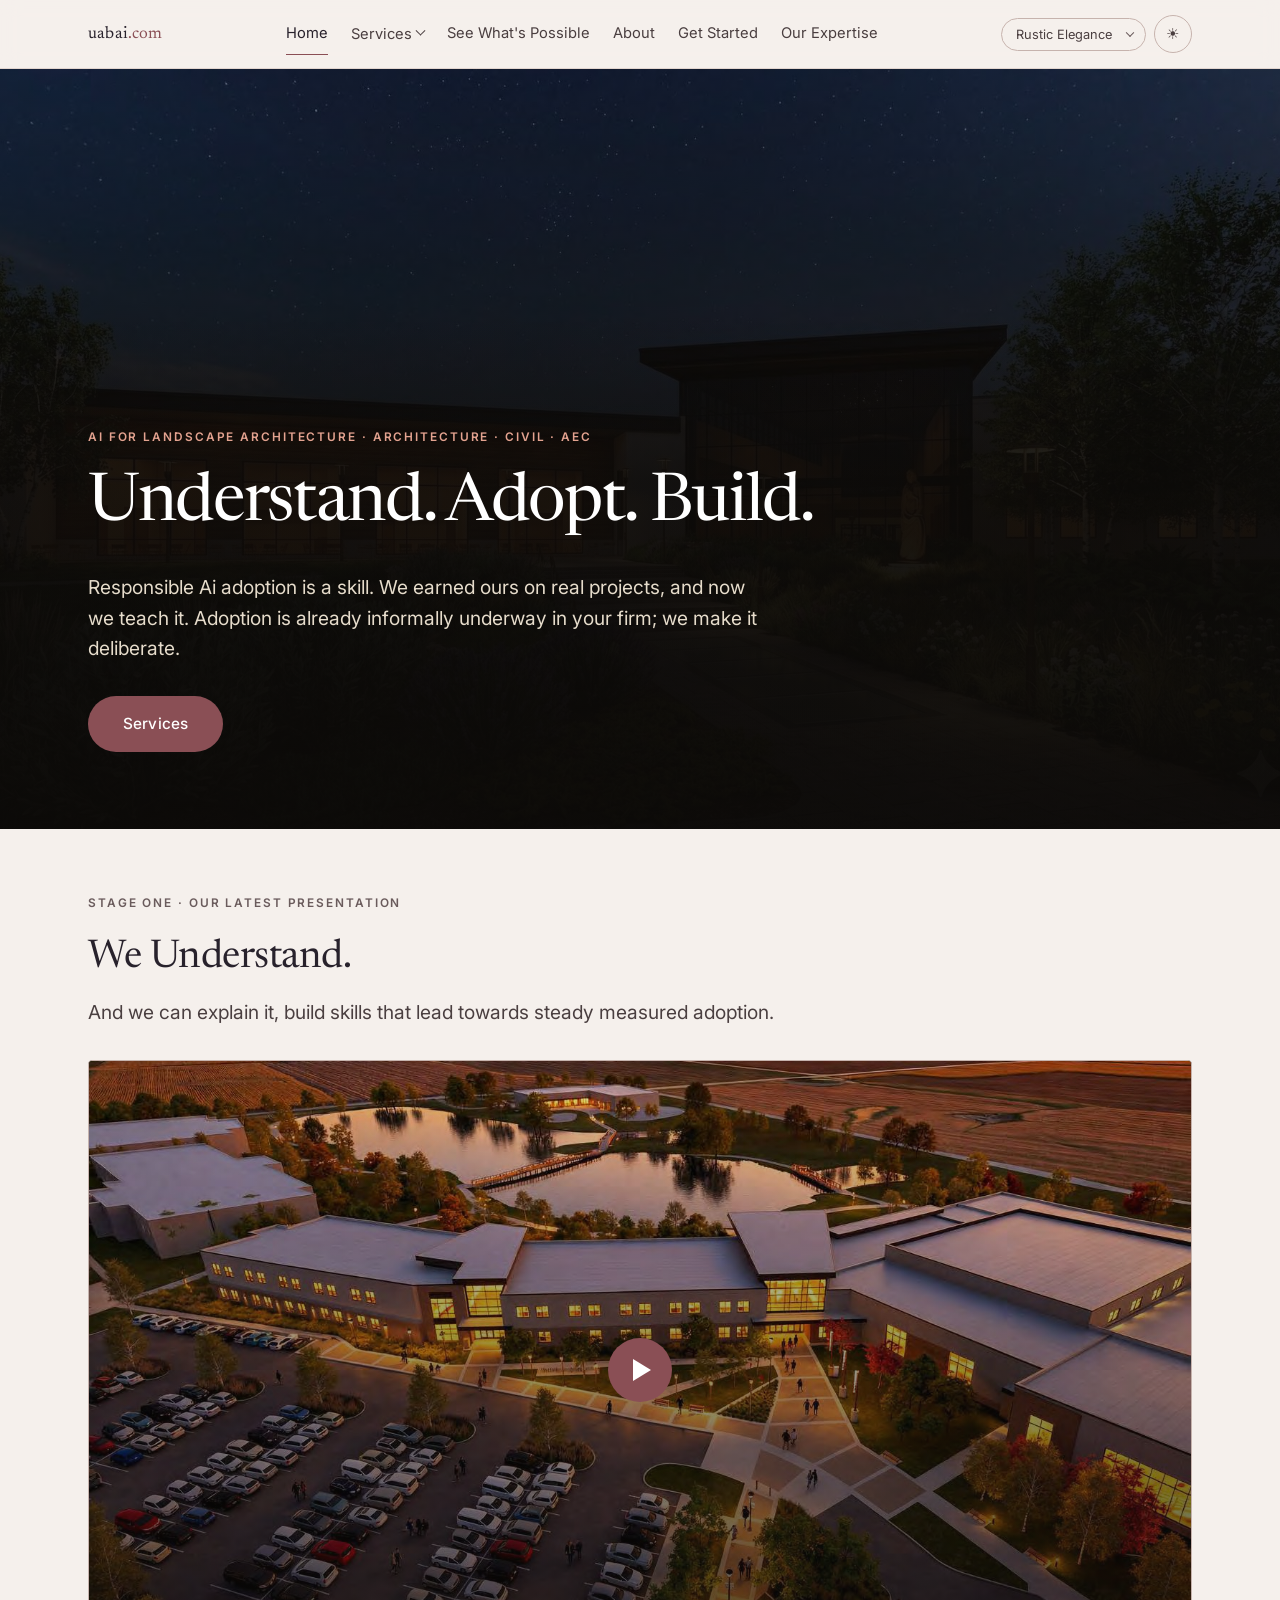
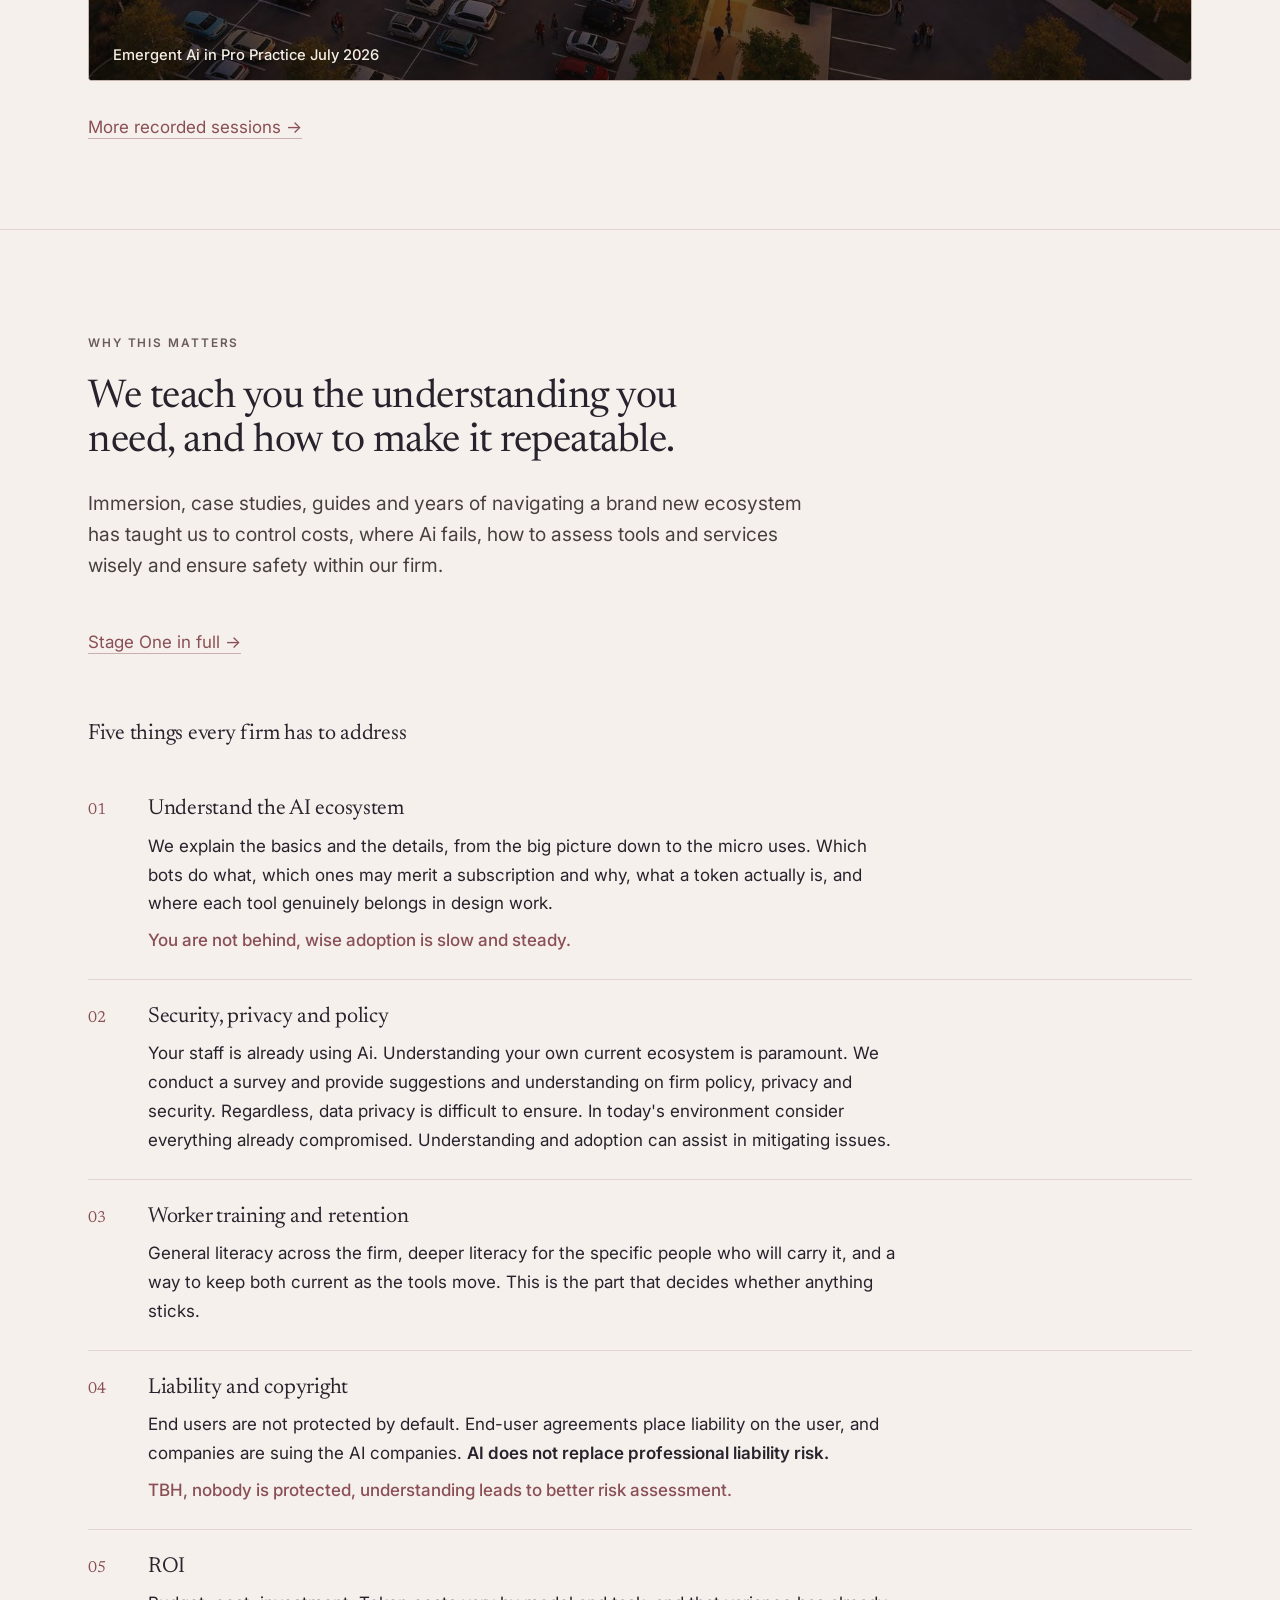
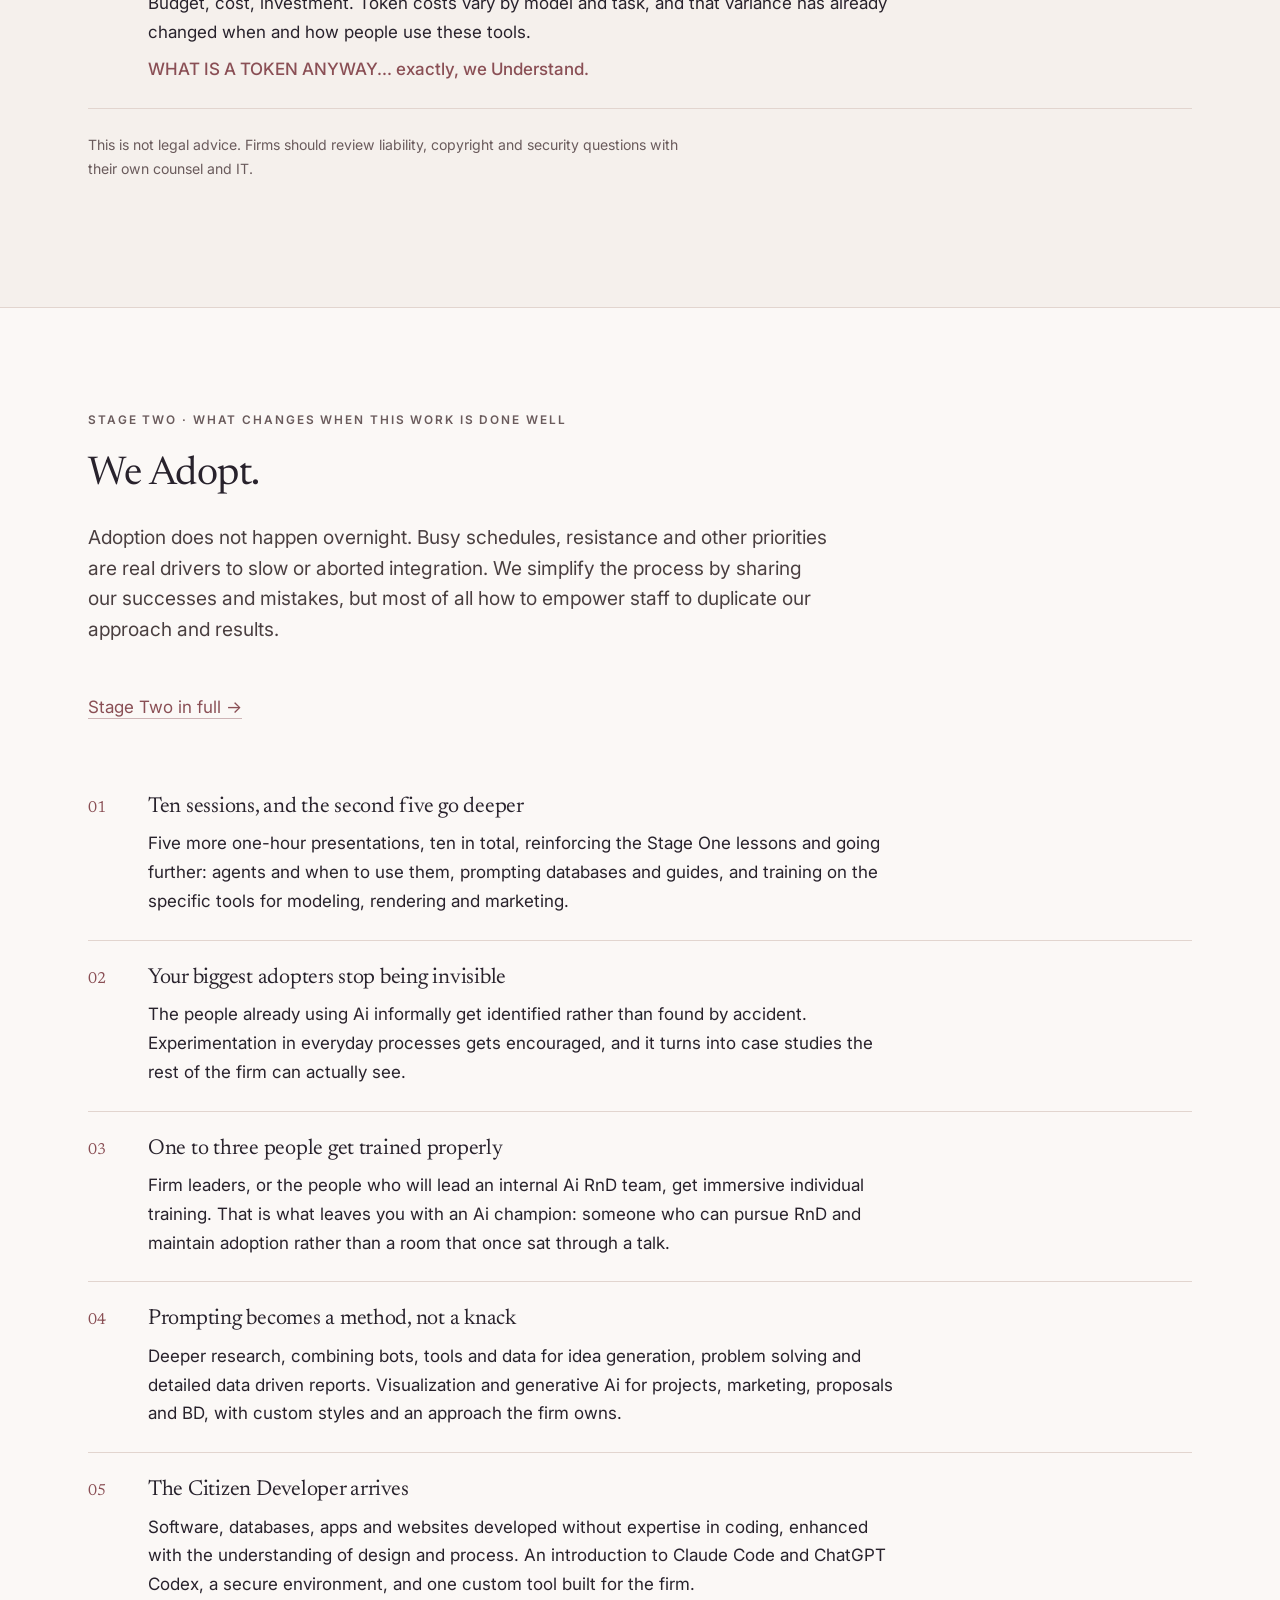
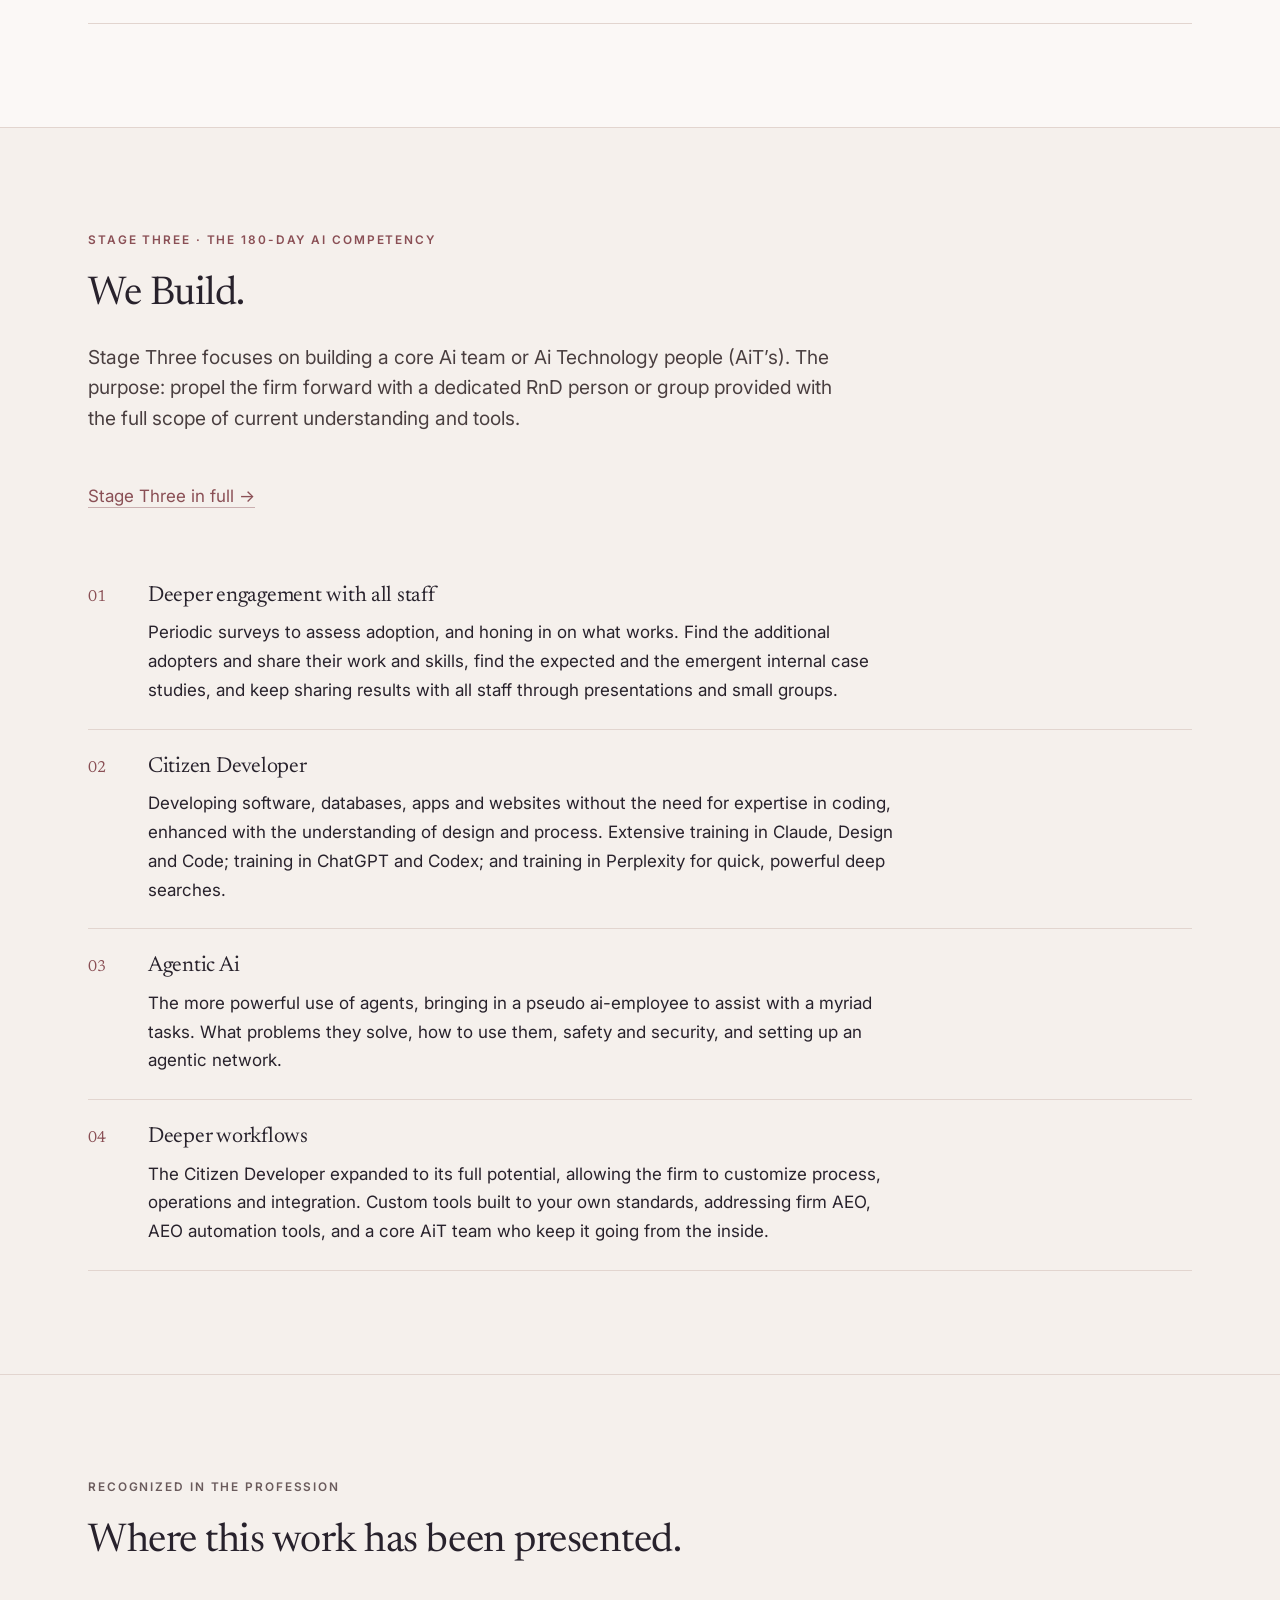
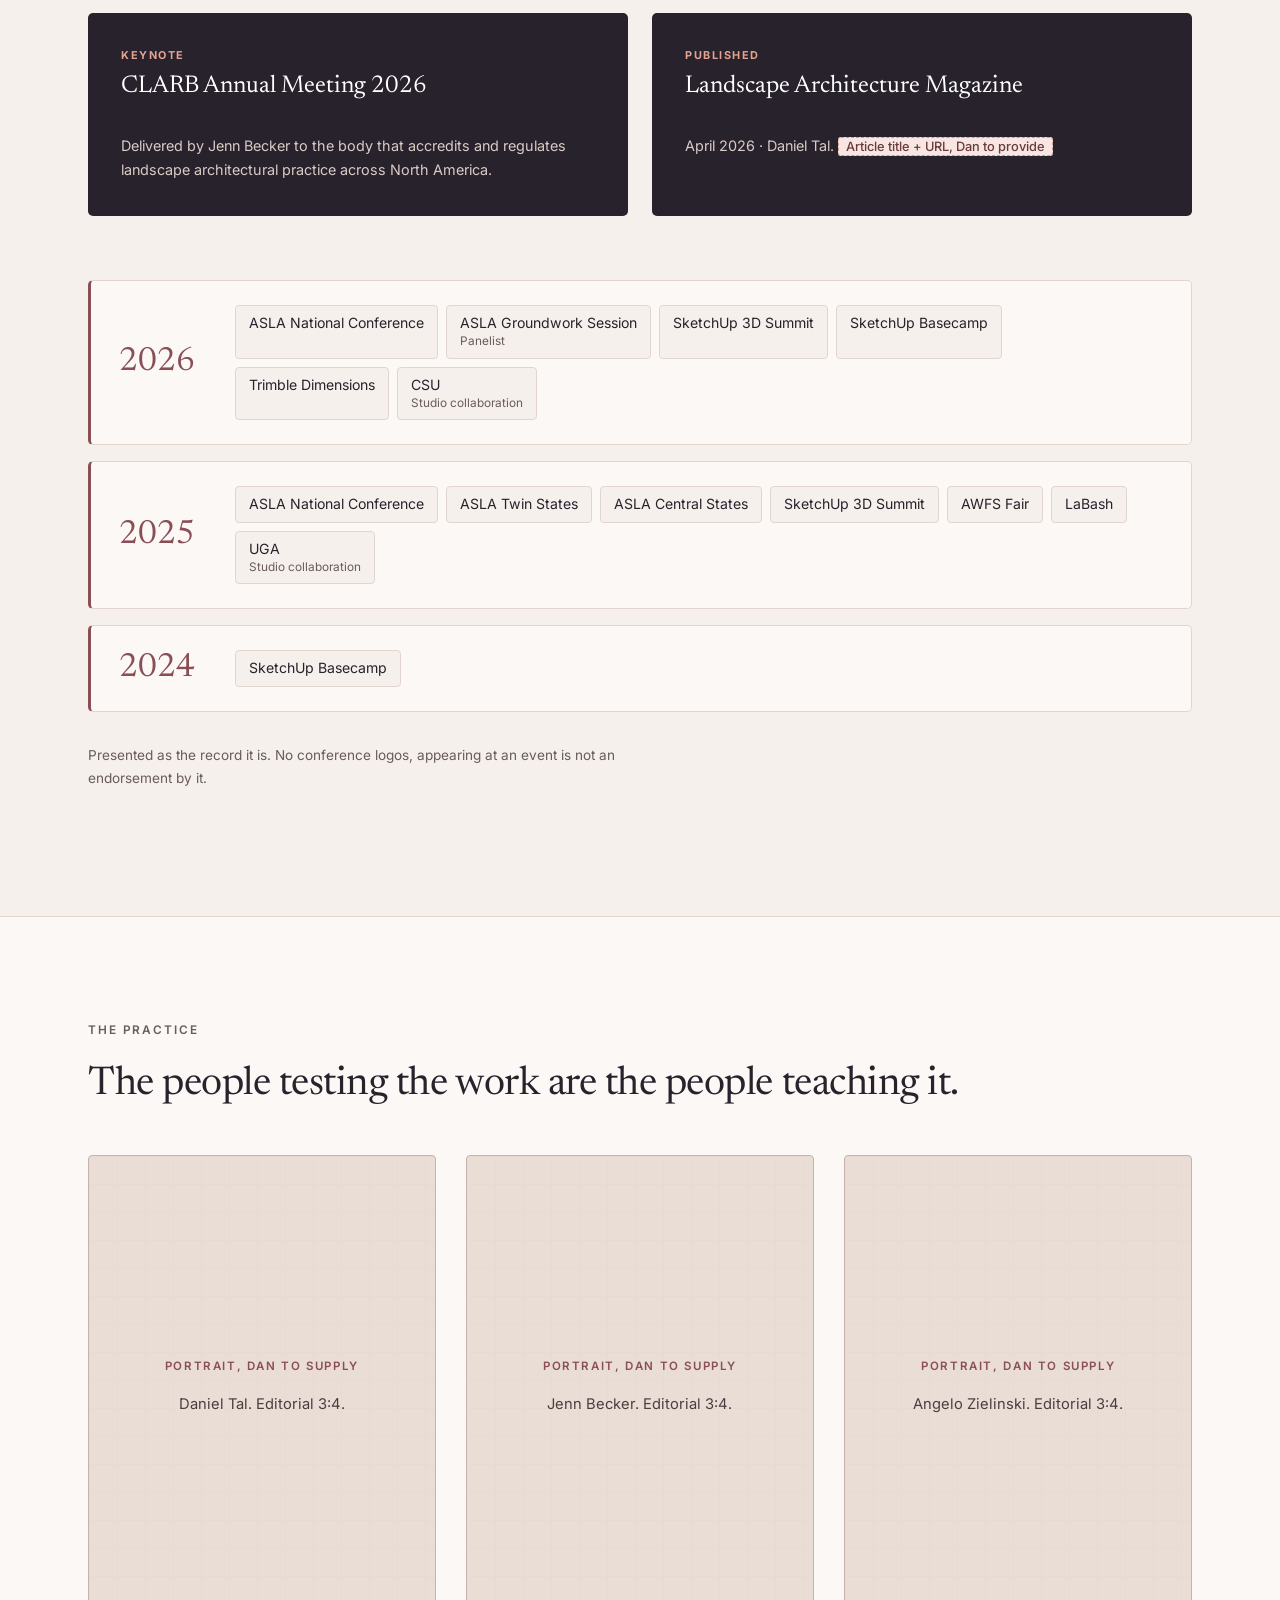
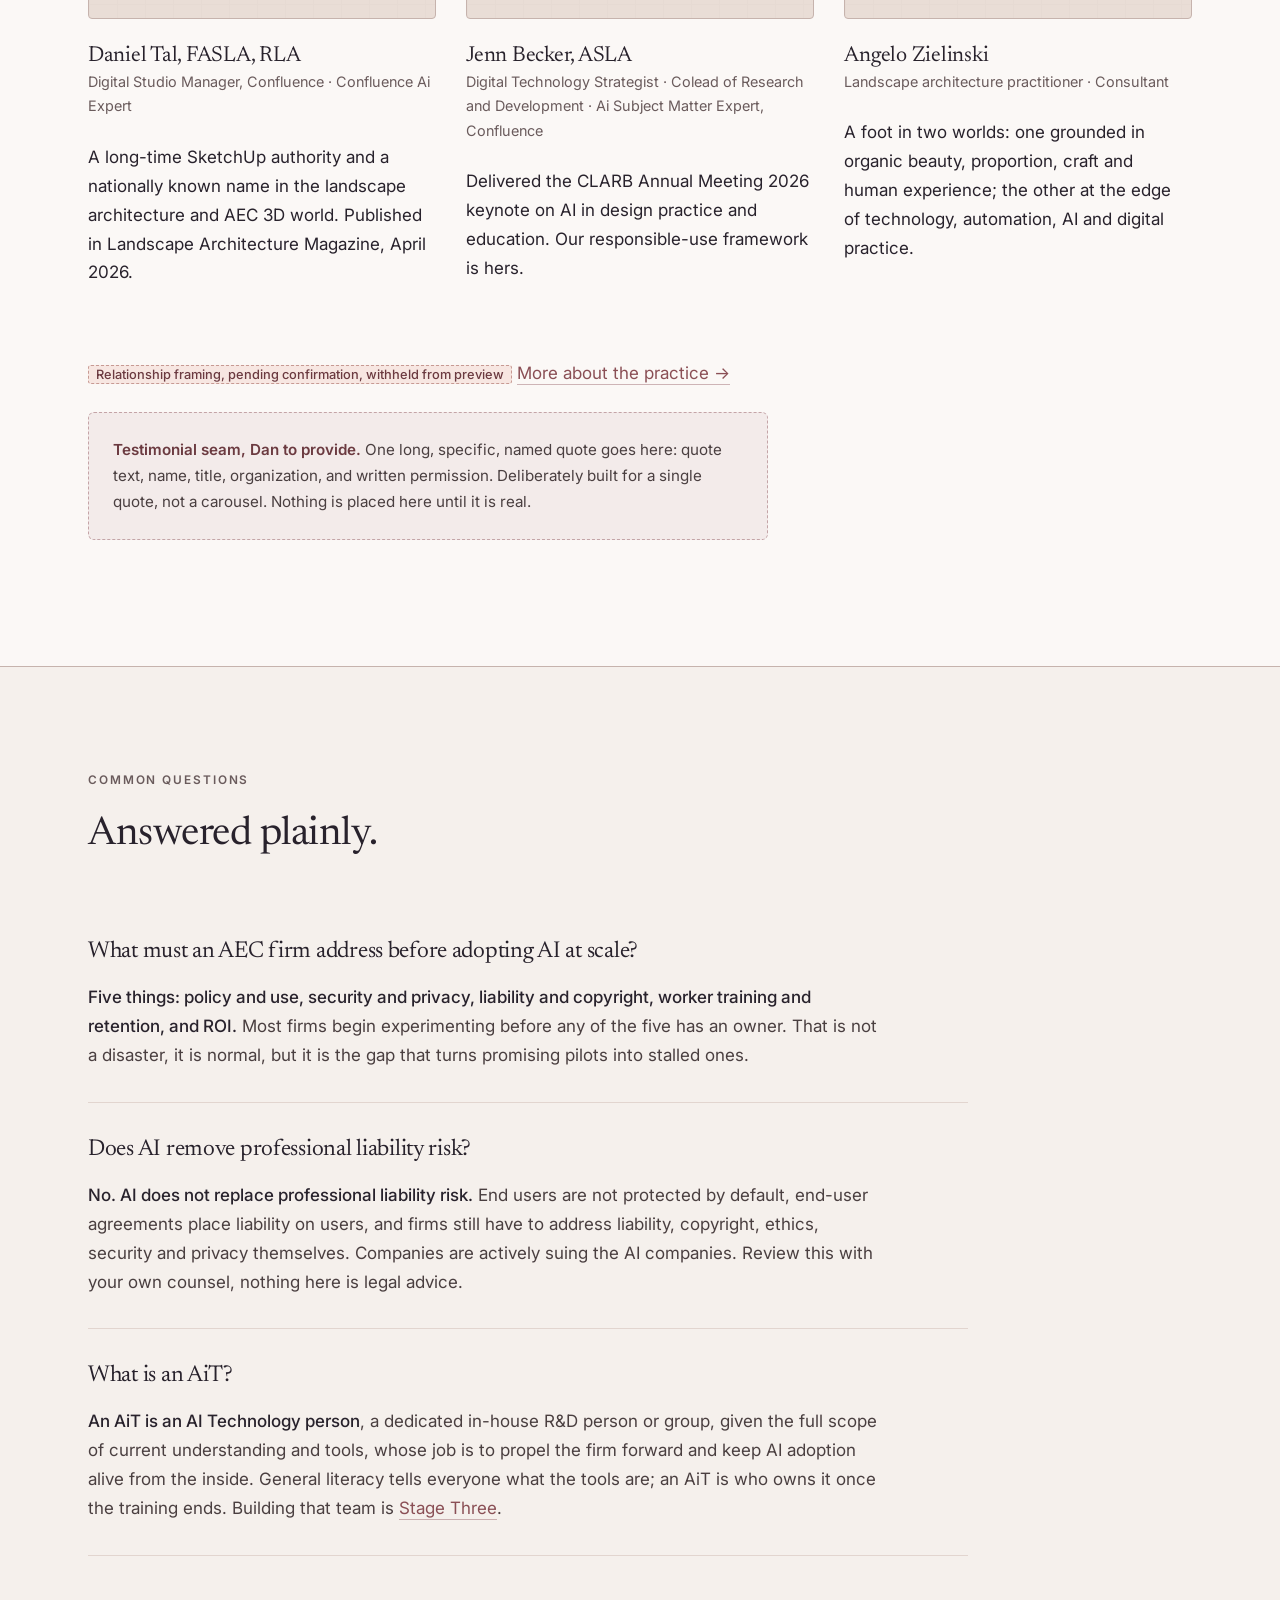
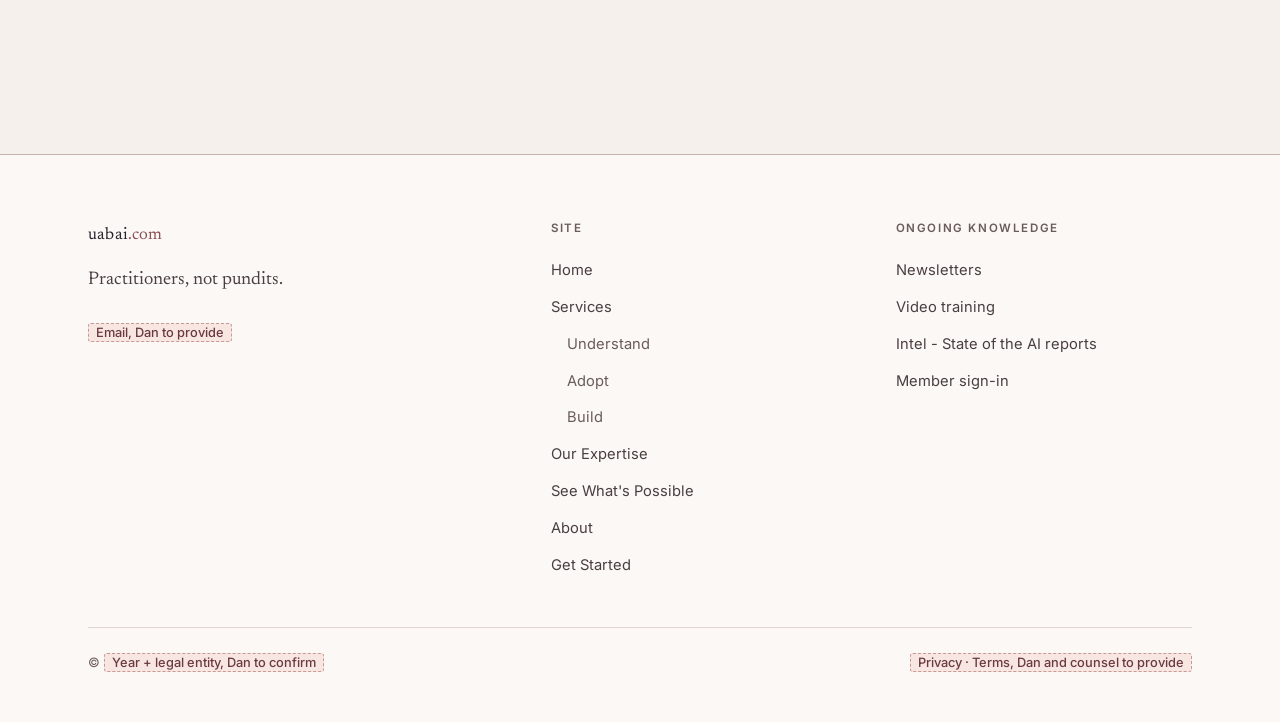
<file: index.html>
<!doctype html>
<html lang="en">
<head>
<meta charset="utf-8">
<meta name="viewport" content="width=device-width, initial-scale=1">
<meta name="robots" content="noindex, nofollow, noarchive, nosnippet, noimageindex">
<meta name="googlebot" content="noindex, nofollow">
<title>UABAi | Understand. Adopt. Build. | AI consulting for AEC</title>
<meta name="description" content="Understand. Adopt. Build. Responsible Ai adoption is a skill. We earned ours on real projects, and now we teach it to landscape architecture, architecture, civil and AEC firms. Adoption is already informally underway in your firm; we make it deliberate.">
<link rel="canonical" href="https://uabai.com/">
<meta property="og:title" content="UABAi | Understand. Adopt. Build.">
<meta property="og:description" content="Responsible Ai adoption is a skill. We earned ours on real projects, and now we teach it. Adoption is already informally underway in your firm; we make it deliberate.">
<meta property="og:type" content="website">
<meta property="og:url" content="https://uabai.com/">
<link rel="preconnect" href="https://fonts.googleapis.com">
<link rel="preconnect" href="https://fonts.gstatic.com" crossorigin>
<link href="https://fonts.googleapis.com/css2?family=Newsreader:opsz,wght@6..72,300;6..72,400;6..72,500&family=Inter:wght@400;500;600&display=swap" rel="stylesheet">
<link rel="stylesheet" href="assets/css/site.css?v=20260717j">

<script type="application/ld+json">
{
  "@context": "https://schema.org",
  "@graph": [
    {
      "@type": "Organization",
      "@id": "https://uabai.com/#organization",
      "name": "UABAi",
      "description": "An AI consultancy for landscape architecture, architecture, civil engineering and AEC firms, focused on AI literacy, policy and governance, training, answer engine optimization, workflows, and custom tools."
    },
    {
      "@type": "Person",
      "@id": "https://uabai.com/#daniel-tal",
      "name": "Daniel Tal",
      "honorificSuffix": "FASLA, RLA",
      "jobTitle": "Digital Studio Manager",
      "worksFor": { "@type": "Organization", "name": "Confluence" }
    },
    {
      "@type": "Person",
      "@id": "https://uabai.com/#jenn-becker",
      "name": "Jenn Becker",
      "honorificSuffix": "ASLA",
      "jobTitle": "Digital Technology Strategist; Colead of Research and Development; Ai Subject Matter Expert",
      "worksFor": { "@type": "Organization", "name": "Confluence" }
    },
    {
      "@type": "WebPage",
      "@id": "https://uabai.com/#webpage",
      "url": "https://uabai.com/",
      "isPartOf": { "@id": "https://uabai.com/#organization" }
    },
    {
      "@type": "FAQPage",
      "@id": "https://uabai.com/#faq",
      "mainEntity": [
        {
          "@type": "Question",
          "name": "What must an AEC firm address before adopting AI at scale?",
          "acceptedAnswer": {
            "@type": "Answer",
            "text": "Five things: policy and use, security and privacy, liability and copyright, worker training and retention, and ROI. Most firms begin experimenting before any of the five has an owner."
          }
        },
        {
          "@type": "Question",
          "name": "Does AI remove professional liability risk?",
          "acceptedAnswer": {
            "@type": "Answer",
            "text": "No. AI does not replace professional liability risk. End users are not protected by default, end-user agreements place liability on users, and firms still have to address liability, copyright, ethics, security and privacy themselves."
          }
        },
        {
          "@type": "Question",
          "name": "What is an AiT?",
          "acceptedAnswer": {
            "@type": "Answer",
            "text": "An AiT is an AI Technology person, a dedicated in-house R&D person or group, given the full scope of current understanding and tools, whose job is to propel the firm forward and keep AI adoption alive from the inside. General literacy tells everyone what the tools are; an AiT is who owns it once the training ends."
          }
        }
      ]
    }
  ]
}
</script>
</head>
<body>
<a class="skip" href="#main">Skip to content</a>


<header class="site-header">
  <div class="shell site-header__in">
    <a class="wordmark" href="index.html">uabai<span>.com</span></a>
    <nav class="nav" id="primary-nav" aria-label="Primary">
      <a href="index.html" aria-current="page">Home</a>
      <span class="nav__item" data-open="false">
        <button class="nav__trigger" type="button" aria-expanded="false"
                aria-controls="services-menu">
          Services <span class="nav__caret" aria-hidden="true"></span>
        </button>
        <div class="nav__menu" id="services-menu">
          <a href="services.html"><strong>All services</strong><small>The three stages, side by side</small></a>
          <hr>
          <a class="nav__stage stage--understand" href="stage-understand.html">
            <i>01</i><span><strong>Understand</strong><small>60-Day AI Accelerator · $10k to $15k</small></span></a>
          <a class="nav__stage stage--adopt" href="stage-adopt.html">
            <i>02</i><span><strong>Adopt</strong><small>90-Day AI Immersion · $20k to $25k</small></span></a>
          <a class="nav__stage stage--build" href="stage-build.html">
            <i>03</i><span><strong>Build</strong><small>180-Day AI Competency · $30k to $40k</small></span></a>
        </div>
      </span>
      <a href="possibilities.html">See What's Possible</a>
      <a href="about.html">About</a>
      <a href="contact.html">Get Started</a>
      <a href="expertise.html">Our Expertise</a>
    </nav>
    <div class="header-tools">
      <span class="style-pick">
        <label class="visually-hidden" for="style-pick">Style template</label>
        <select id="style-pick" data-palette-pick>
          <option value="rustic">Rustic Elegance</option>
          <option value="autumn">Autumn Harvest</option>
          <option value="urban">Urban Retreat</option>
          <option value="blush">Blush Tide</option>
        </select>
      </span>
      <button class="icon-btn" data-theme-toggle type="button" aria-label="Toggle theme">☀</button>
      <button class="icon-btn nav-toggle" data-nav-toggle type="button"
              aria-expanded="false" aria-controls="primary-nav" aria-label="Menu">☰</button>
    </div>
  </div>
</header>

<main id="main">

  <!-- ---------------------------------------------------------- hero -->
  <section class="hero hero--image">
    <div class="hero__media">
      <img src="assets/img/render-photoreal-night.jpg" width="2000" height="1125" fetchpriority="high"
           alt="Photoreal night rendering of a low civic building with warm-lit glazing, a
                double-height glass volume and layered native planting along a stone path, generated from a flat-colour SketchUp massing model with all geometry, camera
                angle and composition preserved.">
    </div>
    <div class="shell hero__body">
      <span class="eyebrow">AI for Landscape Architecture · Architecture · Civil · AEC</span>
      <h1 style="max-width:none">Understand. Adopt. Build.</h1>
      <p class="lead">Responsible Ai adoption is a skill. We earned ours on real projects, and now
      we teach it. Adoption is already informally underway in your firm; we make it deliberate.</p>
      <div class="cta-row">
        <a class="btn btn--primary" href="services.html">Services</a>
      </div>
    </div>
  </section>


  <!-- ------------------------------------------------ latest presentation -->
  <section class="section--tight">
    <div class="shell">
      <span class="eyebrow">Stage one · our latest presentation</span>
      <h2 style="margin-bottom:var(--s3)">We Understand.</h2>
      <p class="lead" style="margin-bottom:var(--s5)">And we can explain it, build skills that
      lead towards steady measured adoption.</p>

      <figure style="margin:0">
        <div class="video" data-video="XfX8tMhhRlc">
          <button class="video__poster" type="button"
                  aria-label="Play: Emergent Ai in Pro Practice July 2026">
            <img src="assets/img/aerial-sunset.jpg" width="1536" height="1024"
                 alt="Photoreal aerial rendering at sunset of a civic campus, the kind of
                      post-processed output this session walks through.">
            <span class="video__play" aria-hidden="true"></span>
            <span class="video__label">Emergent Ai in Pro Practice July 2026</span>
          </button>
        </div>
      </figure>

      <p style="margin-top:var(--s5)"><a class="link-quiet" href="possibilities.html#see-it-done">More recorded sessions →</a></p>
    </div>
  </section>

  <!-- -------------------------------------------------- why this matters -->
  <section class="rule-top">
    <div class="shell">
      <span class="eyebrow">Why this matters</span>
      <h2>We teach you the understanding you need, and how to make it repeatable.</h2>
      <p class="lead" style="margin-top:var(--s4)">Immersion, case studies, guides and years of
      navigating a brand new ecosystem has taught us to control costs, where Ai fails, how to
      assess tools and services wisely and ensure safety within our firm.</p>

      <p style="margin-top:var(--s6)"><a class="link-quiet" href="stage-understand.html">Stage One in full →</a></p>

      <h3 style="margin-top:var(--s7); margin-bottom:var(--s4)">Five things every firm has to address</h3>
      <ol class="list-num">
        <li>
          <div>
            <h3>Understand the AI ecosystem</h3>
            <p>We explain the basics and the details, from the big picture down to the micro uses.
            Which bots do what, which ones may merit a subscription and why, what a token actually is,
            and where each tool genuinely belongs in design work.</p>
            <p class="beat">You are not behind, wise adoption is slow and steady.</p>
          </div>
        </li>
        <li>
          <div>
            <h3>Security, privacy and policy</h3>
            <p>Your staff is already using Ai. Understanding your own current ecosystem is
            paramount. We conduct a survey and provide suggestions and understanding on firm policy,
            privacy and security. Regardless, data privacy is difficult to ensure. In today's
            environment consider everything already compromised. Understanding and adoption can
            assist in mitigating issues.</p>
          </div>
        </li>
        <li>
          <div>
            <h3>Worker training and retention</h3>
            <p>General literacy across the firm, deeper literacy for the specific people who will
            carry it, and a way to keep both current as the tools move. This is the part that decides
            whether anything sticks.</p>
          </div>
        </li>
        <li>
          <div>
            <h3>Liability and copyright</h3>
            <p>End users are not protected by default. End-user agreements place liability on the
            user, and companies are suing the AI companies. <strong>AI does not replace professional
            liability risk.</strong></p>
            <p class="beat">TBH, nobody is protected, understanding leads to better risk assessment.</p>
          </div>
        </li>
        <li>
          <div>
            <h3>ROI</h3>
            <p>Budget, cost, investment. Token costs vary by model and task, and that variance has
            already changed when and how people use these tools.</p>
            <p class="beat">WHAT IS A TOKEN ANYWAY... exactly, we Understand.</p>
          </div>
        </li>
      </ol>

      <p class="dim" style="font-size:.88rem; margin-top:var(--s4)">This is not legal advice. Firms
      should review liability, copyright and security questions with their own counsel and IT.</p>
    </div>
  </section>

  <!-- --------------------------------------------------- what changes -->
  <section class="bg-lifted rule-top">
    <div class="shell">
      <span class="eyebrow">Stage two · what changes when this work is done well</span>
      <h2>We Adopt.</h2>
      <p class="lead" style="margin-top:var(--s4)">Adoption does not happen overnight. Busy
      schedules, resistance and other priorities are real drivers to slow or aborted integration.
      We simplify the process by sharing our successes and mistakes, but most of all how to
      empower staff to duplicate our approach and results.</p>

      <p style="margin-top:var(--s6)"><a class="link-quiet" href="stage-adopt.html">Stage Two in full →</a></p>

      <ol class="list-num" style="margin-top:var(--s6)">
        <li>
          <div>
            <h3>Ten sessions, and the second five go deeper</h3>
            <p>Five more one-hour presentations, ten in total, reinforcing the Stage One lessons and going
            further: agents and when to use them, prompting databases and guides, and training on the
            specific tools for modeling, rendering and marketing.</p>
          </div>
        </li>
        <li>
          <div>
            <h3>Your biggest adopters stop being invisible</h3>
            <p>The people already using Ai informally get identified rather than found by accident.
            Experimentation in everyday processes gets encouraged, and it turns into case studies the rest
            of the firm can actually see.</p>
          </div>
        </li>
        <li>
          <div>
            <h3>One to three people get trained properly</h3>
            <p>Firm leaders, or the people who will lead an internal Ai RnD team, get immersive individual
            training. That is what leaves you with an Ai champion: someone who can pursue RnD and maintain
            adoption rather than a room that once sat through a talk.</p>
          </div>
        </li>
        <li>
          <div>
            <h3>Prompting becomes a method, not a knack</h3>
            <p>Deeper research, combining bots, tools and data for idea generation, problem solving and
            detailed data driven reports. Visualization and generative Ai for projects, marketing, proposals
            and BD, with custom styles and an approach the firm owns.</p>
          </div>
        </li>
        <li>
          <div>
            <h3>The Citizen Developer arrives</h3>
            <p>Software, databases, apps and websites developed without expertise in coding, enhanced with the
            understanding of design and process. An introduction to Claude Code and ChatGPT Codex, a secure
            environment, and one custom tool built for the firm.</p>
          </div>
        </li>
      </ol>
    </div>
  </section>




  <!-- ------------------------------------------------------- we build -->
  <section class="rule-top stage--build">
    <div class="shell">
      <span class="eyebrow eyebrow--stage">Stage three · The 180-Day Ai Competency</span>
      <h2>We Build.</h2>
      <p class="lead" style="margin-top:var(--s4)">Stage Three focuses on
      building a core Ai team or Ai Technology people (AiT&rsquo;s). The purpose: propel the firm
      forward with a dedicated RnD person or group provided with the full scope of current
      understanding and tools.</p>

      <p style="margin-top:var(--s6)"><a class="link-quiet" href="stage-build.html">Stage Three in full →</a></p>

      <ol class="list-num" style="margin-top:var(--s6)">
        <li>
          <div>
            <h3>Deeper engagement with all staff</h3>
            <p>Periodic surveys to assess adoption, and honing in on what works. Find the additional
            adopters and share their work and skills, find the expected and the emergent internal
            case studies, and keep sharing results with all staff through presentations and small
            groups.</p>
          </div>
        </li>
        <li>
          <div>
            <h3>Citizen Developer</h3>
            <p>Developing software, databases, apps and websites without the need for expertise in
            coding, enhanced with the understanding of design and process. Extensive training in
            Claude, Design and Code; training in ChatGPT and Codex; and training in Perplexity for
            quick, powerful deep searches.</p>
          </div>
        </li>
        <li>
          <div>
            <h3>Agentic Ai</h3>
            <p>The more powerful use of agents, bringing in a pseudo ai-employee to assist with a
            myriad tasks. What problems they solve, how to use them, safety and security, and
            setting up an agentic network.</p>
          </div>
        </li>
        <li>
          <div>
            <h3>Deeper workflows</h3>
            <p>The Citizen Developer expanded to its full potential, allowing the firm to customize
            process, operations and integration. Custom tools built to your own standards,
            addressing firm AEO, AEO automation tools, and a core AiT team who keep it going from
            the inside.</p>
          </div>
        </li>
      </ol>
    </div>
  </section>

  <!-- ---------------------------------------------------- credentials -->
  <section class="rule-top">
    <div class="shell">
      <span class="eyebrow">Recognized in the profession</span>
      <h2>Where this work has been presented.</h2>

      <div class="cred-feature" style="margin-top:var(--s6)">
        <article class="cred-card">
          <span class="cred-card__kind">Keynote</span>
          <p class="cred-card__name">CLARB Annual Meeting 2026</p>
          <p class="cred-card__meta">Delivered by Jenn Becker to the body that accredits and
          regulates landscape architectural practice across North America.</p>
        </article>
        <article class="cred-card">
          <span class="cred-card__kind">Published</span>
          <p class="cred-card__name">Landscape Architecture Magazine</p>
          <p class="cred-card__meta">April 2026 · Daniel Tal.
          <span class="ph">Article title + URL, Dan to provide</span></p>
        </article>
      </div>

      <div class="cred-years">
        <div class="cred-year">
          <span class="cred-year__y">2026</span>
          <ul class="cred-year__list">
            <li>ASLA National Conference</li>
            <li>ASLA Groundwork Session <span>Panelist</span></li>
            <li>SketchUp 3D Summit</li>
            <li>SketchUp Basecamp</li>
            <li>Trimble Dimensions</li>
            <li>CSU <span>Studio collaboration</span></li>
          </ul>
        </div>
        <div class="cred-year">
          <span class="cred-year__y">2025</span>
          <ul class="cred-year__list">
            <li>ASLA National Conference</li>
            <li>ASLA Twin States</li>
            <li>ASLA Central States</li>
            <li>SketchUp 3D Summit</li>
            <li>AWFS Fair</li>
            <li>LaBash</li>
            <li>UGA <span>Studio collaboration</span></li>
          </ul>
        </div>
        <div class="cred-year">
          <span class="cred-year__y">2024</span>
          <ul class="cred-year__list">
            <li>SketchUp Basecamp</li>
          </ul>
        </div>
      </div>

      <p class="dim" style="font-size:.85rem; margin-top:var(--s5)">Presented as the record it is.
      No conference logos, appearing at an event is not an endorsement by it.</p>
    </div>
  </section>

  <!-- ---------------------------------------------------- the practice -->
  <section class="bg-lifted rule-top">
    <div class="shell">
      <span class="eyebrow">The practice</span>
      <h2>The people testing the work are the people teaching it.</h2>
      <div class="grid grid--3" style="margin-top:var(--s6)">
        <div>
          <figure>
            <div class="proof-slot proof-slot--portrait">
              <span class="proof-slot__label">Portrait, Dan to supply</span>
              <p class="proof-slot__desc">Daniel Tal. Editorial 3:4.</p>
            </div>
          </figure>
          <h3 style="margin-top:var(--s4)">Daniel Tal, FASLA, RLA</h3>
          <p class="dim" style="font-size:.9rem">Digital Studio Manager, Confluence · Confluence Ai Expert</p>
          <p>A long-time SketchUp authority and a nationally known name in the landscape architecture
          and AEC 3D world. Published in Landscape Architecture Magazine, April 2026.</p>
        </div>
        <div>
          <figure>
            <div class="proof-slot proof-slot--portrait">
              <span class="proof-slot__label">Portrait, Dan to supply</span>
              <p class="proof-slot__desc">Jenn Becker. Editorial 3:4.</p>
            </div>
          </figure>
          <h3 style="margin-top:var(--s4)">Jenn Becker, ASLA</h3>
          <p class="dim" style="font-size:.9rem">Digital Technology Strategist · Colead of Research and
          Development · Ai Subject Matter Expert, Confluence</p>
          <p>Delivered the CLARB Annual Meeting 2026 keynote on AI in design practice and education.
          Our responsible-use framework is hers.</p>
        </div>
        <div>
          <figure>
            <div class="proof-slot proof-slot--portrait">
              <span class="proof-slot__label">Portrait, Dan to supply</span>
              <p class="proof-slot__desc">Angelo Zielinski. Editorial 3:4.</p>
            </div>
          </figure>
          <h3 style="margin-top:var(--s4)">Angelo Zielinski</h3>
          <p class="dim" style="font-size:.9rem">Landscape architecture practitioner · Consultant</p>
          <p>A foot in two worlds: one grounded in organic beauty, proportion, craft and human
          experience; the other at the edge of technology, automation, AI and digital practice.</p>
        </div>
      </div>

      <p style="margin-top:var(--s6)"><span class="ph">Relationship framing, pending confirmation, withheld from preview</span>
      <a class="link-quiet" href="about.html">More about the practice →</a></p>

      <div class="ph-block">
        <strong>Testimonial seam, Dan to provide.</strong> One long, specific, named quote goes here:
        quote text, name, title, organization, and written permission. Deliberately built for a single
        quote, not a carousel. Nothing is placed here until it is real.
      </div>
    </div>
  </section>

  <!-- ------------------------------------------------------------- faq -->
  <section class="faq rule-top">
    <div class="shell">
      <span class="eyebrow">Common questions</span>
      <h2>Answered plainly.</h2>
      <div style="margin-top:var(--s6)">
        <div class="faq__item">
          <h3 class="faq__q">What must an AEC firm address before adopting AI at scale?</h3>
          <p class="faq__a"><strong>Five things: policy and use, security and privacy, liability and
          copyright, worker training and retention, and ROI.</strong> Most firms begin experimenting
          before any of the five has an owner. That is not a disaster, it is normal, but it is the
          gap that turns promising pilots into stalled ones.</p>
        </div>
        <div class="faq__item">
          <h3 class="faq__q">Does AI remove professional liability risk?</h3>
          <p class="faq__a"><strong>No. AI does not replace professional liability risk.</strong>
          End users are not protected by default, end-user agreements place liability on users, and
          firms still have to address liability, copyright, ethics, security and privacy themselves.
          Companies are actively suing the AI companies. Review this with your own counsel, nothing
          here is legal advice.</p>
        </div>
        <div class="faq__item">
          <h3 class="faq__q">What is an AiT?</h3>
          <p class="faq__a"><strong>An AiT is an AI Technology person</strong>, a dedicated
          in-house R&amp;D person or group, given the full scope of current understanding and tools,
          whose job is to propel the firm forward and keep AI adoption alive from the inside. General
          literacy tells everyone what the tools are; an AiT is who owns it once the training ends.
          Building that team is <a class="link-quiet" href="stage-build.html">Stage Three</a>.</p>
        </div>
      </div>
    </div>
  </section>

</main>

<footer class="site-footer">
  <div class="shell">
    <div class="footer__grid">
      <div>
        <a class="wordmark" href="index.html">uabai<span>.com</span></a>
        <p class="footer__tag">Practitioners, not pundits.</p>
        <p style="font-size:.88rem" class="dim"><span class="ph">Email, Dan to provide</span></p>
      </div>
      <div class="footer__col">
        <h4>Site</h4>
        <ul>
          <li><a href="index.html">Home</a></li>
          <li><a href="services.html">Services</a></li>
          <li class="sub"><a href="stage-understand.html">Understand</a></li>
          <li class="sub"><a href="stage-adopt.html">Adopt</a></li>
          <li class="sub"><a href="stage-build.html">Build</a></li>
          <li><a href="expertise.html">Our Expertise</a></li>
          <li><a href="possibilities.html">See What's Possible</a></li>
          <li><a href="about.html">About</a></li>
          <li><a href="contact.html">Get Started</a></li>
        </ul>
      </div>
      <div class="footer__col">
        <h4>Ongoing Knowledge</h4>
        <ul>
          <li><a href="services.html#ongoing">Newsletters</a></li>
          <li><a href="services.html#ongoing">Video training</a></li>
          <li><a href="services.html#ongoing">Intel - State of the AI reports</a></li>
          <li><a href="services.html#ongoing">Member sign-in</a></li>
        </ul>
      </div>
    </div>
    <div class="footer__base">
      <span>© <span class="ph">Year + legal entity, Dan to confirm</span></span>
      <span><span class="ph">Privacy · Terms, Dan and counsel to provide</span></span>
    </div>
  </div>
</footer>

<script src="assets/js/site.js?v=20260717j"></script>
</body>
</html>
</file>
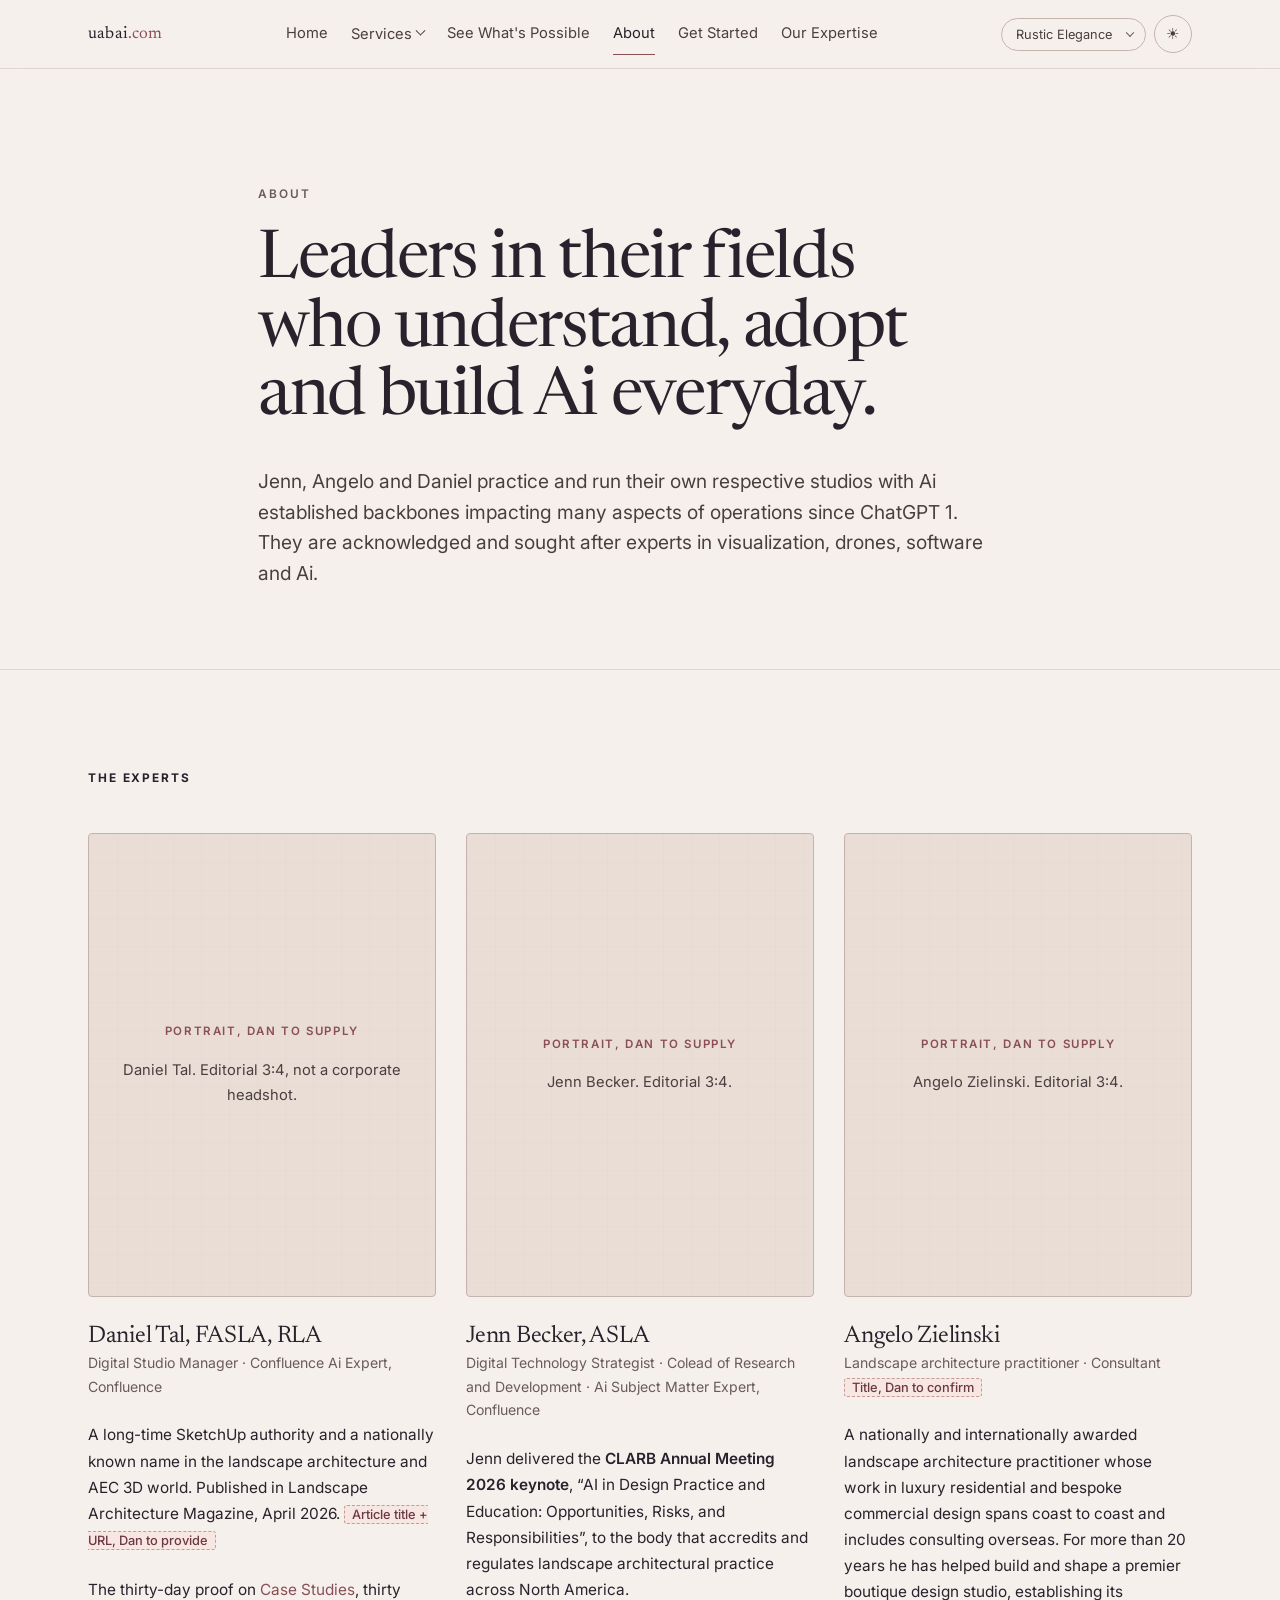
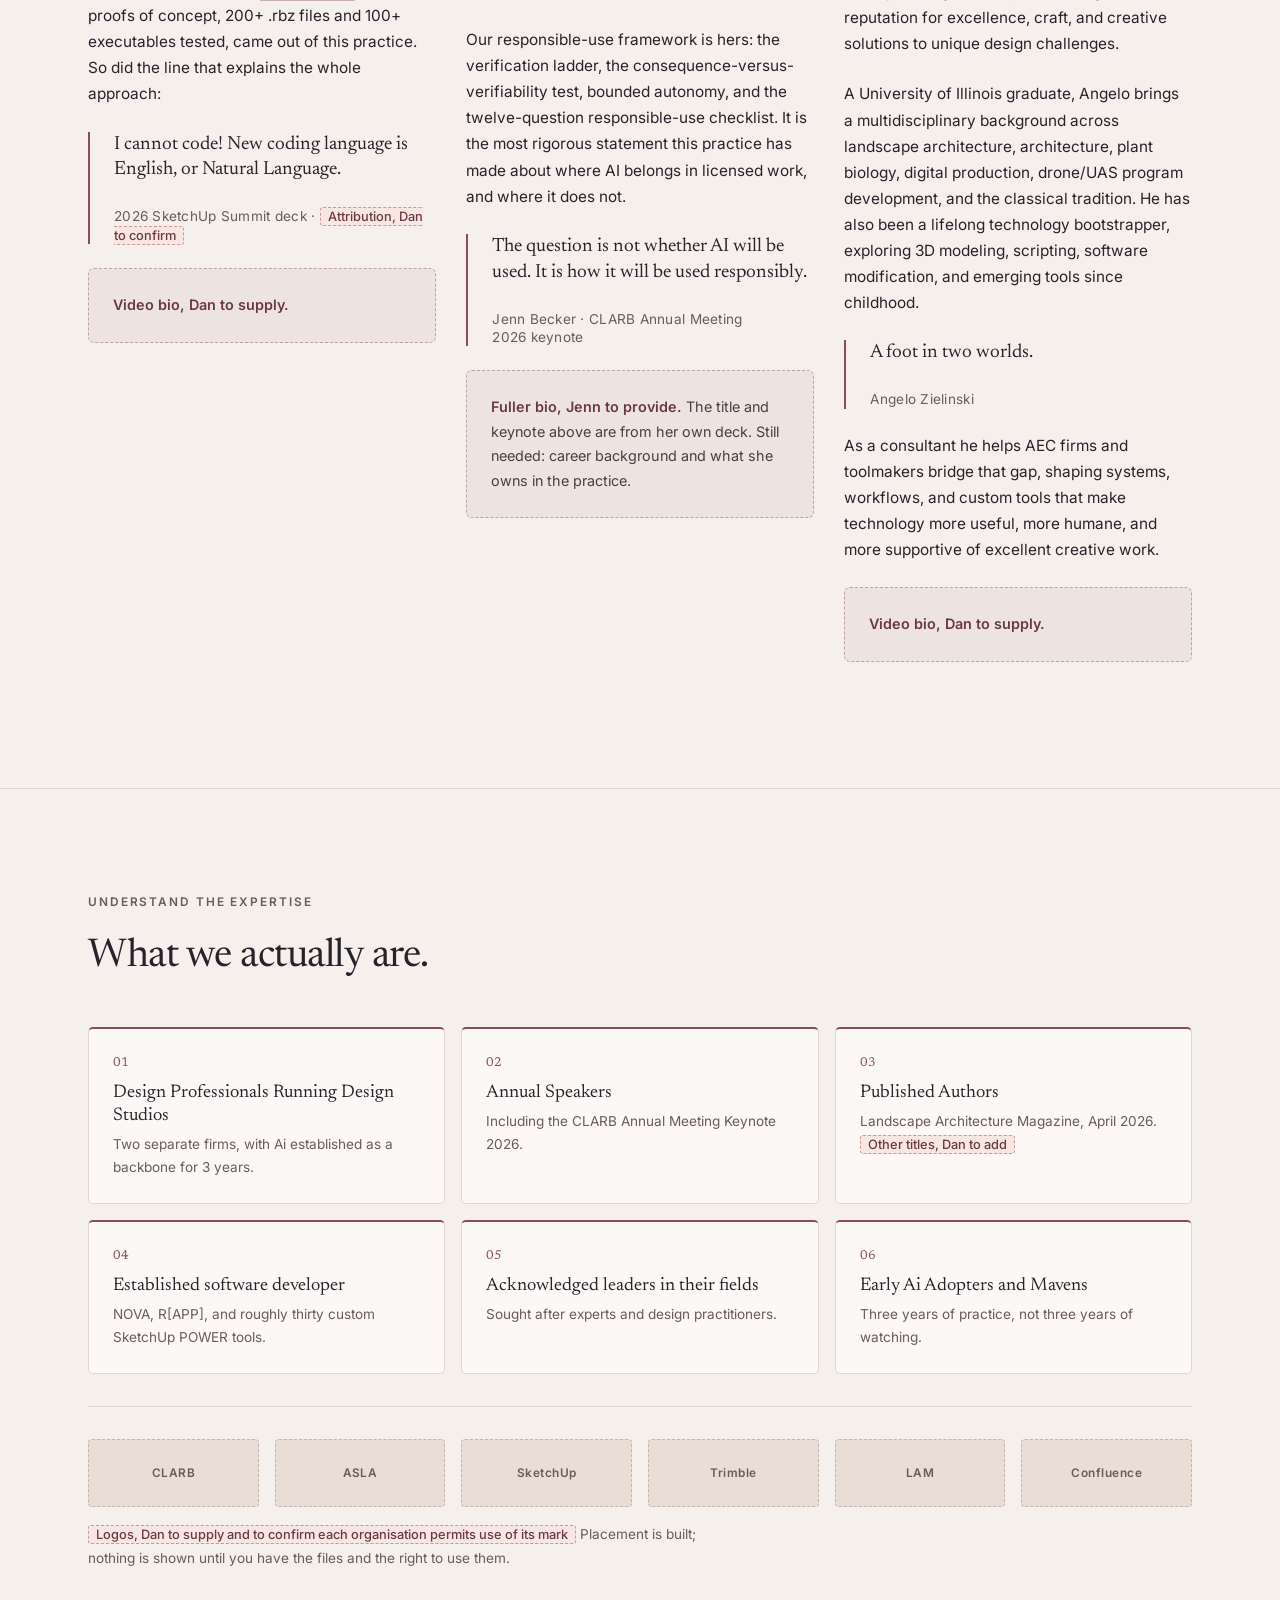
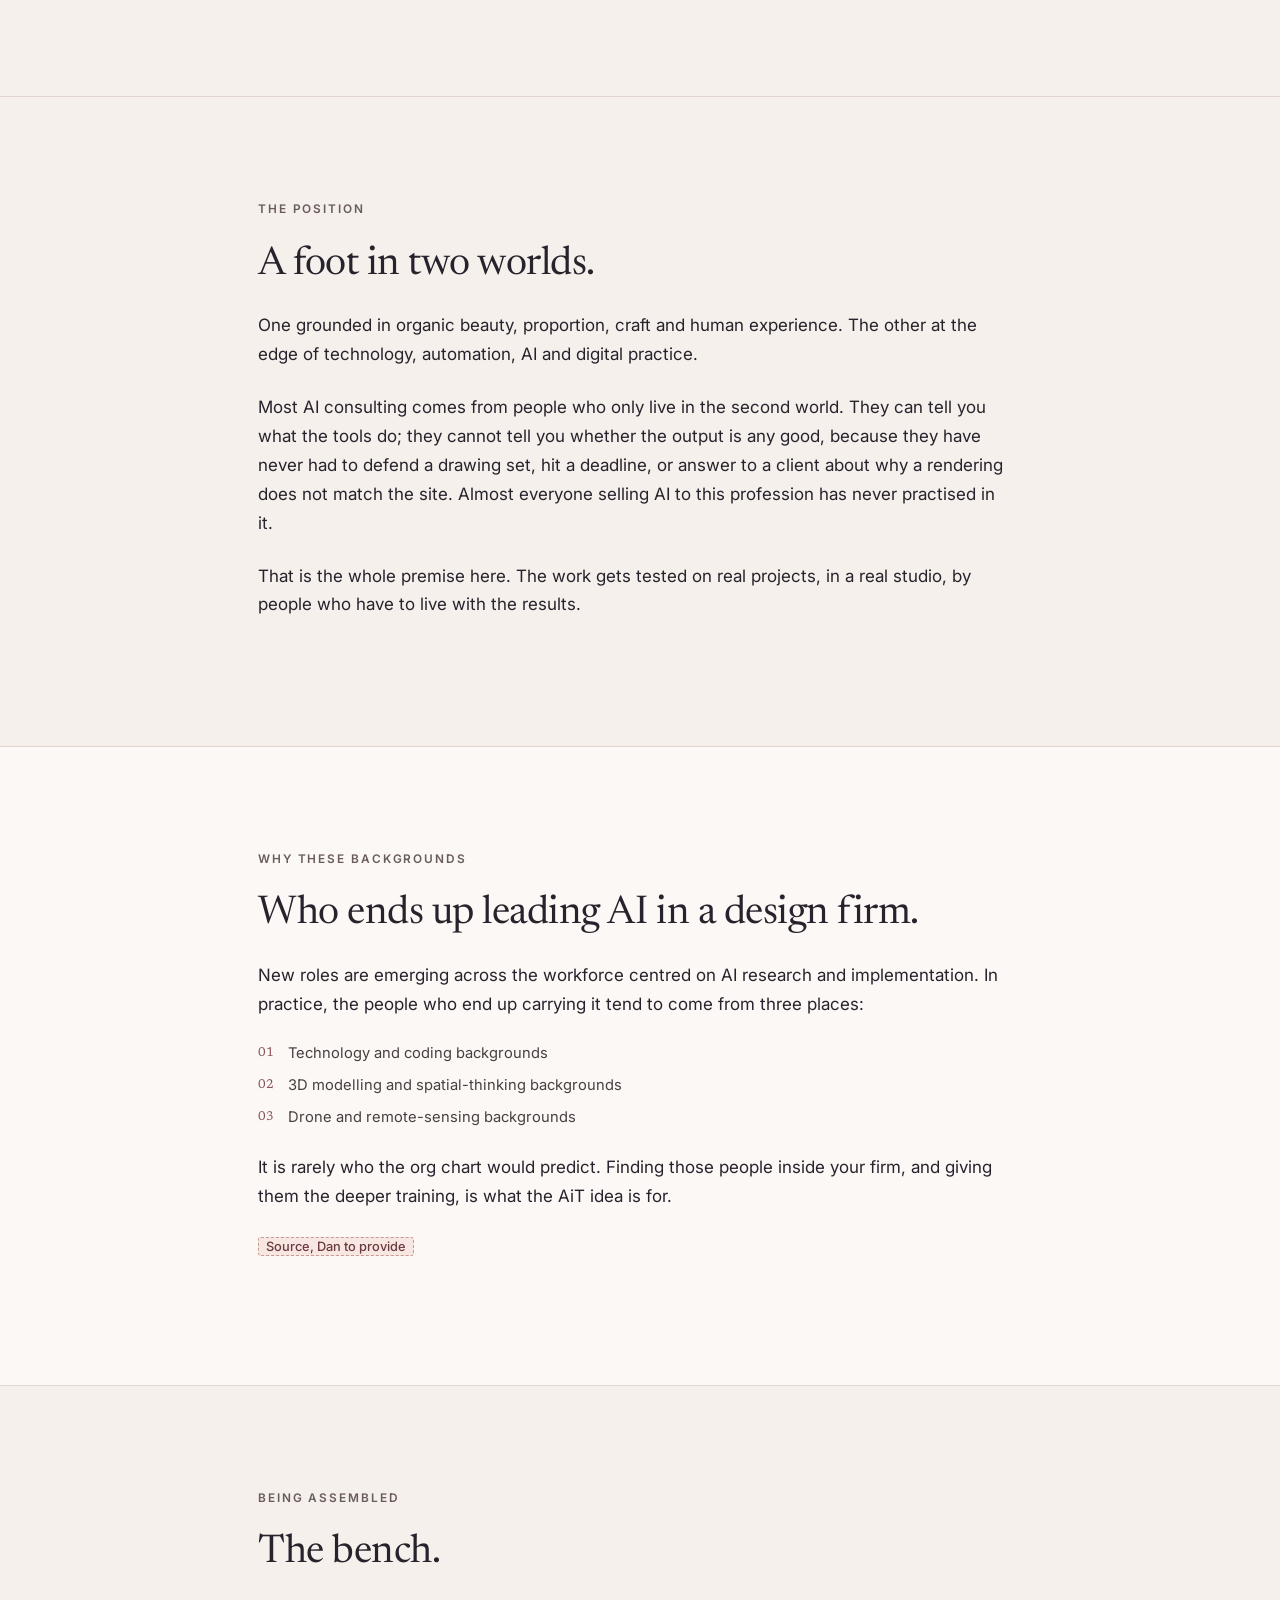
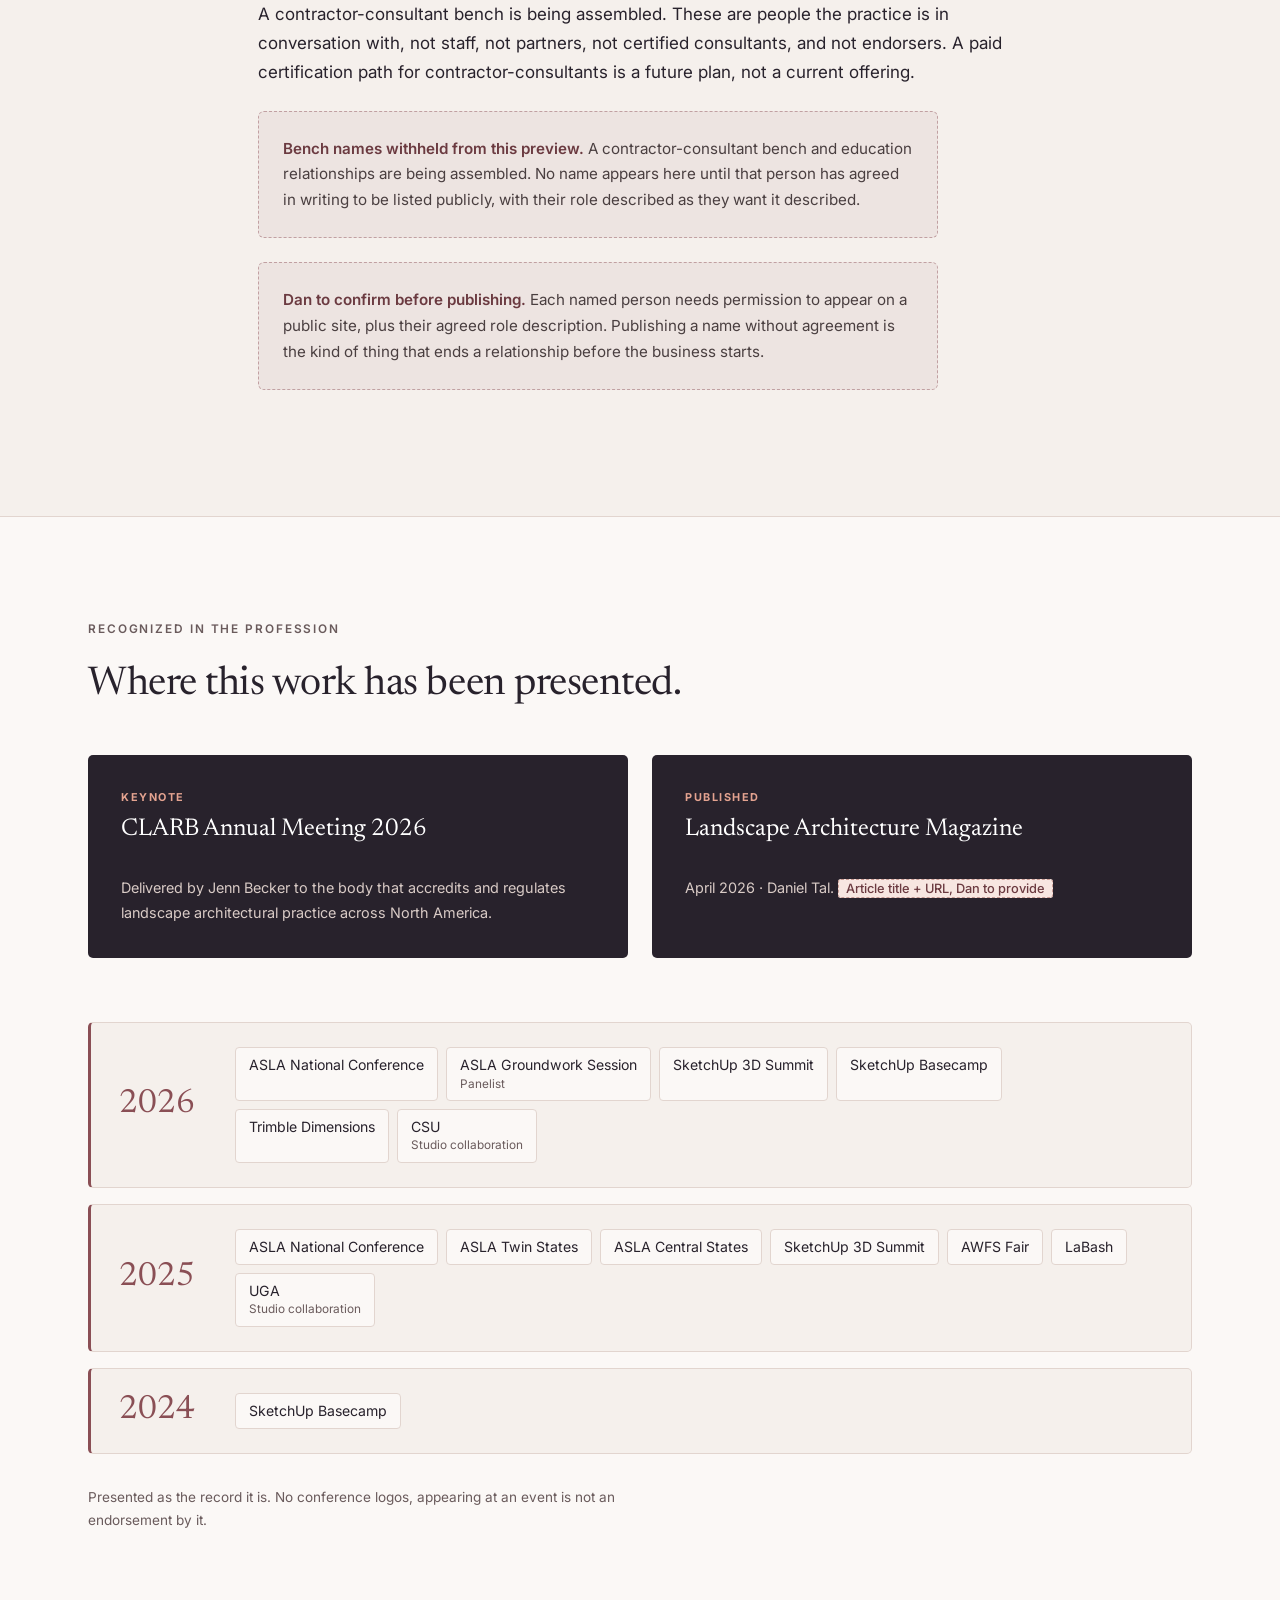
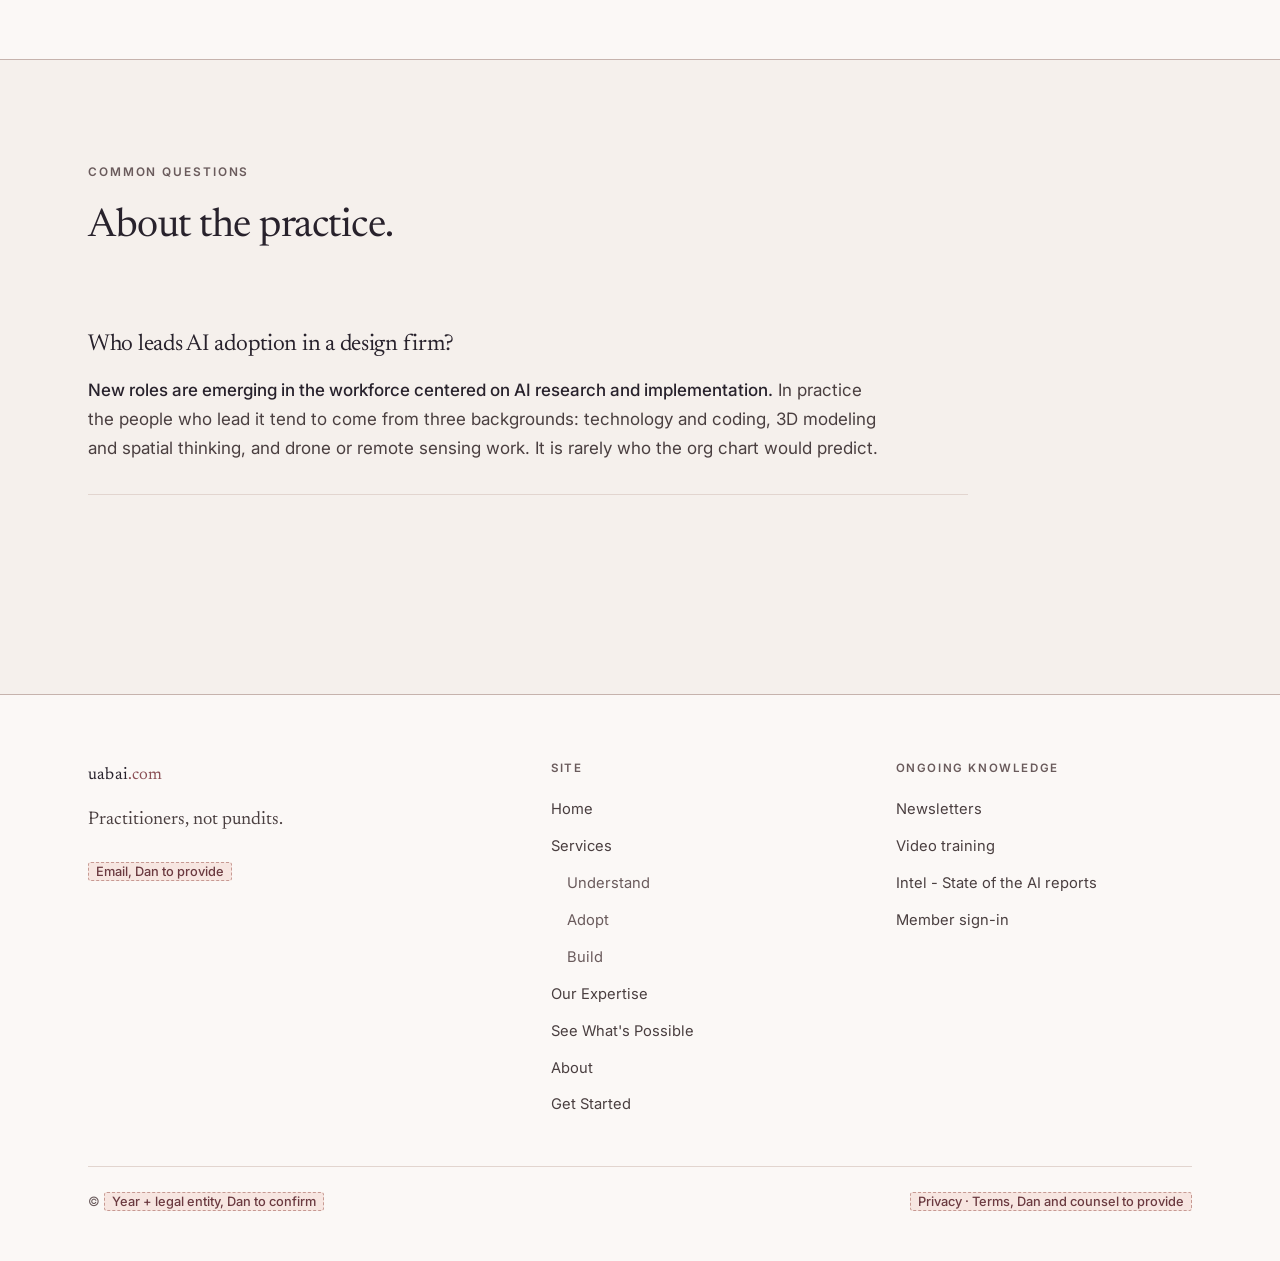
<file: about.html>
<!doctype html>
<html lang="en">
<head>
<meta charset="utf-8">
<meta name="viewport" content="width=device-width, initial-scale=1">
<meta name="robots" content="noindex, nofollow, noarchive, nosnippet, noimageindex">
<meta name="googlebot" content="noindex, nofollow">
<title>About | The practitioners behind the practice | UABAi</title>
<meta name="description" content="Leaders in their fields who understand, adopt and build Ai everyday for over three years. Daniel Tal, Jenn Becker and Angelo Zielinski, design professionals running design studios, annual speakers including the CLARB Annual Meeting Keynote 2026, published authors, early Ai adopters.">
<link rel="canonical" href="https://uabai.com/about">
<link rel="preconnect" href="https://fonts.googleapis.com">
<link rel="preconnect" href="https://fonts.gstatic.com" crossorigin>
<link href="https://fonts.googleapis.com/css2?family=Newsreader:opsz,wght@6..72,300;6..72,400;6..72,500&family=Inter:wght@400;500;600&display=swap" rel="stylesheet">
<link rel="stylesheet" href="assets/css/site.css?v=20260717j">
<script type="application/ld+json">
{
  "@context": "https://schema.org",
  "@graph": [
    {
      "@type": "Person",
      "@id": "https://uabai.com/#daniel-tal",
      "name": "Daniel Tal",
      "honorificSuffix": "FASLA, RLA",
      "jobTitle": "Digital Studio Manager",
      "worksFor": { "@type": "Organization", "name": "Confluence" },
      "knowsAbout": ["Artificial intelligence in AEC", "SketchUp", "3D modeling", "Landscape architecture", "Generative rendering"]
    },
    {
      "@type": "Person",
      "@id": "https://uabai.com/#jenn-becker",
      "name": "Jenn Becker",
      "honorificSuffix": "ASLA",
      "jobTitle": "Digital Technology Strategist; Colead of Research and Development; Ai Subject Matter Expert",
      "worksFor": { "@type": "Organization", "name": "Confluence" },
      "knowsAbout": ["Artificial intelligence in AEC", "Landscape architecture"]
    },
    {
      "@type": "Person",
      "@id": "https://uabai.com/#angelo-zielinski",
      "name": "Angelo Zielinski",
      "description": "A nationally and internationally awarded landscape architecture practitioner working in luxury residential and bespoke commercial design, with a multidisciplinary background across landscape architecture, architecture, plant biology, digital production, drone/UAS program development, and the classical tradition.",
      "alumniOf": { "@type": "CollegeOrUniversity", "name": "University of Illinois" },
      "knowsAbout": ["Landscape architecture", "Artificial intelligence in AEC", "Custom tools and workflows", "Drone and UAS programs"]
    },
    {
      "@type": "FAQPage",
      "@id": "https://uabai.com/about#faq",
      "mainEntity": [
        {
          "@type": "Question",
          "name": "Who leads AI adoption in a design firm?",
          "acceptedAnswer": {
            "@type": "Answer",
            "text": "New roles are emerging in the workforce centered on AI research and implementation. In practice the people who lead it tend to come from three backgrounds: technology and coding, 3D modeling and spatial thinking, and drone or remote sensing work."
          }
        }
      ]
    }
  ]
}
</script>
</head>
<body>
<a class="skip" href="#main">Skip to content</a>


<header class="site-header">
  <div class="shell site-header__in">
    <a class="wordmark" href="index.html">uabai<span>.com</span></a>
    <nav class="nav" id="primary-nav" aria-label="Primary">
      <a href="index.html">Home</a>
      <span class="nav__item" data-open="false">
        <button class="nav__trigger" type="button" aria-expanded="false"
                aria-controls="services-menu">
          Services <span class="nav__caret" aria-hidden="true"></span>
        </button>
        <div class="nav__menu" id="services-menu">
          <a href="services.html"><strong>All services</strong><small>The three stages, side by side</small></a>
          <hr>
          <a class="nav__stage stage--understand" href="stage-understand.html">
            <i>01</i><span><strong>Understand</strong><small>60-Day AI Accelerator · $10k to $15k</small></span></a>
          <a class="nav__stage stage--adopt" href="stage-adopt.html">
            <i>02</i><span><strong>Adopt</strong><small>90-Day AI Immersion · $20k to $25k</small></span></a>
          <a class="nav__stage stage--build" href="stage-build.html">
            <i>03</i><span><strong>Build</strong><small>180-Day AI Competency · $30k to $40k</small></span></a>
        </div>
      </span>
      <a href="possibilities.html">See What's Possible</a>
      <a href="about.html" aria-current="page">About</a>
      <a href="contact.html">Get Started</a>
      <a href="expertise.html">Our Expertise</a>
    </nav>
    <div class="header-tools">
      <span class="style-pick">
        <label class="visually-hidden" for="style-pick">Style template</label>
        <select id="style-pick" data-palette-pick>
          <option value="rustic">Rustic Elegance</option>
          <option value="autumn">Autumn Harvest</option>
          <option value="urban">Urban Retreat</option>
          <option value="blush">Blush Tide</option>
        </select>
      </span>
      <button class="icon-btn" data-theme-toggle type="button" aria-label="Toggle theme">☀</button>
      <button class="icon-btn nav-toggle" data-nav-toggle type="button"
              aria-expanded="false" aria-controls="primary-nav" aria-label="Menu">☰</button>
    </div>
  </div>
</header>

<main id="main">

  <section class="hero" style="padding-bottom:var(--s6)">
    <div class="shell shell--narrow">
      <span class="eyebrow">About</span>
      <h1>Leaders in their fields who understand, adopt and build Ai everyday.</h1>
      <p class="lead" style="margin-top:var(--s5)">Jenn, Angelo and Daniel practice and run their
      own respective studios with Ai established backbones impacting many aspects of operations
      since ChatGPT 1. They are acknowledged and sought after experts in visualization, drones,
      software and Ai.</p>
    </div>
  </section>




  <!-- ------------------------------------------------ people -->
  <section class="rule-top">
    <div class="shell">
      <h2 class="eyebrow eyebrow--strong" style="margin-bottom:var(--s6)">The Experts</h2>

      <div class="grid grid--3" style="align-items:start">

        <!-- Daniel -->
        <div>
          <figure>
            <div class="proof-slot proof-slot--portrait">
              <span class="proof-slot__label">Portrait, Dan to supply</span>
              <p class="proof-slot__desc">Daniel Tal. Editorial 3:4, not a corporate headshot.</p>
            </div>
          </figure>
          <h3 style="margin-top:var(--s4); font-size:1.5rem">Daniel Tal, FASLA, RLA</h3>
          <p class="dim" style="font-size:.88rem">Digital Studio Manager · Confluence Ai Expert, Confluence</p>
          <p style="font-size:.96rem">A long-time SketchUp authority and a nationally known name in the
          landscape architecture and AEC 3D world. Published in Landscape Architecture Magazine, April
          2026. <span class="ph">Article title + URL, Dan to provide</span></p>
          <p style="font-size:.96rem">The thirty-day proof on
          <a class="link-quiet" href="expertise.html">Case Studies</a>, thirty proofs of concept, 200+
          .rbz files and 100+ executables tested, came out of this practice. So did the line that
          explains the whole approach:</p>
          <blockquote class="pull" style="margin-block:var(--s4); font-size:1.2rem; padding-left:var(--s4)">
            <p style="font-size:inherit">I cannot code! New coding language is English, or Natural Language.</p>
            <cite>2026 SketchUp Summit deck · <span class="ph">Attribution, Dan to confirm</span></cite>
          </blockquote>
          <p class="ph-block" style="font-size:.9rem"><strong>Video bio, Dan to supply.</strong></p>
        </div>

        <!-- Jenn -->
        <div>
          <figure>
            <div class="proof-slot proof-slot--portrait">
              <span class="proof-slot__label">Portrait, Dan to supply</span>
              <p class="proof-slot__desc">Jenn Becker. Editorial 3:4.</p>
            </div>
          </figure>
          <h3 style="margin-top:var(--s4); font-size:1.5rem">Jenn Becker, ASLA</h3>
          <p class="dim" style="font-size:.88rem">Digital Technology Strategist · Colead of Research and
          Development · Ai Subject Matter Expert, Confluence</p>
          <p style="font-size:.96rem">Jenn delivered the <strong>CLARB Annual Meeting 2026
          keynote</strong>, “AI in Design Practice and Education: Opportunities, Risks, and
          Responsibilities”, to the body that accredits and regulates landscape architectural
          practice across North America.</p>
          <p style="font-size:.96rem">Our responsible-use framework is hers: the verification
          ladder, the consequence-versus-verifiability test, bounded autonomy, and the twelve-question
          responsible-use checklist. It is the most rigorous statement this practice has made about
          where AI belongs in licensed work, and where it does not.</p>
          <blockquote class="pull" style="margin-block:var(--s4); font-size:1.2rem; padding-left:var(--s4)">
            <p style="font-size:inherit">The question is not whether AI will be used. It is how it will be used responsibly.</p>
            <cite>Jenn Becker · CLARB Annual Meeting 2026 keynote</cite>
          </blockquote>
          <div class="ph-block" style="font-size:.9rem">
            <strong>Fuller bio, Jenn to provide.</strong> The title and keynote above are from her own
            deck. Still needed: career background and what she owns in the practice.
          </div>
        </div>

        <!-- Angelo -->
        <div>
          <figure>
            <div class="proof-slot proof-slot--portrait">
              <span class="proof-slot__label">Portrait, Dan to supply</span>
              <p class="proof-slot__desc">Angelo Zielinski. Editorial 3:4.</p>
            </div>
          </figure>
          <h3 style="margin-top:var(--s4); font-size:1.5rem">Angelo Zielinski</h3>
          <p class="dim" style="font-size:.88rem">Landscape architecture practitioner · Consultant
          <span class="ph">Title, Dan to confirm</span></p>
          <p style="font-size:.96rem">A nationally and internationally awarded landscape architecture
          practitioner whose work in luxury residential and bespoke commercial design spans coast to
          coast and includes consulting overseas. For more than 20 years he has helped build and shape
          a premier boutique design studio, establishing its reputation for excellence, craft, and
          creative solutions to unique design challenges.</p>
          <p style="font-size:.96rem">A University of Illinois graduate, Angelo brings a
          multidisciplinary background across landscape architecture, architecture, plant biology,
          digital production, drone/UAS program development, and the classical tradition. He has also
          been a lifelong technology bootstrapper, exploring 3D modeling, scripting, software
          modification, and emerging tools since childhood.</p>
          <blockquote class="pull" style="margin-block:var(--s4); font-size:1.2rem; padding-left:var(--s4)">
            <p style="font-size:inherit">A foot in two worlds.</p>
            <cite>Angelo Zielinski</cite>
          </blockquote>
          <p style="font-size:.96rem">As a consultant he helps AEC firms and toolmakers bridge that
          gap, shaping systems, workflows, and custom tools that make technology more useful, more
          humane, and more supportive of excellent creative work.</p>
          <p class="ph-block" style="font-size:.9rem"><strong>Video bio, Dan to supply.</strong></p>
        </div>

      </div>
    </div>
  </section>

  <!-- ------------------------------------------------ the expertise -->
  <section class="rule-top">
    <div class="shell">
      <span class="eyebrow">Understand the expertise</span>
      <h2>What we actually are.</h2>

      <div class="exp-grid">
        <article class="exp-card">
          <span class="exp-card__n">01</span>
          <span class="exp-card__t">Design Professionals Running Design Studios</span>
          <p class="exp-card__s">Two separate firms, with Ai established as a backbone for 3 years.</p>
        </article>
        <article class="exp-card">
          <span class="exp-card__n">02</span>
          <span class="exp-card__t">Annual Speakers</span>
          <p class="exp-card__s">Including the CLARB Annual Meeting Keynote 2026.</p>
        </article>
        <article class="exp-card">
          <span class="exp-card__n">03</span>
          <span class="exp-card__t">Published Authors</span>
          <p class="exp-card__s">Landscape Architecture Magazine, April 2026.
          <span class="ph">Other titles, Dan to add</span></p>
        </article>
        <article class="exp-card">
          <span class="exp-card__n">04</span>
          <span class="exp-card__t">Established software developer</span>
          <p class="exp-card__s">NOVA, R[APP], and roughly thirty custom SketchUp POWER tools.</p>
        </article>
        <article class="exp-card">
          <span class="exp-card__n">05</span>
          <span class="exp-card__t">Acknowledged leaders in their fields</span>
          <p class="exp-card__s">Sought after experts and design practitioners.</p>
        </article>
        <article class="exp-card">
          <span class="exp-card__n">06</span>
          <span class="exp-card__t">Early Ai Adopters and Mavens</span>
          <p class="exp-card__s">Three years of practice, not three years of watching.</p>
        </article>
      </div>

      <div class="logo-strip">
        <span class="logo-slot">CLARB</span>
        <span class="logo-slot">ASLA</span>
        <span class="logo-slot">SketchUp</span>
        <span class="logo-slot">Trimble</span>
        <span class="logo-slot">LAM</span>
        <span class="logo-slot">Confluence</span>
      </div>
      <p class="dim" style="font-size:.85rem; margin-top:var(--s3)">
        <span class="ph">Logos, Dan to supply and to confirm each organisation permits use of its mark</span>
        Placement is built; nothing is shown until you have the files and the right to use them.
      </p>
    </div>
  </section>


  <!-- ------------------------------------------------ two worlds -->
  <section class="rule-top">
    <div class="shell shell--narrow">
      <span class="eyebrow">The position</span>
      <h2>A foot in two worlds.</h2>
      <p style="margin-top:var(--s4)">One grounded in organic beauty, proportion, craft and human
      experience. The other at the edge of technology, automation, AI and digital practice.</p>
      <p>Most AI consulting comes from people who only live in the second world. They can tell you
      what the tools do; they cannot tell you whether the output is any good, because they have never
      had to defend a drawing set, hit a deadline, or answer to a client about why a rendering does
      not match the site. Almost everyone selling AI to this profession has never practised in it.</p>
      <p>That is the whole premise here. The work gets tested on real projects, in a real studio,
      by people who have to live with the results.</p>
    </div>
  </section>

  <!-- ------------------------------------------------ workforce -->
  <section class="bg-lifted rule-top">
    <div class="shell shell--narrow">
      <span class="eyebrow">Why these backgrounds</span>
      <h2>Who ends up leading AI in a design firm.</h2>
      <p style="margin-top:var(--s4)">New roles are emerging across the workforce centred on AI
      research and implementation. In practice, the people who end up carrying it tend to come from
      three places:</p>
      <ul class="list-tick" style="margin-top:var(--s4)">
        <li>Technology and coding backgrounds</li>
        <li>3D modelling and spatial-thinking backgrounds</li>
        <li>Drone and remote-sensing backgrounds</li>
      </ul>
      <p style="margin-top:var(--s4)">It is rarely who the org chart would predict. Finding those
      people inside your firm, and giving them the deeper training, is what the AiT idea is for.</p>
      <p class="dim" style="font-size:.88rem"><span class="ph">Source, Dan to provide</span></p>
    </div>
  </section>

  <!-- ------------------------------------------------ bench -->
  <section class="rule-top">
    <div class="shell shell--narrow">
      <span class="eyebrow">Being assembled</span>
      <h2>The bench.</h2>
      <p style="margin-top:var(--s4)">A contractor-consultant bench is being assembled. These are
      people the practice is in conversation with, not staff, not partners, not certified
      consultants, and not endorsers. A paid certification path for contractor-consultants is a
      future plan, not a current offering.</p>
      <div class="ph-block">
        <strong>Bench names withheld from this preview.</strong> A contractor-consultant
        bench and education relationships are being assembled. No name appears here until
        that person has agreed in writing to be listed publicly, with their role described
        as they want it described.
      </div>
      
      <div class="ph-block">
        <strong>Dan to confirm before publishing.</strong> Each named person needs permission to
        appear on a public site, plus their agreed role description. Publishing a name without
        agreement is the kind of thing that ends a relationship before the business starts.
      </div>
    </div>
  </section>

  <!-- ------------------------------------------------ credentials -->
  <section class="bg-lifted rule-top">
    <div class="shell">
      <span class="eyebrow">Recognized in the profession</span>
      <h2>Where this work has been presented.</h2>

      <div class="cred-feature" style="margin-top:var(--s6)">
        <article class="cred-card">
          <span class="cred-card__kind">Keynote</span>
          <p class="cred-card__name">CLARB Annual Meeting 2026</p>
          <p class="cred-card__meta">Delivered by Jenn Becker to the body that accredits and
          regulates landscape architectural practice across North America.</p>
        </article>
        <article class="cred-card">
          <span class="cred-card__kind">Published</span>
          <p class="cred-card__name">Landscape Architecture Magazine</p>
          <p class="cred-card__meta">April 2026 · Daniel Tal.
          <span class="ph">Article title + URL, Dan to provide</span></p>
        </article>
      </div>

      <div class="cred-years">
        <div class="cred-year">
          <span class="cred-year__y">2026</span>
          <ul class="cred-year__list">
            <li>ASLA National Conference</li>
            <li>ASLA Groundwork Session <span>Panelist</span></li>
            <li>SketchUp 3D Summit</li>
            <li>SketchUp Basecamp</li>
            <li>Trimble Dimensions</li>
            <li>CSU <span>Studio collaboration</span></li>
          </ul>
        </div>
        <div class="cred-year">
          <span class="cred-year__y">2025</span>
          <ul class="cred-year__list">
            <li>ASLA National Conference</li>
            <li>ASLA Twin States</li>
            <li>ASLA Central States</li>
            <li>SketchUp 3D Summit</li>
            <li>AWFS Fair</li>
            <li>LaBash</li>
            <li>UGA <span>Studio collaboration</span></li>
          </ul>
        </div>
        <div class="cred-year">
          <span class="cred-year__y">2024</span>
          <ul class="cred-year__list">
            <li>SketchUp Basecamp</li>
          </ul>
        </div>
      </div>

      <p class="dim" style="font-size:.85rem; margin-top:var(--s5)">Presented as the record it is.
      No conference logos, appearing at an event is not an endorsement by it.</p>
    </div>
  </section>

  <!-- ------------------------------------------------------------- faq -->
  <section class="faq rule-top">
    <div class="shell">
      <span class="eyebrow">Common questions</span>
      <h2>About the practice.</h2>
      <div style="margin-top:var(--s6)">
        <div class="faq__item">
          <h3 class="faq__q">Who leads AI adoption in a design firm?</h3>
          <p class="faq__a"><strong>New roles are emerging in the workforce centered on AI research
          and implementation.</strong> In practice the people who lead it tend to come from three
          backgrounds: technology and coding, 3D modeling and spatial thinking, and drone or remote
          sensing work. It is rarely who the org chart would predict.</p>
        </div>
        
      </div>
    </div>
  </section>


</main>

<footer class="site-footer">
  <div class="shell">
    <div class="footer__grid">
      <div>
        <a class="wordmark" href="index.html">uabai<span>.com</span></a>
        <p class="footer__tag">Practitioners, not pundits.</p>
        <p style="font-size:.88rem" class="dim"><span class="ph">Email, Dan to provide</span></p>
      </div>
      <div class="footer__col">
        <h4>Site</h4>
        <ul>
          <li><a href="index.html">Home</a></li>
          <li><a href="services.html">Services</a></li>
          <li class="sub"><a href="stage-understand.html">Understand</a></li>
          <li class="sub"><a href="stage-adopt.html">Adopt</a></li>
          <li class="sub"><a href="stage-build.html">Build</a></li>
          <li><a href="expertise.html">Our Expertise</a></li>
          <li><a href="possibilities.html">See What's Possible</a></li>
          <li><a href="about.html">About</a></li>
          <li><a href="contact.html">Get Started</a></li>
        </ul>
      </div>
      <div class="footer__col">
        <h4>Ongoing Knowledge</h4>
        <ul>
          <li><a href="services.html#ongoing">Newsletters</a></li>
          <li><a href="services.html#ongoing">Video training</a></li>
          <li><a href="services.html#ongoing">Intel - State of the AI reports</a></li>
          <li><a href="services.html#ongoing">Member sign-in</a></li>
        </ul>
      </div>
    </div>
    <div class="footer__base">
      <span>© <span class="ph">Year + legal entity, Dan to confirm</span></span>
      <span><span class="ph">Privacy · Terms, Dan and counsel to provide</span></span>
    </div>
  </div>
</footer>

<script src="assets/js/site.js?v=20260717j"></script>
</body>
</html>
</file>
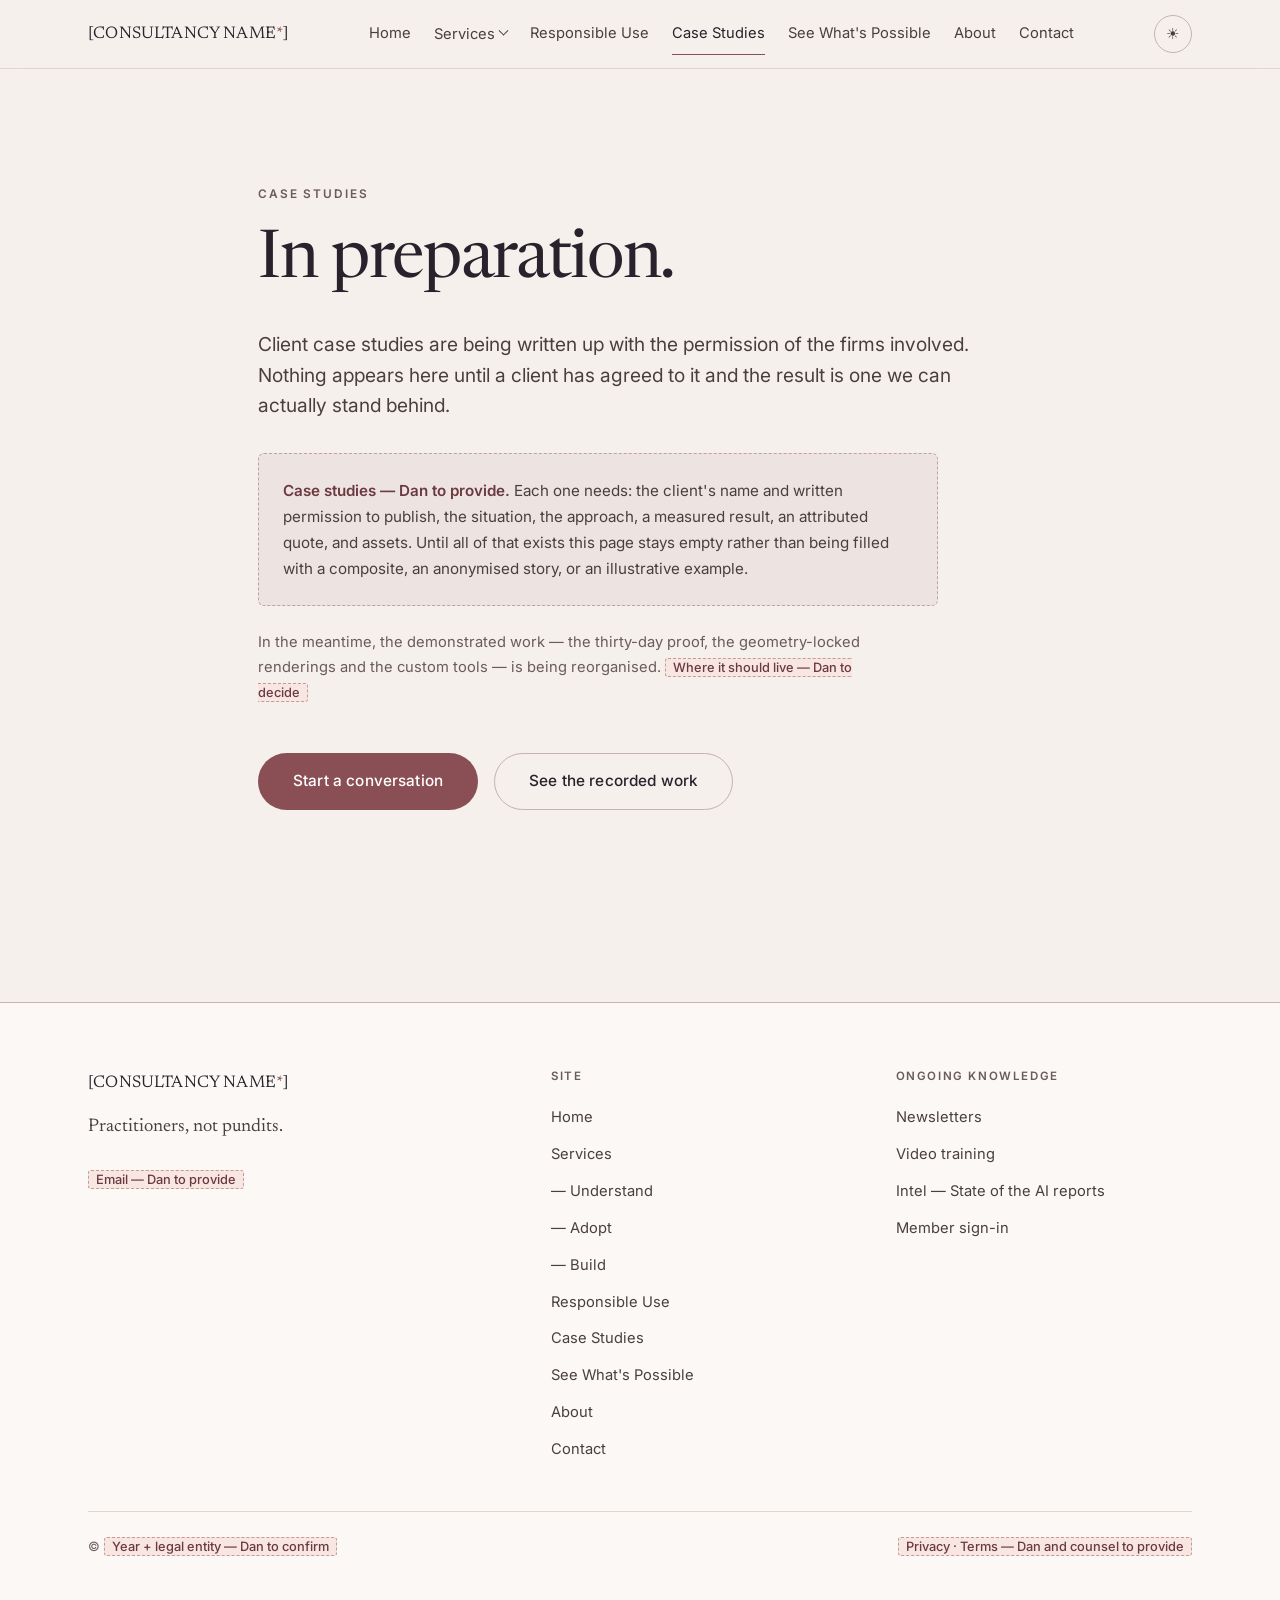
<file: case-studies.html>
<!doctype html>
<html lang="en">
<head>
<meta charset="utf-8">
<meta name="viewport" content="width=device-width, initial-scale=1">
<meta name="robots" content="noindex, nofollow, noarchive, nosnippet, noimageindex">
<meta name="googlebot" content="noindex, nofollow">
<title>Case Studies — [CONSULTANCY NAME]</title>
<meta name="description" content="Client case studies from AI work in landscape architecture and AEC practice. In preparation.">
<meta name="robots" content="noindex">
<link rel="canonical" href="https://[FINAL-DOMAIN-DAN-TO-PROVIDE]/case-studies">
<link rel="preconnect" href="https://fonts.googleapis.com">
<link rel="preconnect" href="https://fonts.gstatic.com" crossorigin>
<link href="https://fonts.googleapis.com/css2?family=Newsreader:opsz,wght@6..72,300;6..72,400;6..72,500&family=Inter:wght@400;500;600&display=swap" rel="stylesheet">
<link rel="stylesheet" href="assets/css/site.css?v=20260716c">
</head>
<body>
<a class="skip" href="#main">Skip to content</a>

<header class="site-header">
  <div class="shell site-header__in">
    <a class="wordmark" href="index.html">[CONSULTANCY NAME<span>*</span>]</a>
    <nav class="nav" id="primary-nav" aria-label="Primary">
      <a href="index.html">Home</a>
      <span class="nav__item" data-open="false">
        <button class="nav__trigger" type="button" aria-expanded="false"
                aria-controls="services-menu">
          Services <span class="nav__caret" aria-hidden="true"></span>
        </button>
        <div class="nav__menu" id="services-menu">
          <a href="services.html"><strong>All services</strong><small>The three stages, side by side</small></a>
          <hr>
          <a class="nav__stage stage--understand" href="stage-understand.html">
            <i>01</i><span><strong>Understand</strong><small>60-Day AI Accelerator · $10–15k</small></span></a>
          <a class="nav__stage stage--adopt" href="stage-adopt.html">
            <i>02</i><span><strong>Adopt</strong><small>90-Day AI Immersion · $20–25k</small></span></a>
          <a class="nav__stage stage--build" href="stage-build.html">
            <i>03</i><span><strong>Build</strong><small>180-Day AI Competency · $30–40k</small></span></a>
        </div>
      </span>
      <a href="responsible-use.html">Responsible Use</a>
      <a href="case-studies.html" aria-current="page">Case Studies</a>
      <a href="possibilities.html">See What's Possible</a>
      <a href="about.html">About</a>
      <a href="contact.html">Contact</a>
    </nav>
    <div class="header-tools">
      <button class="icon-btn" data-theme-toggle type="button" aria-label="Toggle theme">☀</button>
      <button class="icon-btn nav-toggle" data-nav-toggle type="button"
              aria-expanded="false" aria-controls="primary-nav" aria-label="Menu">☰</button>
    </div>
  </div>
</header>

<main id="main">
  <section class="hero" style="padding-bottom:var(--s8)">
    <div class="shell shell--narrow">
      <span class="eyebrow">Case studies</span>
      <h1>In preparation.</h1>
      <p class="lead" style="margin-top:var(--s5)">Client case studies are being written up with the
      permission of the firms involved. Nothing appears here until a client has agreed to it and the
      result is one we can actually stand behind.</p>
      <div class="ph-block">
        <strong>Case studies — Dan to provide.</strong> Each one needs: the client's name and written
        permission to publish, the situation, the approach, a measured result, an attributed quote,
        and assets. Until all of that exists this page stays empty rather than being filled with a
        composite, an anonymised story, or an illustrative example.
      </div>
      <p class="dim" style="font-size:.92rem">In the meantime, the demonstrated work — the thirty-day
      proof, the geometry-locked renderings and the custom tools — is being reorganised.
      <span class="ph">Where it should live — Dan to decide</span></p>
      <div class="cta-row" style="margin-top:var(--s6)">
        <a class="btn btn--primary" href="contact.html">Start a conversation</a>
        <a class="btn btn--ghost" href="possibilities.html">See the recorded work</a>
      </div>
    </div>
  </section>
</main>

<footer class="site-footer">
  <div class="shell">
    <div class="footer__grid">
      <div>
        <a class="wordmark" href="index.html">[CONSULTANCY NAME<span>*</span>]</a>
        <p class="footer__tag">Practitioners, not pundits.</p>
        <p style="font-size:.88rem" class="dim"><span class="ph">Email — Dan to provide</span></p>
      </div>
      <div class="footer__col">
        <h4>Site</h4>
        <ul>
          <li><a href="index.html">Home</a></li>
          <li><a href="services.html">Services</a></li>
          <li><a href="stage-understand.html">— Understand</a></li>
          <li><a href="stage-adopt.html">— Adopt</a></li>
          <li><a href="stage-build.html">— Build</a></li>
          <li><a href="responsible-use.html">Responsible Use</a></li>
          <li><a href="case-studies.html">Case Studies</a></li>
          <li><a href="possibilities.html">See What's Possible</a></li>
          <li><a href="about.html">About</a></li>
          <li><a href="contact.html">Contact</a></li>
        </ul>
      </div>
      <div class="footer__col">
        <h4>Ongoing Knowledge</h4>
        <ul>
          <li><a href="services.html#ongoing">Newsletters</a></li>
          <li><a href="services.html#ongoing">Video training</a></li>
          <li><a href="services.html#ongoing">Intel — State of the AI reports</a></li>
          <li><a href="services.html#ongoing">Member sign-in</a></li>
        </ul>
      </div>
    </div>
    <div class="footer__base">
      <span>© <span class="ph">Year + legal entity — Dan to confirm</span></span>
      <span><span class="ph">Privacy · Terms — Dan and counsel to provide</span></span>
    </div>
  </div>
</footer>

<script src="assets/js/site.js?v=20260716c"></script>
</body>
</html>
</file>
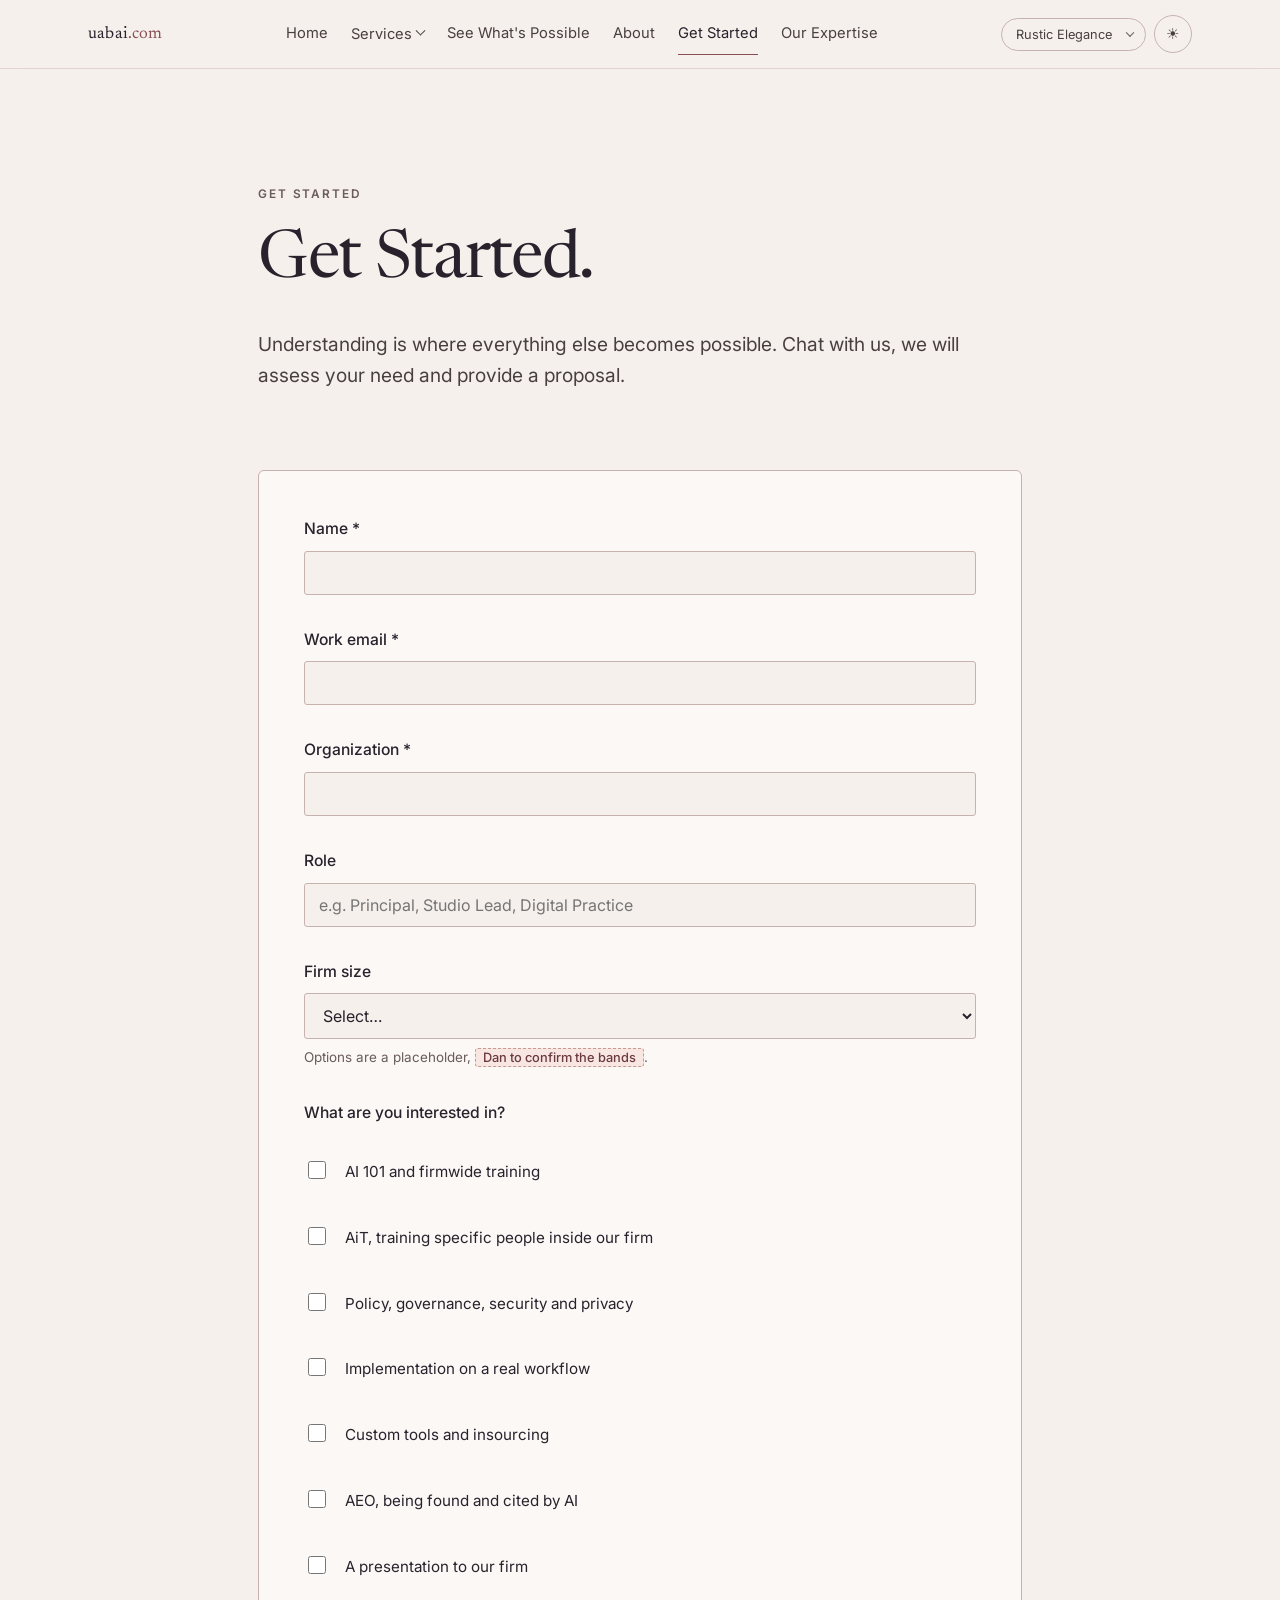
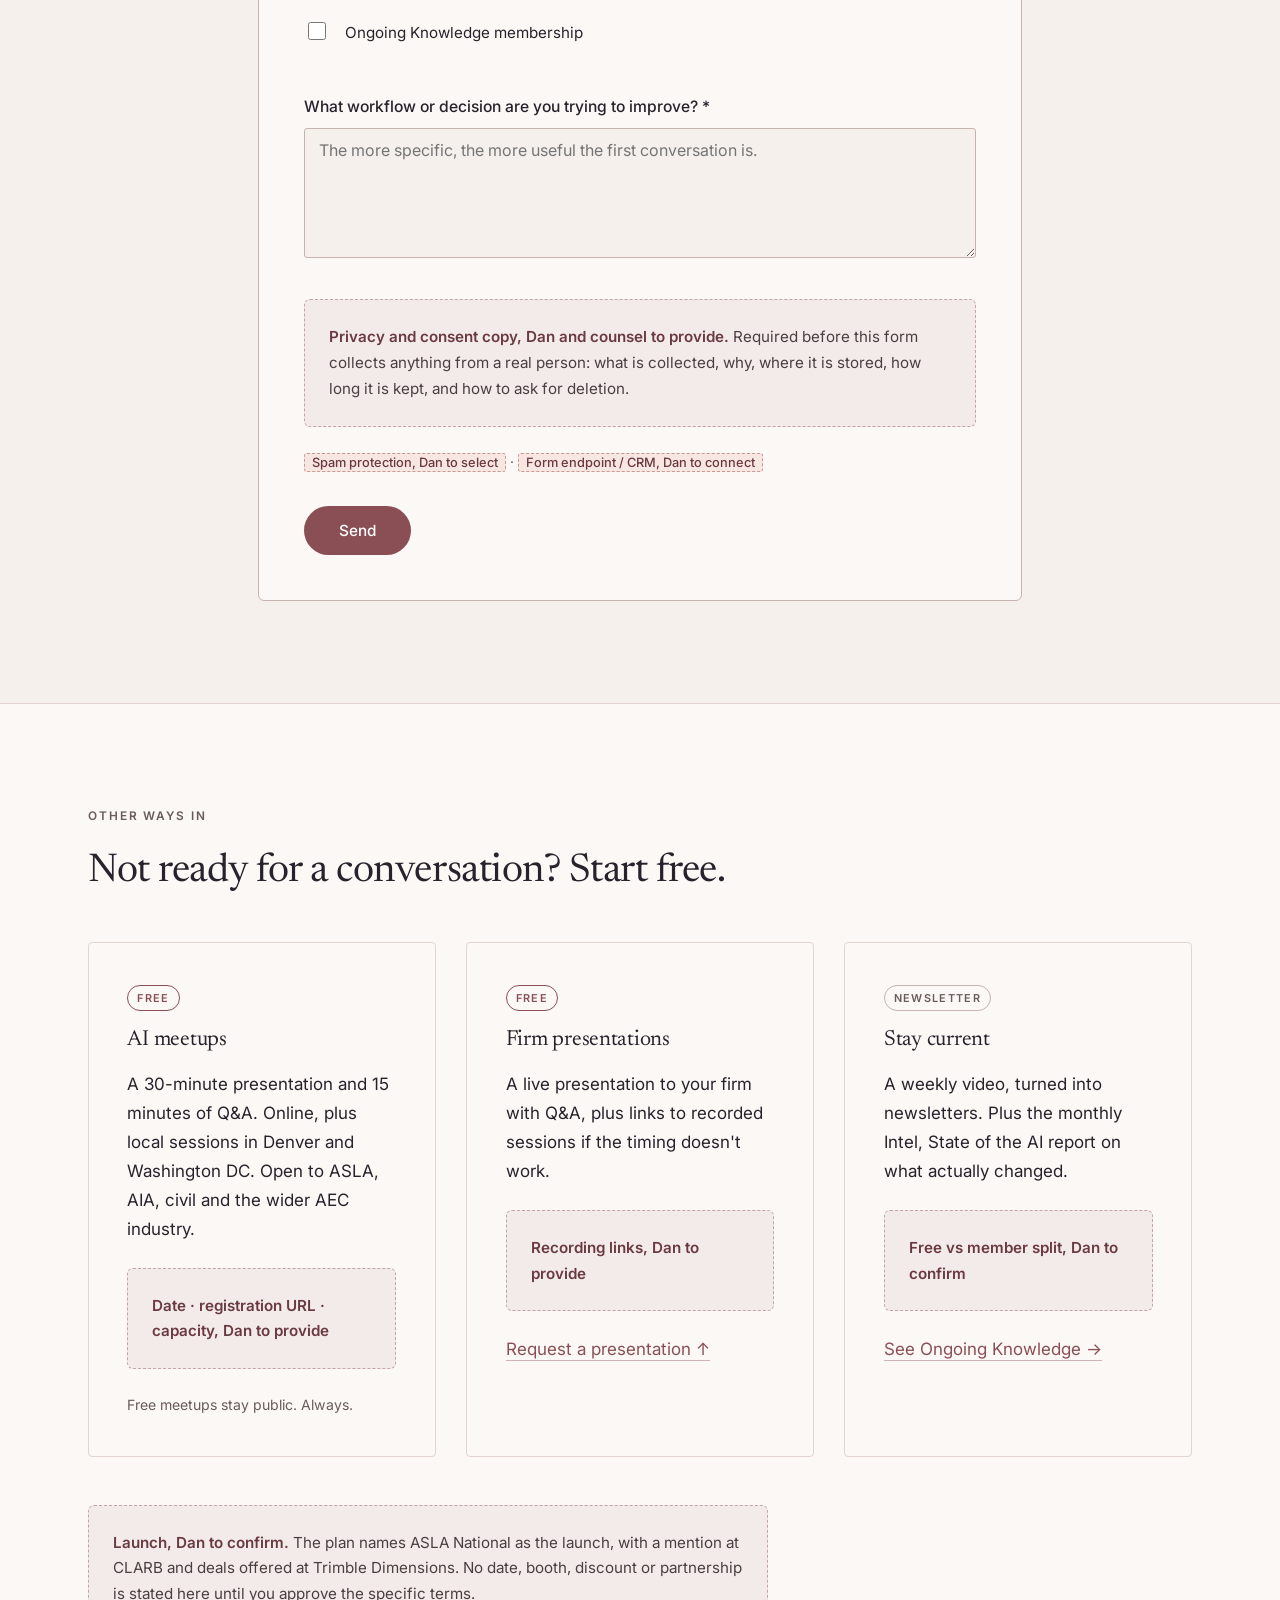
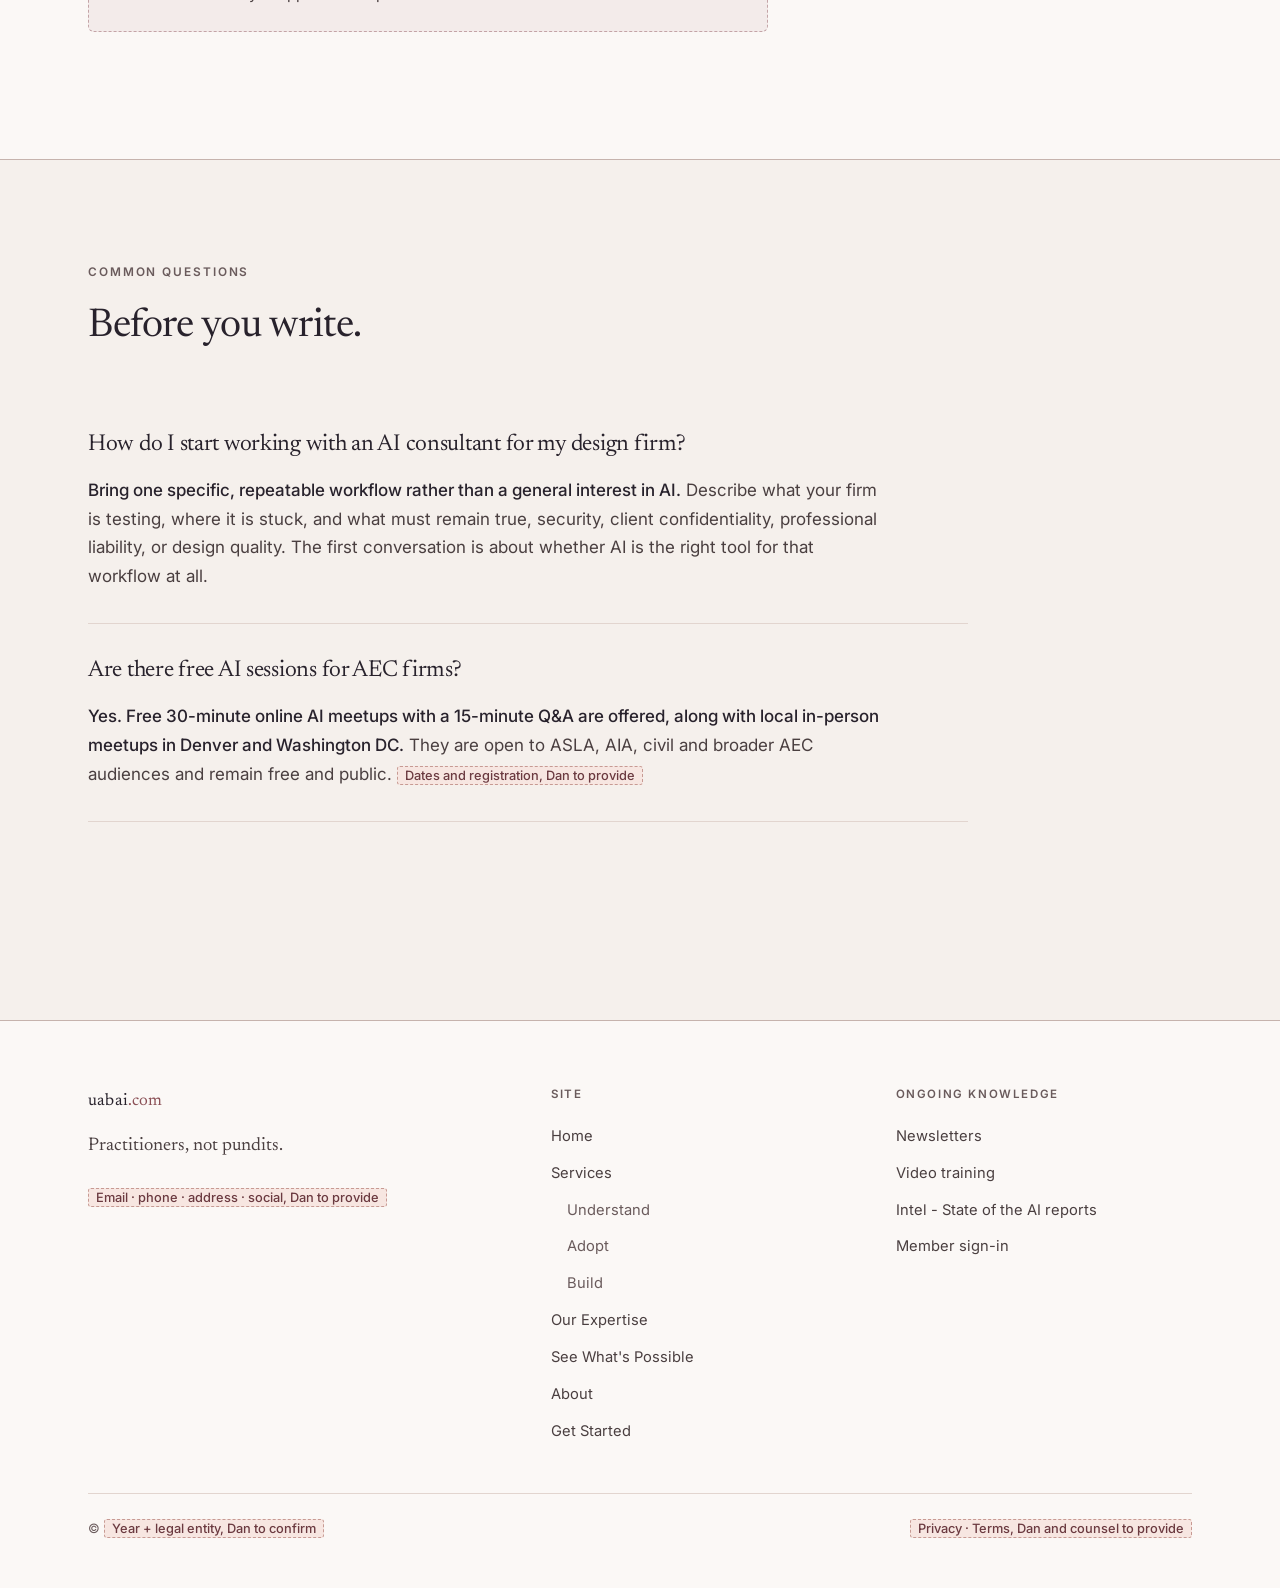
<file: contact.html>
<!doctype html>
<html lang="en">
<head>
<meta charset="utf-8">
<meta name="viewport" content="width=device-width, initial-scale=1">
<meta name="robots" content="noindex, nofollow, noarchive, nosnippet, noimageindex">
<meta name="googlebot" content="noindex, nofollow">
<title>Get Started | We will assess your need | UABAi</title>
<meta name="description" content="Understanding is where everything else becomes possible. Chat with us, we will assess your need and provide a proposal. Plus free 30-minute AI meetups, live firm presentations, and the newsletter.">
<link rel="canonical" href="https://uabai.com/contact">
<link rel="preconnect" href="https://fonts.googleapis.com">
<link rel="preconnect" href="https://fonts.gstatic.com" crossorigin>
<link href="https://fonts.googleapis.com/css2?family=Newsreader:opsz,wght@6..72,300;6..72,400;6..72,500&family=Inter:wght@400;500;600&display=swap" rel="stylesheet">
<link rel="stylesheet" href="assets/css/site.css?v=20260717j">
<script type="application/ld+json">
{
  "@context": "https://schema.org",
  "@type": "FAQPage",
  "@id": "https://uabai.com/contact#faq",
  "mainEntity": [
    {
      "@type": "Question",
      "name": "How do I start working with an AI consultant for my design firm?",
      "acceptedAnswer": {
        "@type": "Answer",
        "text": "Bring one specific, repeatable workflow rather than a general interest in AI. Describe what your firm is testing, where it is stuck, and what must remain true, security, client confidentiality, professional liability, or design quality. The first conversation is about whether AI is the right tool for that workflow at all."
      }
    },
    {
      "@type": "Question",
      "name": "Are there free AI sessions for AEC firms?",
      "acceptedAnswer": {
        "@type": "Answer",
        "text": "Yes. Free 30-minute online AI meetups with a 15-minute Q&A are offered, along with local in-person meetups in Denver and Washington DC. They are open to ASLA, AIA, civil and broader AEC audiences and remain free and public."
      }
    }
  ]
}
</script>
</head>
<body>
<a class="skip" href="#main">Skip to content</a>


<header class="site-header">
  <div class="shell site-header__in">
    <a class="wordmark" href="index.html">uabai<span>.com</span></a>
    <nav class="nav" id="primary-nav" aria-label="Primary">
      <a href="index.html">Home</a>
      <span class="nav__item" data-open="false">
        <button class="nav__trigger" type="button" aria-expanded="false"
                aria-controls="services-menu">
          Services <span class="nav__caret" aria-hidden="true"></span>
        </button>
        <div class="nav__menu" id="services-menu">
          <a href="services.html"><strong>All services</strong><small>The three stages, side by side</small></a>
          <hr>
          <a class="nav__stage stage--understand" href="stage-understand.html">
            <i>01</i><span><strong>Understand</strong><small>60-Day AI Accelerator · $10k to $15k</small></span></a>
          <a class="nav__stage stage--adopt" href="stage-adopt.html">
            <i>02</i><span><strong>Adopt</strong><small>90-Day AI Immersion · $20k to $25k</small></span></a>
          <a class="nav__stage stage--build" href="stage-build.html">
            <i>03</i><span><strong>Build</strong><small>180-Day AI Competency · $30k to $40k</small></span></a>
        </div>
      </span>
      <a href="possibilities.html">See What's Possible</a>
      <a href="about.html">About</a>
      <a href="contact.html" aria-current="page">Get Started</a>
      <a href="expertise.html">Our Expertise</a>
    </nav>
    <div class="header-tools">
      <span class="style-pick">
        <label class="visually-hidden" for="style-pick">Style template</label>
        <select id="style-pick" data-palette-pick>
          <option value="rustic">Rustic Elegance</option>
          <option value="autumn">Autumn Harvest</option>
          <option value="urban">Urban Retreat</option>
          <option value="blush">Blush Tide</option>
        </select>
      </span>
      <button class="icon-btn" data-theme-toggle type="button" aria-label="Toggle theme">☀</button>
      <button class="icon-btn nav-toggle" data-nav-toggle type="button"
              aria-expanded="false" aria-controls="primary-nav" aria-label="Menu">☰</button>
    </div>
  </div>
</header>

<main id="main">

  <section class="hero" style="padding-bottom:var(--s6)">
    <div class="shell shell--narrow">
      <span class="eyebrow">Get started</span>
      <h1>Get Started.</h1>
      <p class="lead" style="margin-top:var(--s5)">Understanding is where everything else becomes
      possible. Chat with us, we will assess your need and provide a proposal.</p>
    </div>
  </section>

  <section style="padding-top:0">
    <div class="shell shell--narrow">
      <form id="contact-form" class="calc" novalidate>
        <div class="form-status form-status--err" id="form-errors" role="alert" tabindex="-1" hidden></div>
        <div class="form-status form-status--ok" id="form-ok" role="status" tabindex="-1" hidden>
          Thanks, this is a demo form and nothing was sent.
          <span class="ph">Form endpoint / CRM, Dan to connect</span>
        </div>

        <div class="field">
          <label for="f-name">Name <span aria-hidden="true">*</span></label>
          <input type="text" id="f-name" name="name" data-label="Name" autocomplete="name" required>
          <p class="field__err" id="f-name-err"></p>
        </div>

        <div class="field">
          <label for="f-email">Work email <span aria-hidden="true">*</span></label>
          <input type="email" id="f-email" name="email" data-label="Work email" autocomplete="email" required>
          <p class="field__err" id="f-email-err"></p>
        </div>

        <div class="field">
          <label for="f-org">Organization <span aria-hidden="true">*</span></label>
          <input type="text" id="f-org" name="org" data-label="Organization" autocomplete="organization" required>
          <p class="field__err" id="f-org-err"></p>
        </div>

        <div class="field">
          <label for="f-role">Role</label>
          <input type="text" id="f-role" name="role" autocomplete="organization-title"
                 placeholder="e.g. Principal, Studio Lead, Digital Practice">
        </div>

        <div class="field">
          <label for="f-size">Firm size</label>
          <select id="f-size" name="size">
            <option value="">Select…</option>
            <option>[Firm size options, Dan to confirm]</option>
          </select>
          <p class="field__help">Options are a placeholder, <span class="ph">Dan to confirm the bands</span>.</p>
        </div>

        <fieldset style="border:0; padding:0; margin:0 0 var(--s5)">
          <legend style="font-size:.98rem; font-weight:500; margin-bottom:var(--s2); padding:0">
            What are you interested in?
          </legend>
          <div class="checks">
            <label class="check"><input type="checkbox" name="interest" value="ai-101"> <span>AI 101 and firmwide training</span></label>
            <label class="check"><input type="checkbox" name="interest" value="ait"> <span>AiT, training specific people inside our firm</span></label>
            <label class="check"><input type="checkbox" name="interest" value="policy"> <span>Policy, governance, security and privacy</span></label>
            <label class="check"><input type="checkbox" name="interest" value="implementation"> <span>Implementation on a real workflow</span></label>
            <label class="check"><input type="checkbox" name="interest" value="custom"> <span>Custom tools and insourcing</span></label>
            <label class="check"><input type="checkbox" name="interest" value="aeo"> <span>AEO, being found and cited by AI</span></label>
            <label class="check"><input type="checkbox" name="interest" value="presentation"> <span>A presentation to our firm</span></label>
            <label class="check"><input type="checkbox" name="interest" value="membership"> <span>Ongoing Knowledge membership</span></label>
          </div>
        </fieldset>

        <div class="field">
          <label for="f-workflow">What workflow or decision are you trying to improve? <span aria-hidden="true">*</span></label>
          <textarea id="f-workflow" name="workflow" data-label="Workflow"
                    placeholder="The more specific, the more useful the first conversation is." required></textarea>
          <p class="field__err" id="f-workflow-err"></p>
        </div>

        <div class="ph-block">
          <strong>Privacy and consent copy, Dan and counsel to provide.</strong> Required before
          this form collects anything from a real person: what is collected, why, where it is stored,
          how long it is kept, and how to ask for deletion.
        </div>

        <p class="dim" style="font-size:.85rem">
          <span class="ph">Spam protection, Dan to select</span> ·
          <span class="ph">Form endpoint / CRM, Dan to connect</span>
        </p>

        <div class="cta-row" style="margin-top:var(--s5)">
          <button class="btn btn--primary" type="submit">Send</button>
        </div>
      </form>
    </div>
  </section>

  <!-- ---------------------------------------------- other ways in -->
  <section class="bg-lifted rule-top">
    <div class="shell">
      <span class="eyebrow">Other ways in</span>
      <h2>Not ready for a conversation? Start free.</h2>
      <div class="grid grid--3" style="margin-top:var(--s6)">
        <article class="card">
          <span class="badge badge--member">Free</span>
          <h3 style="margin-top:var(--s3)">AI meetups</h3>
          <p>A 30-minute presentation and 15 minutes of Q&amp;A. Online, plus local sessions in
          Denver and Washington DC. Open to ASLA, AIA, civil and the wider AEC industry.</p>
          <p class="ph-block" style="margin-bottom:var(--s4)"><strong>Date · registration URL ·
          capacity, Dan to provide</strong></p>
          <p class="mb-0 dim" style="font-size:.88rem">Free meetups stay public. Always.</p>
        </article>

        <article class="card">
          <span class="badge badge--member">Free</span>
          <h3 style="margin-top:var(--s3)">Firm presentations</h3>
          <p>A live presentation to your firm with Q&amp;A, plus links to recorded sessions if the
          timing doesn't work.</p>
          <p class="ph-block" style="margin-bottom:var(--s4)"><strong>Recording links, Dan to
          provide</strong></p>
          <p class="mb-0"><a class="link-quiet" href="#main">Request a presentation ↑</a></p>
        </article>

        <article class="card">
          <span class="badge">Newsletter</span>
          <h3 style="margin-top:var(--s3)">Stay current</h3>
          <p>A weekly video, turned into newsletters. Plus the monthly Intel, State of the AI
          report on what actually changed.</p>
          <p class="ph-block" style="margin-bottom:var(--s4)"><strong>Free vs member split, Dan to
          confirm</strong></p>
          <p class="mb-0"><a class="link-quiet" href="services.html#ongoing">See Ongoing Knowledge →</a></p>
        </article>
      </div>

      <div class="ph-block" style="margin-top:var(--s6)">
        <strong>Launch, Dan to confirm.</strong> The plan names ASLA National as the launch, with a
        mention at CLARB and deals offered at Trimble Dimensions. No date, booth, discount or
        partnership is stated here until you approve the specific terms.
      </div>
    </div>
  </section>

  <!-- ------------------------------------------------------------- faq -->
  <section class="faq rule-top">
    <div class="shell">
      <span class="eyebrow">Common questions</span>
      <h2>Before you write.</h2>
      <div style="margin-top:var(--s6)">
        <div class="faq__item">
          <h3 class="faq__q">How do I start working with an AI consultant for my design firm?</h3>
          <p class="faq__a"><strong>Bring one specific, repeatable workflow rather than a general
          interest in AI.</strong> Describe what your firm is testing, where it is stuck, and what
          must remain true, security, client confidentiality, professional liability, or design
          quality. The first conversation is about whether AI is the right tool for that workflow at
          all.</p>
        </div>
        <div class="faq__item">
          <h3 class="faq__q">Are there free AI sessions for AEC firms?</h3>
          <p class="faq__a"><strong>Yes. Free 30-minute online AI meetups with a 15-minute Q&amp;A are
          offered, along with local in-person meetups in Denver and Washington DC.</strong> They are
          open to ASLA, AIA, civil and broader AEC audiences and remain free and public.
          <span class="ph">Dates and registration, Dan to provide</span></p>
        </div>
      </div>
    </div>
  </section>


</main>

<footer class="site-footer">
  <div class="shell">
    <div class="footer__grid">
      <div>
        <a class="wordmark" href="index.html">uabai<span>.com</span></a>
        <p class="footer__tag">Practitioners, not pundits.</p>
        <p style="font-size:.88rem" class="dim"><span class="ph">Email · phone · address · social, Dan to provide</span></p>
      </div>
      <div class="footer__col">
        <h4>Site</h4>
        <ul>
          <li><a href="index.html">Home</a></li>
          <li><a href="services.html">Services</a></li>
          <li class="sub"><a href="stage-understand.html">Understand</a></li>
          <li class="sub"><a href="stage-adopt.html">Adopt</a></li>
          <li class="sub"><a href="stage-build.html">Build</a></li>
          <li><a href="expertise.html">Our Expertise</a></li>
          <li><a href="possibilities.html">See What's Possible</a></li>
          <li><a href="about.html">About</a></li>
          <li><a href="contact.html">Get Started</a></li>
        </ul>
      </div>
      <div class="footer__col">
        <h4>Ongoing Knowledge</h4>
        <ul>
          <li><a href="services.html#ongoing">Newsletters</a></li>
          <li><a href="services.html#ongoing">Video training</a></li>
          <li><a href="services.html#ongoing">Intel - State of the AI reports</a></li>
          <li><a href="services.html#ongoing">Member sign-in</a></li>
        </ul>
      </div>
    </div>
    <div class="footer__base">
      <span>© <span class="ph">Year + legal entity, Dan to confirm</span></span>
      <span><span class="ph">Privacy · Terms, Dan and counsel to provide</span></span>
    </div>
  </div>
</footer>

<script src="assets/js/site.js?v=20260717j"></script>
</body>
</html>
</file>
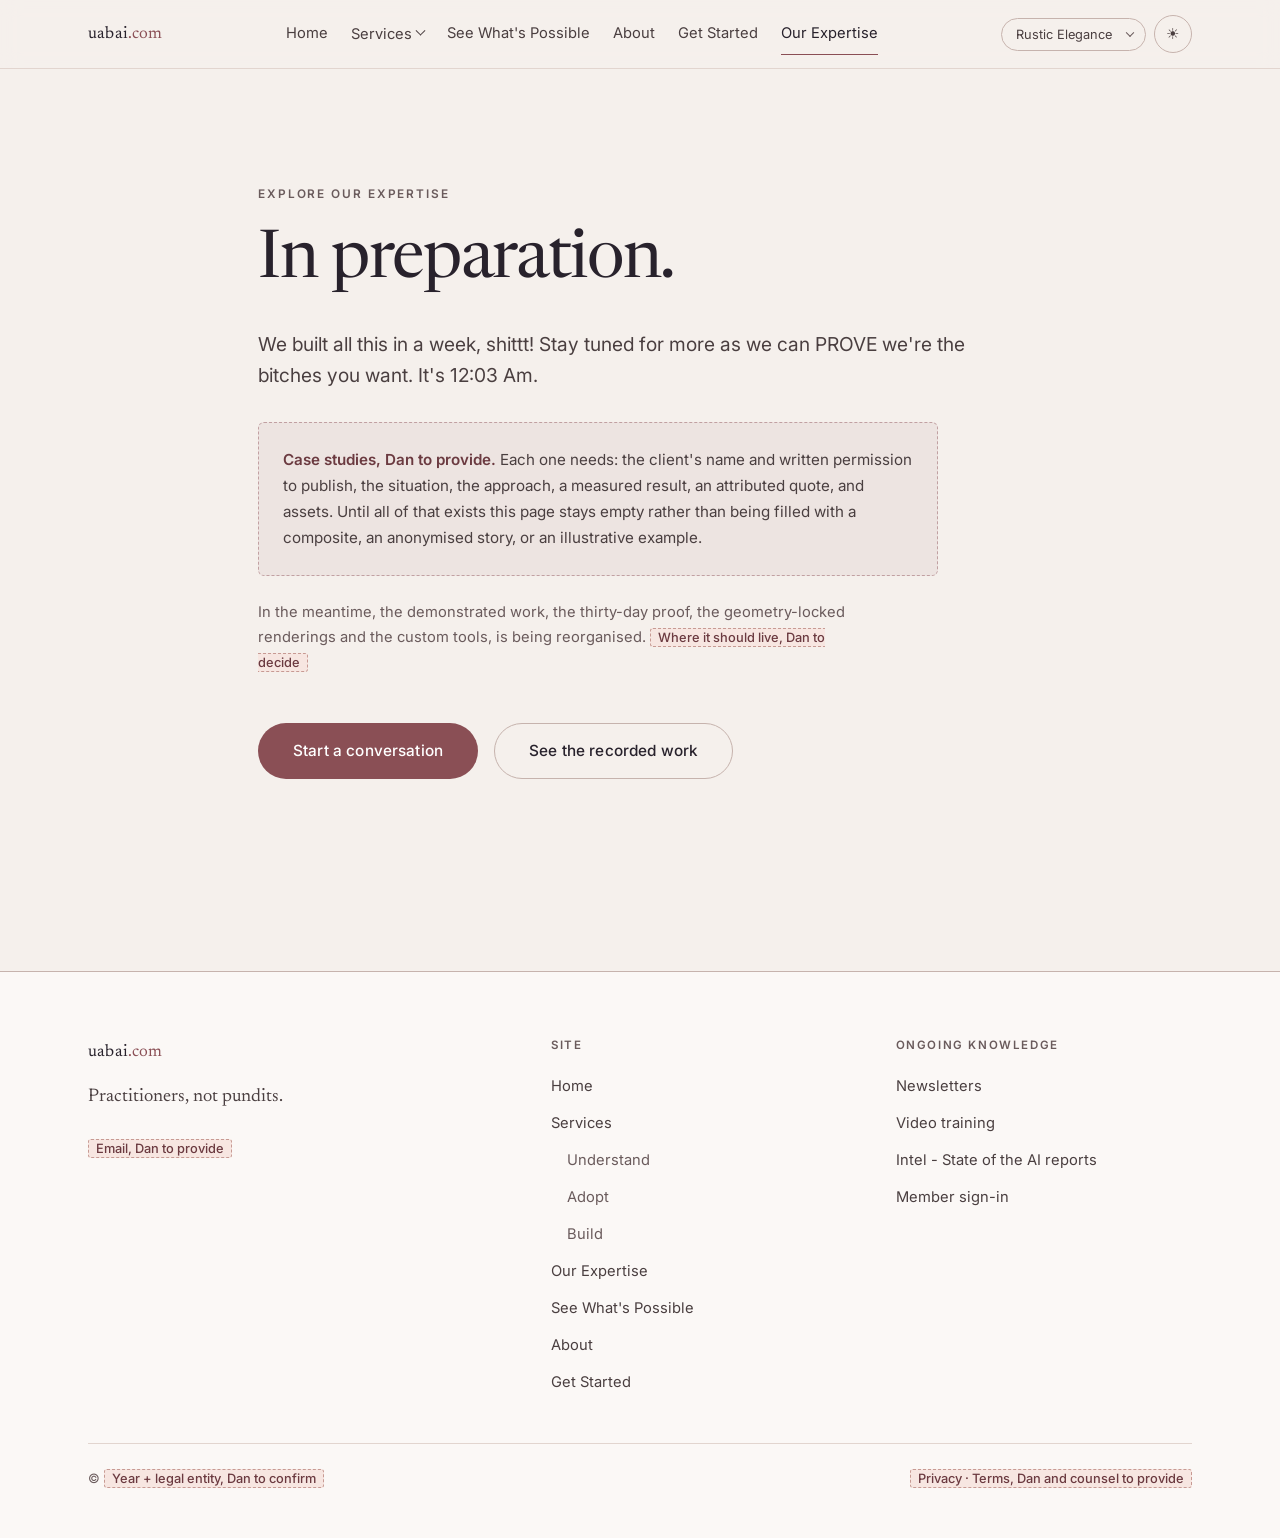
<file: expertise.html>
<!doctype html>
<html lang="en">
<head>
<meta charset="utf-8">
<meta name="viewport" content="width=device-width, initial-scale=1">
<meta name="robots" content="noindex, nofollow, noarchive, nosnippet, noimageindex">
<meta name="googlebot" content="noindex, nofollow">
<title>Our Expertise | UABAi</title>
<meta name="description" content="Client case studies from AI work in landscape architecture and AEC practice. In preparation.">
<meta name="robots" content="noindex">
<link rel="canonical" href="https://uabai.com/expertise">
<link rel="preconnect" href="https://fonts.googleapis.com">
<link rel="preconnect" href="https://fonts.gstatic.com" crossorigin>
<link href="https://fonts.googleapis.com/css2?family=Newsreader:opsz,wght@6..72,300;6..72,400;6..72,500&family=Inter:wght@400;500;600&display=swap" rel="stylesheet">
<link rel="stylesheet" href="assets/css/site.css?v=20260717j">
</head>
<body>
<a class="skip" href="#main">Skip to content</a>

<header class="site-header">
  <div class="shell site-header__in">
    <a class="wordmark" href="index.html">uabai<span>.com</span></a>
    <nav class="nav" id="primary-nav" aria-label="Primary">
      <a href="index.html">Home</a>
      <span class="nav__item" data-open="false">
        <button class="nav__trigger" type="button" aria-expanded="false"
                aria-controls="services-menu">
          Services <span class="nav__caret" aria-hidden="true"></span>
        </button>
        <div class="nav__menu" id="services-menu">
          <a href="services.html"><strong>All services</strong><small>The three stages, side by side</small></a>
          <hr>
          <a class="nav__stage stage--understand" href="stage-understand.html">
            <i>01</i><span><strong>Understand</strong><small>60-Day AI Accelerator · $10k to $15k</small></span></a>
          <a class="nav__stage stage--adopt" href="stage-adopt.html">
            <i>02</i><span><strong>Adopt</strong><small>90-Day AI Immersion · $20k to $25k</small></span></a>
          <a class="nav__stage stage--build" href="stage-build.html">
            <i>03</i><span><strong>Build</strong><small>180-Day AI Competency · $30k to $40k</small></span></a>
        </div>
      </span>
      <a href="possibilities.html">See What's Possible</a>
      <a href="about.html">About</a>
      <a href="contact.html">Get Started</a>
      <a href="expertise.html" aria-current="page">Our Expertise</a>
    </nav>
    <div class="header-tools">
      <span class="style-pick">
        <label class="visually-hidden" for="style-pick">Style template</label>
        <select id="style-pick" data-palette-pick>
          <option value="rustic">Rustic Elegance</option>
          <option value="autumn">Autumn Harvest</option>
          <option value="urban">Urban Retreat</option>
          <option value="blush">Blush Tide</option>
        </select>
      </span>
      <button class="icon-btn" data-theme-toggle type="button" aria-label="Toggle theme">☀</button>
      <button class="icon-btn nav-toggle" data-nav-toggle type="button"
              aria-expanded="false" aria-controls="primary-nav" aria-label="Menu">☰</button>
    </div>
  </div>
</header>

<main id="main">
  <section class="hero" style="padding-bottom:var(--s8)">
    <div class="shell shell--narrow">
      <span class="eyebrow">Explore our expertise</span>
      <h1>In preparation.</h1>
      <p class="lead" style="margin-top:var(--s5)">We built all this in a week, shittt! Stay tuned
      for more as we can PROVE we're the bitches you want. It's 12:03 Am.</p>
      <div class="ph-block">
        <strong>Case studies, Dan to provide.</strong> Each one needs: the client's name and written
        permission to publish, the situation, the approach, a measured result, an attributed quote,
        and assets. Until all of that exists this page stays empty rather than being filled with a
        composite, an anonymised story, or an illustrative example.
      </div>
      <p class="dim" style="font-size:.92rem">In the meantime, the demonstrated work, the thirty-day
      proof, the geometry-locked renderings and the custom tools, is being reorganised.
      <span class="ph">Where it should live, Dan to decide</span></p>
      <div class="cta-row" style="margin-top:var(--s6)">
        <a class="btn btn--primary" href="contact.html">Start a conversation</a>
        <a class="btn btn--ghost" href="possibilities.html">See the recorded work</a>
      </div>
    </div>
  </section>
</main>

<footer class="site-footer">
  <div class="shell">
    <div class="footer__grid">
      <div>
        <a class="wordmark" href="index.html">uabai<span>.com</span></a>
        <p class="footer__tag">Practitioners, not pundits.</p>
        <p style="font-size:.88rem" class="dim"><span class="ph">Email, Dan to provide</span></p>
      </div>
      <div class="footer__col">
        <h4>Site</h4>
        <ul>
          <li><a href="index.html">Home</a></li>
          <li><a href="services.html">Services</a></li>
          <li class="sub"><a href="stage-understand.html">Understand</a></li>
          <li class="sub"><a href="stage-adopt.html">Adopt</a></li>
          <li class="sub"><a href="stage-build.html">Build</a></li>
          <li><a href="expertise.html">Our Expertise</a></li>
          <li><a href="possibilities.html">See What's Possible</a></li>
          <li><a href="about.html">About</a></li>
          <li><a href="contact.html">Get Started</a></li>
        </ul>
      </div>
      <div class="footer__col">
        <h4>Ongoing Knowledge</h4>
        <ul>
          <li><a href="services.html#ongoing">Newsletters</a></li>
          <li><a href="services.html#ongoing">Video training</a></li>
          <li><a href="services.html#ongoing">Intel - State of the AI reports</a></li>
          <li><a href="services.html#ongoing">Member sign-in</a></li>
        </ul>
      </div>
    </div>
    <div class="footer__base">
      <span>© <span class="ph">Year + legal entity, Dan to confirm</span></span>
      <span><span class="ph">Privacy · Terms, Dan and counsel to provide</span></span>
    </div>
  </div>
</footer>

<script src="assets/js/site.js?v=20260717j"></script>
</body>
</html>
</file>
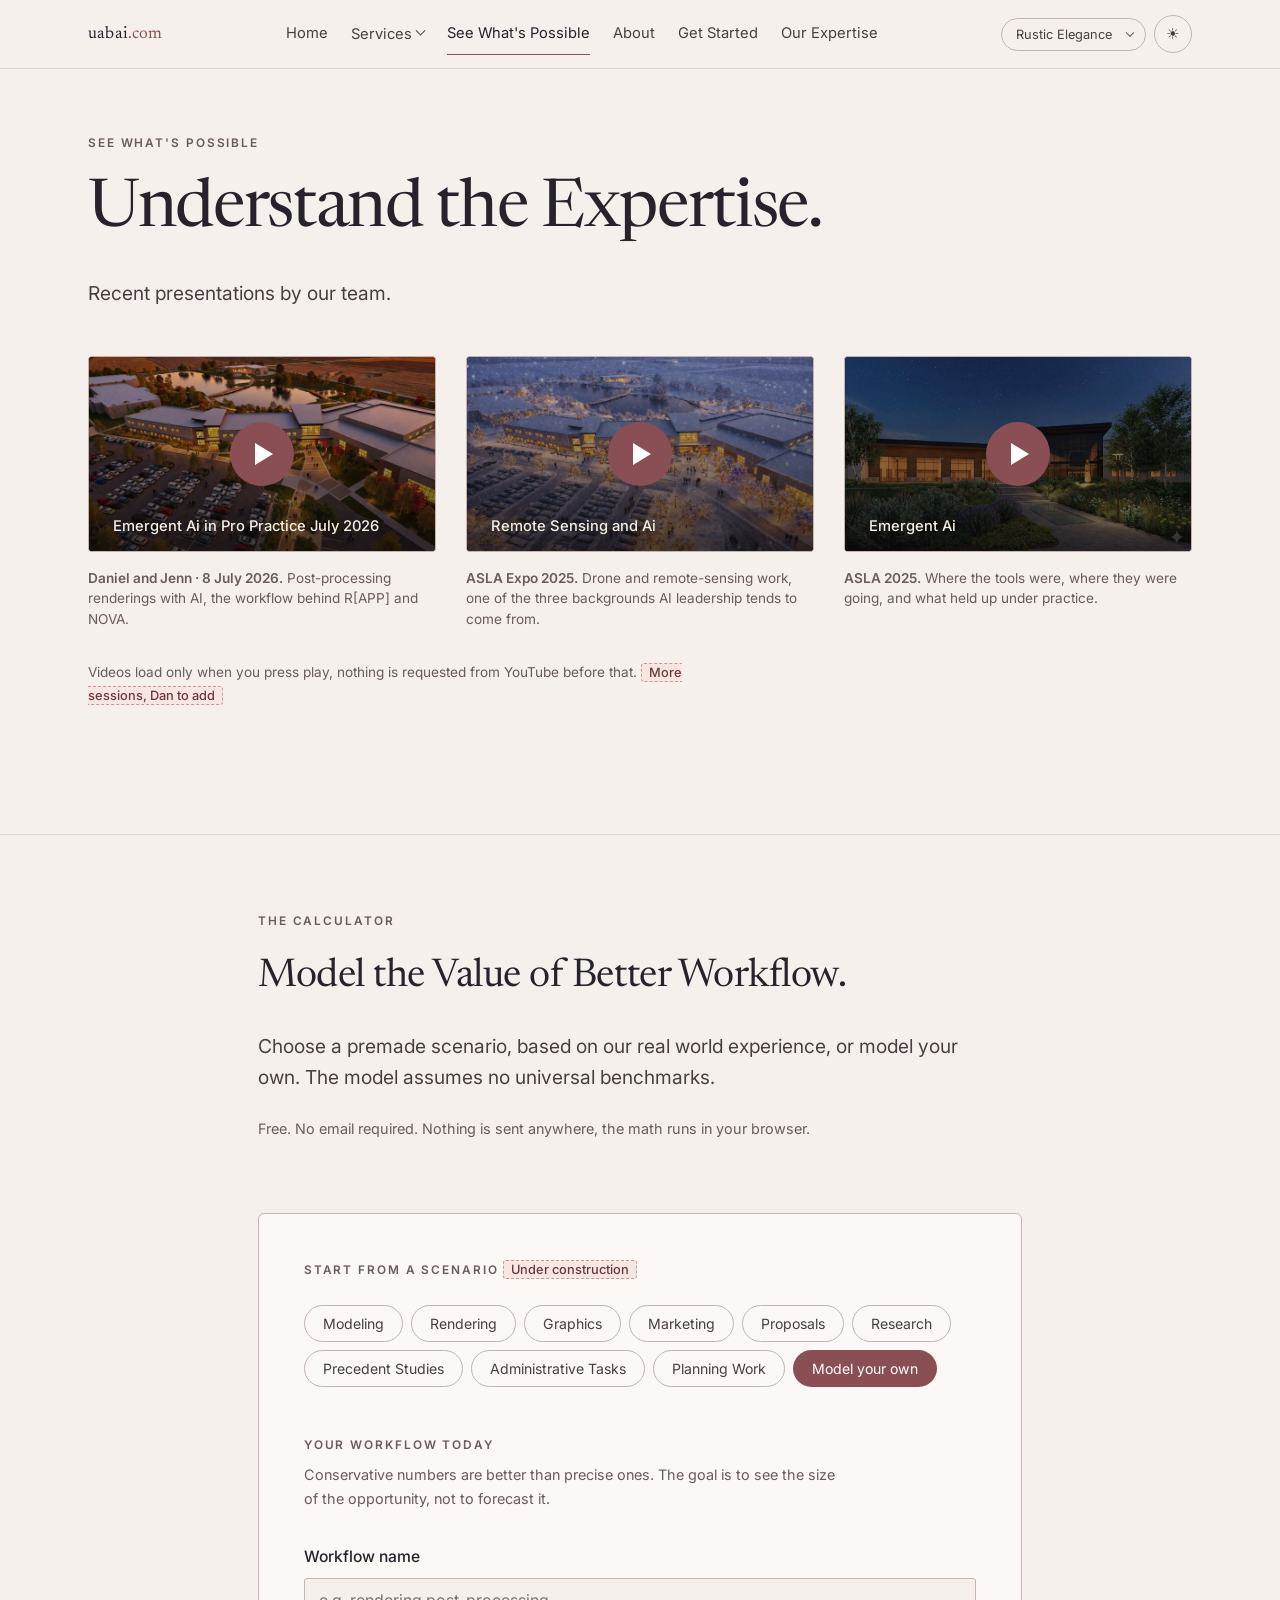
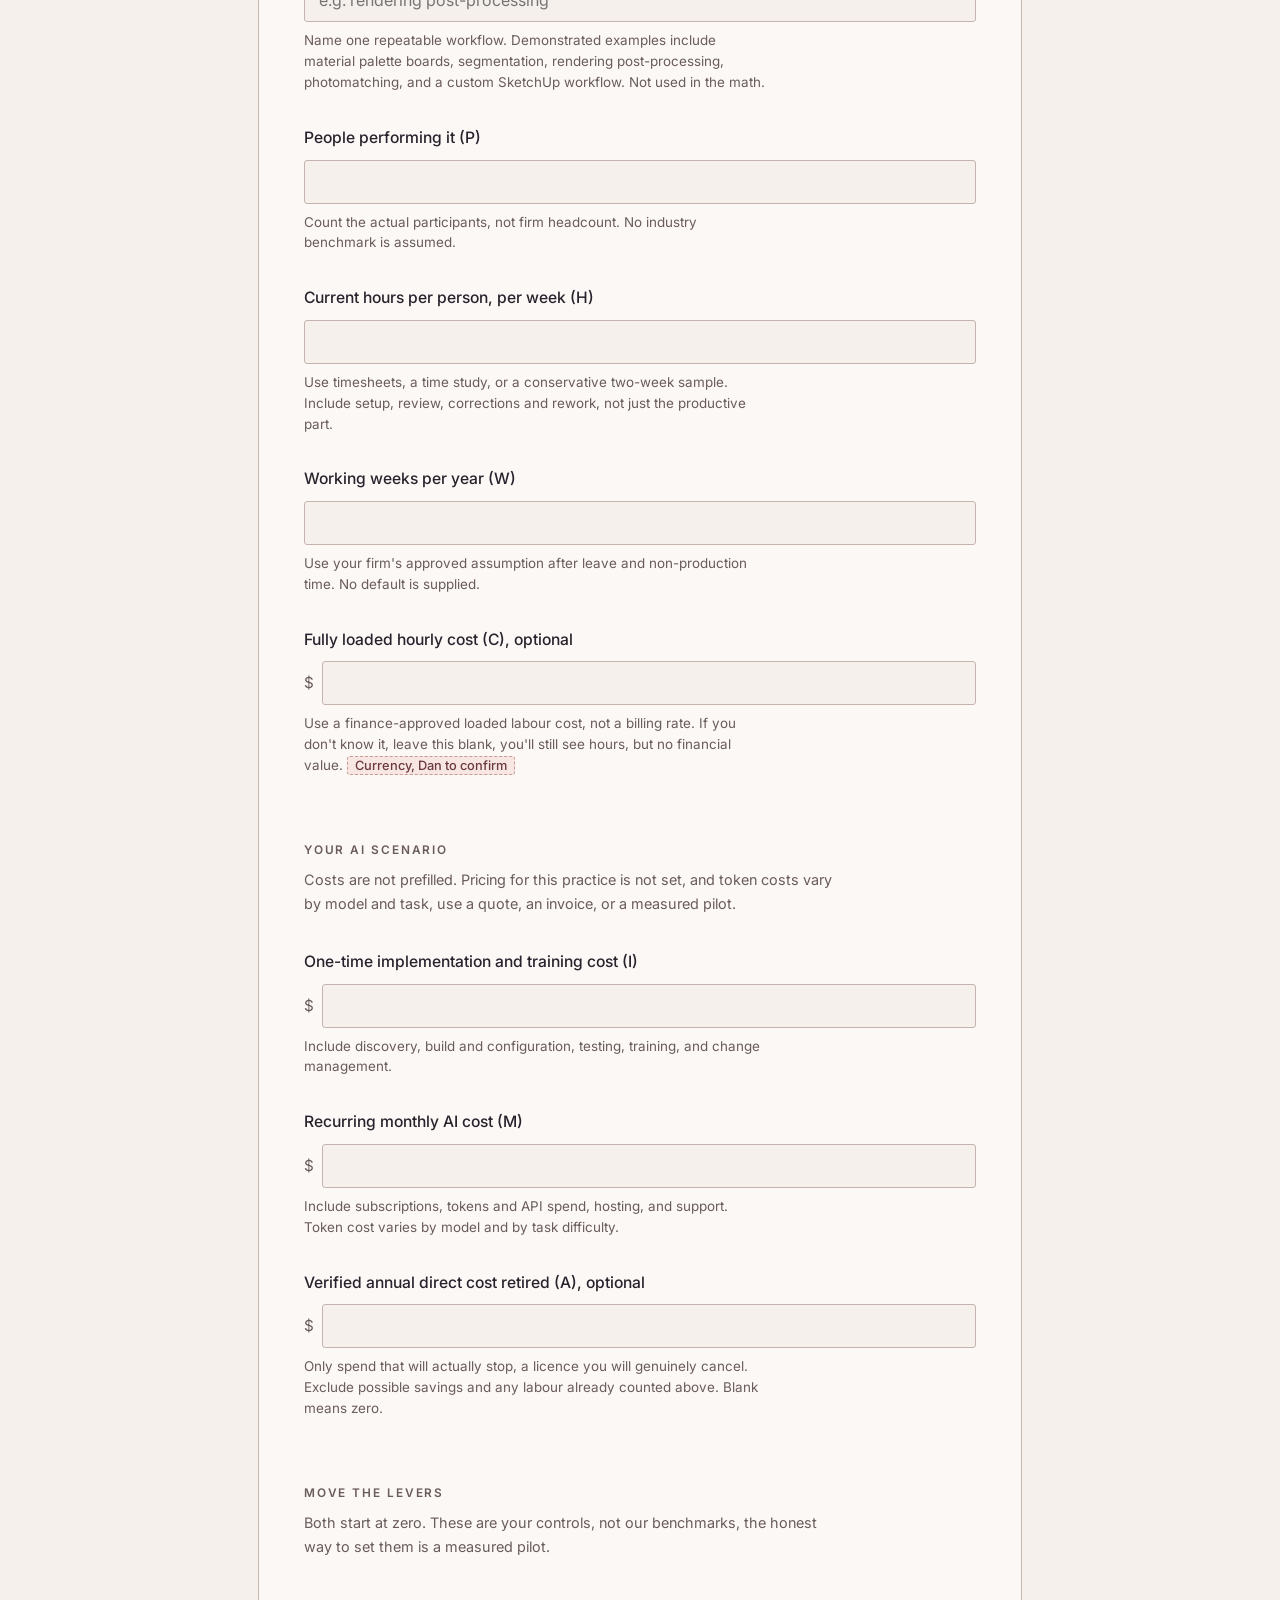
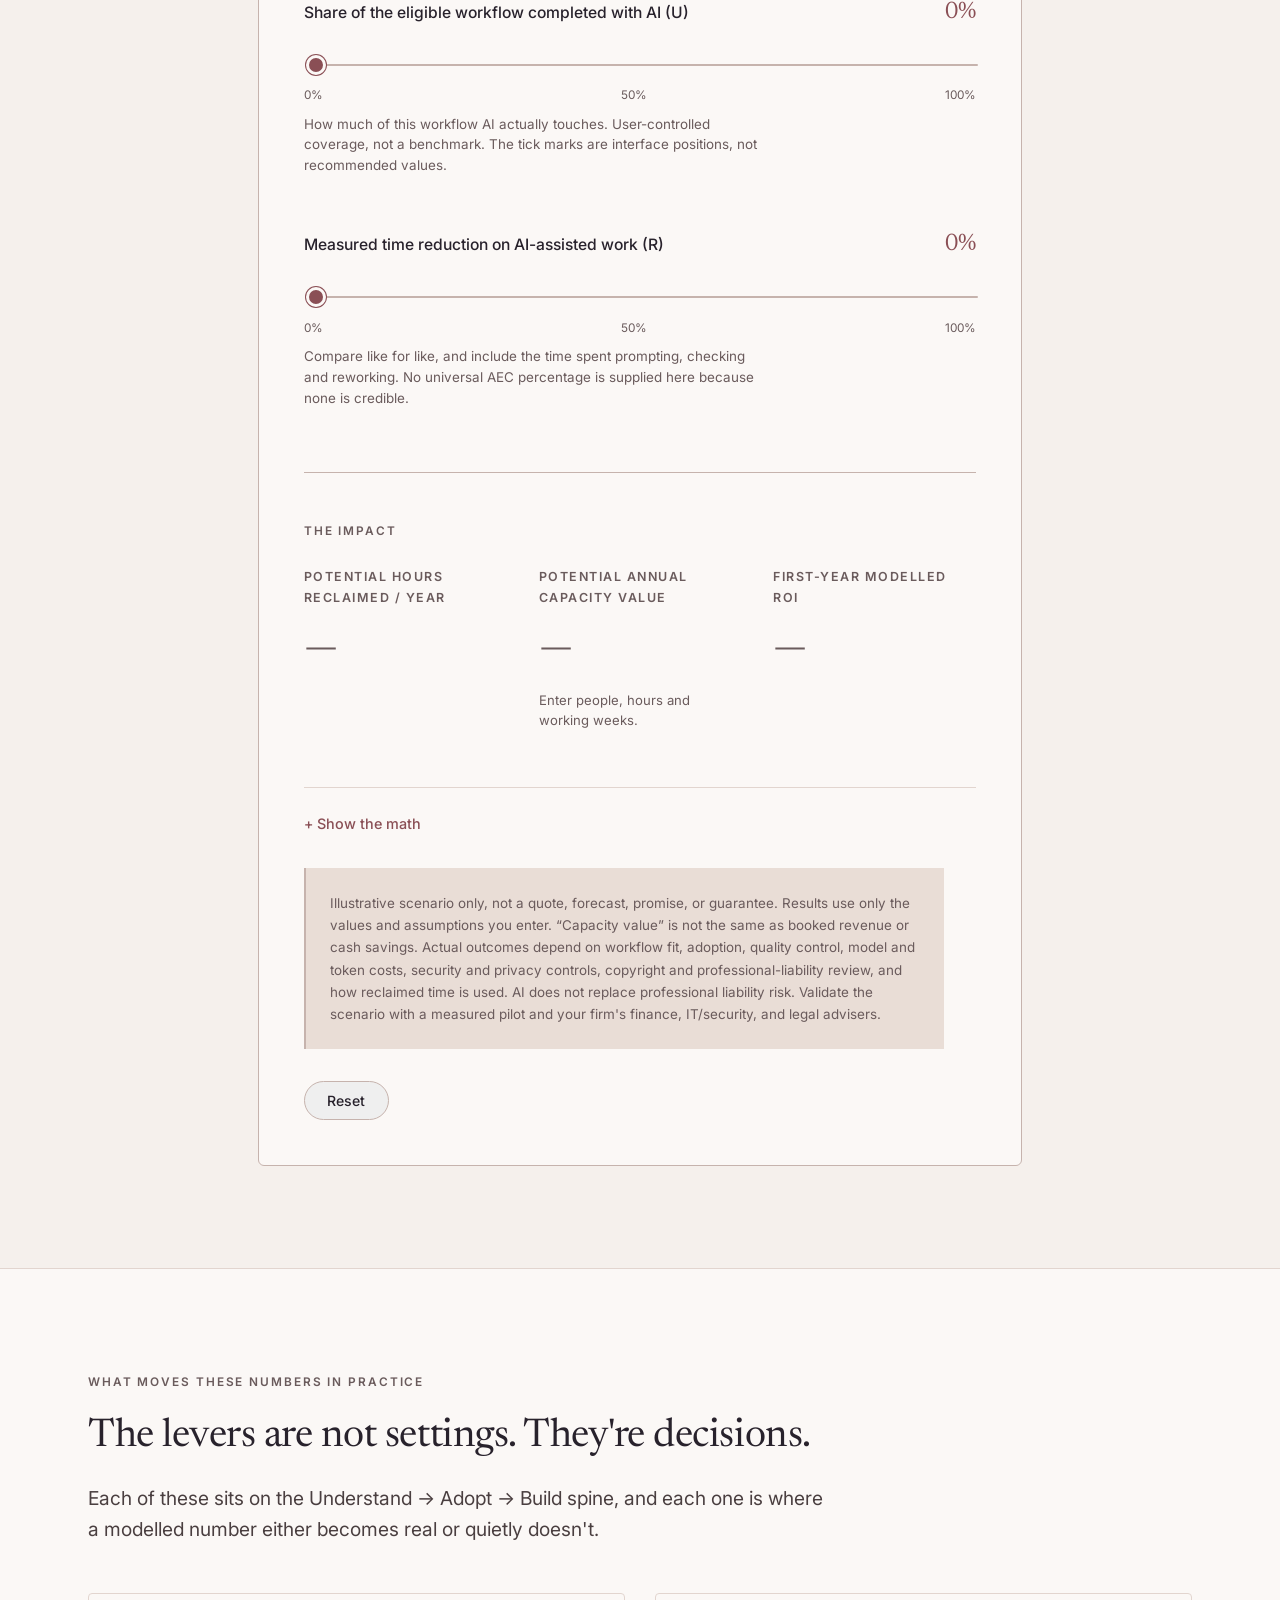
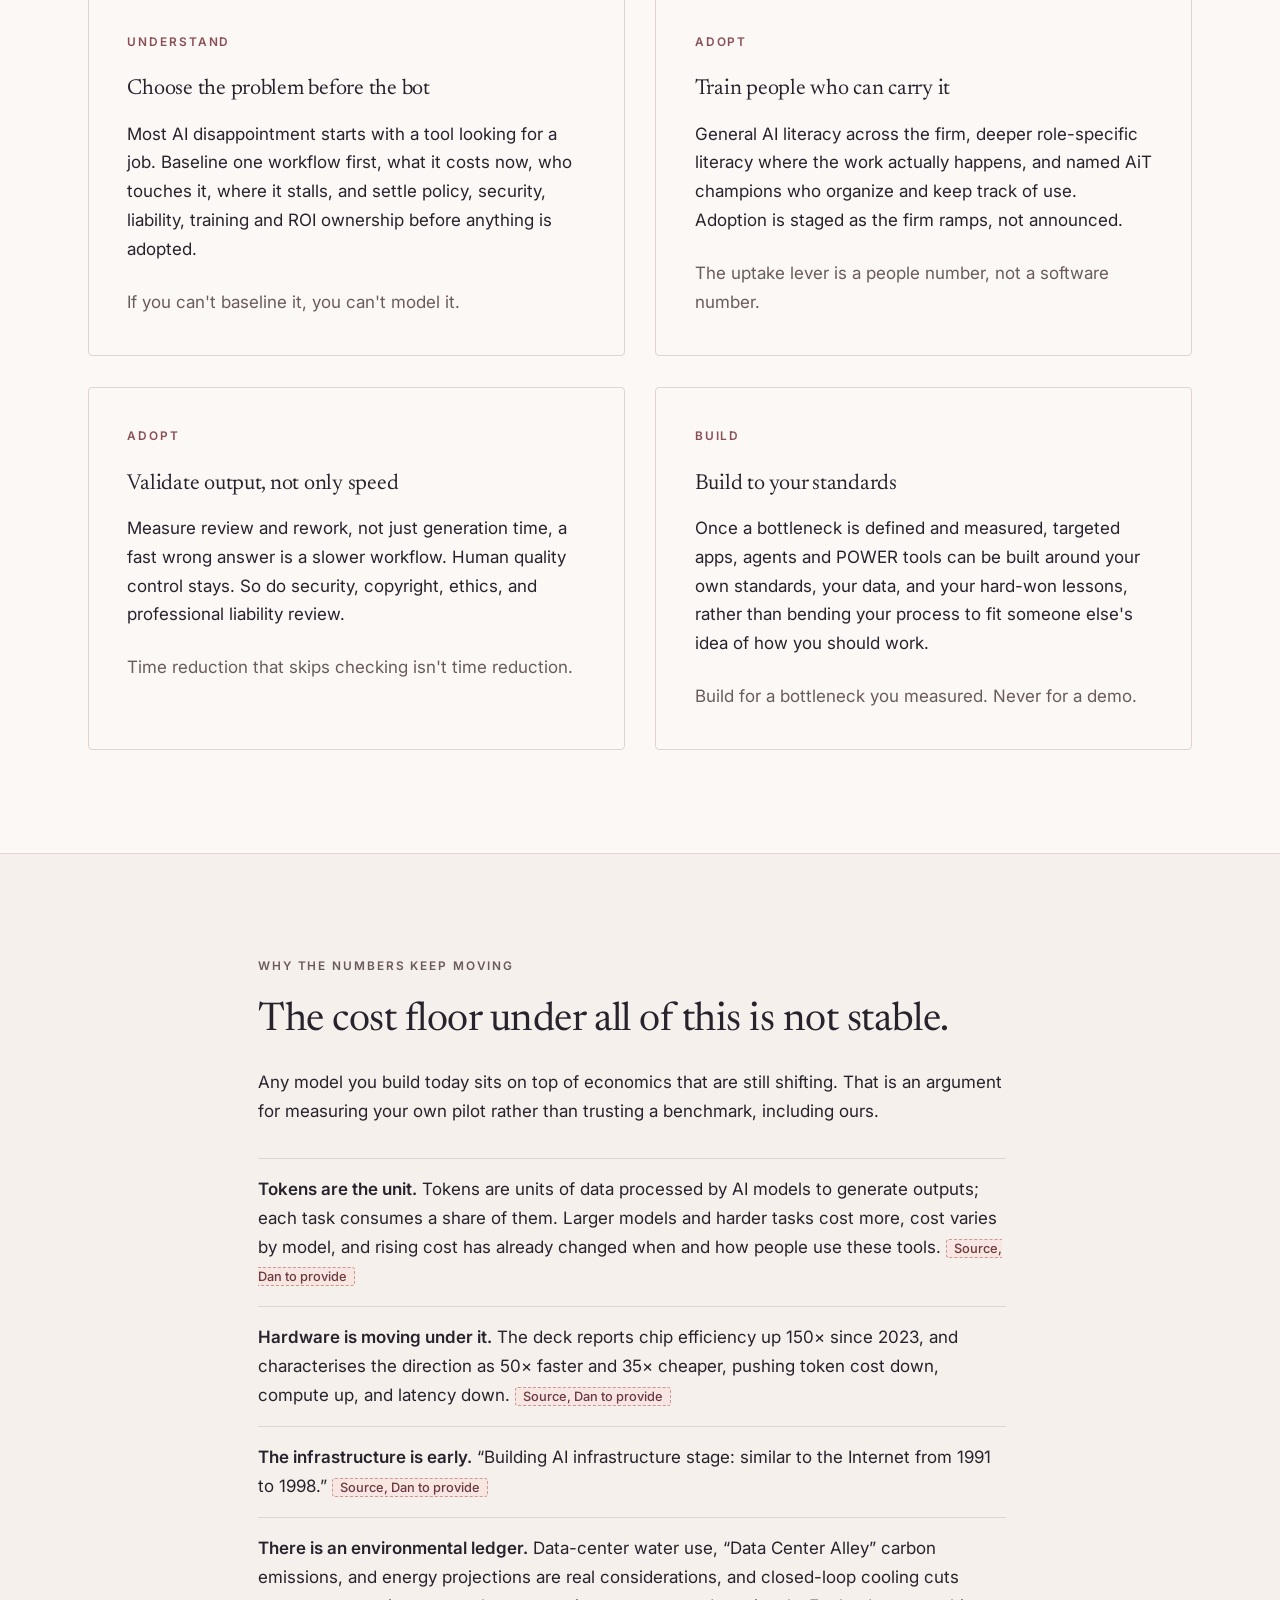
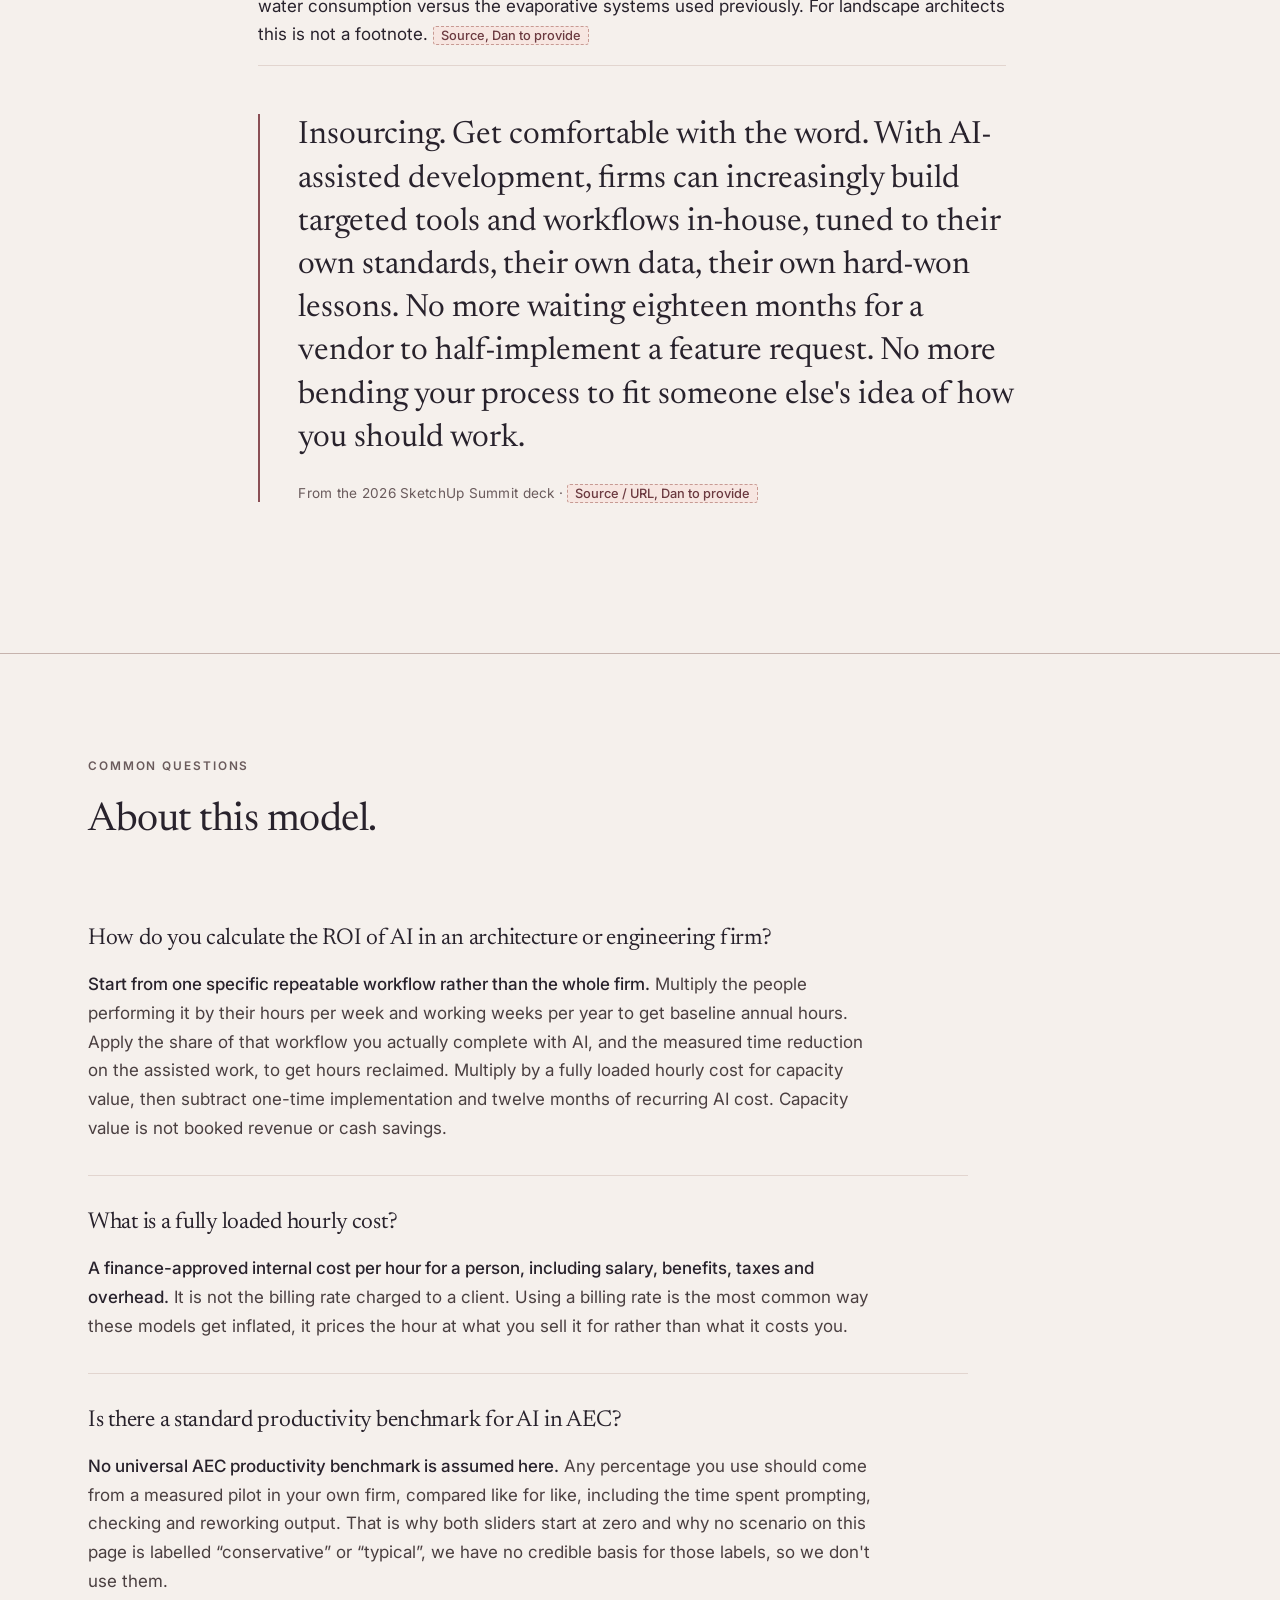
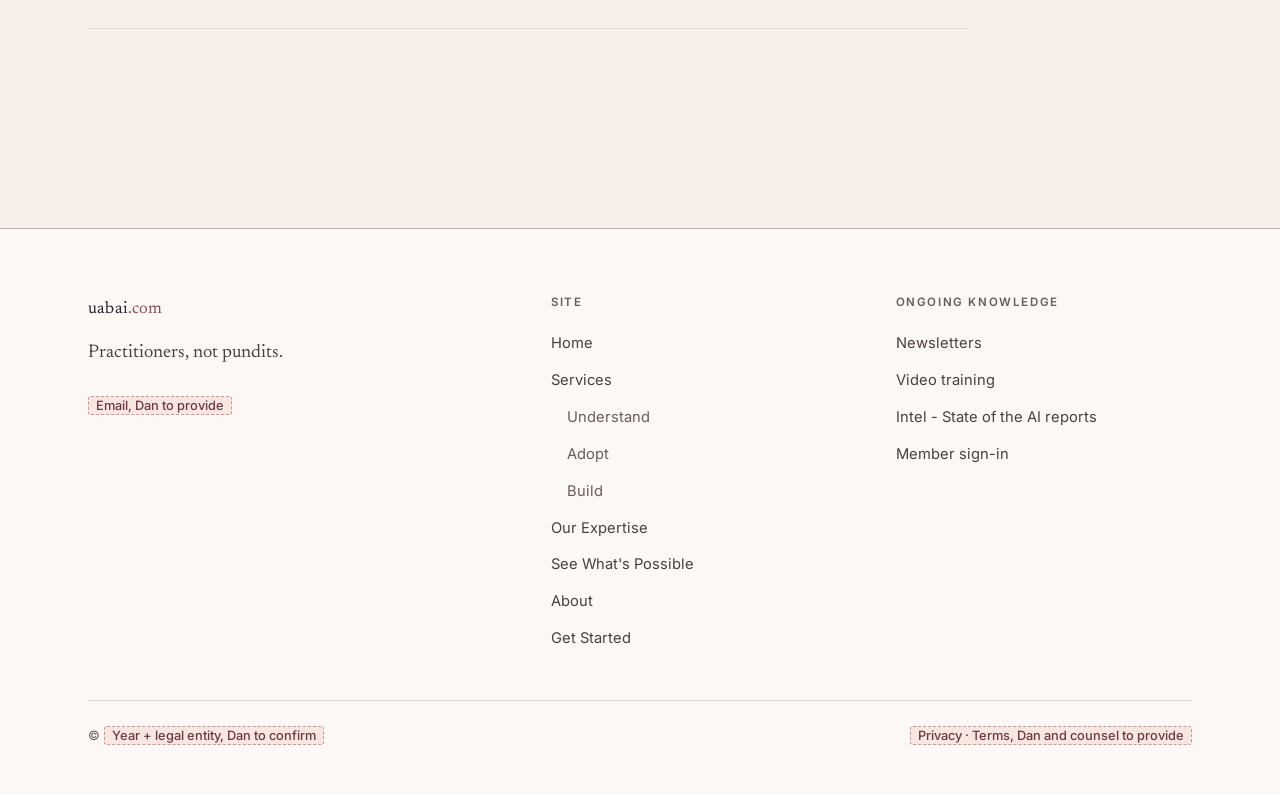
<file: possibilities.html>
<!doctype html>
<html lang="en">
<head>
<meta charset="utf-8">
<meta name="viewport" content="width=device-width, initial-scale=1">
<meta name="robots" content="noindex, nofollow, noarchive, nosnippet, noimageindex">
<meta name="googlebot" content="noindex, nofollow">
<title>Understand the Expertise | Recent presentations | UABAi</title>
<meta name="description" content="Choose a premade scenario based on our real world experience, or model your own. A free, ungated calculator for the hours and capacity value of applying AI to one repeatable workflow. No universal benchmarks assumed.">
<link rel="canonical" href="https://uabai.com/possibilities">
<link rel="preconnect" href="https://fonts.googleapis.com">
<link rel="preconnect" href="https://fonts.gstatic.com" crossorigin>
<link href="https://fonts.googleapis.com/css2?family=Newsreader:opsz,wght@6..72,300;6..72,400;6..72,500&family=Inter:wght@400;500;600&display=swap" rel="stylesheet">
<link rel="stylesheet" href="assets/css/site.css?v=20260717j">
<script type="application/ld+json">
{
  "@context": "https://schema.org",
  "@type": "FAQPage",
  "@id": "https://uabai.com/possibilities#faq",
  "mainEntity": [
    {
      "@type": "Question",
      "name": "How do you calculate the ROI of AI in an architecture or engineering firm?",
      "acceptedAnswer": {
        "@type": "Answer",
        "text": "Start from one specific repeatable workflow rather than the whole firm. Multiply the people performing it by their hours per week and working weeks per year to get baseline annual hours. Apply the share of that workflow you actually complete with AI, and the measured time reduction on the assisted work, to get hours reclaimed. Multiply by a fully loaded hourly cost for capacity value, then subtract one-time implementation and twelve months of recurring AI cost. Capacity value is not booked revenue or cash savings."
      }
    },
    {
      "@type": "Question",
      "name": "What is a fully loaded hourly cost?",
      "acceptedAnswer": {
        "@type": "Answer",
        "text": "A finance-approved internal cost per hour for a person, including salary, benefits, taxes and overhead. It is not the billing rate charged to a client. Using a billing rate inflates the modelled value."
      }
    },
    {
      "@type": "Question",
      "name": "Is there a standard productivity benchmark for AI in AEC?",
      "acceptedAnswer": {
        "@type": "Answer",
        "text": "No universal AEC productivity benchmark is assumed here. Any percentage used should come from a measured pilot in your own firm, compared like for like, including the time spent prompting, checking and reworking output."
      }
    }
  ]
}
</script>
</head>
<body>
<a class="skip" href="#main">Skip to content</a>


<header class="site-header">
  <div class="shell site-header__in">
    <a class="wordmark" href="index.html">uabai<span>.com</span></a>
    <nav class="nav" id="primary-nav" aria-label="Primary">
      <a href="index.html">Home</a>
      <span class="nav__item" data-open="false">
        <button class="nav__trigger" type="button" aria-expanded="false"
                aria-controls="services-menu">
          Services <span class="nav__caret" aria-hidden="true"></span>
        </button>
        <div class="nav__menu" id="services-menu">
          <a href="services.html"><strong>All services</strong><small>The three stages, side by side</small></a>
          <hr>
          <a class="nav__stage stage--understand" href="stage-understand.html">
            <i>01</i><span><strong>Understand</strong><small>60-Day AI Accelerator · $10k to $15k</small></span></a>
          <a class="nav__stage stage--adopt" href="stage-adopt.html">
            <i>02</i><span><strong>Adopt</strong><small>90-Day AI Immersion · $20k to $25k</small></span></a>
          <a class="nav__stage stage--build" href="stage-build.html">
            <i>03</i><span><strong>Build</strong><small>180-Day AI Competency · $30k to $40k</small></span></a>
        </div>
      </span>
      <a href="possibilities.html" aria-current="page">See What's Possible</a>
      <a href="about.html">About</a>
      <a href="contact.html">Get Started</a>
      <a href="expertise.html">Our Expertise</a>
    </nav>
    <div class="header-tools">
      <span class="style-pick">
        <label class="visually-hidden" for="style-pick">Style template</label>
        <select id="style-pick" data-palette-pick>
          <option value="rustic">Rustic Elegance</option>
          <option value="autumn">Autumn Harvest</option>
          <option value="urban">Urban Retreat</option>
          <option value="blush">Blush Tide</option>
        </select>
      </span>
      <button class="icon-btn" data-theme-toggle type="button" aria-label="Toggle theme">☀</button>
      <button class="icon-btn nav-toggle" data-nav-toggle type="button"
              aria-expanded="false" aria-controls="primary-nav" aria-label="Menu">☰</button>
    </div>
  </div>
</header>

<main id="main">



  <!-- ---------------------------------------------------------- videos -->
  <section id="see-it-done" style="padding-top:clamp(40px,5vw,72px)">
    <div class="shell">
      <span class="eyebrow">See what's possible</span>
      <h1>Understand the Expertise.</h1>
      <p class="lead" style="margin-top:var(--s5); margin-bottom:var(--s6)">Recent presentations by
      our team.</p>

      <div class="grid grid--3">

        <figure>
          <div class="video" data-video="XfX8tMhhRlc">
            <button class="video__poster" type="button"
                    aria-label="Play: Emergent Ai in Pro Practice July 2026">
              <img src="assets/img/aerial-sunset.jpg" width="1536" height="1024" loading="lazy"
                   alt="Photoreal aerial rendering at sunset, post-processed output of the kind this session walks through.">
              <span class="video__play" aria-hidden="true"></span>
              <span class="video__label">Emergent Ai in Pro Practice July 2026</span>
            </button>
          </div>
          <figcaption><strong>Daniel and Jenn · 8 July 2026.</strong> Post-processing renderings with
          AI, the workflow behind R[APP] and NOVA.</figcaption>
        </figure>

        <figure>
          <div class="video" data-video="urztoUfGD0w">
            <button class="video__poster" type="button"
                    aria-label="Play: Remote Sensing and Ai, ASLA Expo 2025">
              <img src="assets/img/aerial-winter.jpg" width="1536" height="1024" loading="lazy"
                   alt="Photoreal winter aerial of a civic campus, remote-sensing and aerial work of the kind this presentation covers.">
              <span class="video__play" aria-hidden="true"></span>
              <span class="video__label">Remote Sensing and Ai</span>
            </button>
          </div>
          <figcaption><strong>ASLA Expo 2025.</strong> Drone and remote-sensing work, one of the
          three backgrounds AI leadership tends to come from.</figcaption>
        </figure>

        <figure>
          <div class="video" data-video="5xpo9MUGU8g">
            <button class="video__poster" type="button"
                    aria-label="Play: ASLA 2025 Emergent Ai">
              <img src="assets/img/render-photoreal-night.jpg" width="2000" height="1125" loading="lazy"
                   alt="Photoreal night rendering generated from a flat-colour massing model, the kind of emergent AI work this presentation covers.">
              <span class="video__play" aria-hidden="true"></span>
              <span class="video__label">Emergent Ai</span>
            </button>
          </div>
          <figcaption><strong>ASLA 2025.</strong> Where the tools were, where they were going, and
          what held up under practice.</figcaption>
        </figure>

      </div>
      <p class="dim" style="font-size:.85rem; margin-top:var(--s5)">Videos load only when you press
      play, nothing is requested from YouTube before that.
      <span class="ph">More sessions, Dan to add</span></p>
    </div>
  </section>

  <section class="rule-top" style="padding-block:clamp(48px,6vw,88px) var(--s6)">
    <div class="shell shell--narrow">
      <span class="eyebrow">The calculator</span>
      <h2>Model the Value of Better Workflow.</h2>
      <p class="lead" style="margin-top:var(--s5)">Choose a premade scenario, based on our real world
      experience, or model your own. The model assumes no universal benchmarks.</p>
      <p class="dim" style="font-size:.9rem">Free. No email required. Nothing is sent anywhere, the
      math runs in your browser.</p>
    </div>
  </section>

  <section style="padding-top:0">
    <div class="shell shell--narrow">
      <form class="calc" id="calc" novalidate>


        <div class="scenarios">
          <span class="eyebrow">Start from a scenario <span class="ph">Under construction</span></span>
          <div class="scenarios__row" role="group" aria-label="Premade workflow scenarios">
            <button class="scen-btn" type="button" data-scen="modeling"   aria-pressed="false">Modeling</button>
            <button class="scen-btn" type="button" data-scen="rendering"  aria-pressed="false">Rendering</button>
            <button class="scen-btn" type="button" data-scen="graphics"   aria-pressed="false">Graphics</button>
            <button class="scen-btn" type="button" data-scen="marketing"  aria-pressed="false">Marketing</button>
            <button class="scen-btn" type="button" data-scen="proposals"  aria-pressed="false">Proposals</button>
            <button class="scen-btn" type="button" data-scen="research"   aria-pressed="false">Research</button>
            <button class="scen-btn" type="button" data-scen="precedent"  aria-pressed="false">Precedent Studies</button>
            <button class="scen-btn" type="button" data-scen="admin"      aria-pressed="false">Administrative Tasks</button>
            <button class="scen-btn" type="button" data-scen="planning"   aria-pressed="false">Planning Work</button>
            <button class="scen-btn scen-btn--own" type="button" data-scen="own" aria-pressed="true">Model your own</button>
          </div>
          <div class="scen-panel" id="scen-panel" hidden aria-live="polite">
            <p class="scen-panel__name" id="scen-name"></p>
            <p class="scen-panel__body" id="scen-body"></p>
          </div>
        </div>

        <!-- ------------------------------------------------ baseline -->
        <div class="calc__group">
          <span class="eyebrow">Your workflow today</span>
          <p class="calc__group-note">Conservative numbers are better than precise ones. The goal is
          to see the size of the opportunity, not to forecast it.</p>

          <div class="field">
            <label for="c-name">Workflow name</label>
            <input type="text" id="c-name" placeholder="e.g. rendering post-processing">
            <p class="field__help">Name one repeatable workflow. Demonstrated examples include
            material palette boards, segmentation, rendering post-processing, photomatching, and a
            custom SketchUp workflow. Not used in the math.</p>
          </div>

          <div class="field">
            <label for="c-people">People performing it (P)</label>
            <input type="number" id="c-people" min="1" step="1" inputmode="numeric">
            <p class="field__help">Count the actual participants, not firm headcount. No industry
            benchmark is assumed.</p>
            <p class="field__err" id="c-people-err" role="alert"></p>
          </div>

          <div class="field">
            <label for="c-hours">Current hours per person, per week (H)</label>
            <input type="number" id="c-hours" min="0" step="0.5" inputmode="decimal">
            <p class="field__help">Use timesheets, a time study, or a conservative two-week sample.
            Include setup, review, corrections and rework, not just the productive part.</p>
            <p class="field__err" id="c-hours-err" role="alert"></p>
          </div>

          <div class="field">
            <label for="c-weeks">Working weeks per year (W)</label>
            <input type="number" id="c-weeks" min="1" max="52" step="1" inputmode="numeric">
            <p class="field__help">Use your firm's approved assumption after leave and
            non-production time. No default is supplied.</p>
            <p class="field__err" id="c-weeks-err" role="alert"></p>
          </div>

          <div class="field">
            <label for="c-cost">Fully loaded hourly cost (C), optional</label>
            <div class="input-affix">
              <span>$</span>
              <input type="number" id="c-cost" min="0" step="1" inputmode="decimal">
            </div>
            <p class="field__help">Use a finance-approved loaded labour cost, not a billing rate. If
            you don't know it, leave this blank, you'll still see hours, but no financial value.
            <span class="ph">Currency, Dan to confirm</span></p>
            <p class="field__err" id="c-cost-err" role="alert"></p>
          </div>
        </div>

        <!-- ------------------------------------------------ scenario -->
        <div class="calc__group">
          <span class="eyebrow">Your AI scenario</span>
          <p class="calc__group-note">Costs are not prefilled. Pricing for this practice is not set,
          and token costs vary by model and task, use a quote, an invoice, or a measured pilot.</p>

          <div class="field">
            <label for="c-impl">One-time implementation and training cost (I)</label>
            <div class="input-affix">
              <span>$</span>
              <input type="number" id="c-impl" min="0" step="1" inputmode="decimal">
            </div>
            <p class="field__help">Include discovery, build and configuration, testing, training,
            and change management.</p>
            <p class="field__err" id="c-impl-err" role="alert"></p>
          </div>

          <div class="field">
            <label for="c-monthly">Recurring monthly AI cost (M)</label>
            <div class="input-affix">
              <span>$</span>
              <input type="number" id="c-monthly" min="0" step="1" inputmode="decimal">
            </div>
            <p class="field__help">Include subscriptions, tokens and API spend, hosting, and
            support. Token cost varies by model and by task difficulty.</p>
            <p class="field__err" id="c-monthly-err" role="alert"></p>
          </div>

          <div class="field">
            <label for="c-retired">Verified annual direct cost retired (A), optional</label>
            <div class="input-affix">
              <span>$</span>
              <input type="number" id="c-retired" min="0" step="1" inputmode="decimal">
            </div>
            <p class="field__help">Only spend that will actually stop, a licence you will genuinely
            cancel. Exclude possible savings and any labour already counted above. Blank means zero.</p>
            <p class="field__err" id="c-retired-err" role="alert"></p>
          </div>
        </div>

        <!-- -------------------------------------------------- levers -->
        <div class="calc__group">
          <span class="eyebrow">Move the levers</span>
          <p class="calc__group-note">Both start at zero. These are your controls, not our
          benchmarks, the honest way to set them is a measured pilot.</p>

          <div class="lever">
            <div class="lever__head">
              <label for="c-uptake">Share of the eligible workflow completed with AI (U)</label>
              <span class="lever__val" id="c-uptake-val">0%</span>
            </div>
            <input type="range" id="c-uptake" min="0" max="100" step="1" value="0"
                   aria-describedby="c-uptake-help">
            <div class="ticks"><span>0%</span><span>50%</span><span>100%</span></div>
            <p class="field__help" id="c-uptake-help">How much of this workflow AI actually touches.
            User-controlled coverage, not a benchmark. The tick marks are interface positions, not
            recommended values.</p>
          </div>

          <div class="lever">
            <div class="lever__head">
              <label for="c-reduction">Measured time reduction on AI-assisted work (R)</label>
              <span class="lever__val" id="c-reduction-val">0%</span>
            </div>
            <input type="range" id="c-reduction" min="0" max="100" step="1" value="0"
                   aria-describedby="c-reduction-help">
            <div class="ticks"><span>0%</span><span>50%</span><span>100%</span></div>
            <p class="field__help" id="c-reduction-help">Compare like for like, and include the time
            spent prompting, checking and reworking. No universal AEC percentage is supplied here
            because none is credible.</p>
          </div>
        </div>

        <!-- -------------------------------------------------- impact -->
        <div class="impact">
          <span class="eyebrow">The impact</span>
          <div class="impact__grid" aria-live="polite">
            <div>
              <span class="impact__cap">Potential hours reclaimed / year</span>
              <span class="impact__val" id="out-hours" data-empty="true">, </span>
            </div>
            <div>
              <span class="impact__cap">Potential annual capacity value</span>
              <span class="impact__val" id="out-value" data-empty="true">, </span>
              <p class="impact__note" id="out-value-note">Enter people, hours and working weeks.</p>
            </div>
            <div>
              <span class="impact__cap">First-year modelled ROI</span>
              <span class="impact__val" id="out-roi" data-empty="true">, </span>
              <p class="impact__note" id="out-roi-note"></p>
            </div>
          </div>

          <details class="math">
            <summary>Show the math</summary>
            <div class="math__body" id="out-math">Enter your workflow values to see the substituted formulas.</div>
          </details>

          <p class="disclaimer">
            Illustrative scenario only, not a quote, forecast, promise, or guarantee. Results use
            only the values and assumptions you enter. “Capacity value” is not the same as booked
            revenue or cash savings. Actual outcomes depend on workflow fit, adoption, quality
            control, model and token costs, security and privacy controls, copyright and
            professional-liability review, and how reclaimed time is used. AI does not replace
            professional liability risk. Validate the scenario with a measured pilot and your firm's
            finance, IT/security, and legal advisers.
          </p>

          <div class="cta-row" style="margin-top:var(--s5)">
            <button class="btn btn--ghost btn--sm" type="button" id="c-reset">Reset</button>
          </div>
        </div>
      </form>
    </div>
  </section>


  <!-- ------------------------------------------- what moves the numbers -->
  <section class="bg-lifted rule-top">
    <div class="shell">
      <span class="eyebrow">What moves these numbers in practice</span>
      <h2>The levers are not settings. They're decisions.</h2>
      <p class="lead" style="margin-top:var(--s4); margin-bottom:var(--s6)">Each of these sits on the
      Understand → Adopt → Build spine, and each one is where a modelled number either becomes real
      or quietly doesn't.</p>

      <div class="grid grid--2">
        <article class="card">
          <span class="eyebrow eyebrow--accent">Understand</span>
          <h3>Choose the problem before the bot</h3>
          <p>Most AI disappointment starts with a tool looking for a job. Baseline one workflow
          first, what it costs now, who touches it, where it stalls, and settle policy, security,
          liability, training and ROI ownership before anything is adopted.</p>
          <p class="mb-0 dim">If you can't baseline it, you can't model it.</p>
        </article>

        <article class="card">
          <span class="eyebrow eyebrow--accent">Adopt</span>
          <h3>Train people who can carry it</h3>
          <p>General AI literacy across the firm, deeper role-specific literacy where the work
          actually happens, and named AiT champions who organize and keep track of use. Adoption is
          staged as the firm ramps, not announced.</p>
          <p class="mb-0 dim">The uptake lever is a people number, not a software number.</p>
        </article>

        <article class="card">
          <span class="eyebrow eyebrow--accent">Adopt</span>
          <h3>Validate output, not only speed</h3>
          <p>Measure review and rework, not just generation time, a fast wrong answer is a slower
          workflow. Human quality control stays. So do security, copyright, ethics, and professional
          liability review.</p>
          <p class="mb-0 dim">Time reduction that skips checking isn't time reduction.</p>
        </article>

        <article class="card">
          <span class="eyebrow eyebrow--accent">Build</span>
          <h3>Build to your standards</h3>
          <p>Once a bottleneck is defined and measured, targeted apps, agents and POWER tools can be
          built around your own standards, your data, and your hard-won lessons, rather than
          bending your process to fit someone else's idea of how you should work.</p>
          <p class="mb-0 dim">Build for a bottleneck you measured. Never for a demo.</p>
        </article>
      </div>
    </div>
  </section>

  <!-- ---------------------------------------------------- economics -->
  <section class="rule-top">
    <div class="shell shell--narrow">
      <span class="eyebrow">Why the numbers keep moving</span>
      <h2>The cost floor under all of this is not stable.</h2>
      <p style="margin-top:var(--s4)">Any model you build today sits on top of economics that are
      still shifting. That is an argument for measuring your own pilot rather than trusting a
      benchmark, including ours.</p>

      <ul class="list-plain" style="margin-top:var(--s5)">
        <li><strong>Tokens are the unit.</strong> Tokens are units of data processed by AI models to
        generate outputs; each task consumes a share of them. Larger models and harder tasks cost
        more, cost varies by model, and rising cost has already changed when and how people use
        these tools. <span class="ph">Source, Dan to provide</span></li>
        <li><strong>Hardware is moving under it.</strong> The deck reports chip efficiency up 150×
        since 2023, and characterises the direction as 50× faster and 35× cheaper, pushing token
        cost down, compute up, and latency down. <span class="ph">Source, Dan to provide</span></li>
        <li><strong>The infrastructure is early.</strong> “Building AI infrastructure stage: similar
        to the Internet from 1991 to 1998.” <span class="ph">Source, Dan to provide</span></li>
        <li><strong>There is an environmental ledger.</strong> Data-center water use, “Data Center
        Alley” carbon emissions, and energy projections are real considerations, and closed-loop
        cooling cuts water consumption versus the evaporative systems used previously. For landscape
        architects this is not a footnote. <span class="ph">Source, Dan to provide</span></li>
      </ul>

      <blockquote class="pull">
        <p>Insourcing. Get comfortable with the word. With AI-assisted development, firms can
        increasingly build targeted tools and workflows in-house, tuned to their own standards,
        their own data, their own hard-won lessons. No more waiting eighteen months for a vendor to
        half-implement a feature request. No more bending your process to fit someone else's idea of
        how you should work.</p>
        <cite>From the 2026 SketchUp Summit deck · <span class="ph">Source / URL, Dan to provide</span></cite>
      </blockquote>
    </div>
  </section>

  <!-- ------------------------------------------------------------- faq -->
  <section class="faq rule-top">
    <div class="shell">
      <span class="eyebrow">Common questions</span>
      <h2>About this model.</h2>
      <div style="margin-top:var(--s6)">
        <div class="faq__item">
          <h3 class="faq__q">How do you calculate the ROI of AI in an architecture or engineering firm?</h3>
          <p class="faq__a"><strong>Start from one specific repeatable workflow rather than the whole
          firm.</strong> Multiply the people performing it by their hours per week and working weeks
          per year to get baseline annual hours. Apply the share of that workflow you actually
          complete with AI, and the measured time reduction on the assisted work, to get hours
          reclaimed. Multiply by a fully loaded hourly cost for capacity value, then subtract
          one-time implementation and twelve months of recurring AI cost. Capacity value is not
          booked revenue or cash savings.</p>
        </div>
        <div class="faq__item">
          <h3 class="faq__q">What is a fully loaded hourly cost?</h3>
          <p class="faq__a"><strong>A finance-approved internal cost per hour for a person,
          including salary, benefits, taxes and overhead.</strong> It is not the billing rate charged
          to a client. Using a billing rate is the most common way these models get inflated, it
          prices the hour at what you sell it for rather than what it costs you.</p>
        </div>
        <div class="faq__item">
          <h3 class="faq__q">Is there a standard productivity benchmark for AI in AEC?</h3>
          <p class="faq__a"><strong>No universal AEC productivity benchmark is assumed here.</strong>
          Any percentage you use should come from a measured pilot in your own firm, compared like
          for like, including the time spent prompting, checking and reworking output. That is why
          both sliders start at zero and why no scenario on this page is labelled “conservative” or
          “typical”, we have no credible basis for those labels, so we don't use them.</p>
        </div>
      </div>
    </div>
  </section>


</main>

<footer class="site-footer">
  <div class="shell">
    <div class="footer__grid">
      <div>
        <a class="wordmark" href="index.html">uabai<span>.com</span></a>
        <p class="footer__tag">Practitioners, not pundits.</p>
        <p style="font-size:.88rem" class="dim"><span class="ph">Email, Dan to provide</span></p>
      </div>
      <div class="footer__col">
        <h4>Site</h4>
        <ul>
          <li><a href="index.html">Home</a></li>
          <li><a href="services.html">Services</a></li>
          <li class="sub"><a href="stage-understand.html">Understand</a></li>
          <li class="sub"><a href="stage-adopt.html">Adopt</a></li>
          <li class="sub"><a href="stage-build.html">Build</a></li>
          <li><a href="expertise.html">Our Expertise</a></li>
          <li><a href="possibilities.html">See What's Possible</a></li>
          <li><a href="about.html">About</a></li>
          <li><a href="contact.html">Get Started</a></li>
        </ul>
      </div>
      <div class="footer__col">
        <h4>Ongoing Knowledge</h4>
        <ul>
          <li><a href="services.html#ongoing">Newsletters</a></li>
          <li><a href="services.html#ongoing">Video training</a></li>
          <li><a href="services.html#ongoing">Intel - State of the AI reports</a></li>
          <li><a href="services.html#ongoing">Member sign-in</a></li>
        </ul>
      </div>
    </div>
    <div class="footer__base">
      <span>© <span class="ph">Year + legal entity, Dan to confirm</span></span>
      <span><span class="ph">Privacy · Terms, Dan and counsel to provide</span></span>
    </div>
  </div>
</footer>

<script src="assets/js/site.js?v=20260717j"></script>
</body>
</html>
</file>
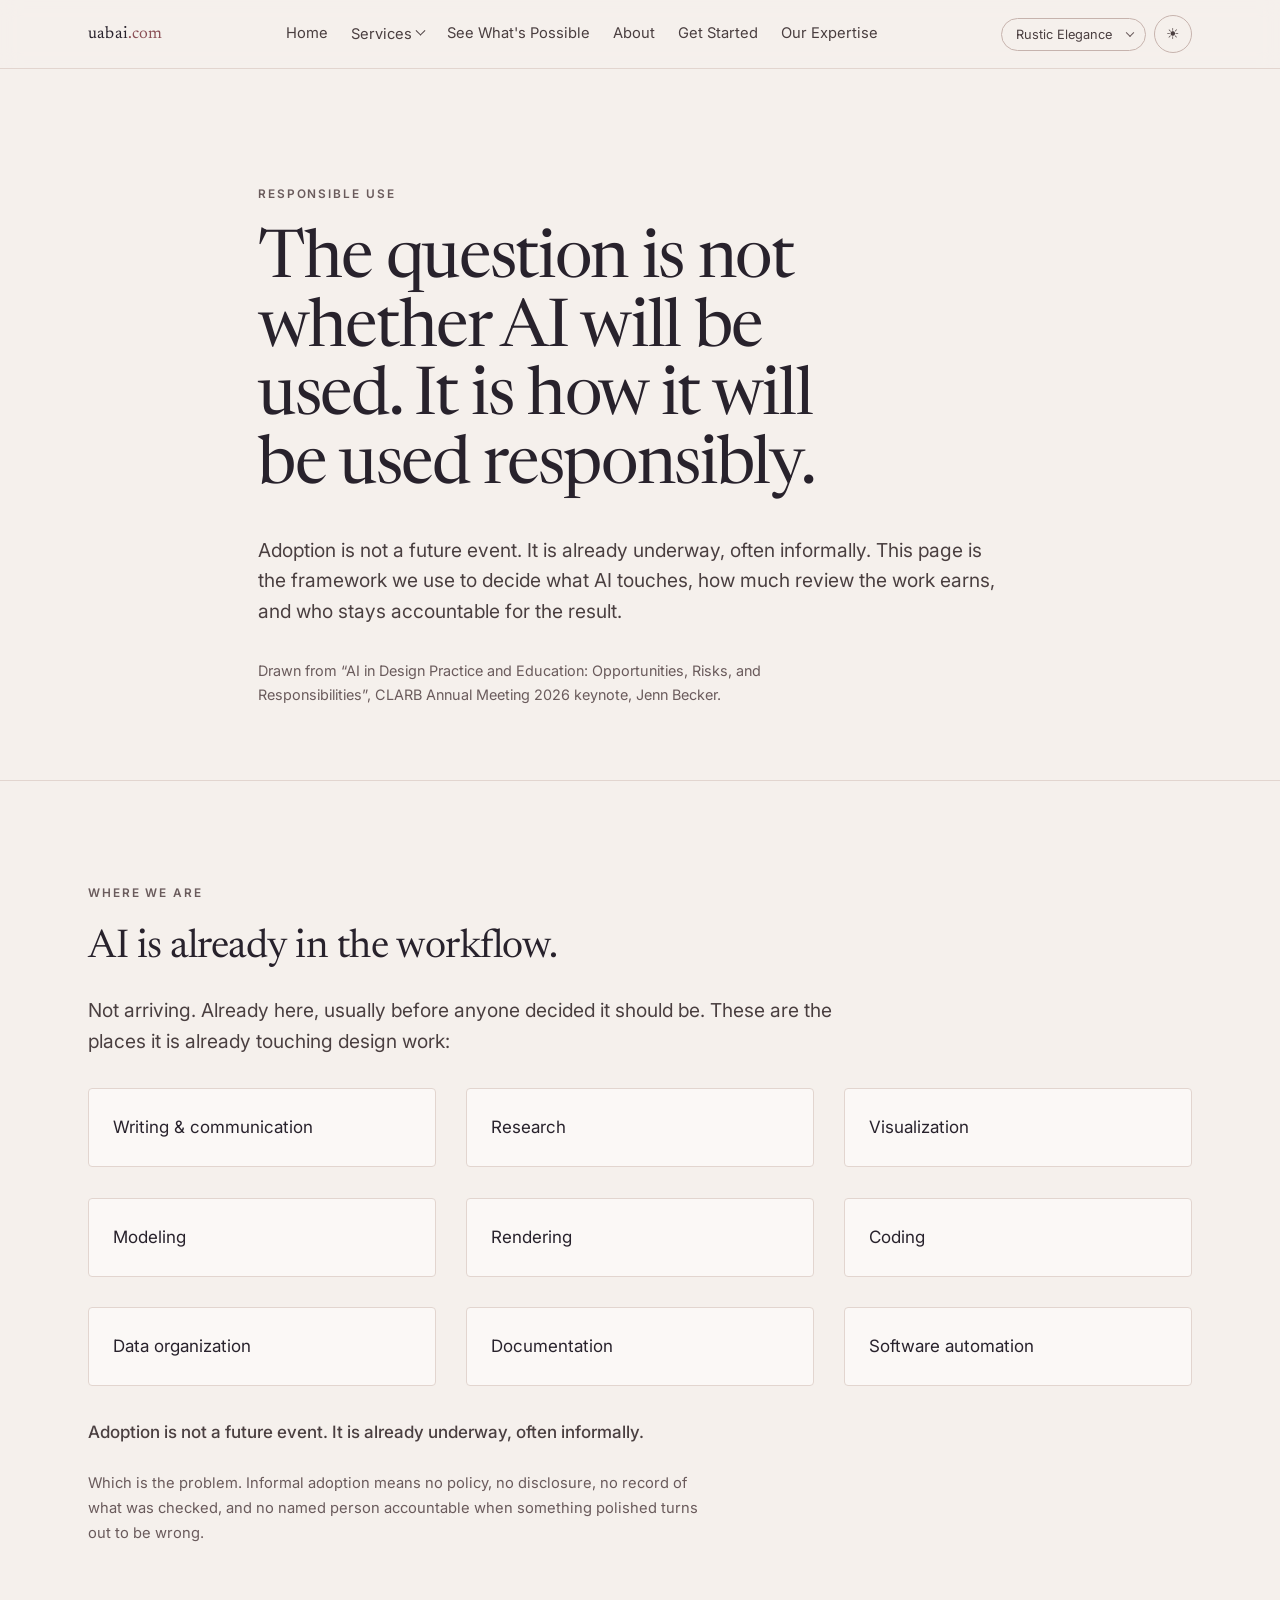
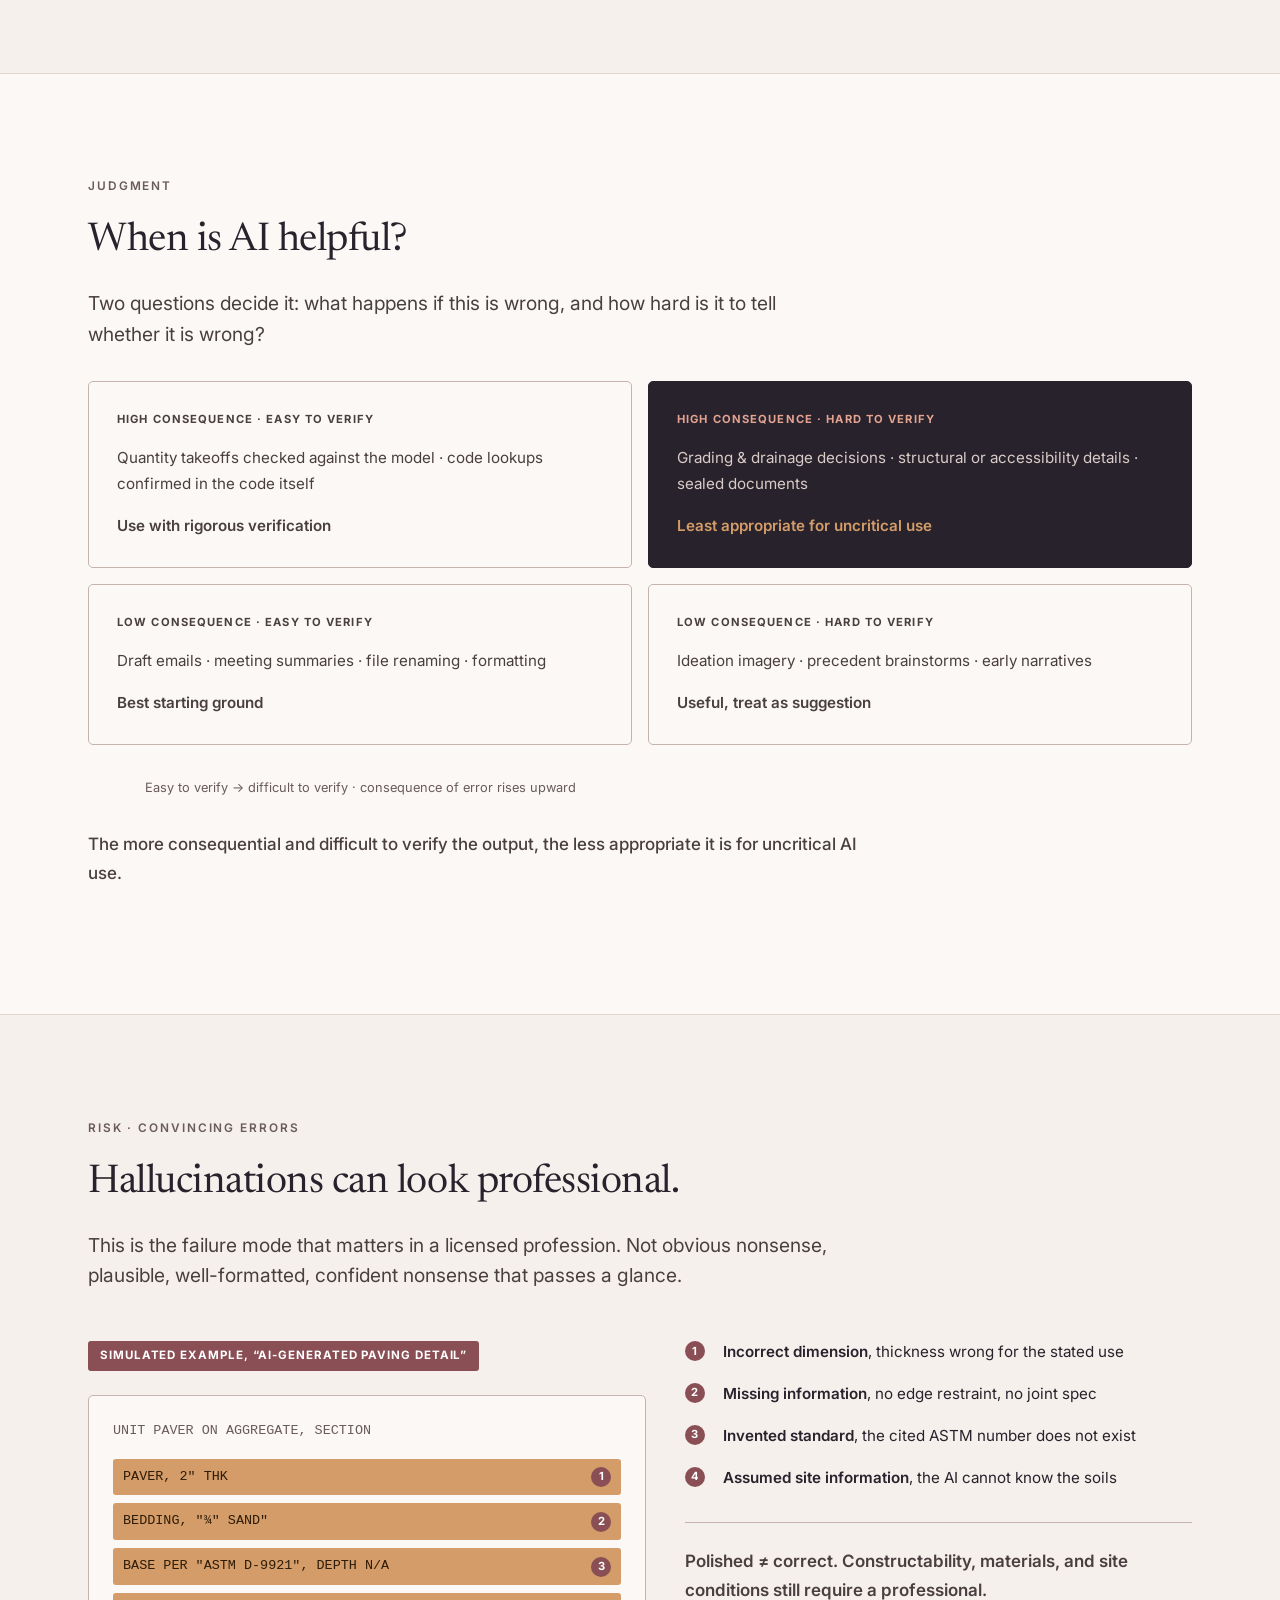
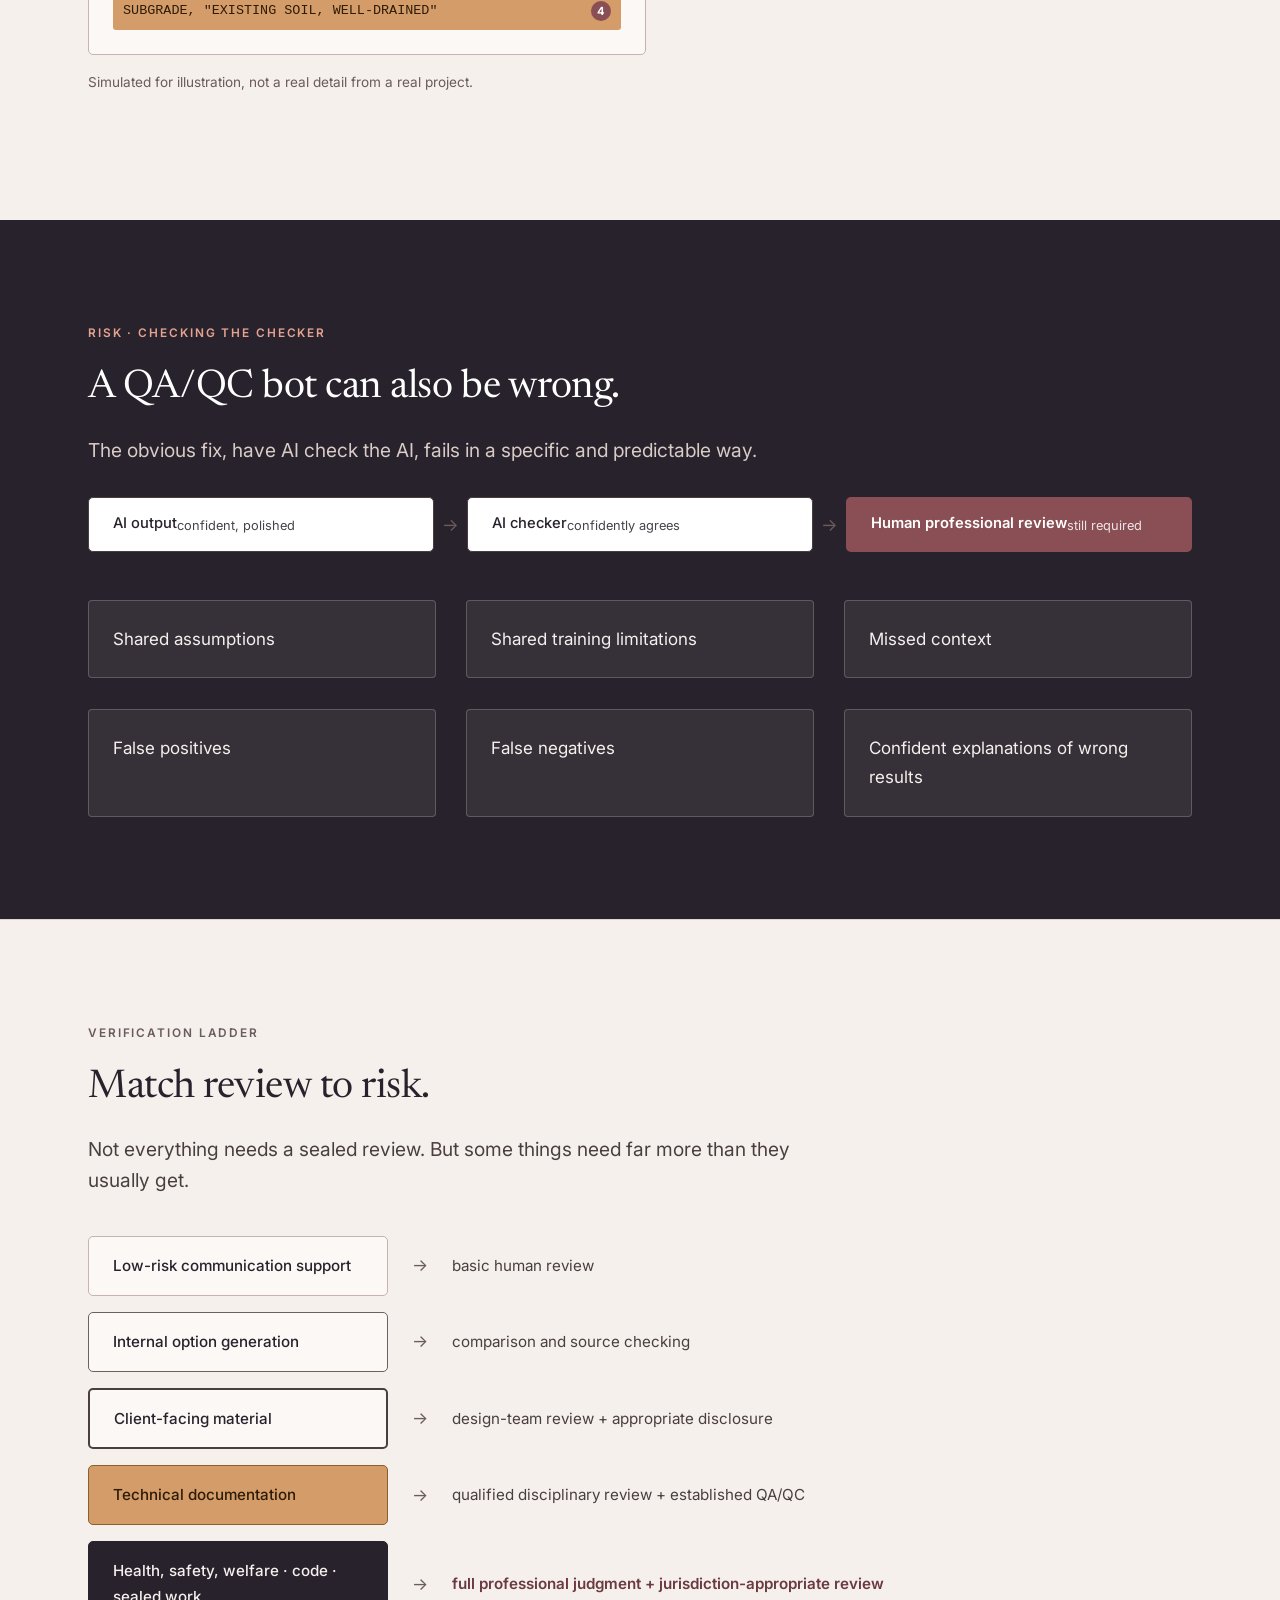
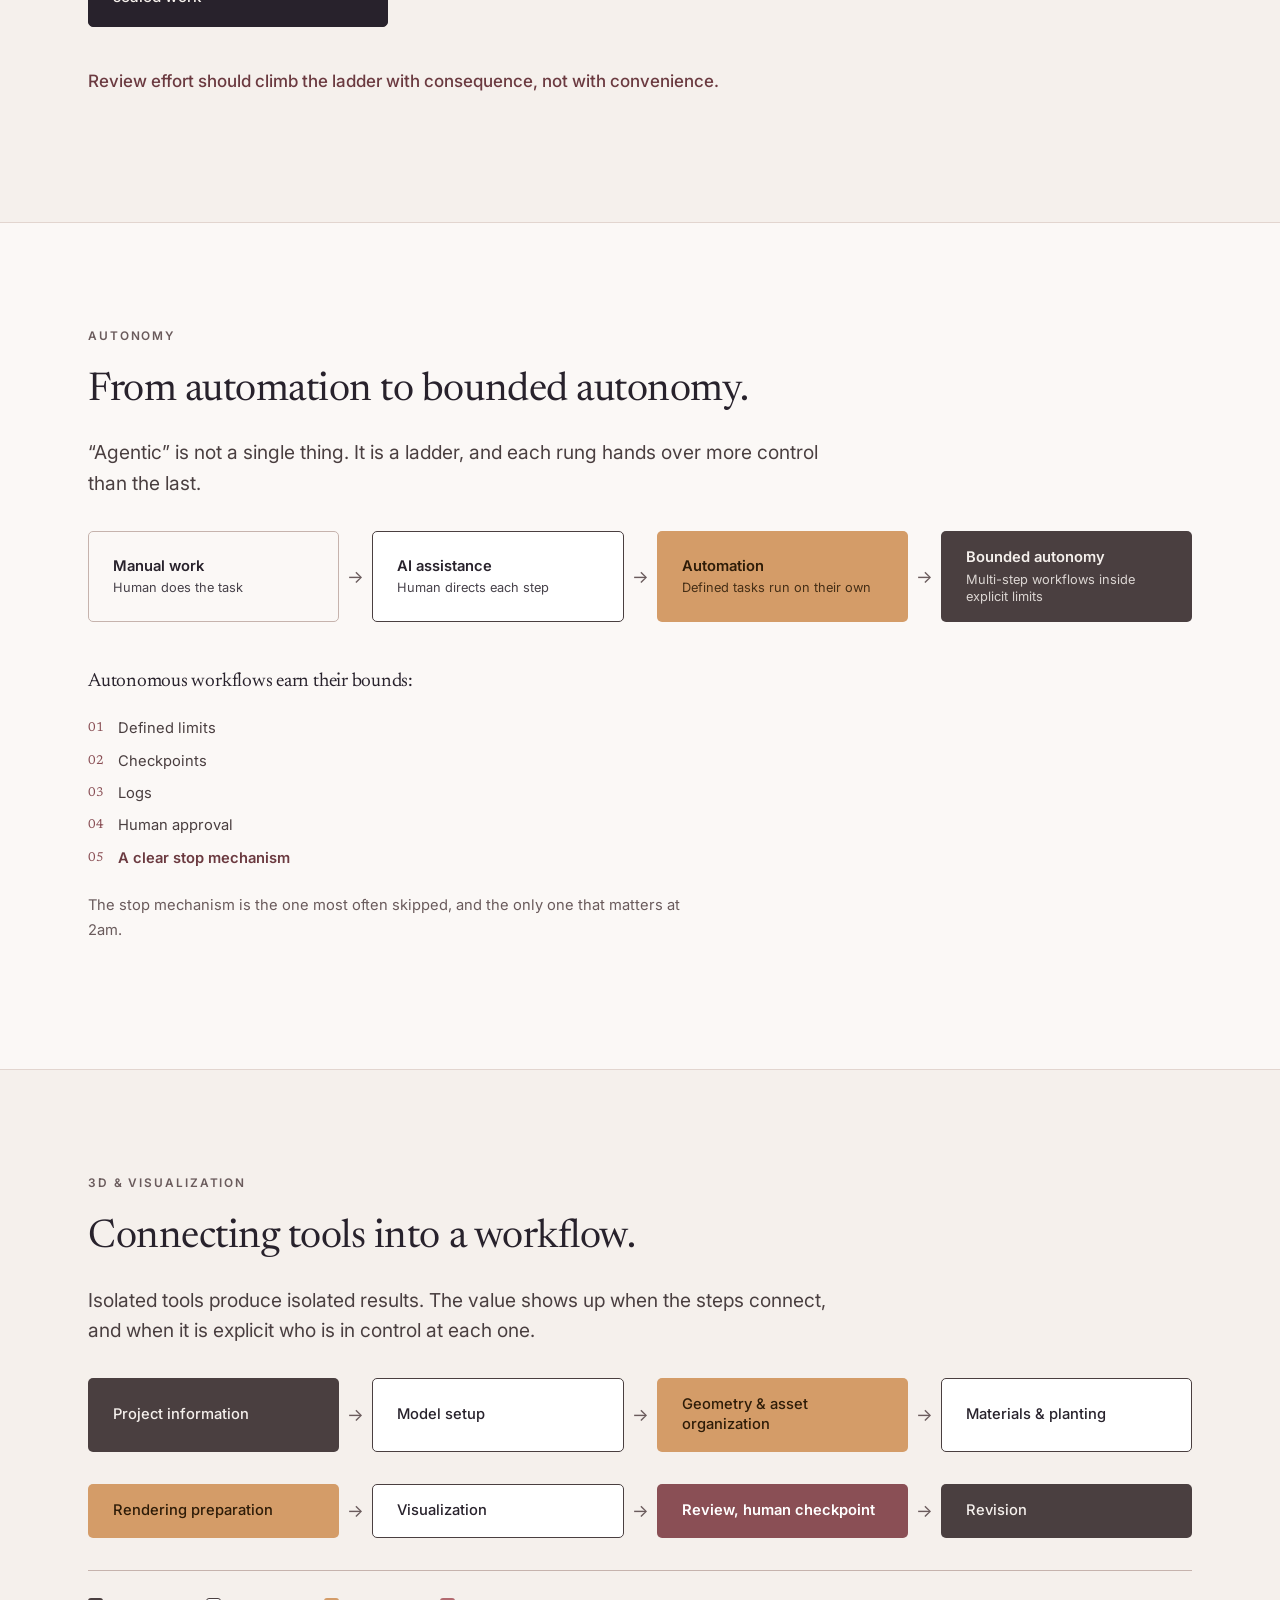
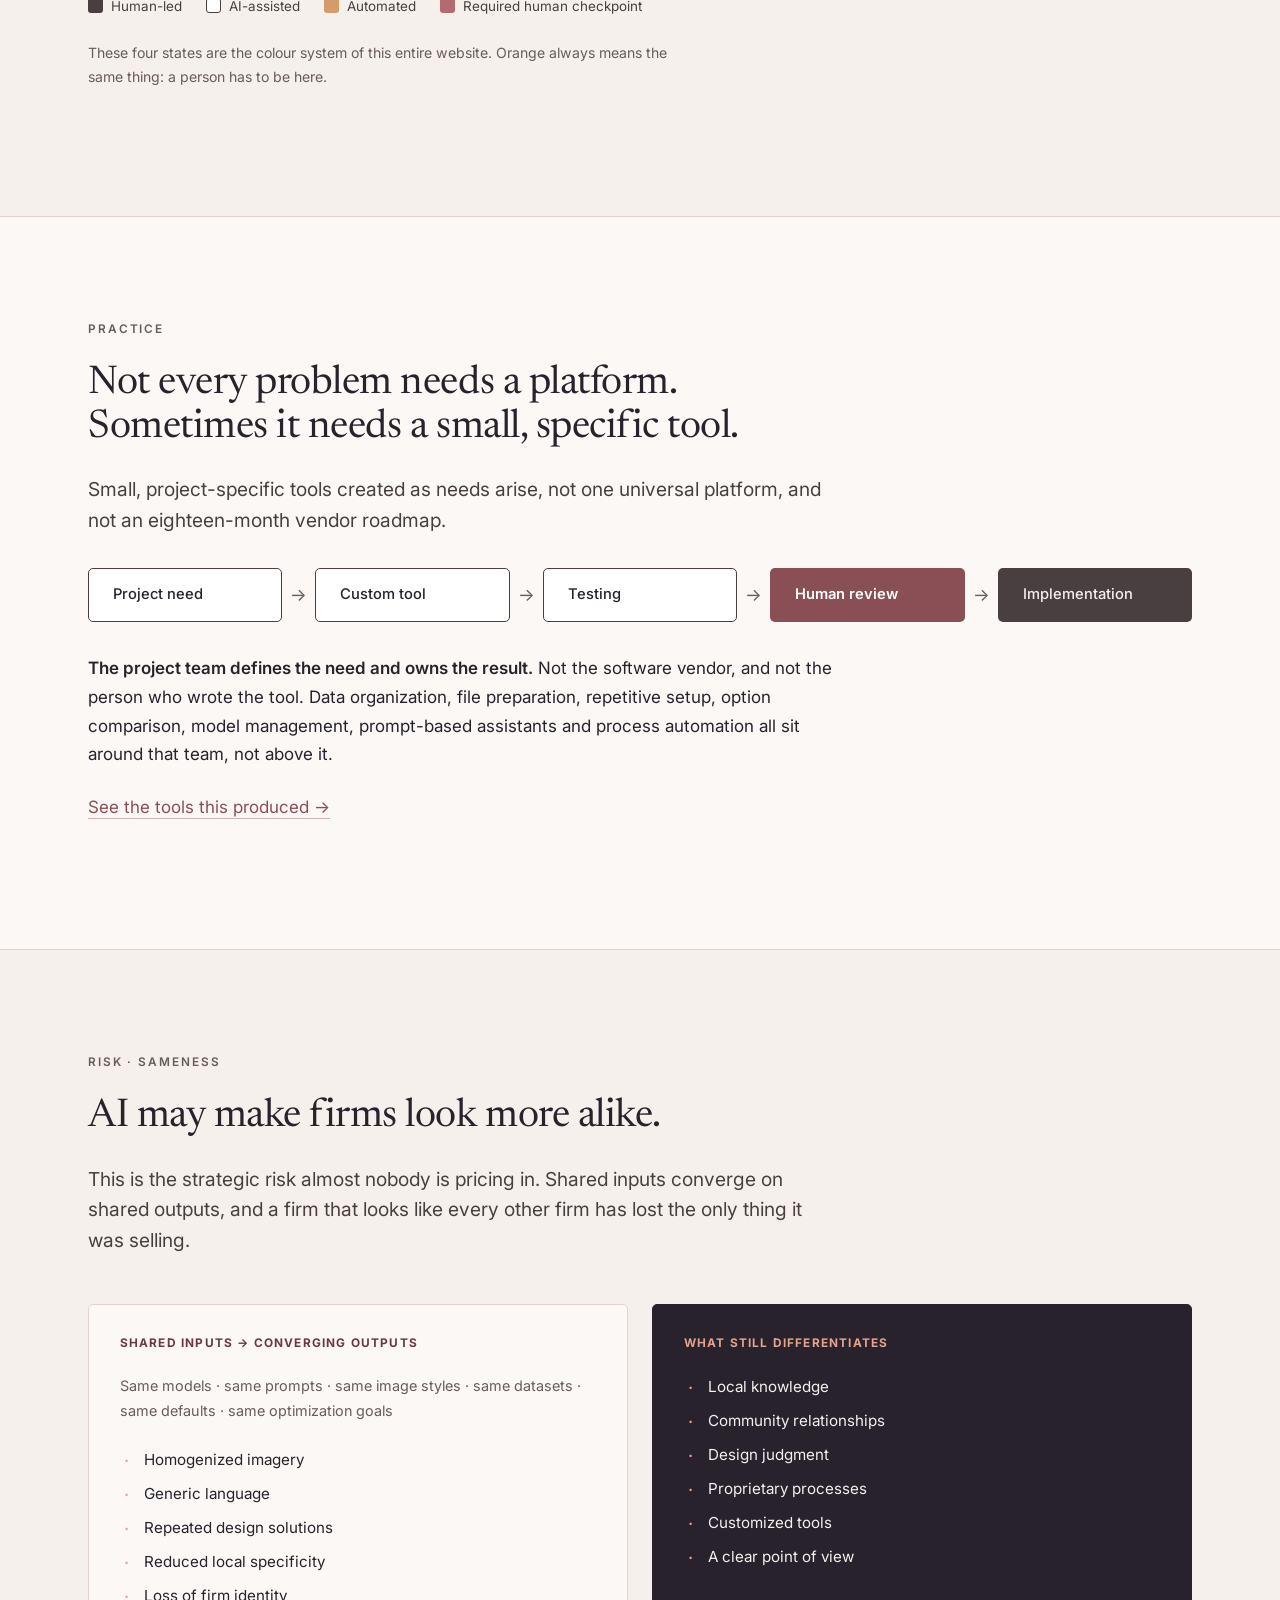
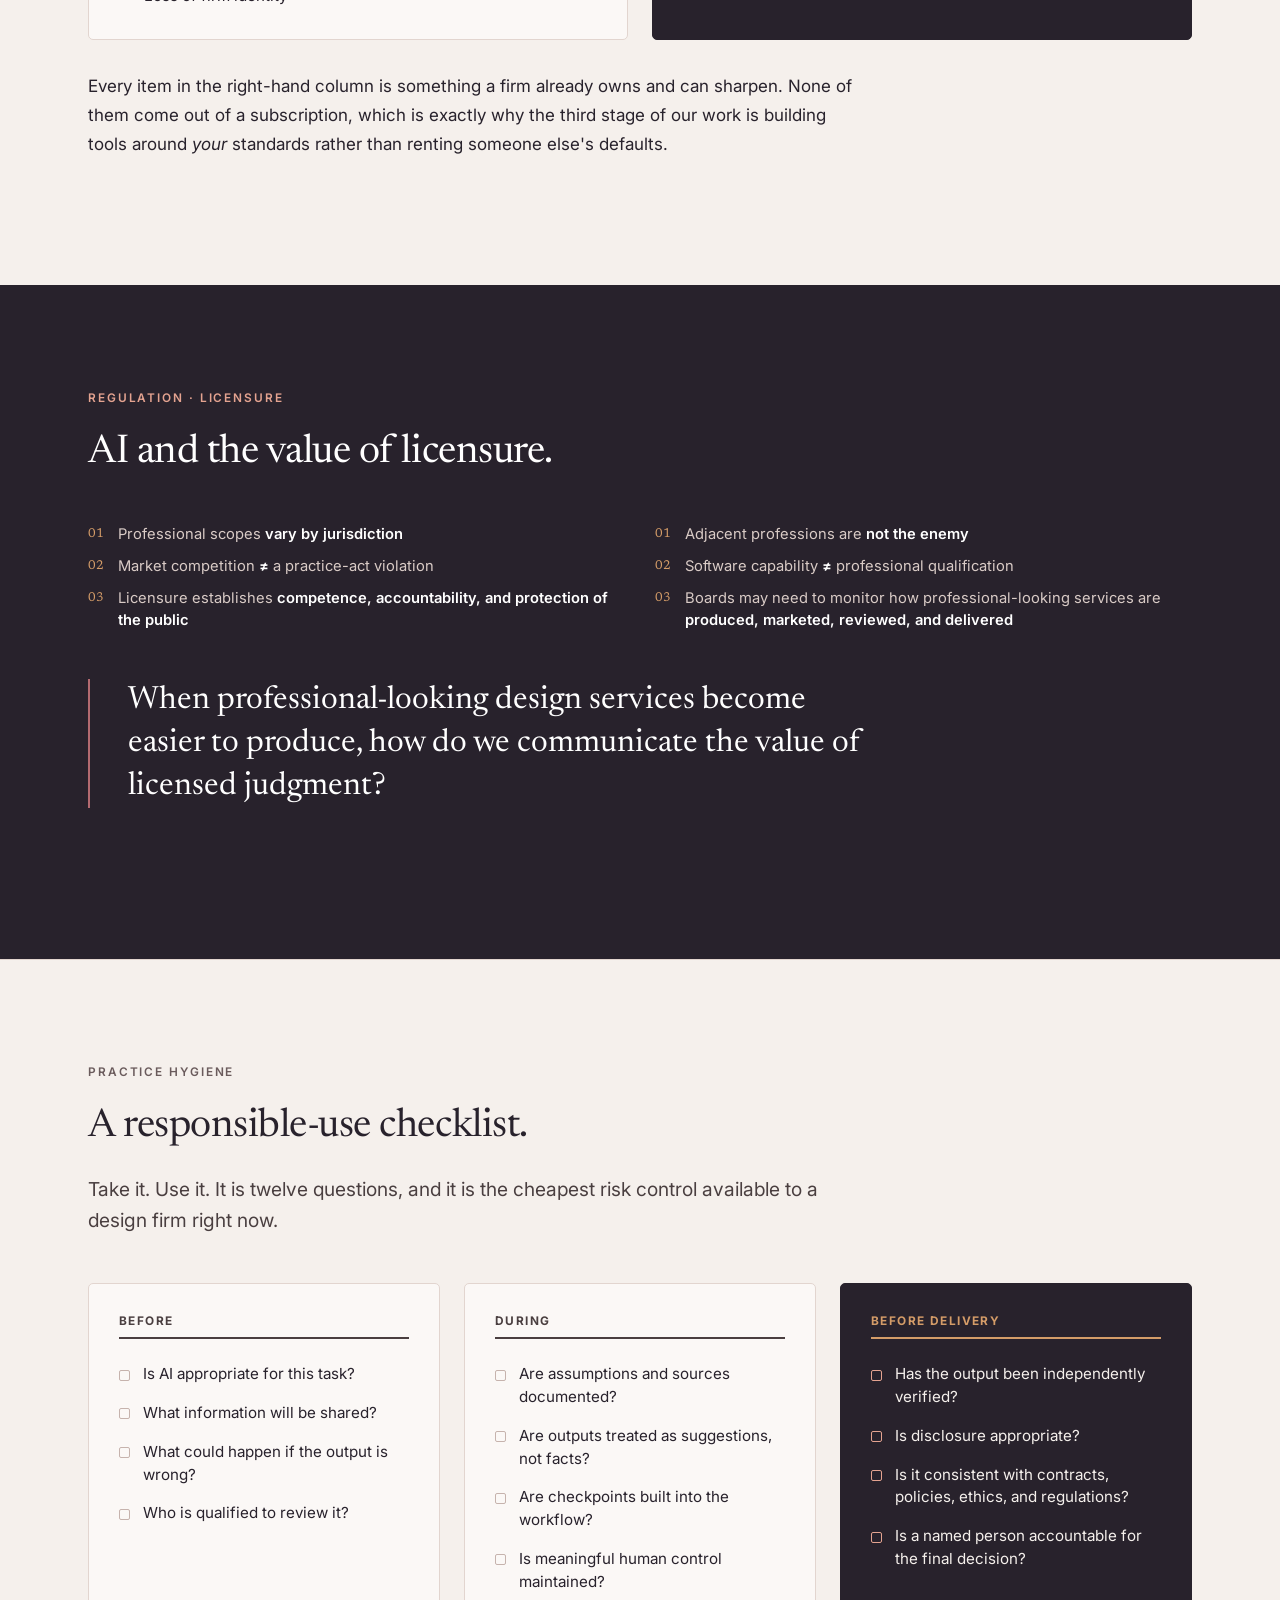
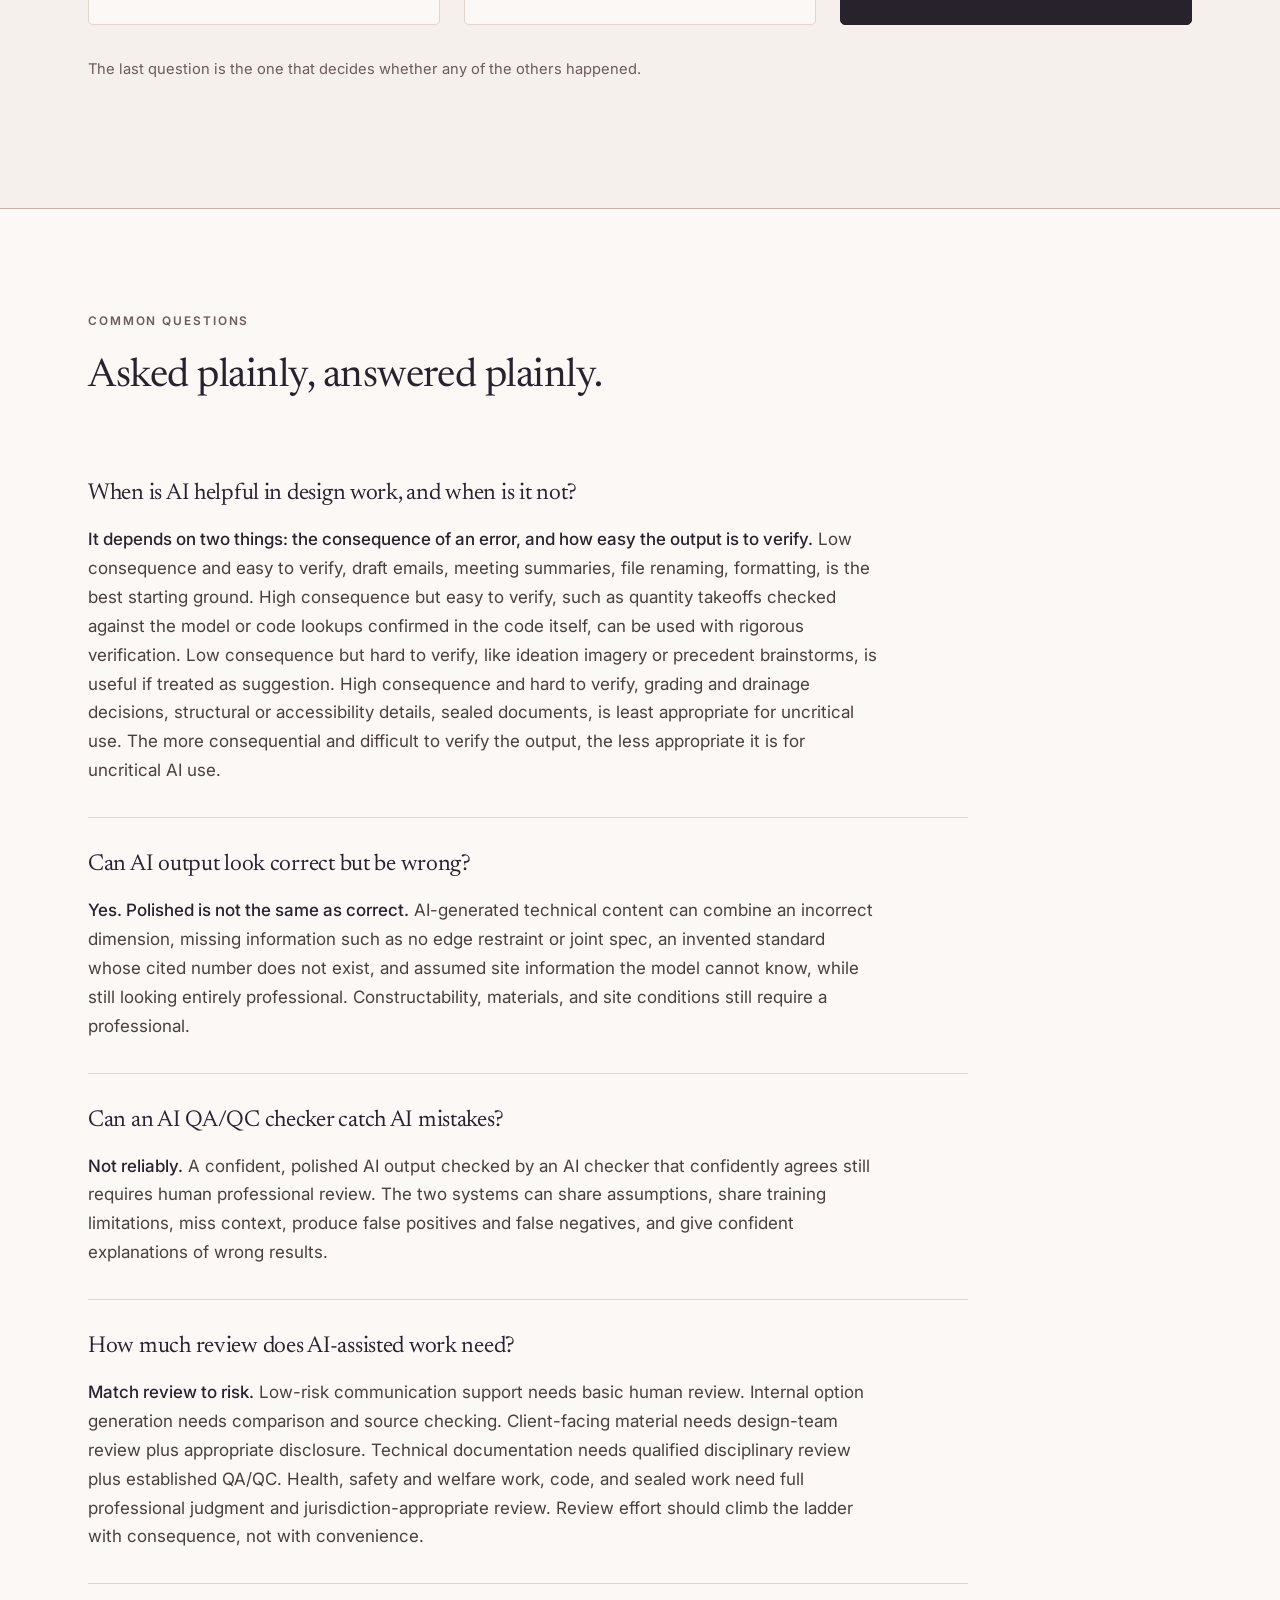
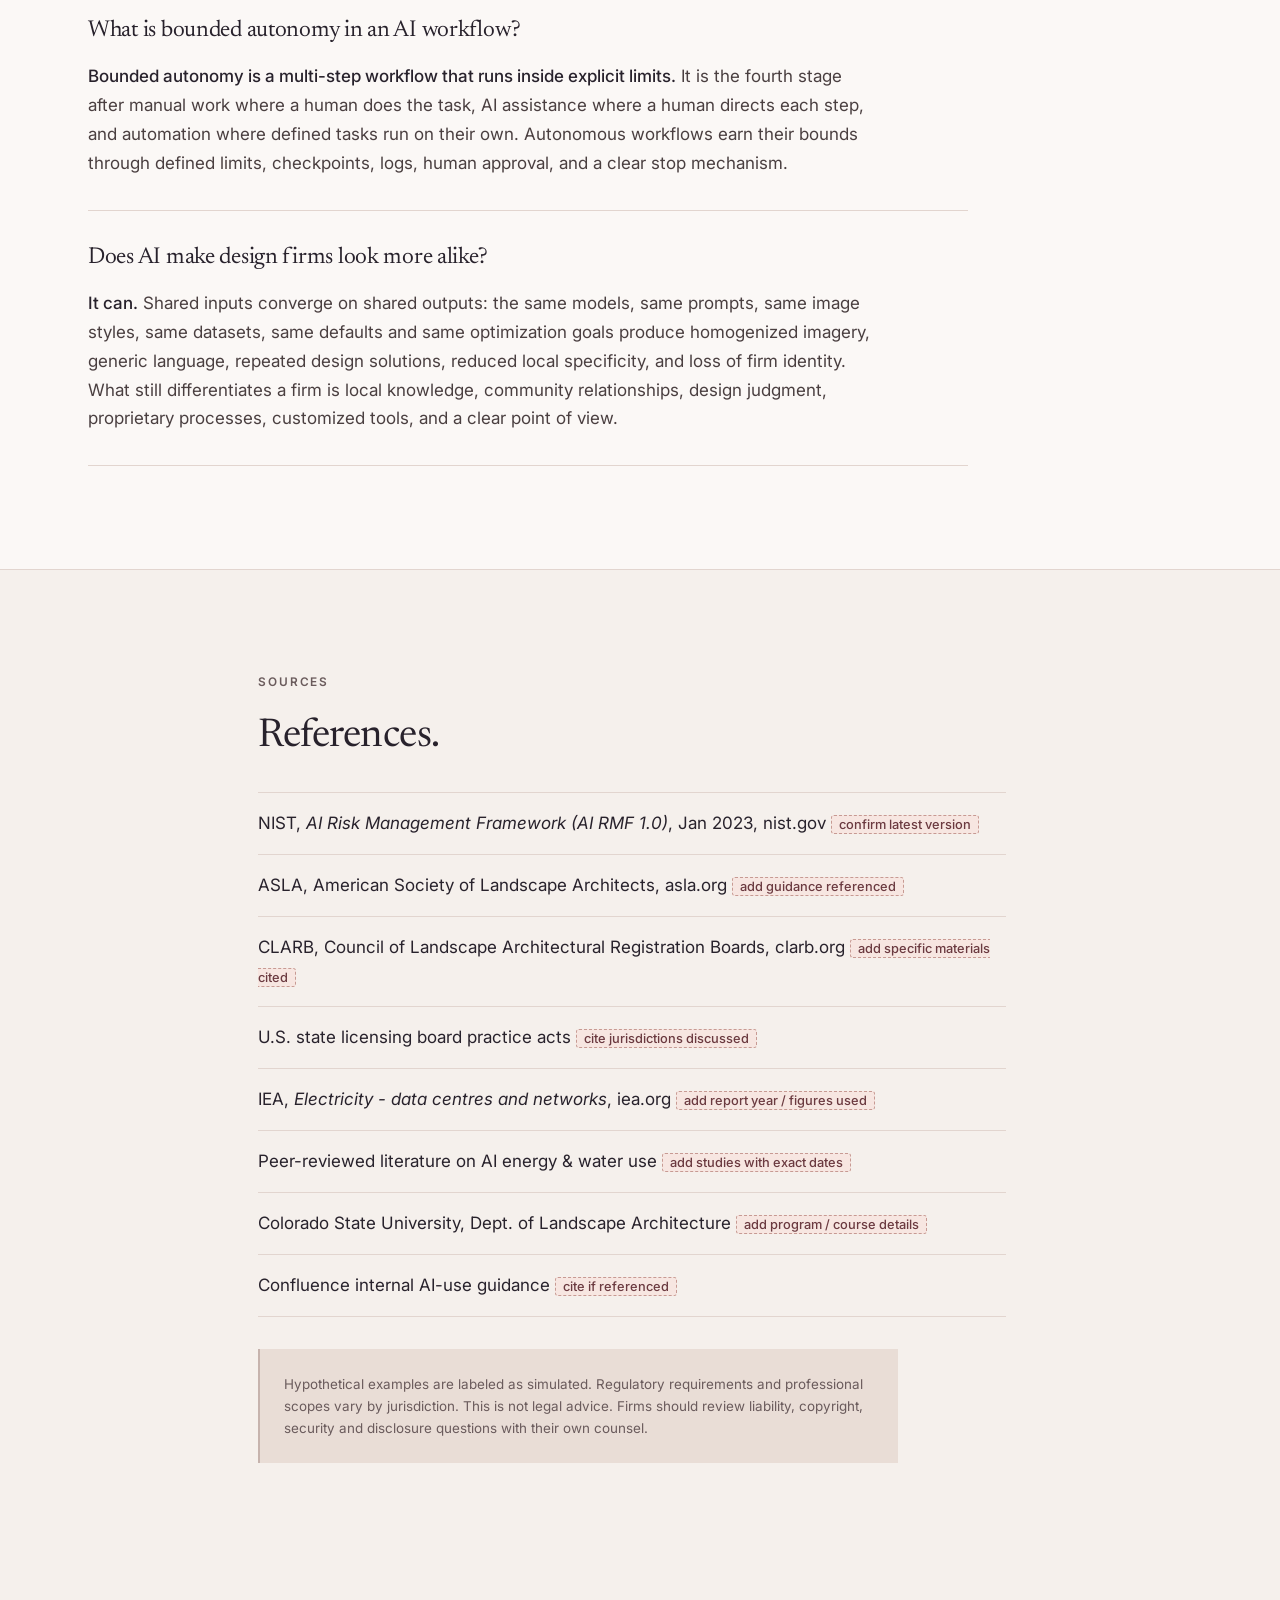
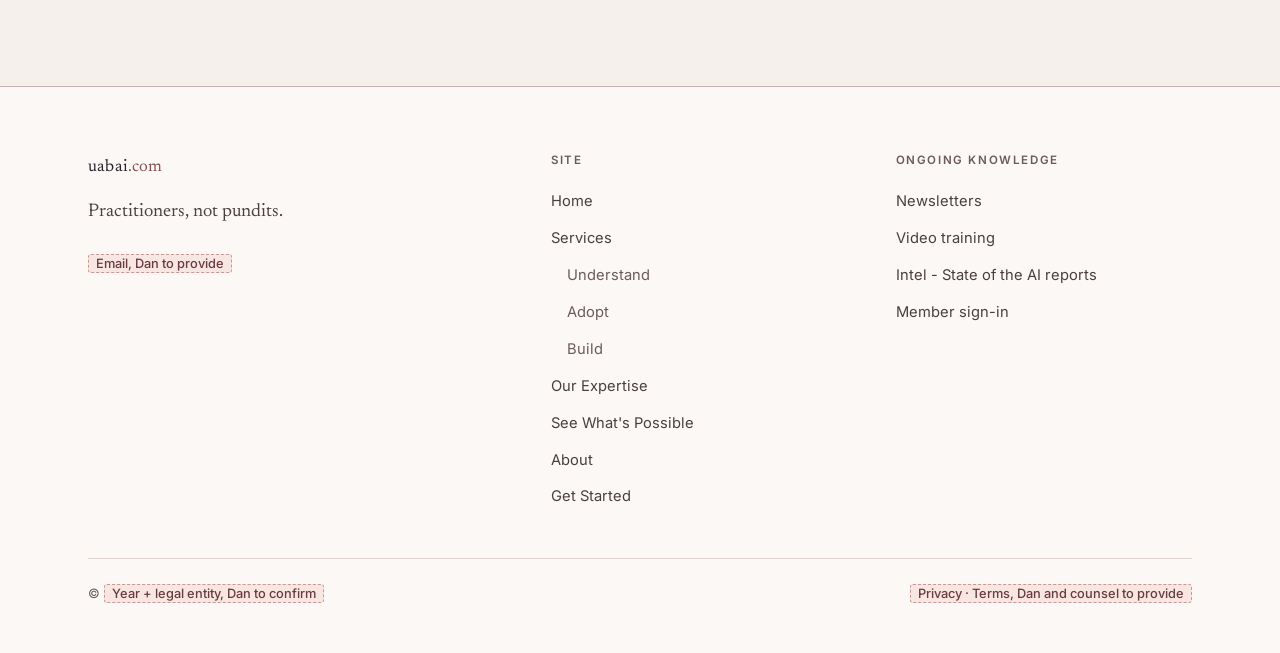
<file: responsible-use.html>
<!doctype html>
<html lang="en">
<head>
<meta charset="utf-8">
<meta name="viewport" content="width=device-width, initial-scale=1">
<meta name="robots" content="noindex, nofollow, noarchive, nosnippet, noimageindex">
<meta name="googlebot" content="noindex, nofollow">
<!-- Hidden from navigation at Dan's request 2026-07-16. The page is intact and
     still reachable by URL; noindex keeps it out of results while it is unlinked. -->
<meta name="robots" content="noindex, follow">
<title>Responsible AI use in design practice | UABAi</title>
<meta name="description" content="When is AI helpful, when is it dangerous, and how much review does the work actually need? A responsible-use framework for landscape architecture and AEC: the verification ladder, bounded autonomy, and why polished is not the same as correct.">
<link rel="canonical" href="https://uabai.com/responsible-use">
<link rel="preconnect" href="https://fonts.googleapis.com">
<link rel="preconnect" href="https://fonts.gstatic.com" crossorigin>
<link href="https://fonts.googleapis.com/css2?family=Newsreader:opsz,wght@6..72,300;6..72,400;6..72,500&family=Inter:wght@400;500;600;700&display=swap" rel="stylesheet">
<link rel="stylesheet" href="assets/css/site.css?v=20260717j">
<script type="application/ld+json">
{
  "@context": "https://schema.org",
  "@type": "FAQPage",
  "@id": "https://uabai.com/responsible-use#faq",
  "mainEntity": [
    {
      "@type": "Question",
      "name": "When is AI helpful in design work, and when is it not?",
      "acceptedAnswer": {
        "@type": "Answer",
        "text": "It depends on two things: the consequence of an error, and how easy the output is to verify. Low consequence and easy to verify, draft emails, meeting summaries, file renaming, formatting, is the best starting ground. High consequence but easy to verify, such as quantity takeoffs checked against the model or code lookups confirmed in the code itself, can be used with rigorous verification. Low consequence but hard to verify, like ideation imagery or precedent brainstorms, is useful if treated as suggestion. High consequence and hard to verify, grading and drainage decisions, structural or accessibility details, sealed documents, is least appropriate for uncritical use. The more consequential and difficult to verify the output, the less appropriate it is for uncritical AI use."
      }
    },
    {
      "@type": "Question",
      "name": "Can AI output look correct but be wrong?",
      "acceptedAnswer": {
        "@type": "Answer",
        "text": "Yes. Polished is not the same as correct. AI-generated technical content can combine an incorrect dimension, missing information such as no edge restraint or joint spec, an invented standard whose cited number does not exist, and assumed site information the model cannot know, while still looking entirely professional. Constructability, materials, and site conditions still require a professional."
      }
    },
    {
      "@type": "Question",
      "name": "Can an AI QA/QC checker catch AI mistakes?",
      "acceptedAnswer": {
        "@type": "Answer",
        "text": "Not reliably. A confident, polished AI output checked by an AI checker that confidently agrees still requires human professional review. The two systems can share assumptions, share training limitations, miss context, produce false positives and false negatives, and give confident explanations of wrong results."
      }
    },
    {
      "@type": "Question",
      "name": "How much review does AI-assisted work need?",
      "acceptedAnswer": {
        "@type": "Answer",
        "text": "Match review to risk. Low-risk communication support needs basic human review. Internal option generation needs comparison and source checking. Client-facing material needs design-team review plus appropriate disclosure. Technical documentation needs qualified disciplinary review plus established QA/QC. Health, safety and welfare work, code, and sealed work need full professional judgment and jurisdiction-appropriate review. Review effort should climb the ladder with consequence, not with convenience."
      }
    },
    {
      "@type": "Question",
      "name": "What is bounded autonomy in an AI workflow?",
      "acceptedAnswer": {
        "@type": "Answer",
        "text": "Bounded autonomy is a multi-step workflow that runs inside explicit limits. It is the fourth stage after manual work where a human does the task, AI assistance where a human directs each step, and automation where defined tasks run on their own. Autonomous workflows earn their bounds through defined limits, checkpoints, logs, human approval, and a clear stop mechanism."
      }
    },
    {
      "@type": "Question",
      "name": "Does AI make design firms look more alike?",
      "acceptedAnswer": {
        "@type": "Answer",
        "text": "It can. Shared inputs converge on shared outputs: the same models, same prompts, same image styles, same datasets, same defaults and same optimization goals produce homogenized imagery, generic language, repeated design solutions, reduced local specificity, and loss of firm identity. What still differentiates a firm is local knowledge, community relationships, design judgment, proprietary processes, customized tools, and a clear point of view."
      }
    }
  ]
}
</script>
</head>
<body>
<a class="skip" href="#main">Skip to content</a>


<header class="site-header">
  <div class="shell site-header__in">
    <a class="wordmark" href="index.html">uabai<span>.com</span></a>
    <nav class="nav" id="primary-nav" aria-label="Primary">
      <a href="index.html">Home</a>
      <span class="nav__item" data-open="false">
        <button class="nav__trigger" type="button" aria-expanded="false"
                aria-controls="services-menu">
          Services <span class="nav__caret" aria-hidden="true"></span>
        </button>
        <div class="nav__menu" id="services-menu">
          <a href="services.html"><strong>All services</strong><small>The three stages, side by side</small></a>
          <hr>
          <a class="nav__stage stage--understand" href="stage-understand.html">
            <i>01</i><span><strong>Understand</strong><small>60-Day AI Accelerator · $10k to $15k</small></span></a>
          <a class="nav__stage stage--adopt" href="stage-adopt.html">
            <i>02</i><span><strong>Adopt</strong><small>90-Day AI Immersion · $20k to $25k</small></span></a>
          <a class="nav__stage stage--build" href="stage-build.html">
            <i>03</i><span><strong>Build</strong><small>180-Day AI Competency · $30k to $40k</small></span></a>
        </div>
      </span>
      <a href="possibilities.html">See What's Possible</a>
      <a href="about.html">About</a>
      <a href="contact.html">Get Started</a>
      <a href="expertise.html">Our Expertise</a>
    </nav>
    <div class="header-tools">
      <span class="style-pick">
        <label class="visually-hidden" for="style-pick">Style template</label>
        <select id="style-pick" data-palette-pick>
          <option value="rustic">Rustic Elegance</option>
          <option value="autumn">Autumn Harvest</option>
          <option value="urban">Urban Retreat</option>
          <option value="blush">Blush Tide</option>
        </select>
      </span>
      <button class="icon-btn" data-theme-toggle type="button" aria-label="Toggle theme">☀</button>
      <button class="icon-btn nav-toggle" data-nav-toggle type="button"
              aria-expanded="false" aria-controls="primary-nav" aria-label="Menu">☰</button>
    </div>
  </div>
</header>

<main id="main">

  <section class="hero" style="padding-bottom:var(--s6)">
    <div class="shell shell--narrow">
      <span class="eyebrow">Responsible use</span>
      <h1>The question is not whether AI will be used. It is how it will be used responsibly.</h1>
      <p class="lead" style="margin-top:var(--s5)">Adoption is not a future event. It is already
      underway, often informally. This page is the framework we use to decide what AI touches, how
      much review the work earns, and who stays accountable for the result.</p>
      <p class="dim" style="font-size:.9rem">Drawn from “AI in Design Practice and Education:
      Opportunities, Risks, and Responsibilities”, CLARB Annual Meeting 2026 keynote, Jenn Becker.</p>
    </div>
  </section>

  <!-- ------------------------------------------- already in the workflow -->
  <section class="rule-top">
    <div class="shell">
      <span class="eyebrow">Where we are</span>
      <h2>AI is already in the workflow.</h2>
      <p class="lead" style="margin-top:var(--s4)">Not arriving. Already here, usually before anyone
      decided it should be. These are the places it is already touching design work:</p>
      <div class="grid grid--3" style="margin-top:var(--s5)">
        <div class="card" style="padding:var(--s4)">Writing &amp; communication</div>
        <div class="card" style="padding:var(--s4)">Research</div>
        <div class="card" style="padding:var(--s4)">Visualization</div>
        <div class="card" style="padding:var(--s4)">Modeling</div>
        <div class="card" style="padding:var(--s4)">Rendering</div>
        <div class="card" style="padding:var(--s4)">Coding</div>
        <div class="card" style="padding:var(--s4)">Data organization</div>
        <div class="card" style="padding:var(--s4)">Documentation</div>
        <div class="card" style="padding:var(--s4)">Software automation</div>
      </div>
      <p style="margin-top:var(--s5); font-weight:500; color:var(--human)">
        Adoption is not a future event. It is already underway, often informally.</p>
      <p class="dim" style="font-size:.92rem">Which is the problem. Informal adoption means no policy,
      no disclosure, no record of what was checked, and no named person accountable when something
      polished turns out to be wrong.</p>
    </div>
  </section>

  <!-- ------------------------------------------------ when is AI helpful -->
  <section class="bg-lifted rule-top">
    <div class="shell">
      <span class="eyebrow">Judgment</span>
      <h2>When is AI helpful?</h2>
      <p class="lead" style="margin-top:var(--s4)">Two questions decide it: what happens if this is
      wrong, and how hard is it to tell whether it is wrong?</p>

      <div class="matrix">
        <div class="quad">
          <span class="quad__tag">High consequence · easy to verify</span>
          <p class="quad__ex">Quantity takeoffs checked against the model · code lookups confirmed in
          the code itself</p>
          <p class="quad__verdict">Use with rigorous verification</p>
        </div>
        <div class="quad quad--danger">
          <span class="quad__tag">High consequence · hard to verify</span>
          <p class="quad__ex">Grading &amp; drainage decisions · structural or accessibility details ·
          sealed documents</p>
          <p class="quad__verdict">Least appropriate for uncritical use</p>
        </div>
        <div class="quad">
          <span class="quad__tag">Low consequence · easy to verify</span>
          <p class="quad__ex">Draft emails · meeting summaries · file renaming · formatting</p>
          <p class="quad__verdict">Best starting ground</p>
        </div>
        <div class="quad">
          <span class="quad__tag">Low consequence · hard to verify</span>
          <p class="quad__ex">Ideation imagery · precedent brainstorms · early narratives</p>
          <p class="quad__verdict">Useful, treat as suggestion</p>
        </div>
      </div>
      <p class="matrix__axis">Easy to verify → difficult to verify · consequence of error rises upward</p>

      <p style="margin-top:var(--s5); font-weight:500; color:var(--human); max-width:70ch">
        The more consequential and difficult to verify the output, the less appropriate it is for
        uncritical AI use.</p>
    </div>
  </section>

  <!-- -------------------------------------------------- hallucinations -->
  <section class="rule-top">
    <div class="shell">
      <span class="eyebrow">Risk · convincing errors</span>
      <h2>Hallucinations can look professional.</h2>
      <p class="lead" style="margin-top:var(--s4); margin-bottom:var(--s6)">This is the failure mode
      that matters in a licensed profession. Not obvious nonsense, plausible, well-formatted,
      confident nonsense that passes a glance.</p>

      <div class="annot">
        <div>
          <span class="sim-tag">Simulated example, “AI-generated paving detail”</span>
          <div class="spec">
            <div style="color:var(--ink-mute); margin-bottom:var(--s3)">UNIT PAVER ON AGGREGATE, SECTION</div>
            <div class="spec__line"><span>PAVER, 2" THK</span><span class="spec__num">1</span></div>
            <div class="spec__line"><span>BEDDING, "¾" SAND"</span><span class="spec__num">2</span></div>
            <div class="spec__line"><span>BASE PER "ASTM D-9921", DEPTH N/A</span><span class="spec__num">3</span></div>
            <div class="spec__line"><span>SUBGRADE, "EXISTING SOIL, WELL-DRAINED"</span><span class="spec__num">4</span></div>
          </div>
          <p class="dim" style="font-size:.85rem; margin-top:var(--s3)">Simulated for illustration, not a real detail from a real project.</p>
        </div>
        <div>
          <ul class="faults">
            <li><span class="n">1</span><span><strong>Incorrect dimension</strong>, thickness wrong
            for the stated use</span></li>
            <li><span class="n">2</span><span><strong>Missing information</strong>, no edge
            restraint, no joint spec</span></li>
            <li><span class="n">3</span><span><strong>Invented standard</strong>, the cited ASTM
            number does not exist</span></li>
            <li><span class="n">4</span><span><strong>Assumed site information</strong>, the AI
            cannot know the soils</span></li>
          </ul>
          <p style="margin-top:var(--s5); font-weight:600; color:var(--human); border-top:1px solid var(--rule); padding-top:var(--s4)">
            Polished ≠ correct. Constructability, materials, and site conditions still require a
            professional.</p>
        </div>
      </div>
    </div>
  </section>

  <!-- ------------------------------------------------ checking the checker -->
  <section class="bg-deep">
    <div class="shell">
      <span class="eyebrow">Risk · checking the checker</span>
      <h2>A QA/QC bot can also be wrong.</h2>
      <p class="lead" style="margin-top:var(--s4)">The obvious fix, have AI check the AI, fails in a
      specific and predictable way.</p>

      <div class="flow">
        <div class="flow__step flow__step--assisted">AI output<small>confident, polished</small></div>
        <span class="flow__arrow">→</span>
        <div class="flow__step flow__step--assisted">AI checker<small>confidently agrees</small></div>
        <span class="flow__arrow">→</span>
        <div class="flow__step flow__step--checkpoint">Human professional review<small>still required</small></div>
      </div>

      <div class="grid grid--3" style="margin-top:var(--s6)">
        <div class="card" style="padding:var(--s4)">Shared assumptions</div>
        <div class="card" style="padding:var(--s4)">Shared training limitations</div>
        <div class="card" style="padding:var(--s4)">Missed context</div>
        <div class="card" style="padding:var(--s4)">False positives</div>
        <div class="card" style="padding:var(--s4)">False negatives</div>
        <div class="card" style="padding:var(--s4)">Confident explanations of wrong results</div>
      </div>
    </div>
  </section>

  <!-- ------------------------------------------------- match review to risk -->
  <section class="rule-top">
    <div class="shell">
      <span class="eyebrow">Verification ladder</span>
      <h2>Match review to risk.</h2>
      <p class="lead" style="margin-top:var(--s4)">Not everything needs a sealed review. But some
      things need far more than they usually get.</p>

      <div class="ladder">
        <div class="rung">
          <div class="rung__what">Low-risk communication support</div>
          <span class="rung__arrow">→</span>
          <div class="rung__review">basic human review</div>
        </div>
        <div class="rung">
          <div class="rung__what">Internal option generation</div>
          <span class="rung__arrow">→</span>
          <div class="rung__review">comparison and source checking</div>
        </div>
        <div class="rung">
          <div class="rung__what">Client-facing material</div>
          <span class="rung__arrow">→</span>
          <div class="rung__review">design-team review + appropriate disclosure</div>
        </div>
        <div class="rung">
          <div class="rung__what">Technical documentation</div>
          <span class="rung__arrow">→</span>
          <div class="rung__review">qualified disciplinary review + established QA/QC</div>
        </div>
        <div class="rung">
          <div class="rung__what">Health, safety, welfare · code · sealed work</div>
          <span class="rung__arrow">→</span>
          <div class="rung__review">full professional judgment + jurisdiction-appropriate review</div>
        </div>
      </div>

      <p style="margin-top:var(--s5); font-weight:500; color:var(--accent-deep); max-width:70ch">
        Review effort should climb the ladder with consequence, not with convenience.</p>
    </div>
  </section>

  <!-- --------------------------------------------------- bounded autonomy -->
  <section class="bg-lifted rule-top">
    <div class="shell">
      <span class="eyebrow">Autonomy</span>
      <h2>From automation to bounded autonomy.</h2>
      <p class="lead" style="margin-top:var(--s4)">“Agentic” is not a single thing. It is a ladder,
      and each rung hands over more control than the last.</p>

      <div class="flow">
        <div class="flow__step flow__step--assisted" style="background:var(--lifted); border-color:var(--rule)">
          <span><strong>Manual work</strong><small>Human does the task</small></span>
        </div>
        <span class="flow__arrow">→</span>
        <div class="flow__step flow__step--assisted">
          <span><strong>AI assistance</strong><small>Human directs each step</small></span>
        </div>
        <span class="flow__arrow">→</span>
        <div class="flow__step flow__step--automated">
          <span><strong>Automation</strong><small>Defined tasks run on their own</small></span>
        </div>
        <span class="flow__arrow">→</span>
        <div class="flow__step flow__step--human">
          <span><strong>Bounded autonomy</strong><small>Multi-step workflows inside explicit limits</small></span>
        </div>
      </div>

      <h3 style="margin-top:var(--s6); margin-bottom:var(--s4); font-size:1.2rem">
        Autonomous workflows earn their bounds:</h3>
      <ul class="list-tick" style="columns:2; column-gap:var(--s7); max-width:760px">
        <li>Defined limits</li>
        <li>Checkpoints</li>
        <li>Logs</li>
        <li>Human approval</li>
        <li><strong style="color:var(--accent-deep)">A clear stop mechanism</strong></li>
      </ul>
      <p class="dim" style="margin-top:var(--s4); font-size:.92rem">The stop mechanism is the one
      most often skipped, and the only one that matters at 2am.</p>
    </div>
  </section>

  <!-- --------------------------------------------- connecting the workflow -->
  <section class="rule-top">
    <div class="shell">
      <span class="eyebrow">3D &amp; visualization</span>
      <h2>Connecting tools into a workflow.</h2>
      <p class="lead" style="margin-top:var(--s4)">Isolated tools produce isolated results. The value
      shows up when the steps connect, and when it is explicit who is in control at each one.</p>

      <div class="flow">
        <div class="flow__step flow__step--human">Project information</div>
        <span class="flow__arrow">→</span>
        <div class="flow__step flow__step--assisted">Model setup</div>
        <span class="flow__arrow">→</span>
        <div class="flow__step flow__step--automated">Geometry &amp; asset organization</div>
        <span class="flow__arrow">→</span>
        <div class="flow__step flow__step--assisted">Materials &amp; planting</div>
      </div>
      <div class="flow">
        <div class="flow__step flow__step--automated">Rendering preparation</div>
        <span class="flow__arrow">→</span>
        <div class="flow__step flow__step--assisted">Visualization</div>
        <span class="flow__arrow">→</span>
        <div class="flow__step flow__step--checkpoint">Review, human checkpoint</div>
        <span class="flow__arrow">→</span>
        <div class="flow__step flow__step--human">Revision</div>
      </div>

      <div class="legend">
        <span class="legend__item"><span class="swatch swatch--human"></span> Human-led</span>
        <span class="legend__item"><span class="swatch swatch--assisted"></span> AI-assisted</span>
        <span class="legend__item"><span class="swatch swatch--automated"></span> Automated</span>
        <span class="legend__item"><span class="swatch swatch--checkpoint"></span> Required human checkpoint</span>
      </div>
      <p class="dim" style="font-size:.88rem; margin-top:var(--s4)">These four states are the colour
      system of this entire website. Orange always means the same thing: a person has to be here.</p>
    </div>
  </section>

  <!-- ------------------------------------------------ customization tool -->
  <section class="bg-lifted rule-top">
    <div class="shell">
      <span class="eyebrow">Practice</span>
      <h2>Not every problem needs a platform. Sometimes it needs a small, specific tool.</h2>
      <p class="lead" style="margin-top:var(--s4)">Small, project-specific tools created as needs
      arise, not one universal platform, and not an eighteen-month vendor roadmap.</p>

      <div class="flow">
        <div class="flow__step flow__step--assisted">Project need</div>
        <span class="flow__arrow">→</span>
        <div class="flow__step flow__step--assisted">Custom tool</div>
        <span class="flow__arrow">→</span>
        <div class="flow__step flow__step--assisted">Testing</div>
        <span class="flow__arrow">→</span>
        <div class="flow__step flow__step--checkpoint">Human review</div>
        <span class="flow__arrow">→</span>
        <div class="flow__step flow__step--human">Implementation</div>
      </div>

      <p style="margin-top:var(--s5)"><strong>The project team defines the need and owns the
      result.</strong> Not the software vendor, and not the person who wrote the tool. Data
      organization, file preparation, repetitive setup, option comparison, model management,
      prompt-based assistants and process automation all sit around that team, not above it.</p>
      <p><a class="link-quiet" href="expertise.html">See the tools this produced →</a></p>
    </div>
  </section>

  <!-- ---------------------------------------------------------- sameness -->
  <section class="rule-top">
    <div class="shell">
      <span class="eyebrow">Risk · sameness</span>
      <h2>AI may make firms look more alike.</h2>
      <p class="lead" style="margin-top:var(--s4); margin-bottom:var(--s6)">This is the strategic risk
      almost nobody is pricing in. Shared inputs converge on shared outputs, and a firm that looks
      like every other firm has lost the only thing it was selling.</p>

      <div class="compare">
        <div class="compare__col">
          <h3>Shared inputs → converging outputs</h3>
          <p class="dim" style="font-size:.9rem; margin-bottom:var(--s4)">Same models · same prompts ·
          same image styles · same datasets · same defaults · same optimization goals</p>
          <ul>
            <li>Homogenized imagery</li>
            <li>Generic language</li>
            <li>Repeated design solutions</li>
            <li>Reduced local specificity</li>
            <li>Loss of firm identity</li>
          </ul>
        </div>
        <div class="compare__col compare__col--good">
          <h3>What still differentiates</h3>
          <ul>
            <li>Local knowledge</li>
            <li>Community relationships</li>
            <li>Design judgment</li>
            <li>Proprietary processes</li>
            <li>Customized tools</li>
            <li>A clear point of view</li>
          </ul>
        </div>
      </div>
      <p style="margin-top:var(--s5); max-width:70ch">Every item in the right-hand column is something
      a firm already owns and can sharpen. None of them come out of a subscription, which is exactly
      why the third stage of our work is building tools around <em>your</em> standards rather than
      renting someone else's defaults.</p>
    </div>
  </section>

  <!-- --------------------------------------------------------- licensure -->
  <section class="bg-deep">
    <div class="shell">
      <span class="eyebrow">Regulation · licensure</span>
      <h2>AI and the value of licensure.</h2>
      <div class="grid grid--2" style="margin-top:var(--s6)">
        <ul class="list-tick">
          <li>Professional scopes <strong>vary by jurisdiction</strong></li>
          <li>Market competition <strong>≠</strong> a practice-act violation</li>
          <li>Licensure establishes <strong>competence, accountability, and protection of the public</strong></li>
        </ul>
        <ul class="list-tick">
          <li>Adjacent professions are <strong>not the enemy</strong></li>
          <li>Software capability <strong>≠</strong> professional qualification</li>
          <li>Boards may need to monitor how professional-looking services are
          <strong>produced, marketed, reviewed, and delivered</strong></li>
        </ul>
      </div>
      <blockquote class="pull" style="border-left-color:var(--checkpoint-lift); margin-top:var(--s6)">
        <p style="color:#FFFFFF">When professional-looking design services become easier to produce,
        how do we communicate the value of licensed judgment?</p>
      </blockquote>
    </div>
  </section>

  <!-- --------------------------------------------------------- checklist -->
  <section class="rule-top">
    <div class="shell">
      <span class="eyebrow">Practice hygiene</span>
      <h2>A responsible-use checklist.</h2>
      <p class="lead" style="margin-top:var(--s4); margin-bottom:var(--s6)">Take it. Use it. It is
      twelve questions, and it is the cheapest risk control available to a design firm right now.</p>

      <div class="checklist">
        <div class="checkcol">
          <h3>Before</h3>
          <ul>
            <li>Is AI appropriate for this task?</li>
            <li>What information will be shared?</li>
            <li>What could happen if the output is wrong?</li>
            <li>Who is qualified to review it?</li>
          </ul>
        </div>
        <div class="checkcol">
          <h3>During</h3>
          <ul>
            <li>Are assumptions and sources documented?</li>
            <li>Are outputs treated as suggestions, not facts?</li>
            <li>Are checkpoints built into the workflow?</li>
            <li>Is meaningful human control maintained?</li>
          </ul>
        </div>
        <div class="checkcol checkcol--gate">
          <h3>Before delivery</h3>
          <ul>
            <li>Has the output been independently verified?</li>
            <li>Is disclosure appropriate?</li>
            <li>Is it consistent with contracts, policies, ethics, and regulations?</li>
            <li>Is a named person accountable for the final decision?</li>
          </ul>
        </div>
      </div>
      <p class="dim" style="font-size:.92rem; margin-top:var(--s5)">The last question is the one that
      decides whether any of the others happened.</p>
    </div>
  </section>

  <!-- --------------------------------------------------------------- faq -->
  <section class="faq bg-lifted rule-top">
    <div class="shell">
      <span class="eyebrow">Common questions</span>
      <h2>Asked plainly, answered plainly.</h2>
      <div style="margin-top:var(--s6)">
        <div class="faq__item">
          <h3 class="faq__q">When is AI helpful in design work, and when is it not?</h3>
          <p class="faq__a"><strong>It depends on two things: the consequence of an error, and how
          easy the output is to verify.</strong> Low consequence and easy to verify, draft emails,
          meeting summaries, file renaming, formatting, is the best starting ground. High consequence
          but easy to verify, such as quantity takeoffs checked against the model or code lookups
          confirmed in the code itself, can be used with rigorous verification. Low consequence but
          hard to verify, like ideation imagery or precedent brainstorms, is useful if treated as
          suggestion. High consequence and hard to verify, grading and drainage decisions,
          structural or accessibility details, sealed documents, is least appropriate for uncritical
          use. The more consequential and difficult to verify the output, the less appropriate it is
          for uncritical AI use.</p>
        </div>
        <div class="faq__item">
          <h3 class="faq__q">Can AI output look correct but be wrong?</h3>
          <p class="faq__a"><strong>Yes. Polished is not the same as correct.</strong> AI-generated
          technical content can combine an incorrect dimension, missing information such as no edge
          restraint or joint spec, an invented standard whose cited number does not exist, and assumed
          site information the model cannot know, while still looking entirely professional.
          Constructability, materials, and site conditions still require a professional.</p>
        </div>
        <div class="faq__item">
          <h3 class="faq__q">Can an AI QA/QC checker catch AI mistakes?</h3>
          <p class="faq__a"><strong>Not reliably.</strong> A confident, polished AI output checked by
          an AI checker that confidently agrees still requires human professional review. The two
          systems can share assumptions, share training limitations, miss context, produce false
          positives and false negatives, and give confident explanations of wrong results.</p>
        </div>
        <div class="faq__item">
          <h3 class="faq__q">How much review does AI-assisted work need?</h3>
          <p class="faq__a"><strong>Match review to risk.</strong> Low-risk communication support
          needs basic human review. Internal option generation needs comparison and source checking.
          Client-facing material needs design-team review plus appropriate disclosure. Technical
          documentation needs qualified disciplinary review plus established QA/QC. Health, safety and
          welfare work, code, and sealed work need full professional judgment and
          jurisdiction-appropriate review. Review effort should climb the ladder with consequence, not
          with convenience.</p>
        </div>
        <div class="faq__item">
          <h3 class="faq__q">What is bounded autonomy in an AI workflow?</h3>
          <p class="faq__a"><strong>Bounded autonomy is a multi-step workflow that runs inside
          explicit limits.</strong> It is the fourth stage after manual work where a human does the
          task, AI assistance where a human directs each step, and automation where defined tasks run
          on their own. Autonomous workflows earn their bounds through defined limits, checkpoints,
          logs, human approval, and a clear stop mechanism.</p>
        </div>
        <div class="faq__item">
          <h3 class="faq__q">Does AI make design firms look more alike?</h3>
          <p class="faq__a"><strong>It can.</strong> Shared inputs converge on shared outputs: the
          same models, same prompts, same image styles, same datasets, same defaults and same
          optimization goals produce homogenized imagery, generic language, repeated design solutions,
          reduced local specificity, and loss of firm identity. What still differentiates a firm is
          local knowledge, community relationships, design judgment, proprietary processes, customized
          tools, and a clear point of view.</p>
        </div>
      </div>
    </div>
  </section>

  <!-- ------------------------------------------------------- references -->
  <section class="rule-top">
    <div class="shell shell--narrow">
      <span class="eyebrow">Sources</span>
      <h2>References.</h2>
      <ul class="list-plain" style="margin-top:var(--s5)">
        <li>NIST, <em>AI Risk Management Framework (AI RMF 1.0)</em>, Jan 2023, nist.gov
          <span class="ph">confirm latest version</span></li>
        <li>ASLA, American Society of Landscape Architects, asla.org
          <span class="ph">add guidance referenced</span></li>
        <li>CLARB, Council of Landscape Architectural Registration Boards, clarb.org
          <span class="ph">add specific materials cited</span></li>
        <li>U.S. state licensing board practice acts <span class="ph">cite jurisdictions discussed</span></li>
        <li>IEA, <em>Electricity - data centres and networks</em>, iea.org
          <span class="ph">add report year / figures used</span></li>
        <li>Peer-reviewed literature on AI energy &amp; water use <span class="ph">add studies with exact dates</span></li>
        <li>Colorado State University, Dept. of Landscape Architecture
          <span class="ph">add program / course details</span></li>
        <li>Confluence internal AI-use guidance <span class="ph">cite if referenced</span></li>
      </ul>
      <p class="disclaimer" style="margin-top:var(--s5)">
        Hypothetical examples are labeled as simulated. Regulatory requirements and professional
        scopes vary by jurisdiction. This is not legal advice. Firms should review liability,
        copyright, security and disclosure questions with their own counsel.
      </p>
    </div>
  </section>


</main>

<footer class="site-footer">
  <div class="shell">
    <div class="footer__grid">
      <div>
        <a class="wordmark" href="index.html">uabai<span>.com</span></a>
        <p class="footer__tag">Practitioners, not pundits.</p>
        <p style="font-size:.88rem" class="dim"><span class="ph">Email, Dan to provide</span></p>
      </div>
      <div class="footer__col">
        <h4>Site</h4>
        <ul>
          <li><a href="index.html">Home</a></li>
          <li><a href="services.html">Services</a></li>
          <li class="sub"><a href="stage-understand.html">Understand</a></li>
          <li class="sub"><a href="stage-adopt.html">Adopt</a></li>
          <li class="sub"><a href="stage-build.html">Build</a></li>
          <li><a href="expertise.html">Our Expertise</a></li>
          <li><a href="possibilities.html">See What's Possible</a></li>
          <li><a href="about.html">About</a></li>
          <li><a href="contact.html">Get Started</a></li>
        </ul>
      </div>
      <div class="footer__col">
        <h4>Ongoing Knowledge</h4>
        <ul>
          <li><a href="services.html#ongoing">Newsletters</a></li>
          <li><a href="services.html#ongoing">Video training</a></li>
          <li><a href="services.html#ongoing">Intel - State of the AI reports</a></li>
          <li><a href="services.html#ongoing">Member sign-in</a></li>
        </ul>
      </div>
    </div>
    <div class="footer__base">
      <span>© <span class="ph">Year + legal entity, Dan to confirm</span></span>
      <span><span class="ph">Privacy · Terms, Dan and counsel to provide</span></span>
    </div>
  </div>
</footer>

<script src="assets/js/site.js?v=20260717j"></script>
</body>
</html>
</file>
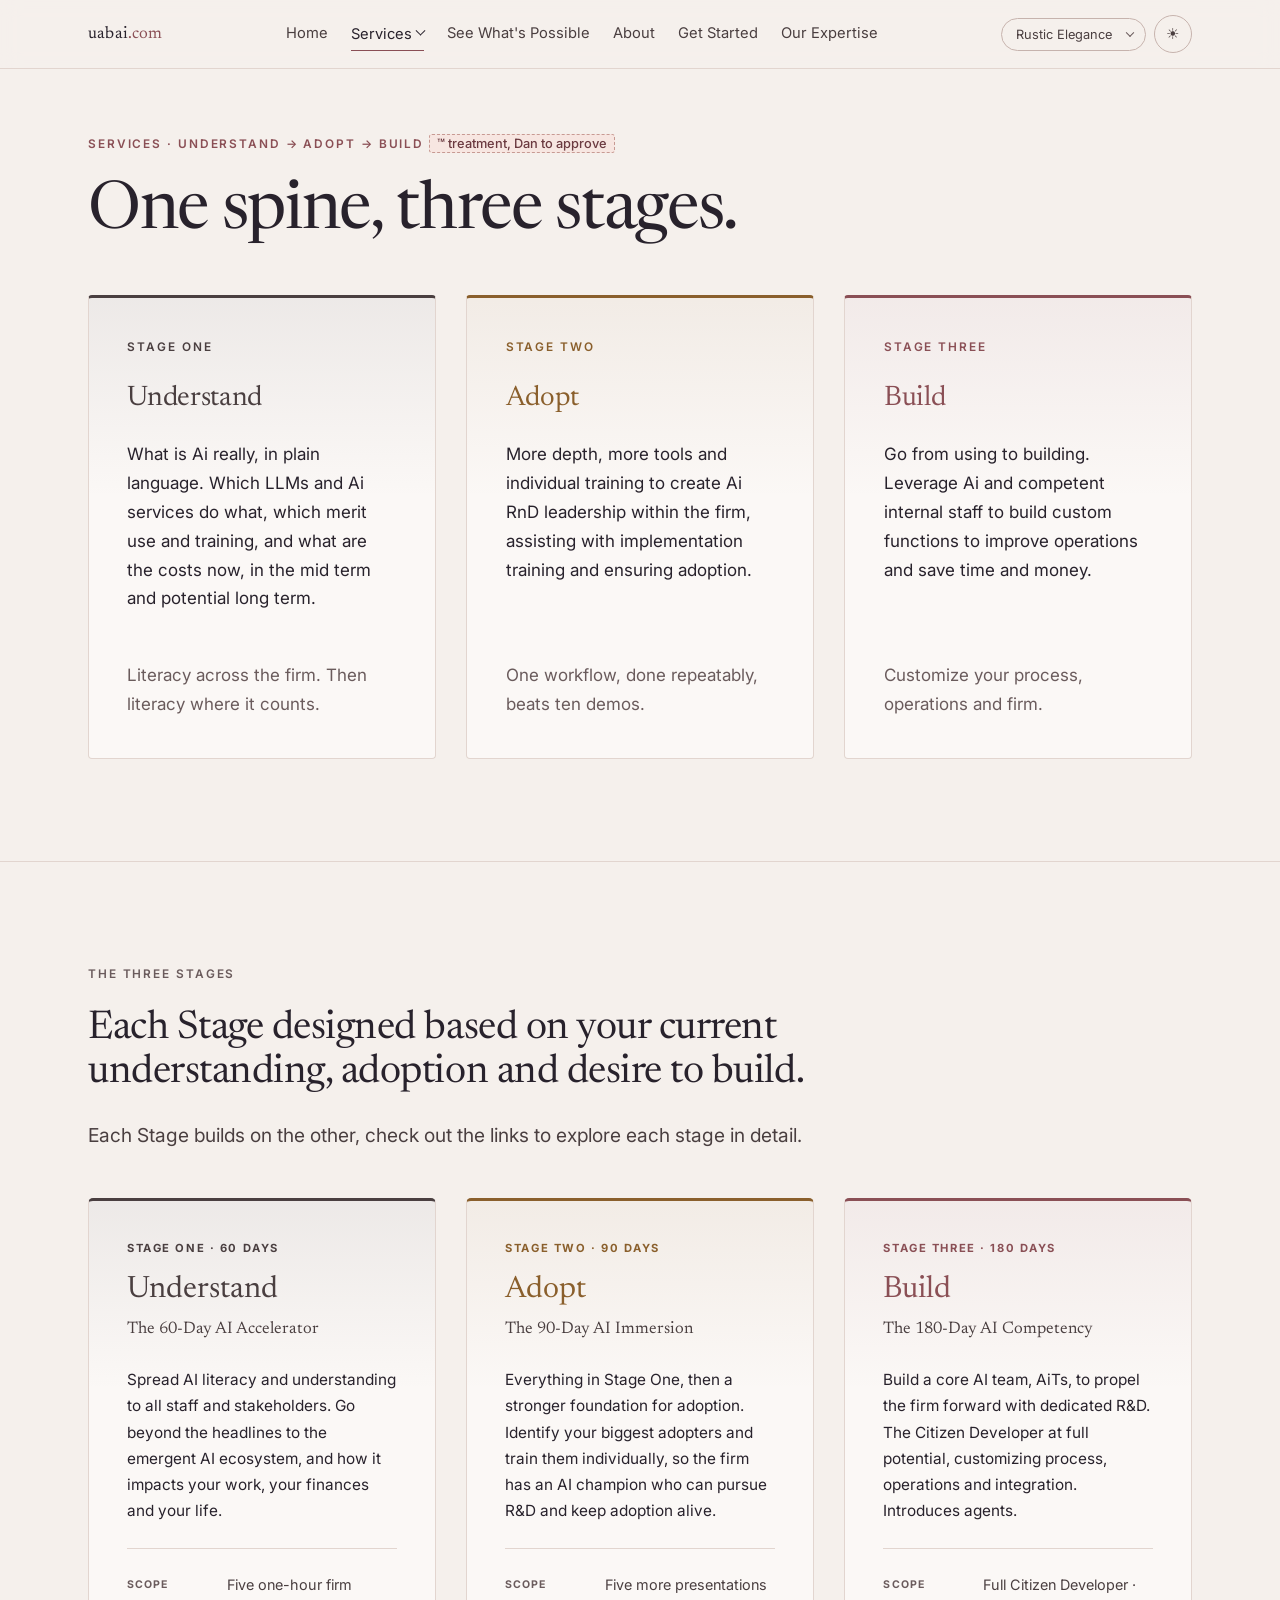
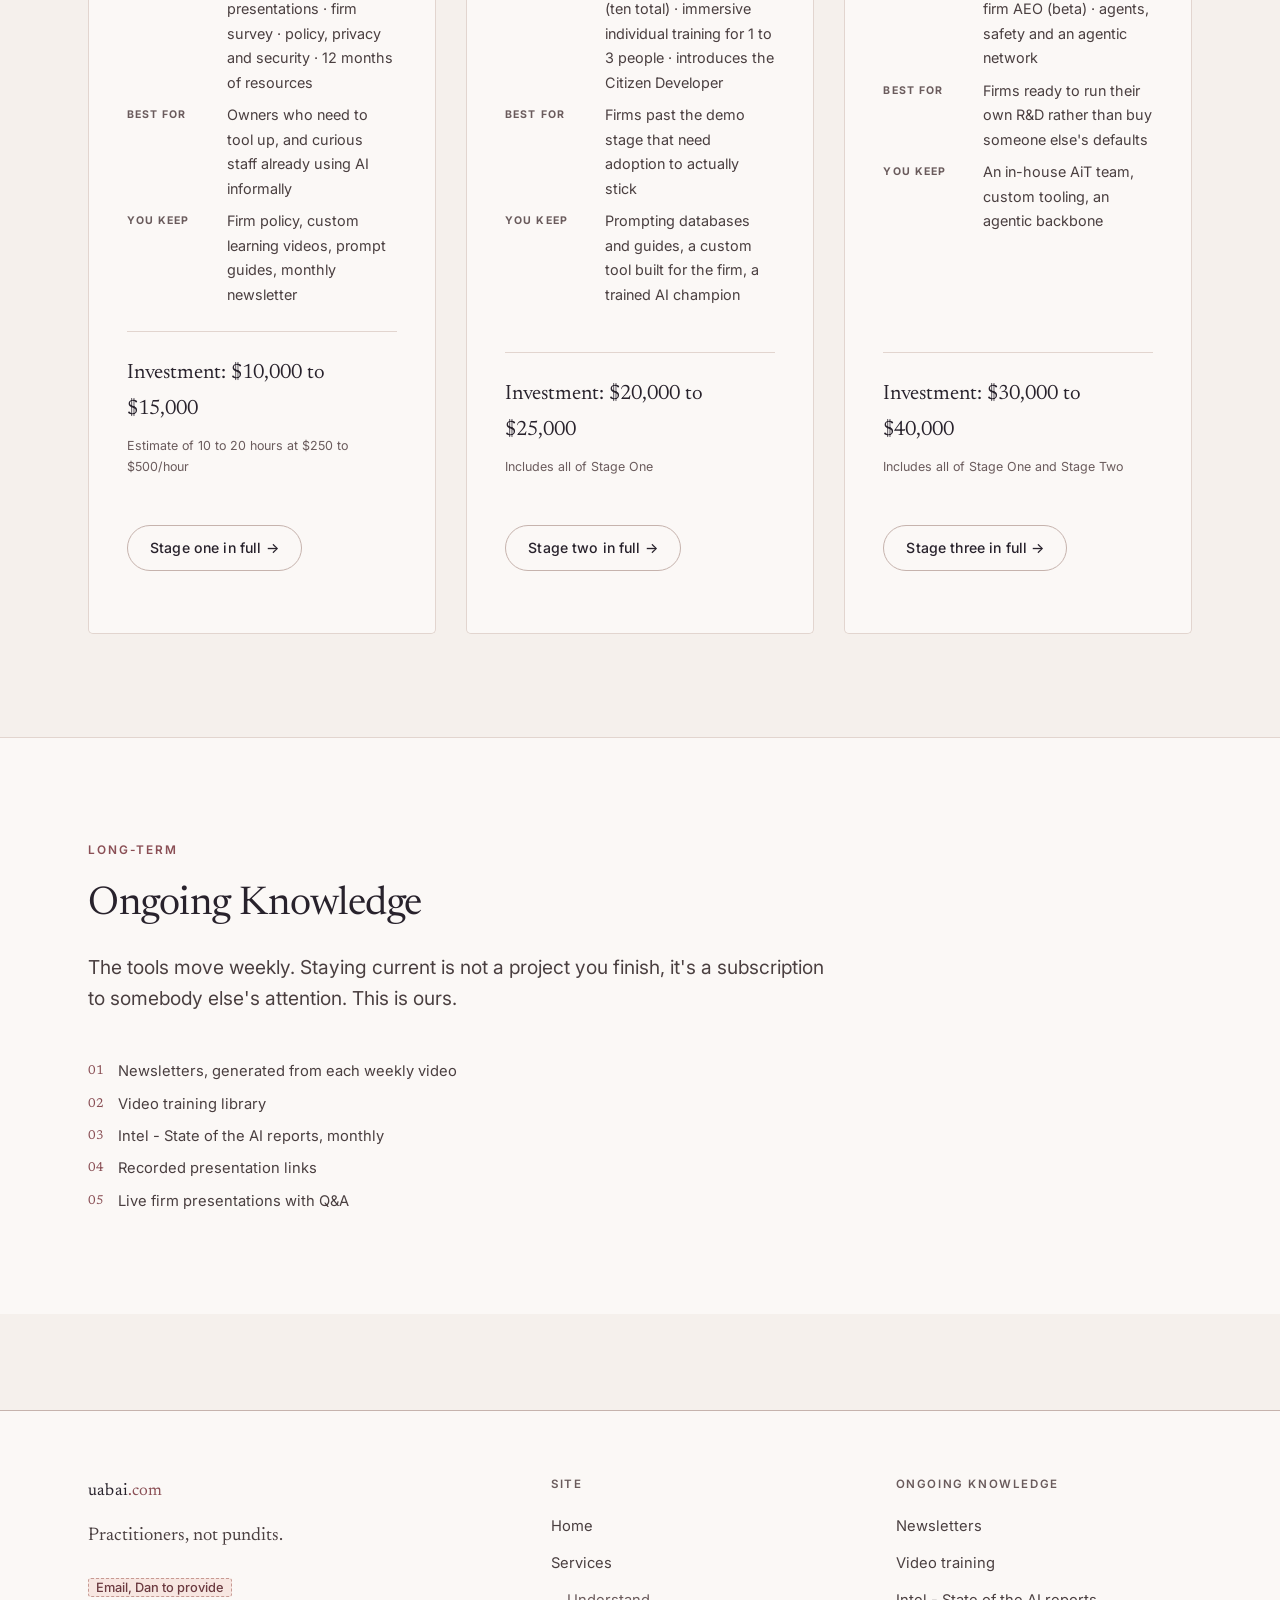
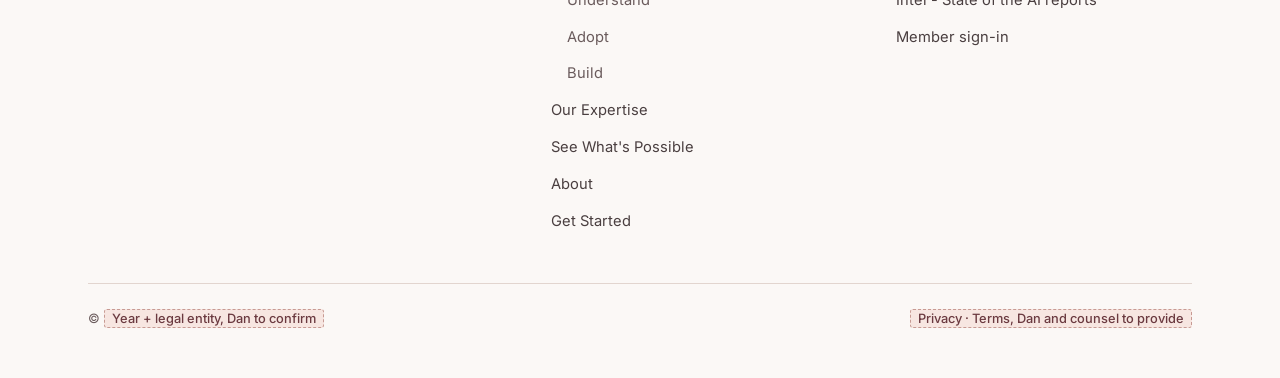
<file: services.html>
<!doctype html>
<html lang="en">
<head>
<meta charset="utf-8">
<meta name="viewport" content="width=device-width, initial-scale=1">
<meta name="robots" content="noindex, nofollow, noarchive, nosnippet, noimageindex">
<meta name="googlebot" content="noindex, nofollow">
<title>Services | AI literacy, adoption and custom tools | UABAi</title>
<meta name="description" content="How engagements work: a bounded starting point, then Understand, Adopt and Build. Plus answer engine optimization and Ongoing Knowledge, newsletters, video training and monthly Intel reports.">
<link rel="canonical" href="https://uabai.com/services">
<link rel="preconnect" href="https://fonts.googleapis.com">
<link rel="preconnect" href="https://fonts.gstatic.com" crossorigin>
<link href="https://fonts.googleapis.com/css2?family=Newsreader:opsz,wght@6..72,300;6..72,400;6..72,500&family=Inter:wght@400;500;600&display=swap" rel="stylesheet">
<link rel="stylesheet" href="assets/css/site.css?v=20260717j">
<script type="application/ld+json">
{
  "@context": "https://schema.org",
  "@graph": [
    {
      "@type": "Service",
      "name": "AI 101",
      "description": "Understanding the LLM ecosystem of bots, which bots may merit subscriptions and why, writing with AI for emails, proposals and memos, deep research on specific topics, general firmwide AI literacy, role-specific literacy, AiT champions, and organizing and tracking AI use within a firm.",
      "provider": {
        "@id": "https://uabai.com/#organization"
      }
    },
    {
      "@type": "Service",
      "name": "Tokens and custom development",
      "description": "The AI bot ecosystem, AI token economics and the future of SaaS, the approach to creating custom apps, and choosing which problems custom apps should solve.",
      "provider": {
        "@id": "https://uabai.com/#organization"
      }
    },
    {
      "@type": "Service",
      "name": "AEO versus SEO",
      "description": "Answer engine optimization: understanding the new AI search environment, the basic needs that make a website searchable by AI, becoming a proven expert that AI systems can find and cite, and specific optimization approaches.",
      "provider": {
        "@id": "https://uabai.com/#organization"
      }
    },
    {
      "@type": "Service",
      "name": "AI tools training",
      "description": "Videos, presentations and tutorials on Canva, Claude, Claude Code, Claude Connector, Claude Design, ChatGPT, ChatGPT Gen Image 2, Codex, Perplexity, FAL, Abacus AI, Gemini, Nano Banana 2, Meshy, Firefly, Midjourney and Lumion.",
      "provider": {
        "@id": "https://uabai.com/#organization"
      }
    },
    {
      "@type": "Service",
      "name": "Custom tools",
      "description": "NOVA generative AI rendering, R[APP] rendering AI post-processing, custom SketchUp POWER tool extensions, and Facade tools.",
      "provider": {
        "@id": "https://uabai.com/#organization"
      }
    },
    {
      "@type": "Service",
      "name": "Ongoing Knowledge",
      "description": "A recurring knowledge product: newsletters, video training, and monthly presentations titled Intel - State of the AI reports.",
      "provider": {
        "@id": "https://uabai.com/#organization"
      }
    }
  ]
}
</script>
</head>
<body>
<a class="skip" href="#main">Skip to content</a>


<header class="site-header">
  <div class="shell site-header__in">
    <a class="wordmark" href="index.html">uabai<span>.com</span></a>
    <nav class="nav" id="primary-nav" aria-label="Primary">
      <a href="index.html">Home</a>
      <span class="nav__item" data-open="false">
        <button class="nav__trigger" type="button" aria-expanded="false"
                aria-controls="services-menu" aria-current="page">
          Services <span class="nav__caret" aria-hidden="true"></span>
        </button>
        <div class="nav__menu" id="services-menu">
          <a href="services.html"><strong>All services</strong><small>The three stages, side by side</small></a>
          <hr>
          <a class="nav__stage stage--understand" href="stage-understand.html">
            <i>01</i><span><strong>Understand</strong><small>60-Day AI Accelerator · $10k to $15k</small></span></a>
          <a class="nav__stage stage--adopt" href="stage-adopt.html">
            <i>02</i><span><strong>Adopt</strong><small>90-Day AI Immersion · $20k to $25k</small></span></a>
          <a class="nav__stage stage--build" href="stage-build.html">
            <i>03</i><span><strong>Build</strong><small>180-Day AI Competency · $30k to $40k</small></span></a>
        </div>
      </span>
      <a href="possibilities.html">See What's Possible</a>
      <a href="about.html">About</a>
      <a href="contact.html">Get Started</a>
      <a href="expertise.html">Our Expertise</a>
    </nav>
    <div class="header-tools">
      <span class="style-pick">
        <label class="visually-hidden" for="style-pick">Style template</label>
        <select id="style-pick" data-palette-pick>
          <option value="rustic">Rustic Elegance</option>
          <option value="autumn">Autumn Harvest</option>
          <option value="urban">Urban Retreat</option>
          <option value="blush">Blush Tide</option>
        </select>
      </span>
      <button class="icon-btn" data-theme-toggle type="button" aria-label="Toggle theme">☀</button>
      <button class="icon-btn nav-toggle" data-nav-toggle type="button"
              aria-expanded="false" aria-controls="primary-nav" aria-label="Menu">☰</button>
    </div>
  </div>
</header>

<main id="main">

  <!-- ---------------------------------------------------- framework -->
  <section id="spine" style="padding-top:clamp(44px,5vw,76px)">
    <div class="shell">
      <span class="eyebrow eyebrow--accent">Services · Understand → Adopt → Build <span class="ph">™ treatment, Dan to approve</span></span>
      <h1 style="margin-bottom:var(--s6)">One spine, three stages.</h1>

      <div class="grid grid--3">
        <article class="card card--framework stage--understand">
          <span class="eyebrow eyebrow--stage">Stage one</span>
          <h3>Understand</h3>
          <p>What is Ai really, in plain language. Which LLMs and Ai services do what, which
          merit use and training, and what are the costs now, in the mid term and potential
          long term.</p>
          <p class="dim mb-0">Literacy across the firm. Then literacy where it counts.</p>
        </article>
        <article class="card card--framework stage--adopt">
          <span class="eyebrow eyebrow--stage">Stage two</span>
          <h3>Adopt</h3>
          <p>More depth, more tools and individual training to create Ai RnD leadership within
          the firm, assisting with implementation training and ensuring adoption.</p>
          <p class="dim mb-0">One workflow, done repeatably, beats ten demos.</p>
        </article>
        <article class="card card--framework stage--build">
          <span class="eyebrow eyebrow--stage">Stage three</span>
          <h3>Build</h3>
          <p>Go from using to building. Leverage Ai and competent internal staff to build custom
          functions to improve operations and save time and money.</p>
          <p class="dim mb-0">Customize your process, operations and firm.</p>
        </article>
      </div>
    </div>
  </section>




  <!-- ------------------------------------------------- the three stages -->
  <section class="rule-top">
    <div class="shell">
      <span class="eyebrow">The three stages</span>
      <h2>Each Stage designed based on your current understanding, adoption and desire to build.</h2>
      <p class="lead" style="margin-top:var(--s4); margin-bottom:var(--s6)">Each Stage builds on the
      other, check out the links to explore each stage in detail.</p>

      <div class="grid grid--3">

        <article class="stage-card stage--understand">
          <span class="stage-card__no">Stage one · 60 days</span>
          <p class="stage-card__name">Understand</p>
          <p class="stage-card__sub">The 60-Day AI Accelerator</p>
          <p class="stage-card__promise">Spread AI literacy and understanding to all staff and
          stakeholders. Go beyond the headlines to the emergent AI ecosystem, and how it impacts
          your work, your finances and your life.</p>
          <dl class="stage-card__spec">
            <dt>Scope</dt><dd>Five one-hour firm presentations · firm survey · policy, privacy and
            security · 12 months of resources</dd>
            <dt>Best for</dt><dd>Owners who need to tool up, and curious staff already using AI
            informally</dd>
            <dt>You keep</dt><dd>Firm policy, custom learning videos, prompt guides, monthly
            newsletter</dd>
          </dl>
          <p class="stage-card__invest">Investment: $10,000 to $15,000
            <small>Estimate of 10 to 20 hours at $250 to $500/hour</small></p>
          <p class="stage-card__cta"><a class="btn btn--ghost btn--sm" href="stage-understand.html">Stage one in full →</a></p>
        </article>

        <article class="stage-card stage--adopt">
          <span class="stage-card__no">Stage two · 90 days</span>
          <p class="stage-card__name">Adopt</p>
          <p class="stage-card__sub">The 90-Day AI Immersion</p>
          <p class="stage-card__promise">Everything in Stage One, then a stronger foundation for
          adoption. Identify your biggest adopters and train them individually, so the firm has an
          AI champion who can pursue R&amp;D and keep adoption alive.</p>
          <dl class="stage-card__spec">
            <dt>Scope</dt><dd>Five more presentations (ten total) · immersive individual training for
            1 to 3 people · introduces the Citizen Developer</dd>
            <dt>Best for</dt><dd>Firms past the demo stage that need adoption to actually stick</dd>
            <dt>You keep</dt><dd>Prompting databases and guides, a custom tool built for the firm, a
            trained AI champion</dd>
          </dl>
          <p class="stage-card__invest">Investment: $20,000 to $25,000
            <small>Includes all of Stage One</small></p>
          <p class="stage-card__cta"><a class="btn btn--ghost btn--sm" href="stage-adopt.html">Stage two in full →</a></p>
        </article>

        <article class="stage-card stage--build">
          <span class="stage-card__no">Stage three · 180 days</span>
          <p class="stage-card__name">Build</p>
          <p class="stage-card__sub">The 180-Day AI Competency</p>
          <p class="stage-card__promise">Build a core AI team, AiTs, to propel the firm forward
          with dedicated R&amp;D. The Citizen Developer at full potential, customizing process,
          operations and integration. Introduces agents.</p>
          <dl class="stage-card__spec">
            <dt>Scope</dt><dd>Full Citizen Developer · firm AEO (beta) · agents, safety and an
            agentic network</dd>
            <dt>Best for</dt><dd>Firms ready to run their own R&amp;D rather than buy someone
            else's defaults</dd>
            <dt>You keep</dt><dd>An in-house AiT team, custom tooling, an agentic backbone</dd>
          </dl>
          <p class="stage-card__invest">Investment: $30,000 to $40,000
            <small>Includes all of Stage One and Stage Two</small></p>
          <p class="stage-card__cta"><a class="btn btn--ghost btn--sm" href="stage-build.html">Stage three in full →</a></p>
        </article>

      </div>

    </div>
  </section>

  <!-- --------------------------------------------- ongoing knowledge -->
  <section class="bg-lifted rule-top" id="ongoing">
    <div class="shell">
      <span class="eyebrow eyebrow--accent">Long-term</span>
      <h2>Ongoing Knowledge</h2>
      <p class="lead" style="margin-top:var(--s4); margin-bottom:var(--s6)">The tools move weekly.
      Staying current is not a project you finish, it's a subscription to somebody else's attention.
      This is ours.</p>


      <ul class="list-tick">
        <li>Newsletters, generated from each weekly video</li>
        <li>Video training library</li>
        <li>Intel - State of the AI reports, monthly</li>
        <li>Recorded presentation links</li>
        <li>Live firm presentations with Q&amp;A</li>
      </ul>

    </div>
  </section>



</main>

<footer class="site-footer">
  <div class="shell">
    <div class="footer__grid">
      <div>
        <a class="wordmark" href="index.html">uabai<span>.com</span></a>
        <p class="footer__tag">Practitioners, not pundits.</p>
        <p style="font-size:.88rem" class="dim"><span class="ph">Email, Dan to provide</span></p>
      </div>
      <div class="footer__col">
        <h4>Site</h4>
        <ul>
          <li><a href="index.html">Home</a></li>
          <li><a href="services.html">Services</a></li>
          <li class="sub"><a href="stage-understand.html">Understand</a></li>
          <li class="sub"><a href="stage-adopt.html">Adopt</a></li>
          <li class="sub"><a href="stage-build.html">Build</a></li>
          <li><a href="expertise.html">Our Expertise</a></li>
          <li><a href="possibilities.html">See What's Possible</a></li>
          <li><a href="about.html">About</a></li>
          <li><a href="contact.html">Get Started</a></li>
        </ul>
      </div>
      <div class="footer__col">
        <h4>Ongoing Knowledge</h4>
        <ul>
          <li><a href="services.html#ongoing">Newsletters</a></li>
          <li><a href="services.html#ongoing">Video training</a></li>
          <li><a href="services.html#ongoing">Intel - State of the AI reports</a></li>
          <li><a href="services.html#ongoing">Member sign-in</a></li>
        </ul>
      </div>
    </div>
    <div class="footer__base">
      <span>© <span class="ph">Year + legal entity, Dan to confirm</span></span>
      <span><span class="ph">Privacy · Terms, Dan and counsel to provide</span></span>
    </div>
  </div>
</footer>

<script src="assets/js/site.js?v=20260717j"></script>
</body>
</html>
</file>
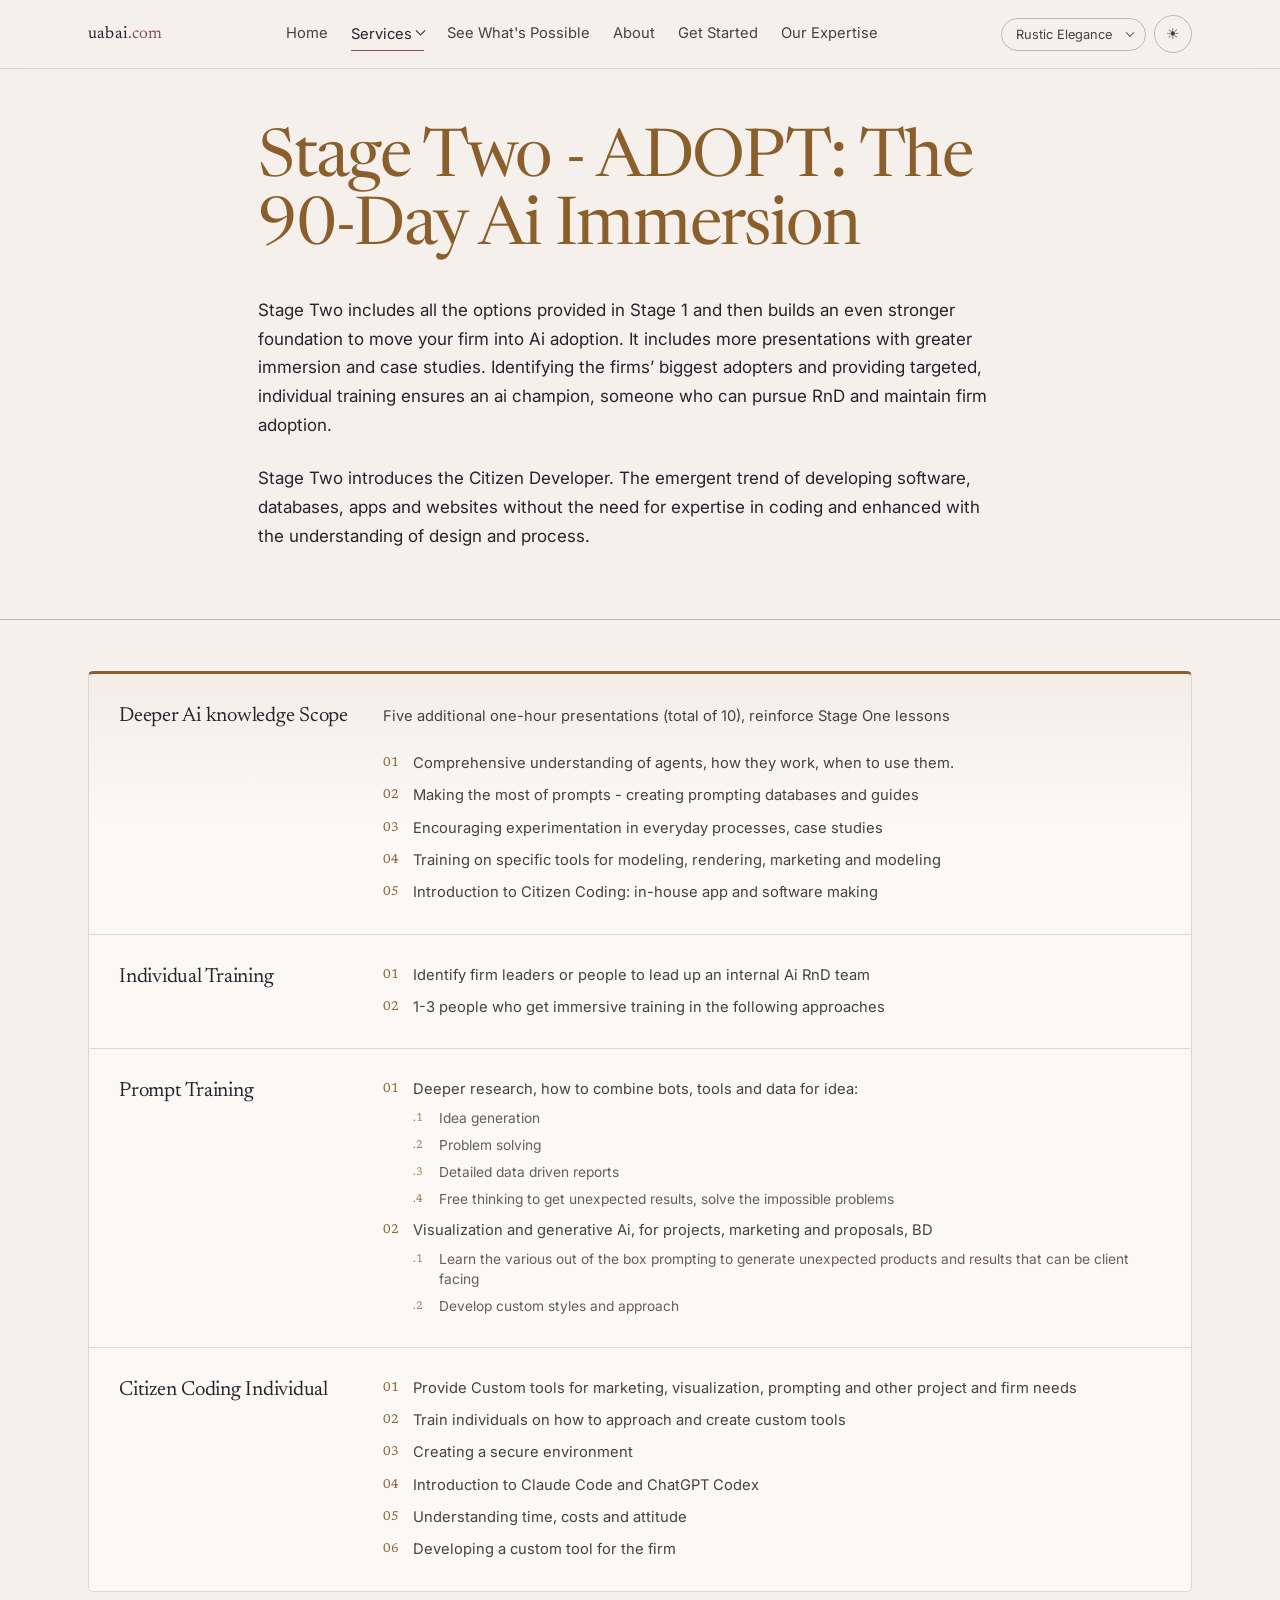
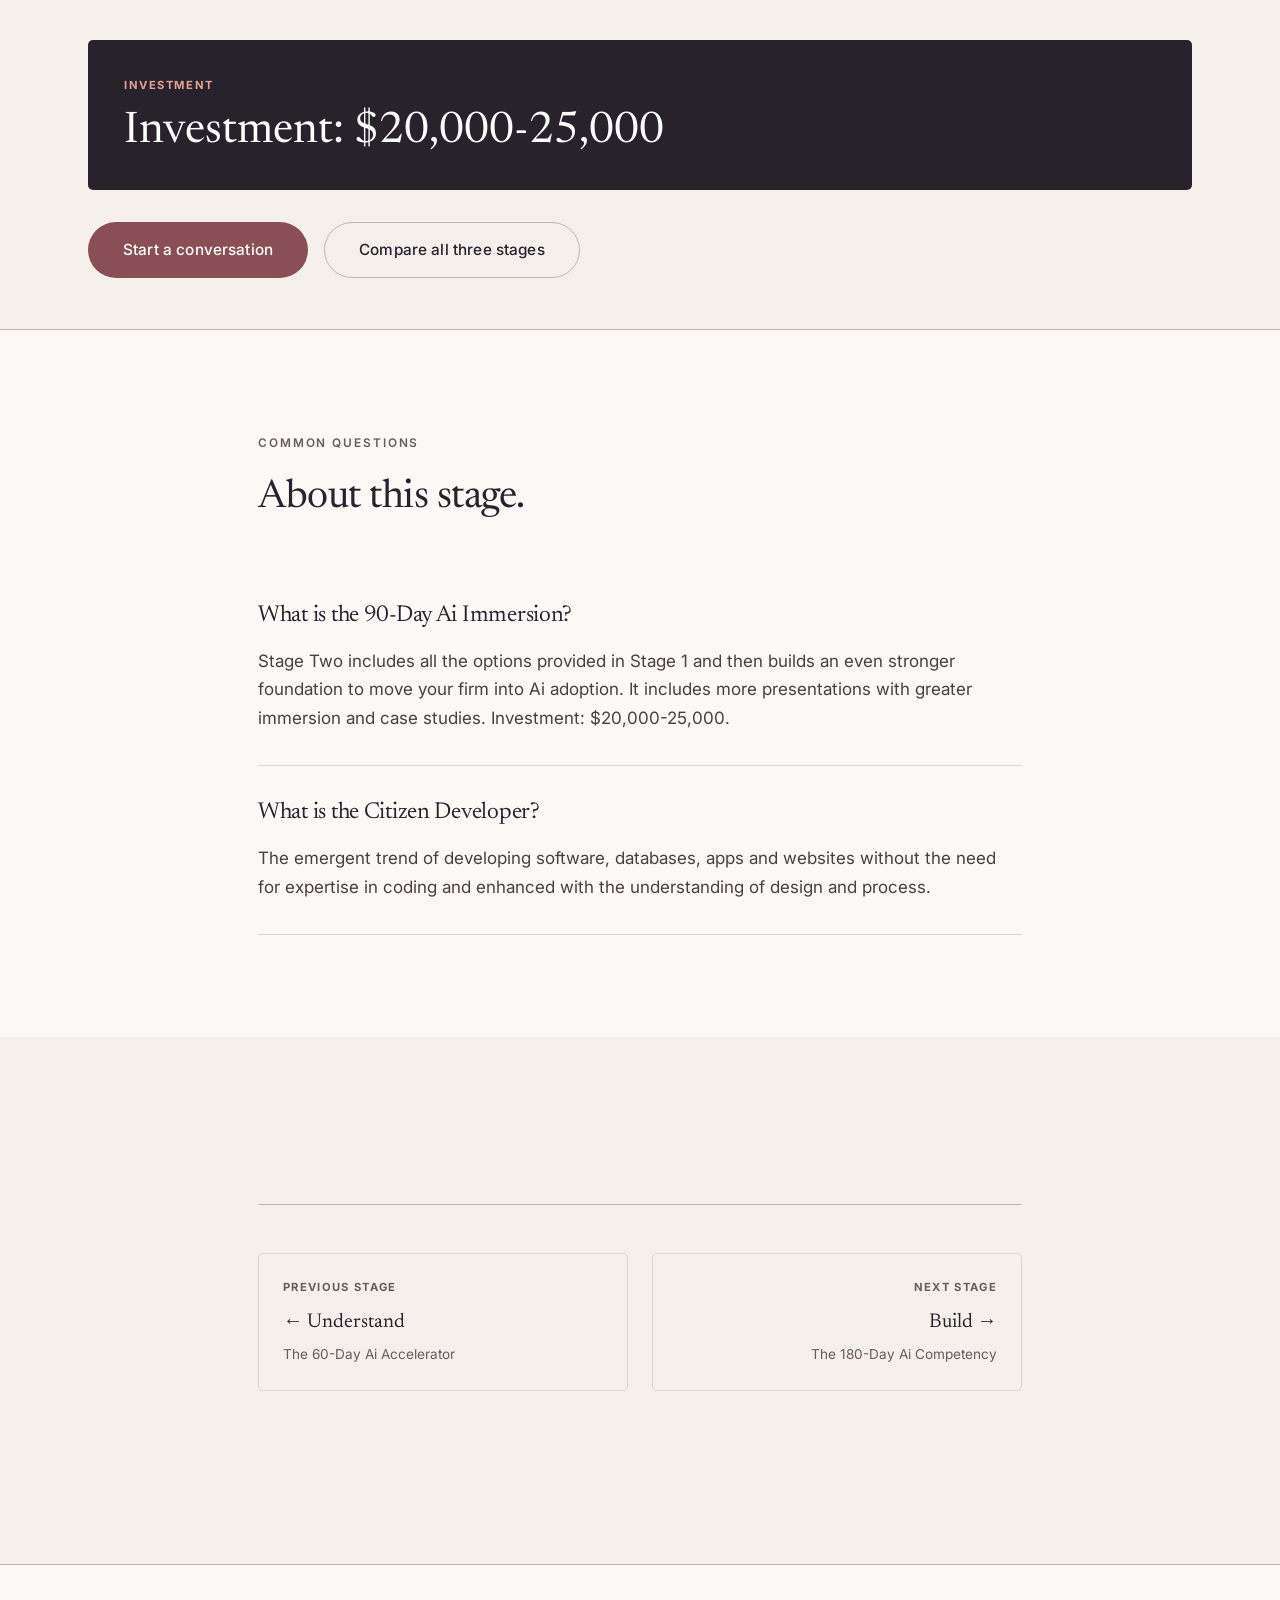
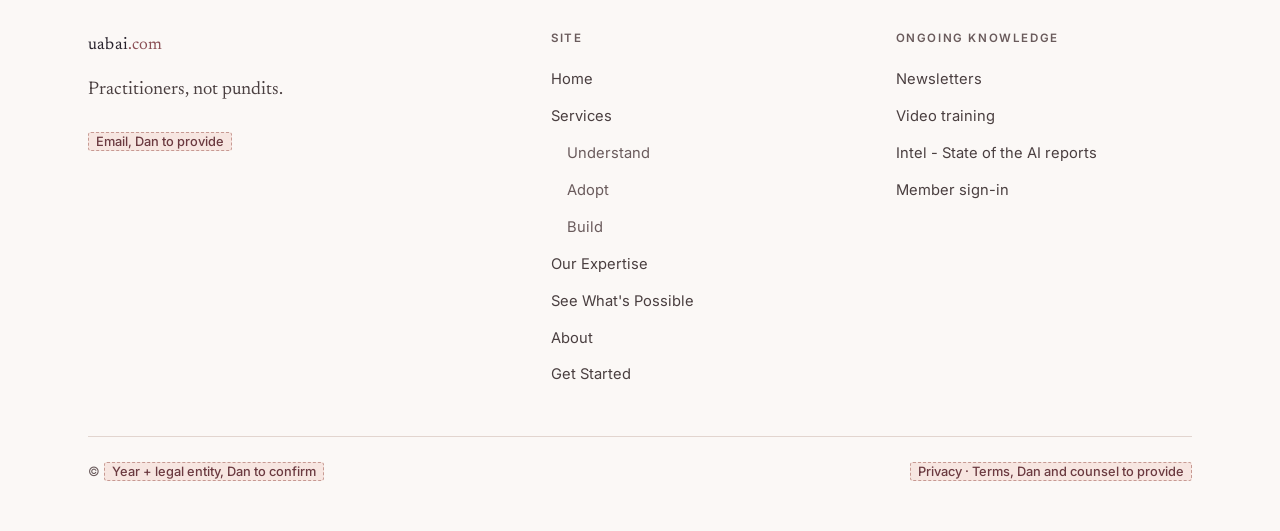
<file: stage-adopt.html>
<!doctype html>
<html lang="en">
<head>
<meta charset="utf-8">
<meta name="viewport" content="width=device-width, initial-scale=1">
<meta name="robots" content="noindex, nofollow, noarchive, nosnippet, noimageindex">
<meta name="googlebot" content="noindex, nofollow">
<title>Stage Two - ADOPT: The 90-Day Ai Immersion | UABAi</title>
<meta name="description" content="Stage Two includes all the options provided in Stage 1 and then builds an even stronger foundation to move your firm into Ai adoption. It includes mor">
<link rel="canonical" href="https://uabai.com/stage-adopt">
<link rel="preconnect" href="https://fonts.googleapis.com">
<link rel="preconnect" href="https://fonts.gstatic.com" crossorigin>
<link href="https://fonts.googleapis.com/css2?family=Newsreader:opsz,wght@6..72,300;6..72,400;6..72,500&family=Inter:wght@400;500;600&display=swap" rel="stylesheet">
<link rel="stylesheet" href="assets/css/site.css?v=20260717j">
<script type="application/ld+json">
{
  "@context": "https://schema.org",
  "@graph": [
    {
      "@type": "Service",
      "name": "Stage Two - ADOPT: The 90-Day Ai Immersion",
      "serviceType": "AI consulting for AEC and landscape architecture practices",
      "description": "Stage Two includes all the options provided in Stage 1 and then builds an even stronger foundation to move your firm into Ai adoption. It includes more presentations with greater immersion and case studies. Identifying the firms&rsquo; biggest adopters and providing targeted, individual training ensures an ai champion, someone who can pursue RnD and maintain firm adoption.",
      "provider": { "@id": "https://uabai.com/#organization" },
      "offers": {
        "@type": "Offer",
        "priceCurrency": "USD",
        "priceSpecification": {
          "@type": "PriceSpecification",
          "priceCurrency": "USD",
          "minPrice": 20000,
          "maxPrice": 25000
        }
      }
    },
    {
      "@type": "FAQPage",
      "@id": "https://uabai.com/stage-adopt#faq",
      "mainEntity": [
        {
          "@type": "Question",
          "name": "What is the 90-Day Ai Immersion?",
          "acceptedAnswer": { "@type": "Answer", "text": "Stage Two includes all the options provided in Stage 1 and then builds an even stronger foundation to move your firm into Ai adoption. It includes more presentations with greater immersion and case studies. Investment: $20,000-25,000." }
        },
        {
          "@type": "Question",
          "name": "What is the Citizen Developer?",
          "acceptedAnswer": { "@type": "Answer", "text": "The emergent trend of developing software, databases, apps and websites without the need for expertise in coding and enhanced with the understanding of design and process." }
        }
      ]
    }
  ]
}
</script>
</head>
<body>
<a class="skip" href="#main">Skip to content</a>

<header class="site-header">
  <div class="shell site-header__in">
    <a class="wordmark" href="index.html">uabai<span>.com</span></a>
    <nav class="nav" id="primary-nav" aria-label="Primary">
      <a href="index.html">Home</a>
      <span class="nav__item" data-open="false">
        <button class="nav__trigger" type="button" aria-expanded="false"
                aria-controls="services-menu" aria-current="page">
          Services <span class="nav__caret" aria-hidden="true"></span>
        </button>
        <div class="nav__menu" id="services-menu">
          <a href="services.html"><strong>All services</strong><small>The three stages, side by side</small></a>
          <hr>
          <a class="nav__stage stage--understand" href="stage-understand.html">
            <i>01</i><span><strong>Understand</strong><small>60-Day AI Accelerator · $10k to $15k</small></span></a>
          <a class="nav__stage stage--adopt" href="stage-adopt.html" aria-current="page">
            <i>02</i><span><strong>Adopt</strong><small>90-Day AI Immersion · $20k to $25k</small></span></a>
          <a class="nav__stage stage--build" href="stage-build.html">
            <i>03</i><span><strong>Build</strong><small>180-Day AI Competency · $30k to $40k</small></span></a>
        </div>
      </span>
      <a href="possibilities.html">See What's Possible</a>
      <a href="about.html">About</a>
      <a href="contact.html">Get Started</a>
      <a href="expertise.html">Our Expertise</a>
    </nav>
    <div class="header-tools">
      <span class="style-pick">
        <label class="visually-hidden" for="style-pick">Style template</label>
        <select id="style-pick" data-palette-pick>
          <option value="rustic">Rustic Elegance</option>
          <option value="autumn">Autumn Harvest</option>
          <option value="urban">Urban Retreat</option>
          <option value="blush">Blush Tide</option>
        </select>
      </span>
      <button class="icon-btn" data-theme-toggle type="button" aria-label="Toggle theme">☀</button>
      <button class="icon-btn nav-toggle" data-nav-toggle type="button"
              aria-expanded="false" aria-controls="primary-nav" aria-label="Menu">☰</button>
    </div>
  </div>
</header>

<main id="main" class="stage--adopt">

  <section class="stage-head" style="padding-block:clamp(40px,4.5vw,68px) clamp(28px,3.5vw,44px)">
    <div class="shell shell--narrow">
      <h1>Stage Two - ADOPT: The 90-Day Ai Immersion</h1>
      <div style="margin-top:var(--s5)">
      <p>Stage Two includes all the options provided in Stage 1 and then builds an even stronger foundation to move your firm into Ai adoption. It includes more presentations with greater immersion and case studies. Identifying the firms&rsquo; biggest adopters and providing targeted, individual training ensures an ai champion, someone who can pursue RnD and maintain firm adoption.</p>
      <p>Stage Two introduces the Citizen Developer. The emergent trend of developing software, databases, apps and websites without the need for expertise in coding and enhanced with the understanding of design and process.</p>
      </div>
    </div>
  </section>

  <section style="padding-block:clamp(36px,4vw,56px)">
    <div class="shell">
      <div class="scope-sheet">
        <article class="scope-card">
          <h2>Deeper Ai knowledge Scope</h2>
          <div class="scope-card__body">
            <p class="scope-card__lead">Five additional one-hour presentations (total of 10), reinforce Stage One lessons</p>
            <ul>
              <li>Comprehensive understanding of agents, how they work, when to use them.</li>
              <li>Making the most of prompts - creating prompting databases and guides</li>
              <li>Encouraging experimentation in everyday processes, case studies</li>
              <li>Training on specific tools for modeling, rendering, marketing and modeling</li>
              <li>Introduction to Citizen Coding: in-house app and software making</li>
            </ul>
          </div>
        </article>
        <article class="scope-card">
          <h2>Individual Training</h2>
          <div class="scope-card__body">
            <ul>
              <li>Identify firm leaders or people to lead up an internal Ai RnD team</li>
              <li>1-3 people who get immersive training in the following approaches</li>
            </ul>
          </div>
        </article>
        <article class="scope-card">
          <h2>Prompt Training</h2>
          <div class="scope-card__body">
            <ul>
              <li>Deeper research, how to combine bots, tools and data for idea:
                <ul>
                <li>Idea generation</li>
                <li>Problem solving</li>
                <li>Detailed data driven reports</li>
                <li>Free thinking to get unexpected results, solve the impossible problems</li>
                </ul>
              </li>
              <li>Visualization and generative Ai, for projects, marketing and proposals, BD
                <ul>
                <li>Learn the various out of the box prompting to generate unexpected products and results that can be client facing</li>
                <li>Develop custom styles and approach</li>
                </ul>
              </li>
            </ul>
          </div>
        </article>
        <article class="scope-card">
          <h2>Citizen Coding Individual</h2>
          <div class="scope-card__body">
            <ul>
              <li>Provide Custom tools for marketing, visualization, prompting and other project and firm needs</li>
              <li>Train individuals on how to approach and create custom tools</li>
              <li>Creating a secure environment</li>
              <li>Introduction to Claude Code and ChatGPT Codex</li>
              <li>Understanding time, costs and attitude</li>
              <li>Developing a custom tool for the firm</li>
            </ul>
          </div>
        </article>
      </div>

      <div class="invest-bar">
        <span class="invest-bar__label">Investment</span>
        <span class="invest-bar__figure">Investment: $20,000-25,000</span>
      </div>

      <div class="cta-row" style="margin-top:var(--s5)">
        <a class="btn btn--primary" href="contact.html">Start a conversation</a>
        <a class="btn btn--ghost" href="services.html">Compare all three stages</a>
      </div>
    </div>
  </section>

  <section class="faq bg-lifted rule-top">
    <div class="shell shell--narrow">
      <span class="eyebrow">Common questions</span>
      <h2>About this stage.</h2>
      <div style="margin-top:var(--s6)">
        <div class="faq__item">
          <h3 class="faq__q">What is the 90-Day Ai Immersion?</h3>
          <p class="faq__a">Stage Two includes all the options provided in Stage 1 and then builds an even stronger foundation to move your firm into Ai adoption. It includes more presentations with greater immersion and case studies. Investment: $20,000-25,000.</p>
        </div>
        <div class="faq__item">
          <h3 class="faq__q">What is the Citizen Developer?</h3>
          <p class="faq__a">The emergent trend of developing software, databases, apps and websites without the need for expertise in coding and enhanced with the understanding of design and process.</p>
        </div>
      </div>
    </div>
  </section>

  <section style="padding-bottom:clamp(48px,6vw,80px)">
    <div class="shell shell--narrow">
      <div class="stage-nav">
        <a href="stage-understand.html"><small>Previous stage</small><strong>&larr; Understand</strong>
          <span class="dim" style="display:block;font-size:.85rem;margin-top:4px">The 60-Day Ai Accelerator</span></a>
        <a href="stage-build.html"><small>Next stage</small><strong>Build &rarr;</strong>
          <span class="dim" style="display:block;font-size:.85rem;margin-top:4px">The 180-Day Ai Competency</span></a>
      </div>
    </div>
  </section>

</main>

<footer class="site-footer">
  <div class="shell">
    <div class="footer__grid">
      <div>
        <a class="wordmark" href="index.html">uabai<span>.com</span></a>
        <p class="footer__tag">Practitioners, not pundits.</p>
        <p style="font-size:.88rem" class="dim"><span class="ph">Email, Dan to provide</span></p>
      </div>
      <div class="footer__col">
        <h4>Site</h4>
        <ul>
          <li><a href="index.html">Home</a></li>
          <li><a href="services.html">Services</a></li>
          <li class="sub"><a href="stage-understand.html">Understand</a></li>
          <li class="sub"><a href="stage-adopt.html">Adopt</a></li>
          <li class="sub"><a href="stage-build.html">Build</a></li>
          <li><a href="expertise.html">Our Expertise</a></li>
          <li><a href="possibilities.html">See What's Possible</a></li>
          <li><a href="about.html">About</a></li>
          <li><a href="contact.html">Get Started</a></li>
        </ul>
      </div>
      <div class="footer__col">
        <h4>Ongoing Knowledge</h4>
        <ul>
          <li><a href="services.html#ongoing">Newsletters</a></li>
          <li><a href="services.html#ongoing">Video training</a></li>
          <li><a href="services.html#ongoing">Intel - State of the AI reports</a></li>
          <li><a href="services.html#ongoing">Member sign-in</a></li>
        </ul>
      </div>
    </div>
    <div class="footer__base">
      <span>© <span class="ph">Year + legal entity, Dan to confirm</span></span>
      <span><span class="ph">Privacy · Terms, Dan and counsel to provide</span></span>
    </div>
  </div>
</footer>

<script src="assets/js/site.js?v=20260717j"></script>
</body>
</html>
</file>
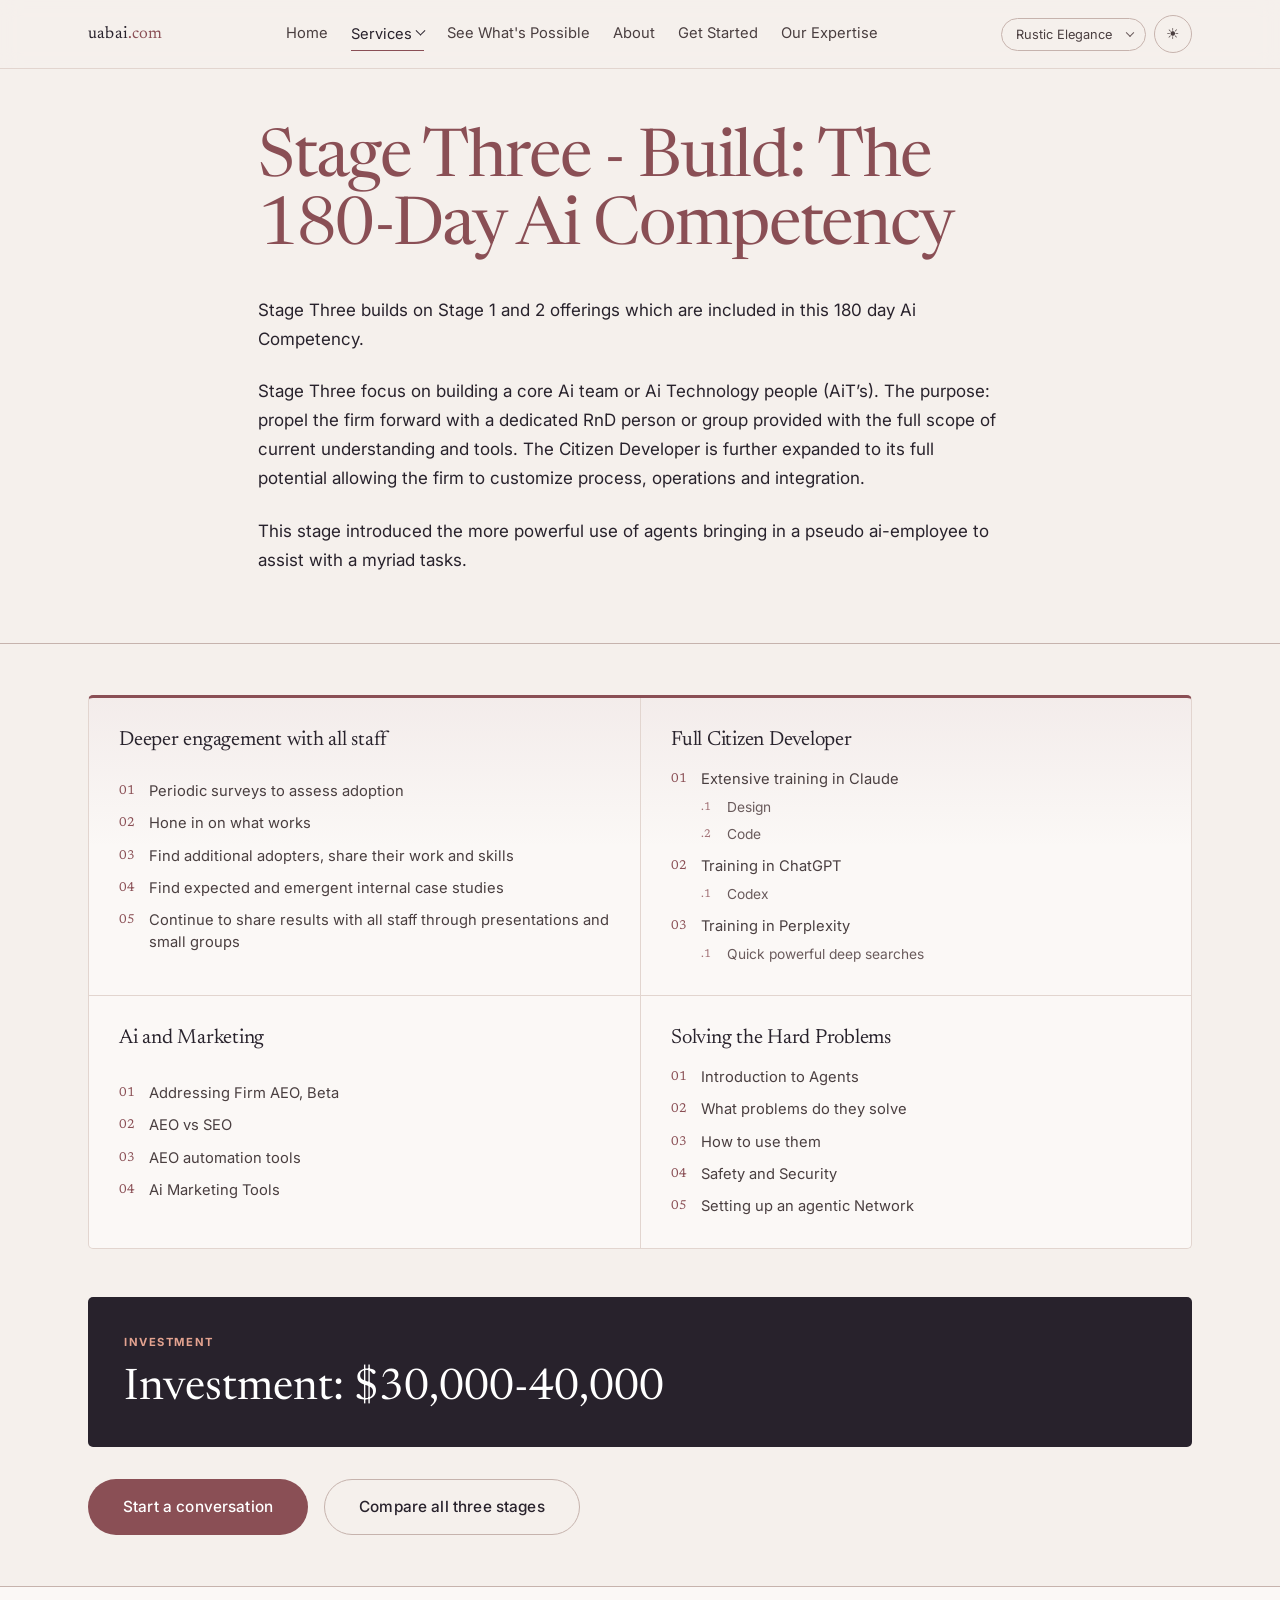
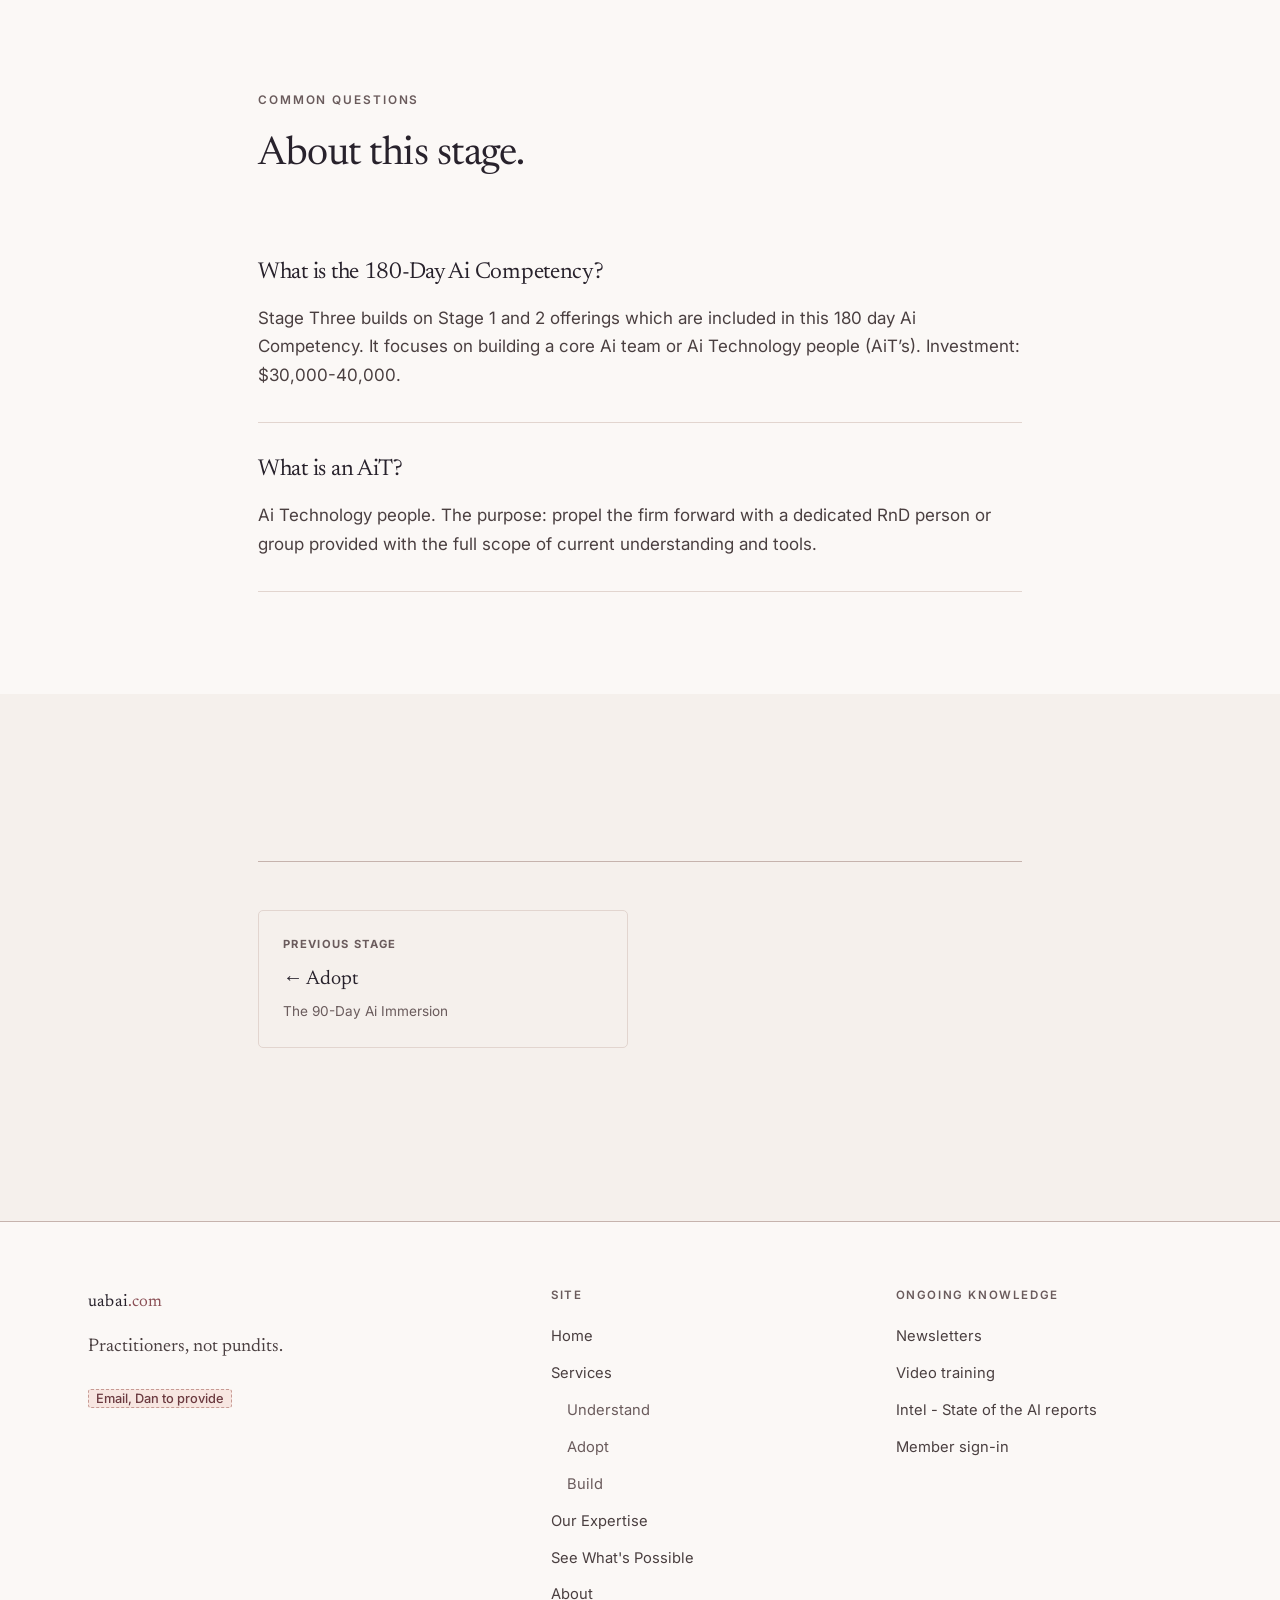
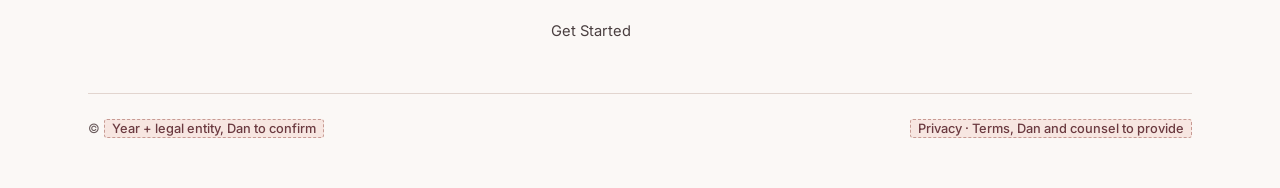
<file: stage-build.html>
<!doctype html>
<html lang="en">
<head>
<meta charset="utf-8">
<meta name="viewport" content="width=device-width, initial-scale=1">
<meta name="robots" content="noindex, nofollow, noarchive, nosnippet, noimageindex">
<meta name="googlebot" content="noindex, nofollow">
<title>Stage Three - Build: The 180-Day Ai Competency | UABAi</title>
<meta name="description" content="Stage Three builds on Stage 1 and 2 offerings which are included in this 180 day Ai Competency.">
<link rel="canonical" href="https://uabai.com/stage-build">
<link rel="preconnect" href="https://fonts.googleapis.com">
<link rel="preconnect" href="https://fonts.gstatic.com" crossorigin>
<link href="https://fonts.googleapis.com/css2?family=Newsreader:opsz,wght@6..72,300;6..72,400;6..72,500&family=Inter:wght@400;500;600&display=swap" rel="stylesheet">
<link rel="stylesheet" href="assets/css/site.css?v=20260717j">
<script type="application/ld+json">
{
  "@context": "https://schema.org",
  "@graph": [
    {
      "@type": "Service",
      "name": "Stage Three - Build: The 180-Day Ai Competency",
      "serviceType": "AI consulting for AEC and landscape architecture practices",
      "description": "Stage Three builds on Stage 1 and 2 offerings which are included in this 180 day Ai Competency.",
      "provider": { "@id": "https://uabai.com/#organization" },
      "offers": {
        "@type": "Offer",
        "priceCurrency": "USD",
        "priceSpecification": {
          "@type": "PriceSpecification",
          "priceCurrency": "USD",
          "minPrice": 30000,
          "maxPrice": 40000
        }
      }
    },
    {
      "@type": "FAQPage",
      "@id": "https://uabai.com/stage-build#faq",
      "mainEntity": [
        {
          "@type": "Question",
          "name": "What is the 180-Day Ai Competency?",
          "acceptedAnswer": { "@type": "Answer", "text": "Stage Three builds on Stage 1 and 2 offerings which are included in this 180 day Ai Competency. It focuses on building a core Ai team or Ai Technology people (AiT\u2019s). Investment: $30,000-40,000." }
        },
        {
          "@type": "Question",
          "name": "What is an AiT?",
          "acceptedAnswer": { "@type": "Answer", "text": "Ai Technology people. The purpose: propel the firm forward with a dedicated RnD person or group provided with the full scope of current understanding and tools." }
        }
      ]
    }
  ]
}
</script>
</head>
<body>
<a class="skip" href="#main">Skip to content</a>

<header class="site-header">
  <div class="shell site-header__in">
    <a class="wordmark" href="index.html">uabai<span>.com</span></a>
    <nav class="nav" id="primary-nav" aria-label="Primary">
      <a href="index.html">Home</a>
      <span class="nav__item" data-open="false">
        <button class="nav__trigger" type="button" aria-expanded="false"
                aria-controls="services-menu" aria-current="page">
          Services <span class="nav__caret" aria-hidden="true"></span>
        </button>
        <div class="nav__menu" id="services-menu">
          <a href="services.html"><strong>All services</strong><small>The three stages, side by side</small></a>
          <hr>
          <a class="nav__stage stage--understand" href="stage-understand.html">
            <i>01</i><span><strong>Understand</strong><small>60-Day AI Accelerator · $10k to $15k</small></span></a>
          <a class="nav__stage stage--adopt" href="stage-adopt.html">
            <i>02</i><span><strong>Adopt</strong><small>90-Day AI Immersion · $20k to $25k</small></span></a>
          <a class="nav__stage stage--build" href="stage-build.html" aria-current="page">
            <i>03</i><span><strong>Build</strong><small>180-Day AI Competency · $30k to $40k</small></span></a>
        </div>
      </span>
      <a href="possibilities.html">See What's Possible</a>
      <a href="about.html">About</a>
      <a href="contact.html">Get Started</a>
      <a href="expertise.html">Our Expertise</a>
    </nav>
    <div class="header-tools">
      <span class="style-pick">
        <label class="visually-hidden" for="style-pick">Style template</label>
        <select id="style-pick" data-palette-pick>
          <option value="rustic">Rustic Elegance</option>
          <option value="autumn">Autumn Harvest</option>
          <option value="urban">Urban Retreat</option>
          <option value="blush">Blush Tide</option>
        </select>
      </span>
      <button class="icon-btn" data-theme-toggle type="button" aria-label="Toggle theme">☀</button>
      <button class="icon-btn nav-toggle" data-nav-toggle type="button"
              aria-expanded="false" aria-controls="primary-nav" aria-label="Menu">☰</button>
    </div>
  </div>
</header>

<main id="main" class="stage--build">

  <section class="stage-head" style="padding-block:clamp(40px,4.5vw,68px) clamp(28px,3.5vw,44px)">
    <div class="shell shell--narrow">
      <h1>Stage Three - Build: The 180-Day Ai Competency</h1>
      <div style="margin-top:var(--s5)">
      <p>Stage Three builds on Stage 1 and 2 offerings which are included in this 180 day Ai Competency.</p>
      <p>Stage Three focus on building a core Ai team or Ai Technology people (AiT&rsquo;s). The purpose: propel the firm forward with a dedicated RnD person or group provided with the full scope of current understanding and tools. The Citizen Developer is further expanded to its full potential allowing the firm to customize process, operations and integration.</p>
      <p>This stage introduced the more powerful use of agents bringing in a pseudo ai-employee to assist with a myriad tasks.</p>
      </div>
    </div>
  </section>

  <section style="padding-block:clamp(36px,4vw,56px)">
    <div class="shell">
      <div class="scope-sheet scope-sheet--cols">
        <article class="scope-card">
          <h2>Deeper engagement with all staff</h2>
          <div class="scope-card__body">
            <ul>
              <li>Periodic surveys to assess adoption</li>
              <li>Hone in on what works</li>
              <li>Find additional adopters, share their work and skills</li>
              <li>Find expected and emergent internal case studies</li>
              <li>Continue to share results with all staff through presentations and small groups</li>
            </ul>
          </div>
        </article>
        <article class="scope-card">
          <h2>Full Citizen Developer</h2>
          <div class="scope-card__body">
            <ul>
              <li>Extensive training in Claude
                <ul>
                <li>Design</li>
                <li>Code</li>
                </ul>
              </li>
              <li>Training in ChatGPT
                <ul>
                <li>Codex</li>
                </ul>
              </li>
              <li>Training in Perplexity
                <ul>
                <li>Quick powerful deep searches</li>
                </ul>
              </li>
            </ul>
          </div>
        </article>
        <article class="scope-card">
          <h2>Ai and Marketing</h2>
          <div class="scope-card__body">
            <ul>
              <li>Addressing Firm AEO, Beta</li>
              <li>AEO vs SEO</li>
              <li>AEO automation tools</li>
              <li>Ai Marketing Tools</li>
            </ul>
          </div>
        </article>
        <article class="scope-card">
          <h2>Solving the Hard Problems</h2>
          <div class="scope-card__body">
            <ul>
              <li>Introduction to Agents</li>
              <li>What problems do they solve</li>
              <li>How to use them</li>
              <li>Safety and Security</li>
              <li>Setting up an agentic Network</li>
            </ul>
          </div>
        </article>
      </div>

      <div class="invest-bar">
        <span class="invest-bar__label">Investment</span>
        <span class="invest-bar__figure">Investment: $30,000-40,000</span>
      </div>

      <div class="cta-row" style="margin-top:var(--s5)">
        <a class="btn btn--primary" href="contact.html">Start a conversation</a>
        <a class="btn btn--ghost" href="services.html">Compare all three stages</a>
      </div>
    </div>
  </section>

  <section class="faq bg-lifted rule-top">
    <div class="shell shell--narrow">
      <span class="eyebrow">Common questions</span>
      <h2>About this stage.</h2>
      <div style="margin-top:var(--s6)">
        <div class="faq__item">
          <h3 class="faq__q">What is the 180-Day Ai Competency?</h3>
          <p class="faq__a">Stage Three builds on Stage 1 and 2 offerings which are included in this 180 day Ai Competency. It focuses on building a core Ai team or Ai Technology people (AiT’s). Investment: $30,000-40,000.</p>
        </div>
        <div class="faq__item">
          <h3 class="faq__q">What is an AiT?</h3>
          <p class="faq__a">Ai Technology people. The purpose: propel the firm forward with a dedicated RnD person or group provided with the full scope of current understanding and tools.</p>
        </div>
      </div>
    </div>
  </section>

  <section style="padding-bottom:clamp(48px,6vw,80px)">
    <div class="shell shell--narrow">
      <div class="stage-nav">
        <a href="stage-adopt.html"><small>Previous stage</small><strong>&larr; Adopt</strong>
          <span class="dim" style="display:block;font-size:.85rem;margin-top:4px">The 90-Day Ai Immersion</span></a>
        <span></span>
      </div>
    </div>
  </section>

</main>

<footer class="site-footer">
  <div class="shell">
    <div class="footer__grid">
      <div>
        <a class="wordmark" href="index.html">uabai<span>.com</span></a>
        <p class="footer__tag">Practitioners, not pundits.</p>
        <p style="font-size:.88rem" class="dim"><span class="ph">Email, Dan to provide</span></p>
      </div>
      <div class="footer__col">
        <h4>Site</h4>
        <ul>
          <li><a href="index.html">Home</a></li>
          <li><a href="services.html">Services</a></li>
          <li class="sub"><a href="stage-understand.html">Understand</a></li>
          <li class="sub"><a href="stage-adopt.html">Adopt</a></li>
          <li class="sub"><a href="stage-build.html">Build</a></li>
          <li><a href="expertise.html">Our Expertise</a></li>
          <li><a href="possibilities.html">See What's Possible</a></li>
          <li><a href="about.html">About</a></li>
          <li><a href="contact.html">Get Started</a></li>
        </ul>
      </div>
      <div class="footer__col">
        <h4>Ongoing Knowledge</h4>
        <ul>
          <li><a href="services.html#ongoing">Newsletters</a></li>
          <li><a href="services.html#ongoing">Video training</a></li>
          <li><a href="services.html#ongoing">Intel - State of the AI reports</a></li>
          <li><a href="services.html#ongoing">Member sign-in</a></li>
        </ul>
      </div>
    </div>
    <div class="footer__base">
      <span>© <span class="ph">Year + legal entity, Dan to confirm</span></span>
      <span><span class="ph">Privacy · Terms, Dan and counsel to provide</span></span>
    </div>
  </div>
</footer>

<script src="assets/js/site.js?v=20260717j"></script>
</body>
</html>
</file>
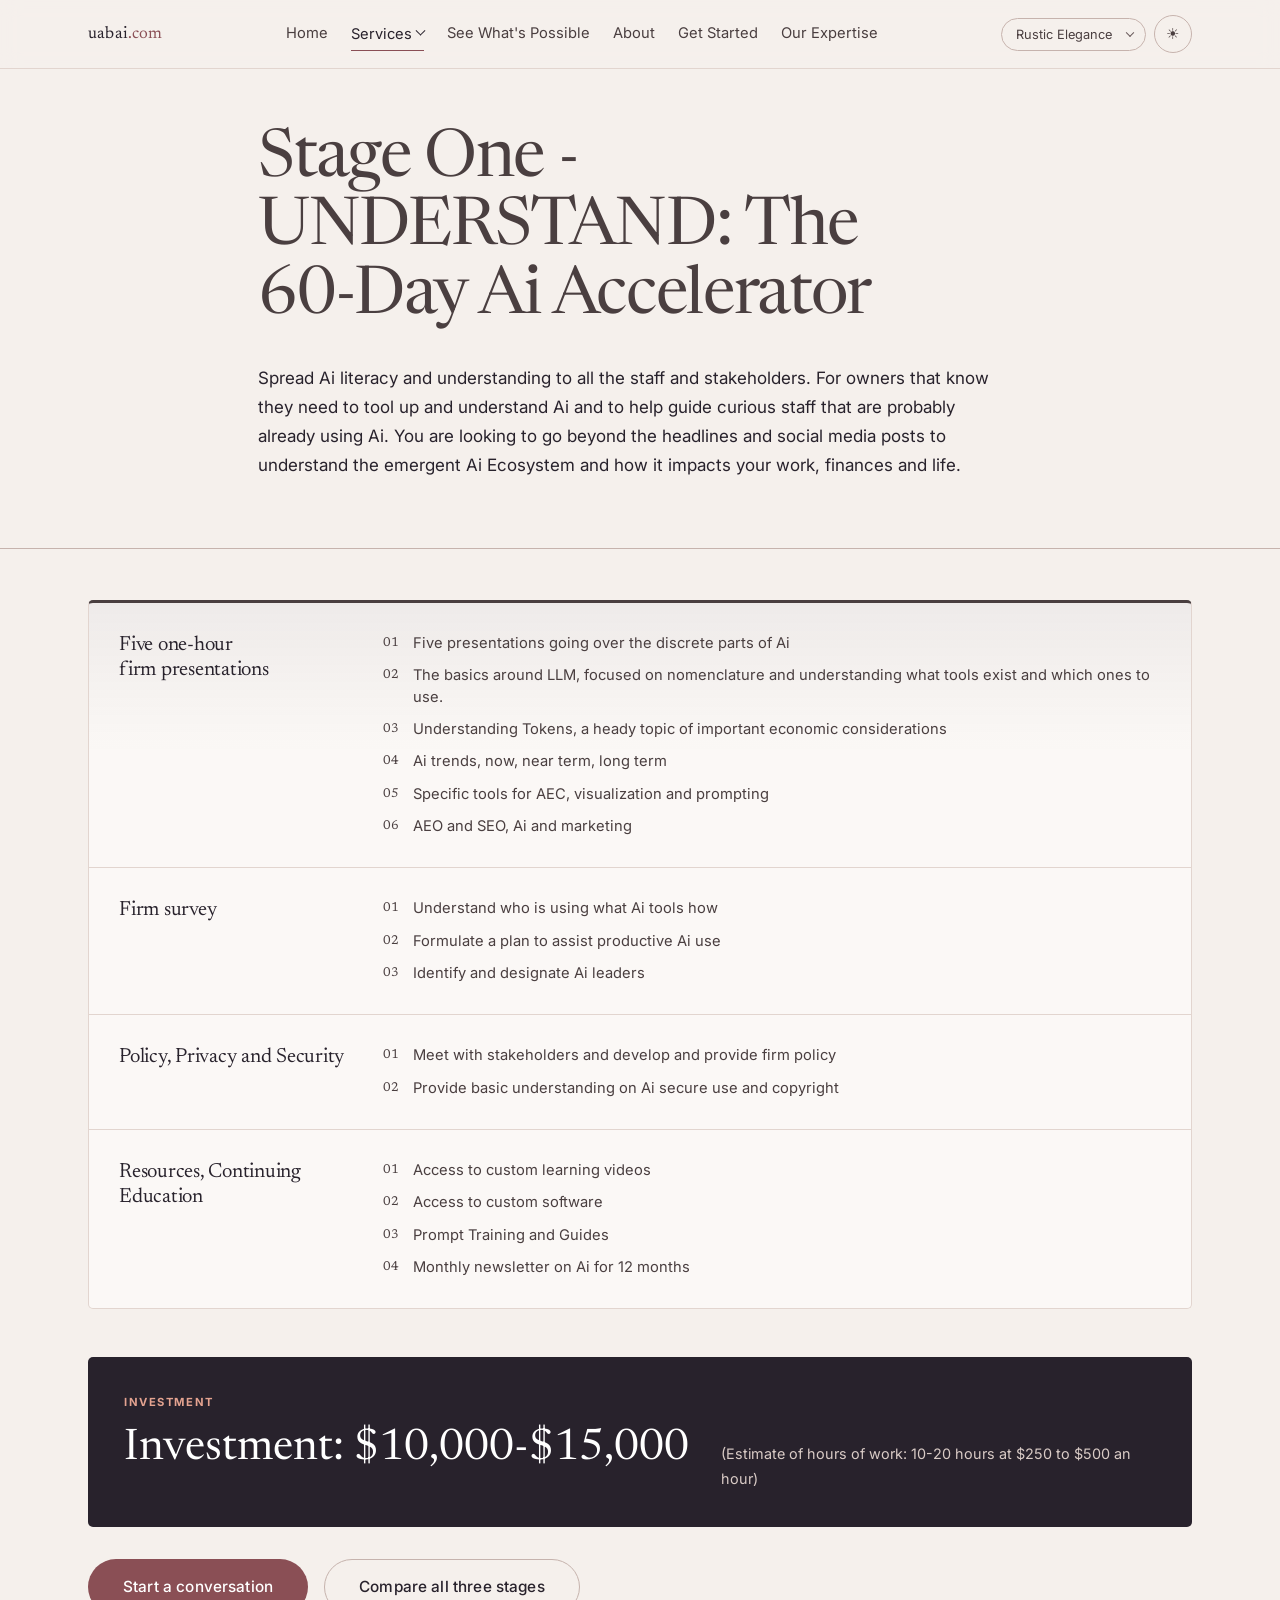
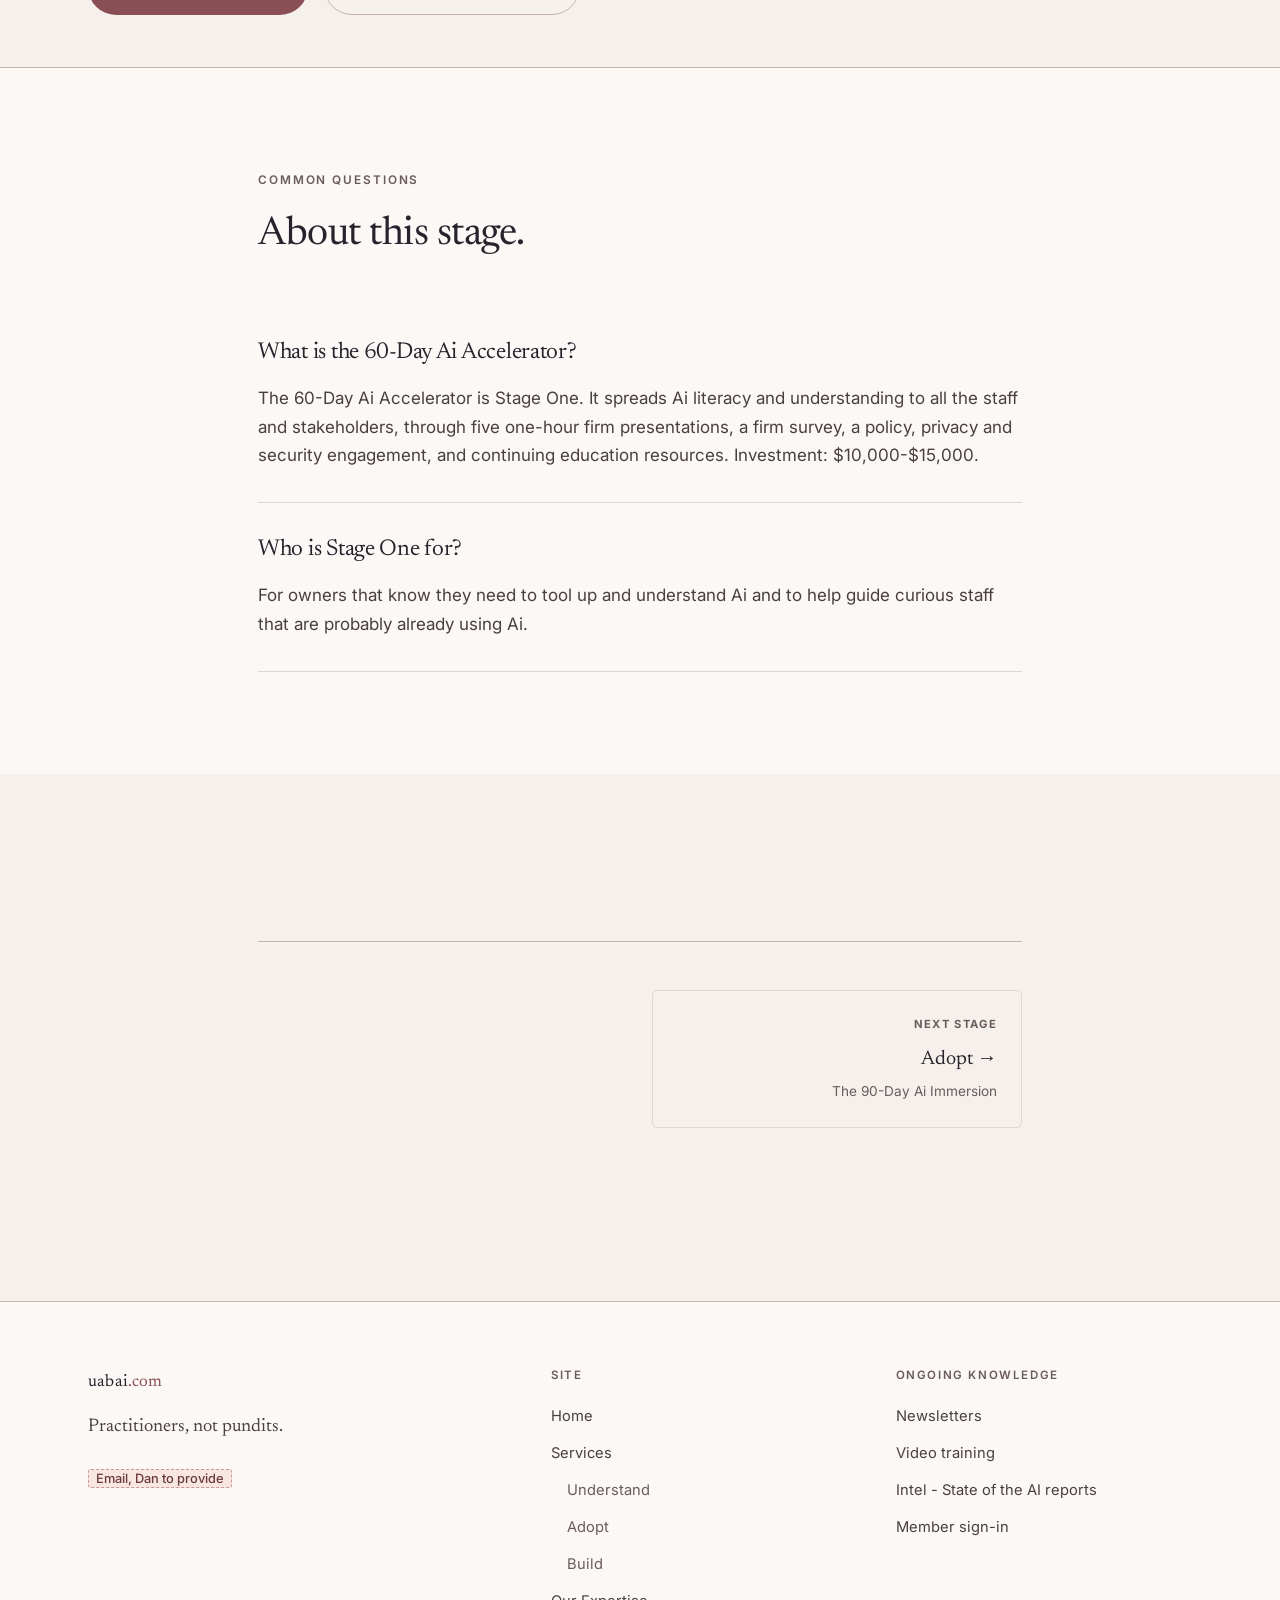
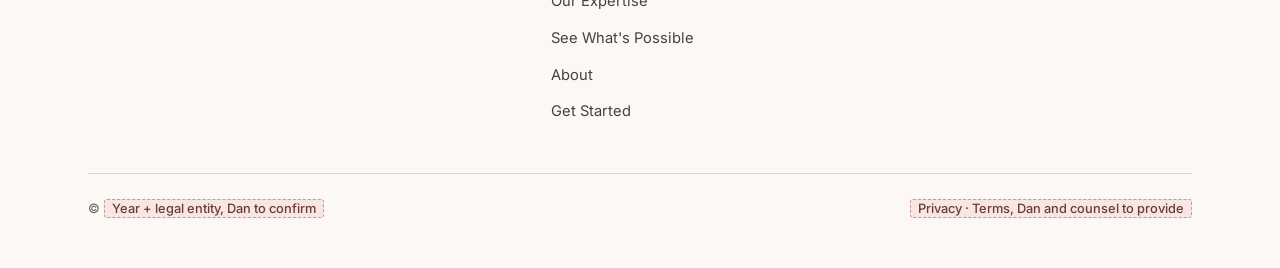
<file: stage-understand.html>
<!doctype html>
<html lang="en">
<head>
<meta charset="utf-8">
<meta name="viewport" content="width=device-width, initial-scale=1">
<meta name="robots" content="noindex, nofollow, noarchive, nosnippet, noimageindex">
<meta name="googlebot" content="noindex, nofollow">
<title>Stage One - UNDERSTAND: The 60-Day Ai Accelerator | UABAi</title>
<meta name="description" content="Spread Ai literacy and understanding to all the staff and stakeholders. For owners that know they need to tool up and understand Ai and to help guide">
<link rel="canonical" href="https://uabai.com/stage-understand">
<link rel="preconnect" href="https://fonts.googleapis.com">
<link rel="preconnect" href="https://fonts.gstatic.com" crossorigin>
<link href="https://fonts.googleapis.com/css2?family=Newsreader:opsz,wght@6..72,300;6..72,400;6..72,500&family=Inter:wght@400;500;600&display=swap" rel="stylesheet">
<link rel="stylesheet" href="assets/css/site.css?v=20260717j">
<script type="application/ld+json">
{
  "@context": "https://schema.org",
  "@graph": [
    {
      "@type": "Service",
      "name": "Stage One - UNDERSTAND: The 60-Day Ai Accelerator",
      "serviceType": "AI consulting for AEC and landscape architecture practices",
      "description": "Spread Ai literacy and understanding to all the staff and stakeholders. For owners that know they need to tool up and understand Ai and to help guide curious staff that are probably already using Ai. You are looking to go beyond the headlines and social media posts to understand the emergent Ai Ecosystem and how it impacts your work, finances and life.",
      "provider": { "@id": "https://uabai.com/#organization" },
      "offers": {
        "@type": "Offer",
        "priceCurrency": "USD",
        "priceSpecification": {
          "@type": "PriceSpecification",
          "priceCurrency": "USD",
          "minPrice": 10000,
          "maxPrice": 15000
        }
      }
    },
    {
      "@type": "FAQPage",
      "@id": "https://uabai.com/stage-understand#faq",
      "mainEntity": [
        {
          "@type": "Question",
          "name": "What is the 60-Day Ai Accelerator?",
          "acceptedAnswer": { "@type": "Answer", "text": "The 60-Day Ai Accelerator is Stage One. It spreads Ai literacy and understanding to all the staff and stakeholders, through five one-hour firm presentations, a firm survey, a policy, privacy and security engagement, and continuing education resources. Investment: $10,000-$15,000." }
        },
        {
          "@type": "Question",
          "name": "Who is Stage One for?",
          "acceptedAnswer": { "@type": "Answer", "text": "For owners that know they need to tool up and understand Ai and to help guide curious staff that are probably already using Ai." }
        }
      ]
    }
  ]
}
</script>
</head>
<body>
<a class="skip" href="#main">Skip to content</a>

<header class="site-header">
  <div class="shell site-header__in">
    <a class="wordmark" href="index.html">uabai<span>.com</span></a>
    <nav class="nav" id="primary-nav" aria-label="Primary">
      <a href="index.html">Home</a>
      <span class="nav__item" data-open="false">
        <button class="nav__trigger" type="button" aria-expanded="false"
                aria-controls="services-menu" aria-current="page">
          Services <span class="nav__caret" aria-hidden="true"></span>
        </button>
        <div class="nav__menu" id="services-menu">
          <a href="services.html"><strong>All services</strong><small>The three stages, side by side</small></a>
          <hr>
          <a class="nav__stage stage--understand" href="stage-understand.html" aria-current="page">
            <i>01</i><span><strong>Understand</strong><small>60-Day AI Accelerator · $10k to $15k</small></span></a>
          <a class="nav__stage stage--adopt" href="stage-adopt.html">
            <i>02</i><span><strong>Adopt</strong><small>90-Day AI Immersion · $20k to $25k</small></span></a>
          <a class="nav__stage stage--build" href="stage-build.html">
            <i>03</i><span><strong>Build</strong><small>180-Day AI Competency · $30k to $40k</small></span></a>
        </div>
      </span>
      <a href="possibilities.html">See What's Possible</a>
      <a href="about.html">About</a>
      <a href="contact.html">Get Started</a>
      <a href="expertise.html">Our Expertise</a>
    </nav>
    <div class="header-tools">
      <span class="style-pick">
        <label class="visually-hidden" for="style-pick">Style template</label>
        <select id="style-pick" data-palette-pick>
          <option value="rustic">Rustic Elegance</option>
          <option value="autumn">Autumn Harvest</option>
          <option value="urban">Urban Retreat</option>
          <option value="blush">Blush Tide</option>
        </select>
      </span>
      <button class="icon-btn" data-theme-toggle type="button" aria-label="Toggle theme">☀</button>
      <button class="icon-btn nav-toggle" data-nav-toggle type="button"
              aria-expanded="false" aria-controls="primary-nav" aria-label="Menu">☰</button>
    </div>
  </div>
</header>

<main id="main" class="stage--understand">

  <section class="stage-head" style="padding-block:clamp(40px,4.5vw,68px) clamp(28px,3.5vw,44px)">
    <div class="shell shell--narrow">
      <h1>Stage One - UNDERSTAND: The 60-Day Ai Accelerator</h1>
      <div style="margin-top:var(--s5)">
      <p>Spread Ai literacy and understanding to all the staff and stakeholders. For owners that know they need to tool up and understand Ai and to help guide curious staff that are probably already using Ai. You are looking to go beyond the headlines and social media posts to understand the emergent Ai Ecosystem and how it impacts your work, finances and life.</p>
      </div>
    </div>
  </section>

  <section style="padding-block:clamp(36px,4vw,56px)">
    <div class="shell">
      <div class="scope-sheet">
        <article class="scope-card">
          <h2>Five one-hour firm presentations</h2>
          <div class="scope-card__body">
            <ul>
              <li>Five presentations going over the discrete parts of Ai</li>
              <li>The basics around LLM, focused on nomenclature and understanding what tools exist and which ones to use.</li>
              <li>Understanding Tokens, a heady topic of important economic considerations</li>
              <li>Ai trends, now, near term, long term</li>
              <li>Specific tools for AEC, visualization and prompting</li>
              <li>AEO and SEO, Ai and marketing</li>
            </ul>
          </div>
        </article>
        <article class="scope-card">
          <h2>Firm survey</h2>
          <div class="scope-card__body">
            <ul>
              <li>Understand who is using what Ai tools how</li>
              <li>Formulate a plan to assist productive Ai use</li>
              <li>Identify and designate Ai leaders</li>
            </ul>
          </div>
        </article>
        <article class="scope-card">
          <h2>Policy, Privacy and Security</h2>
          <div class="scope-card__body">
            <ul>
              <li>Meet with stakeholders and develop and provide firm policy</li>
              <li>Provide basic understanding on Ai secure use and copyright</li>
            </ul>
          </div>
        </article>
        <article class="scope-card">
          <h2>Resources, Continuing Education</h2>
          <div class="scope-card__body">
            <ul>
              <li>Access to custom learning videos</li>
              <li>Access to custom software</li>
              <li>Prompt Training and Guides</li>
              <li>Monthly newsletter on Ai for 12 months</li>
            </ul>
          </div>
        </article>
      </div>

      <div class="invest-bar">
        <span class="invest-bar__label">Investment</span>
        <span class="invest-bar__figure">Investment: $10,000-$15,000</span>
        <p class="invest-bar__note">(Estimate of hours of work: 10-20 hours at $250 to $500 an hour)</p>
      </div>

      <div class="cta-row" style="margin-top:var(--s5)">
        <a class="btn btn--primary" href="contact.html">Start a conversation</a>
        <a class="btn btn--ghost" href="services.html">Compare all three stages</a>
      </div>
    </div>
  </section>

  <section class="faq bg-lifted rule-top">
    <div class="shell shell--narrow">
      <span class="eyebrow">Common questions</span>
      <h2>About this stage.</h2>
      <div style="margin-top:var(--s6)">
        <div class="faq__item">
          <h3 class="faq__q">What is the 60-Day Ai Accelerator?</h3>
          <p class="faq__a">The 60-Day Ai Accelerator is Stage One. It spreads Ai literacy and understanding to all the staff and stakeholders, through five one-hour firm presentations, a firm survey, a policy, privacy and security engagement, and continuing education resources. Investment: $10,000-$15,000.</p>
        </div>
        <div class="faq__item">
          <h3 class="faq__q">Who is Stage One for?</h3>
          <p class="faq__a">For owners that know they need to tool up and understand Ai and to help guide curious staff that are probably already using Ai.</p>
        </div>
      </div>
    </div>
  </section>

  <section style="padding-bottom:clamp(48px,6vw,80px)">
    <div class="shell shell--narrow">
      <div class="stage-nav">
        <span></span>
        <a href="stage-adopt.html"><small>Next stage</small><strong>Adopt &rarr;</strong>
          <span class="dim" style="display:block;font-size:.85rem;margin-top:4px">The 90-Day Ai Immersion</span></a>
      </div>
    </div>
  </section>

</main>

<footer class="site-footer">
  <div class="shell">
    <div class="footer__grid">
      <div>
        <a class="wordmark" href="index.html">uabai<span>.com</span></a>
        <p class="footer__tag">Practitioners, not pundits.</p>
        <p style="font-size:.88rem" class="dim"><span class="ph">Email, Dan to provide</span></p>
      </div>
      <div class="footer__col">
        <h4>Site</h4>
        <ul>
          <li><a href="index.html">Home</a></li>
          <li><a href="services.html">Services</a></li>
          <li class="sub"><a href="stage-understand.html">Understand</a></li>
          <li class="sub"><a href="stage-adopt.html">Adopt</a></li>
          <li class="sub"><a href="stage-build.html">Build</a></li>
          <li><a href="expertise.html">Our Expertise</a></li>
          <li><a href="possibilities.html">See What's Possible</a></li>
          <li><a href="about.html">About</a></li>
          <li><a href="contact.html">Get Started</a></li>
        </ul>
      </div>
      <div class="footer__col">
        <h4>Ongoing Knowledge</h4>
        <ul>
          <li><a href="services.html#ongoing">Newsletters</a></li>
          <li><a href="services.html#ongoing">Video training</a></li>
          <li><a href="services.html#ongoing">Intel - State of the AI reports</a></li>
          <li><a href="services.html#ongoing">Member sign-in</a></li>
        </ul>
      </div>
    </div>
    <div class="footer__base">
      <span>© <span class="ph">Year + legal entity, Dan to confirm</span></span>
      <span><span class="ph">Privacy · Terms, Dan and counsel to provide</span></span>
    </div>
  </div>
</footer>

<script src="assets/js/site.js?v=20260717j"></script>
</body>
</html>
</file>
<file: assets/css/site.css>
/* =========================================================================
   [CONSULTANCY NAME — Dan to confirm]
   Design system.

   Palette: RUSTIC ELEGANCE (supplied by Dan).
     #28222C  #4A3F40  #8A4F55  #E4A390  #D49C68

   All five swatches are mid-to-dark, so the set contains no ground colour.
   --ground/--lifted/--sunk are derived warm near-whites tinted toward the
   family rather than a neutral grey, which would fight the salmon and tan.
   Likewise #E4A390 and #D49C68 are far too light to carry small text on a
   light ground, so each has a darkened text-safe sibling; the raw swatch is
   kept for fills and for text on dark panels. Nothing here is guessed — every
   derived value is verified against WCAG AA in both themes.

   The four workflow-legend states (human-led / AI-assisted / automated /
   required human checkpoint) are preserved from the CLARB deck and remapped
   onto this palette. Maroon means "a person must be here" — including on
   buttons. That scarcity is the point; don't spend it on decoration.
   ========================================================================= */

:root {
  /* ---------------------------------------------------------------------
     PALETTE — sampled pixel-for-pixel from the practice's own CLARB Annual
     Meeting 2026 keynote deck ("AI in Design Practice and Education").
     This is their brand, not a chosen scheme.

     The four hues below are not decorative: they ARE the deck's workflow
     legend (p.9) — human-led, AI-assisted, automated, required human
     checkpoint. The site inherits that legend wholesale, so colour means the
     same thing here as it does on stage. Orange is reserved for the human
     checkpoint and for action; that scarcity is the entire point.
     --------------------------------------------------------------------- */

  /* Ground — derived warm near-white; the palette supplies no light value */
  --ground:    #F5F0EC;
  --lifted:    #FBF8F6;
  --sunk:      #E9DDD6;
  --ink:       #28222C;   /* palette */
  --ink-soft:  #4A3F40;   /* palette */
  --ink-mute:  #6A5B5C;   /* derived — must clear 4.5:1 on --ground at 11.8px */
  --rule:      #C6B3AD;
  --rule-soft: #E2D5CF;

  /* Action + the required-human-checkpoint colour. One colour, one meaning. */
  --accent:      #8A4F55;   /* palette */
  --accent-deep: #6B3A40;   /* derived — hover / small text */
  --accent-lift: #E4A390;   /* palette — fills, and text on dark panels */
  --on-accent:   #FFFFFF;

  /* The workflow legend, remapped onto this palette. */
  --human:      #4A3F40;   /* human-led */
  --human-lift: #6E5F60;
  --human-deep: #28222C;
  --on-human:   #F5F0EC;
  --assisted:   #FFFFFF;   /* AI-assisted — white, outlined */
  --automated:  #8A5F2C;   /* derived from #D49C68 — text-safe on light */
  --automated-lift: #D49C68;   /* palette — fills */
  --checkpoint: #8A4F55;   /* required human checkpoint */
  --checkpoint-lift: #B36A70;

  /* Engagement stages ride the legend rather than a second colour language. */
  --moss:       #4A3F40;   /* Understand */
  --moss-lift:  #6E5F60;
  --ochre:      #8A5F2C;   /* Adopt */
  --ochre-lift: #D49C68;
  --clay:       #8A4F55;   /* Build */
  --clay-lift:  #B36A70;
  --slate:      #4A3F40;
  --slate-lift: #6E5F60;

  /* Inverse panels — dark in BOTH themes on purpose (emphasis, not surface). */
  --panel:            #28222C;
  --on-panel:         #F5F0EC;
  --on-panel-soft:    #D9CBC6;
  --on-panel-tag:     #E4A390;   /* palette — light on dark */
  --on-panel-accent:  #D49C68;   /* palette — light on dark */
  --on-panel-rule:    rgba(245,240,236,.22);

  /* Placeholder chips — solid values so contrast is verifiable in both themes */
  --ph-ink:  #6B3A40;
  --ph-bg:   #F7E6E1;
  --ph-line: #C79A93;

  /* Type */
  --display: "Newsreader", Georgia, "Times New Roman", serif;
  --sans: "Inter", system-ui, -apple-system, "Segoe UI", Arial, sans-serif;

  /* 8px spacing scale */
  --s1: 4px;  --s2: 8px;  --s3: 16px; --s4: 24px;
  --s5: 32px; --s6: 48px; --s7: 64px; --s8: 96px; --s9: 128px;

  --measure: 68ch;
  --shell: 1200px;
  --radius-pill: 999px;

  --dur: 240ms;
  --ease: cubic-bezier(.2, .6, .2, 1);
}

/* Must mirror :root[data-theme="dark"] exactly — this is what an OS-dark
   visitor gets when they have not chosen a theme. Keep the two in sync. */
@media (prefers-color-scheme: dark) {
  :root:not([data-theme="light"]) {
    --ground:    #1B161E;
    --lifted:    #28222C;
    --sunk:      #120E15;
    --ink:       #F5F0EC;
    --ink-soft:  #CFC0BC;
    --ink-mute:  #9C8C8D;
    --rule:      #45393E;
    --rule-soft: #332A30;
    --accent:      #E4A390;
    --accent-deep: #F2BFAF;
    --accent-lift: #E4A390;
    --on-accent:   #28222C;

    --human:      #C9B6B8;
    --human-lift: #E0D2D3;
    --human-deep: #8A7A7C;
    --on-human:   #1B161E;
    --assisted:   #F5F0EC;
    --automated:  #D49C68;
    --automated-lift: #E4B98E;
    --checkpoint: #E4A390;
    --checkpoint-lift: #F2BFAF;

    --moss:       #C9B6B8;
    --moss-lift:  #E0D2D3;
    --ochre:      #D49C68;
    --ochre-lift: #E4B98E;
    --clay:       #E4A390;
    --clay-lift:  #F2BFAF;
    --slate:      #C9B6B8;
    --slate-lift: #E0D2D3;

    /* Panel lifts off the near-black ground so it still reads as a panel. */
    --panel:            #3A303F;
    --on-panel:         #F5F0EC;
    --on-panel-soft:    #D9CBC6;
    --on-panel-tag:     #E4A390;
    --on-panel-accent:  #E4B98E;
    --on-panel-rule:    rgba(245,240,236,.22);

    --ph-ink:  #F0C4AC;
    --ph-bg:   #3A2A24;
    --ph-line: #8A5C46;
  }
}

:root[data-theme="dark"] {
  /* Dark = the palette's own near-black, #28222C pushed one step darker
     so panels and surfaces still separate from the ground. */
  --ground:    #1B161E;
  --lifted:    #28222C;
  --sunk:      #120E15;
  --ink:       #F5F0EC;
  --ink-soft:  #CFC0BC;
  --ink-mute:  #9C8C8D;
  --rule:      #45393E;
  --rule-soft: #332A30;
  --accent:      #E4A390;
  --accent-deep: #F2BFAF;
  --accent-lift: #E4A390;
  --on-accent:   #28222C;

  --human:      #C9B6B8;
  --human-lift: #E0D2D3;
  --human-deep: #8A7A7C;
  --on-human:   #1B161E;
  --assisted:   #F5F0EC;
  --automated:  #D49C68;
  --automated-lift: #E4B98E;
  --checkpoint: #E4A390;
  --checkpoint-lift: #F2BFAF;

  --moss:       #C9B6B8;
  --moss-lift:  #E0D2D3;
  --ochre:      #D49C68;
  --ochre-lift: #E4B98E;
  --clay:       #E4A390;
  --clay-lift:  #F2BFAF;
  --slate:      #C9B6B8;
  --slate-lift: #E0D2D3;

  /* Panel lifts off the near-black ground so it still reads as a panel. */
  --panel:            #3A303F;
  --on-panel:         #F5F0EC;
  --on-panel-soft:    #D9CBC6;
  --on-panel-tag:     #E4A390;
  --on-panel-accent:  #E4B98E;
  --on-panel-rule:    rgba(245,240,236,.22);

  --ph-ink:  #F0C4AC;
  --ph-bg:   #3A2A24;
  --ph-line: #8A5C46;
}

/* ---------------------------------------------------------------- reset */
*, *::before, *::after { box-sizing: border-box; }

/* The UA [hidden] rule is display:none at the lowest specificity, so any
   class that sets display (e.g. .lock-bar{display:flex}) silently defeats it.
   For gated content that failure means member-only blocks render to anonymous
   visitors. Not negotiable — [hidden] wins. */
[hidden] { display: none !important; }

/* Chromium will not repaint a *transitioned* property when the custom property
   it reads from changes. Toggling the theme therefore strands anything with a
   colour transition (buttons, chips) on its previous palette while everything
   untransitioned flips correctly. Suppressing transitions for the duration of
   the swap forces the correct repaint; site.js adds and removes this attribute
   around the change. */
:root[data-theme-switching] *,
:root[data-theme-switching] *::before,
:root[data-theme-switching] *::after {
  transition: none !important;
}
html { -webkit-text-size-adjust: 100%; scroll-behavior: smooth; }
@media (prefers-reduced-motion: reduce) { html { scroll-behavior: auto; } }

body {
  margin: 0;
  /* background-color, not the `background` shorthand: transitioning the
     shorthand against a custom-property change fails to repaint in Chromium,
     which silently strands the page on the light ground in dark mode. */
  background-color: var(--ground);
  color: var(--ink);
  font-family: var(--sans);
  font-size: 1.0625rem;
  line-height: 1.7;
  font-feature-settings: "kern" 1;
  -webkit-font-smoothing: antialiased;
}

img { max-width: 100%; height: auto; display: block; }
a { color: inherit; }

:focus-visible {
  outline: 2px solid var(--accent);
  outline-offset: 3px;
  border-radius: 2px;
}

.skip {
  position: absolute; left: -9999px; top: 0; z-index: 200;
  background-color: var(--accent); color: var(--on-accent);
  padding: var(--s3) var(--s4); border-radius: 0 0 4px 0;
  font-size: .9rem; text-decoration: none;
}
.skip:focus { left: 0; }

/* ----------------------------------------------------------- typography */
h1, h2, h3, h4 {
  font-family: var(--display);
  font-weight: 400;
  letter-spacing: -0.012em;
  margin: 0;
  text-wrap: balance;
}

h1 {
  font-size: clamp(2.5rem, 5.2vw, 4.5rem);
  line-height: 1.03;
  letter-spacing: -0.02em;
}
h2 { font-size: clamp(1.9rem, 3.1vw, 3rem); line-height: 1.1; }
h3 { font-size: clamp(1.3rem, 1.7vw, 1.65rem); line-height: 1.25; }

p { margin: 0 0 var(--s4); max-width: var(--measure); }
.lead {
  font-size: clamp(1.125rem, 1.5vw, 1.3rem);
  line-height: 1.6;
  color: var(--ink-soft);
  max-width: 62ch;
}

/* The core rhythm: small caps eyebrow -> big serif headline -> short lead */
.eyebrow {
  font-family: var(--sans);
  font-size: .74rem;
  font-weight: 600;
  letter-spacing: .16em;
  text-transform: uppercase;
  color: var(--ink-mute);
  margin: 0 0 var(--s4);
  display: block;
}
.eyebrow--accent { color: var(--accent); }

.dim { color: var(--ink-mute); }
.serif { font-family: var(--display); }
strong { font-weight: 600; }

/* ---------------------------------------------------------------- shell */
.shell {
  width: 100%;
  max-width: var(--shell);
  margin-inline: auto;
  padding-inline: clamp(20px, 5vw, 48px);
}
.shell--narrow { max-width: 860px; }

section { padding-block: clamp(48px, 8vw, 112px); }
.section--tight { padding-block: clamp(40px, 5vw, 72px); }
.rule-top { border-top: 1px solid var(--rule-soft); }
.bg-lifted { background: var(--lifted); }

/* --------------------------------------------------------------- header */
.site-header {
  position: sticky; top: 0; z-index: 100;
  background: color-mix(in srgb, var(--ground) 88%, transparent);
  backdrop-filter: saturate(1.4) blur(10px);
  border-bottom: 1px solid var(--rule-soft);
}
.site-header__in {
  display: flex; align-items: center; justify-content: space-between;
  gap: var(--s4); min-height: 68px;
}

.wordmark {
  font-family: var(--display);
  font-size: 1.06rem;
  letter-spacing: .01em;
  text-decoration: none;
  color: var(--ink);
  line-height: 1.2;
  padding-block: var(--s2);
}
.wordmark span { color: var(--accent); }

.nav { display: flex; align-items: center; gap: clamp(14px, 1.8vw, 28px); }
.nav a {
  font-size: .92rem;
  text-decoration: none;
  color: var(--ink-soft);
  padding-block: var(--s2);
  transition: color var(--dur) var(--ease);
  white-space: nowrap;
}
.nav a:hover { color: var(--ink); }
.nav a[aria-current="page"] {
  color: var(--ink);
  box-shadow: inset 0 -1px 0 0 var(--accent);
}

/* ------------------------------------------------------- nav dropdown */
.nav__item { position: relative; display: flex; align-items: center; }
.nav__trigger {
  font-family: var(--sans);
  font-size: .92rem;
  color: var(--ink-soft);
  background: none; border: 0; padding: var(--s2) 0;
  cursor: pointer;
  display: inline-flex; align-items: center; gap: 5px;
  transition: color var(--dur) var(--ease);
  white-space: nowrap;
}
.nav__trigger:hover { color: var(--ink); }
.nav__trigger[aria-current="page"] { color: var(--ink); box-shadow: inset 0 -1px 0 0 var(--accent); }
.nav__caret {
  width: 7px; height: 7px; flex: none;
  border-right: 1.5px solid currentColor;
  border-bottom: 1.5px solid currentColor;
  transform: rotate(45deg) translate(-2px, -2px);
  transition: transform var(--dur) var(--ease);
}
.nav__trigger[aria-expanded="true"] .nav__caret { transform: rotate(-135deg) translate(-3px, -3px); }

.nav__menu {
  position: absolute; top: calc(100% + 6px); left: -14px;
  min-width: 290px;
  background: var(--lifted);
  border: 1px solid var(--rule);
  border-radius: 6px;
  box-shadow: 0 14px 40px rgba(40,34,44,.16);
  padding: var(--s2);
  z-index: 120;
  display: none;
}
.nav__item[data-open="true"] .nav__menu { display: block; }
.nav__menu a {
  display: block;
  padding: var(--s3);
  border-radius: 4px;
  text-decoration: none;
  color: var(--ink);
  font-size: .95rem;
  line-height: 1.3;
  transition: background-color var(--dur) var(--ease);
}
.nav__menu a:hover { background: var(--sunk); }
.nav__menu a small {
  display: block;
  font-size: .8rem;
  color: var(--ink-mute);
  margin-top: 3px;
}
.nav__menu a strong { font-weight: 600; }
.nav__menu hr { border: 0; border-top: 1px solid var(--rule-soft); margin: var(--s2) var(--s3); }
.nav__menu .nav__stage { display: flex; align-items: baseline; gap: var(--s3); }
.nav__menu .nav__stage i {
  font-style: normal;
  font-family: var(--display);
  font-size: .9rem;
  color: var(--stage, var(--accent));
  flex: none; width: 14px;
}
.nav__menu a.stage--understand { --stage: var(--moss); }
.nav__menu a.stage--adopt      { --stage: var(--ochre); }
.nav__menu a.stage--build      { --stage: var(--clay); }

@media (max-width: 900px) {
  .nav__item { display: block; }
  .nav__trigger {
    width: 100%; justify-content: space-between;
    padding: var(--s3) 0;
    border-bottom: 1px solid var(--rule-soft);
    font-size: 1.05rem;
  }
  .nav__menu {
    position: static; min-width: 0; box-shadow: none;
    border: 0; border-bottom: 1px solid var(--rule-soft);
    border-radius: 0; background: none; padding: 0 0 var(--s3) var(--s3);
  }
  .nav__menu a { padding: var(--s3) 0; }
}

.header-tools { display: flex; align-items: center; gap: var(--s2); }

.icon-btn {
  background: none; border: 1px solid var(--rule);
  color: var(--ink-soft);
  width: 38px; height: 38px; border-radius: var(--radius-pill);
  display: inline-flex; align-items: center; justify-content: center;
  cursor: pointer; font-size: .95rem;
  transition: border-color var(--dur) var(--ease), color var(--dur) var(--ease);
}
.icon-btn:hover { border-color: var(--accent); color: var(--accent); }

.nav-toggle { display: none; }

@media (max-width: 900px) {
  .nav {
    display: none;
    position: absolute; inset: 68px 0 auto 0;
    background: var(--lifted);
    border-bottom: 1px solid var(--rule);
    flex-direction: column; align-items: stretch;
    gap: 0; padding: var(--s3) clamp(20px, 5vw, 48px) var(--s5);
  }
  .nav[data-open="true"] { display: flex; }
  .nav a {
    padding: var(--s3) 0;
    border-bottom: 1px solid var(--rule-soft);
    font-size: 1.05rem;
  }
  .nav-toggle { display: inline-flex; }
}

/* -------------------------------------------------------------- buttons */
.btn {
  display: inline-flex; align-items: center; justify-content: center;
  gap: var(--s2);
  font-family: var(--sans);
  font-size: .96rem; font-weight: 500;
  letter-spacing: .01em;
  padding: 14px 34px;
  border-radius: var(--radius-pill);
  border: 1px solid transparent;
  text-decoration: none;
  cursor: pointer;
  /* background-color, never the `background` shorthand — see the note on body.
     A transitioned shorthand does not repaint when its var() source changes,
     which strands themed elements on their light-mode colour. */
  transition: transform var(--dur) var(--ease), background-color var(--dur) var(--ease),
              border-color var(--dur) var(--ease), color var(--dur) var(--ease);
}
.btn--primary { background-color: var(--accent); color: var(--on-accent); }
.btn--primary:hover { background-color: var(--accent-deep); transform: translateY(-1px); }
.btn--ghost { border-color: var(--rule); color: var(--ink); }
.btn--ghost:hover { border-color: var(--accent); color: var(--accent); }
.btn--sm { padding: 10px 22px; font-size: .88rem; }

@media (prefers-reduced-motion: reduce) {
  .btn:hover { transform: none; }
}

.link-quiet {
  color: var(--accent);
  text-decoration: none;
  border-bottom: 1px solid color-mix(in srgb, var(--accent) 40%, transparent);
  padding-bottom: 1px;
  transition: border-color var(--dur) var(--ease);
}
.link-quiet:hover { border-bottom-color: var(--accent); }

.cta-row { display: flex; flex-wrap: wrap; gap: var(--s3); align-items: center; }

/* ----------------------------------------------------- placeholder chip */
/* Deliberately conspicuous. Unresolved facts must never look resolved. */
.ph {
  display: inline;
  font-family: var(--sans);
  /* Fixed, not em-relative: nested in an .eyebrow these fell to 9.7px, which is
     unreadable — and these chips exist precisely to be noticed and resolved.
     Solid colours (not color-mix over transparent) keep contrast predictable. */
  font-size: .8rem;
  font-weight: 500;
  text-transform: none;
  letter-spacing: 0;
  color: var(--ph-ink);
  background-color: var(--ph-bg);
  border: 1px dashed var(--ph-line);
  border-radius: 3px;
  padding: 1px 7px;
  white-space: normal;
}
.ph-block {
  display: block;
  margin-block: var(--s4);
  padding: var(--s4);
  border: 1px dashed color-mix(in srgb, var(--accent) 45%, transparent);
  background: color-mix(in srgb, var(--accent) 7%, transparent);
  border-radius: 6px;
  color: var(--ink-soft);
  font-size: .95rem;
  max-width: var(--measure);
}
.ph-block strong { color: var(--accent-deep); }

/* ----------------------------------------------------------------- hero */
.hero { padding-block: clamp(56px, 9vw, 132px) clamp(40px, 6vw, 88px); }
.hero__grid {
  display: grid;
  grid-template-columns: 1.15fr .85fr;
  gap: clamp(32px, 5vw, 72px);
  align-items: center;
}
.hero h1 { margin-bottom: var(--s5); }
.hero .lead { margin-bottom: var(--s5); }

.hero__meta {
  display: flex; flex-wrap: wrap; align-items: center;
  gap: var(--s3);
  margin-top: var(--s6);
  padding-top: var(--s4);
  border-top: 1px solid var(--rule-soft);
  font-size: .88rem;
  color: var(--ink-mute);
}
.dot { color: var(--rule); }

@media (max-width: 900px) {
  .hero__grid { grid-template-columns: 1fr; }
}

/* ------------------------------------------------- stage summary cards */
/* The short version of each stage, as on the reference services page:
   name -> promise -> spec block -> investment -> link to the full page. */
.stage-card {
  border-top: 3px solid var(--stage, var(--accent));
  border-right: 1px solid var(--rule-soft);
  border-bottom: 1px solid var(--rule-soft);
  border-left: 1px solid var(--rule-soft);
  border-radius: 5px;
  background:
    linear-gradient(to bottom,
      color-mix(in srgb, var(--stage, var(--accent)) 8%, transparent),
      transparent 190px),
    var(--lifted);
  padding: clamp(24px, 3vw, 38px);
  display: flex; flex-direction: column;
}
.stage-card__no {
  font-size: .7rem; font-weight: 700;
  letter-spacing: .14em; text-transform: uppercase;
  color: var(--stage, var(--accent));
  margin-bottom: var(--s3);
  display: block;
}
.stage-card__name {
  font-family: var(--display);
  font-size: clamp(1.8rem, 2.4vw, 2.3rem);
  line-height: 1.05;
  color: var(--stage, var(--accent));
  margin-bottom: var(--s2);
}
.stage-card__sub {
  font-family: var(--display);
  font-size: 1.05rem;
  color: var(--ink-soft);
  margin-bottom: var(--s4);
}
.stage-card__promise {
  font-size: .96rem;
  margin-bottom: var(--s4);
  max-width: none;
}
.stage-card__spec {
  display: grid; grid-template-columns: 84px 1fr;
  gap: var(--s2) var(--s3);
  font-size: .9rem;
  padding-top: var(--s4);
  border-top: 1px solid var(--rule-soft);
  margin: 0 0 var(--s4);
}
.stage-card__spec dt {
  font-size: .66rem; font-weight: 700;
  letter-spacing: .1em; text-transform: uppercase;
  color: var(--ink-mute); padding-top: 3px;
}
.stage-card__spec dd { margin: 0; color: var(--ink-soft); }
.stage-card__invest {
  font-family: var(--display);
  font-size: 1.3rem;
  color: var(--ink);
  padding-top: var(--s4);
  border-top: 1px solid var(--rule-soft);
  margin-top: auto;
}
.stage-card__invest small {
  display: block; font-family: var(--sans);
  font-size: .78rem; color: var(--ink-mute); margin-top: var(--s2);
}
.stage-card__cta { margin-top: var(--s4); }

/* --------------------------------------------------------- scope cards */
/* One card per heading in the tiers document. Long stacked lists read as
   spread-out and disconnected; a card grid keeps each part of the scope as a
   single legible object. */
/* Two columns, not auto-fit. auto-fit gave three across and stranded the
   fourth card alone on its own row — which is exactly the disconnected,
   spread-out look these pages had. Two columns keeps every stage balanced
   (4 cards = 2x2, 3 cards = 2+1 with the last spanning). */
/* One sheet per stage, not a 2x2 of boxes. The grid left ragged card heights,
   floating empty cells, and a trailing odd card with nowhere to sit. A single
   sheet with hairline dividers puts every heading and every list on the same
   two columns, so the scope reads as one document. */
.scope-sheet {
  border: 1px solid var(--rule-soft);
  border-top: 3px solid var(--stage, var(--accent));
  border-radius: 5px;
  overflow: hidden;
  background:
    linear-gradient(to bottom,
      color-mix(in srgb, var(--stage, var(--accent)) 7%, transparent),
      transparent 150px),
    var(--lifted);
}

.scope-sheet .scope-card {
  border: 0;
  border-radius: 0;
  background: none;
  display: grid;
  grid-template-columns: minmax(150px, 232px) 1fr;
  gap: var(--s5);
  align-items: start;
  padding: clamp(20px, 2.4vw, 30px);
}

.scope-sheet .scope-card + .scope-card { border-top: 1px solid var(--rule-soft); }

.scope-sheet .scope-card > h2 { margin: 0; }

@media (max-width: 720px) {
  .scope-sheet .scope-card { grid-template-columns: 1fr; gap: var(--s3); }
}

/* Stage Three only, Dan's call: columns rather than heading-left rows. It ran
   three across while the stage had exactly three parts; a fourth would have
   stranded one alone in a second row, which is the orphan Dan already rejected
   once. Two columns divide four evenly, so the count drives the column number.
   Dividers are placed by position, not by sibling order: column two takes a
   left edge, row two takes a top edge. `.scope-card + .scope-card` cannot
   express that once the grid wraps, it would put a left edge on the first cell
   of row two. */
.scope-sheet--cols {
  display: grid;
  grid-template-columns: repeat(2, 1fr);
}

.scope-sheet--cols .scope-card {
  grid-template-columns: 1fr;
  gap: var(--s3);
  border: 0;
}

/* The sheet's own `.scope-card + .scope-card` top rule matches every sibling and
   ties this one on specificity, so it has to be cleared first or every cell in
   row one after the first draws a stray divider. */
.scope-sheet--cols .scope-card + .scope-card { border-top: 0; }

.scope-sheet--cols .scope-card:nth-child(even) { border-left: 1px solid var(--rule-soft); }
.scope-sheet--cols .scope-card:nth-child(n+3)  { border-top: 1px solid var(--rule-soft); }

@media (max-width: 900px) {
  .scope-sheet--cols { grid-template-columns: 1fr; }
  .scope-sheet--cols .scope-card:nth-child(even) { border-left: 0; }
  .scope-sheet--cols .scope-card + .scope-card { border-top: 1px solid var(--rule-soft); }
}
.scope-card {
  border: 1px solid var(--rule-soft);
  border-top: 3px solid var(--stage, var(--accent));
  border-radius: 5px;
  background:
    linear-gradient(to bottom,
      color-mix(in srgb, var(--stage, var(--accent)) 7%, transparent),
      transparent 130px),
    var(--lifted);
  padding: clamp(18px, 2vw, 26px);
}
.scope-card__n {
  font-family: var(--display);
  font-size: .95rem;
  color: var(--stage, var(--accent));
  display: block;
  margin-bottom: var(--s2);
}
.scope-card h2, .scope-card h3 {
  font-size: clamp(1.2rem, 1.6vw, 1.4rem);
  line-height: 1.2;
  margin-bottom: var(--s3);
}
.scope-card__lead {
  font-size: .92rem;
  color: var(--ink-soft);
  margin-bottom: var(--s4);
  max-width: none;
}

/* Numbered markers instead of dashes. The dashes read as weak and unanchored;
   a leading-zero numeral in the stage colour gives each line a real anchor
   without adding an icon. Counters live in CSS so the markup stays plain <li>. */
.scope-card ul {
  list-style: none; margin: 0; padding: 0;
  display: grid; gap: 11px;
  counter-reset: scope;
}
.scope-card li {
  position: relative;
  padding-left: 30px;
  font-size: .92rem;
  line-height: 1.45;
  color: var(--ink-soft);
  counter-increment: scope;
}
.scope-card li::before {
  content: counter(scope, decimal-leading-zero);
  position: absolute; left: 0; top: 0;
  font-family: var(--display);
  font-size: .8rem;
  line-height: 1.7;
  font-variant-numeric: tabular-nums;
  color: var(--stage, var(--accent));
  background: none;
  width: auto; height: auto;
}
.scope-card li strong { color: var(--ink); font-weight: 600; display: block; margin-bottom: 2px; }
/* Second-level bullets, as nested in the source outline */
/* Second level: its own counter, lighter and smaller, so nesting still reads
   as nesting rather than as a second first-level list. */
.scope-card li > ul {
  margin-top: 8px;
  gap: 7px;
  padding-left: 0;
  counter-reset: sub;
}
.scope-card li > ul li {
  font-size: .86rem;
  color: var(--ink-mute);
  padding-left: 26px;
  counter-increment: sub;
}
.scope-card li > ul li::before {
  content: "." counter(sub, decimal);
  font-size: .7rem;
  line-height: 1.75;
  opacity: .8;
}
/* A card that is itself a sub-part of the one before it */
.scope-card--sub { border-top-style: dashed; }
.scope-card--sub .scope-card__n { opacity: .75; }

/* Investment, stated plainly at the foot of the scope */
.invest-bar {
  display: flex; flex-wrap: wrap; align-items: baseline; gap: var(--s3) var(--s5);
  background: var(--panel);
  border-radius: 5px;
  padding: clamp(24px, 3vw, 36px);
  margin-top: var(--s6);
}
.invest-bar__label {
  font-size: .7rem; font-weight: 700; letter-spacing: .14em;
  text-transform: uppercase; color: var(--on-panel-tag);
  width: 100%;
}
.invest-bar__figure {
  font-family: var(--display);
  font-size: clamp(2rem, 3.4vw, 2.8rem);
  line-height: 1;
  color: #FFFFFF;
}
.invest-bar__note { font-size: .9rem; color: var(--on-panel-soft); margin: 0; max-width: 46ch; }

/* Detail-page header for a single stage */
.stage-head { border-bottom: 1px solid var(--rule); }
.stage-head__no {
  font-size: .72rem; font-weight: 700;
  letter-spacing: .14em; text-transform: uppercase;
  color: var(--stage, var(--accent));
}
.stage-head h1 { color: var(--stage, var(--accent)); }
.stage-head__meta {
  display: flex; flex-wrap: wrap; gap: var(--s3);
  align-items: baseline;
  margin-top: var(--s5);
  padding-top: var(--s4);
  border-top: 1px solid var(--rule-soft);
  font-size: .92rem; color: var(--ink-mute);
}
.stage-head__price {
  font-family: var(--display);
  font-size: 1.5rem;
  color: var(--ink);
}

/* Prev/next between stages */
.stage-nav {
  display: grid; grid-template-columns: 1fr 1fr; gap: var(--s4);
  border-top: 1px solid var(--rule);
  padding-top: var(--s6);
  margin-top: var(--s7);
}
@media (max-width: 680px) { .stage-nav { grid-template-columns: 1fr; } }
.stage-nav a {
  text-decoration: none;
  border: 1px solid var(--rule-soft);
  border-radius: 5px;
  padding: var(--s4);
  display: block;
  transition: border-color var(--dur) var(--ease);
}
.stage-nav a:hover { border-color: var(--accent); }
.stage-nav small {
  font-size: .7rem; font-weight: 700; letter-spacing: .12em;
  text-transform: uppercase; color: var(--ink-mute);
  display: block; margin-bottom: var(--s2);
}
.stage-nav strong {
  font-family: var(--display); font-weight: 400;
  font-size: 1.25rem; color: var(--ink);
}
.stage-nav a:last-child { text-align: right; }

/* Included-from-previous-stage note */
.includes {
  border-left: 3px solid var(--stage, var(--accent));
  background: var(--sunk);
  padding: var(--s4);
  border-radius: 0 5px 5px 0;
  font-size: .95rem;
  max-width: var(--measure);
  margin-bottom: var(--s6);
}
.includes strong { color: var(--ink); }

/* --------------------------------------------------------- draft flag */
.draftbar {
  background: var(--automated-lift);
  color: #2E1C08;
  font-family: var(--sans);
  font-size: .82rem;
  font-weight: 600;
  letter-spacing: .04em;
  text-align: center;
  padding: 9px 20px;
  line-height: 1.45;
}
.draftbar strong {
  font-weight: 700;
  letter-spacing: .1em;
  text-transform: uppercase;
}
.draftbar span { font-weight: 400; opacity: .85; }
@media (max-width: 600px) { .draftbar { font-size: .74rem; } }

/* ------------------------------------------ the deck's workflow legend */
/* Human-led · AI-assisted · Automated · Required human checkpoint.
   Same four states, same four colours, as the CLARB keynote. */
.legend {
  display: flex; flex-wrap: wrap; gap: var(--s4);
  padding-top: var(--s4);
  border-top: 1px solid var(--rule);
  margin-top: var(--s5);
  font-size: .84rem;
  color: var(--ink-soft);
}
.legend__item { display: inline-flex; align-items: center; gap: var(--s2); }
.swatch {
  width: 15px; height: 15px; border-radius: 3px; flex: none;
  border: 1.5px solid transparent;
}
.swatch--human      { background: var(--human); }
.swatch--assisted   { background: var(--assisted); border-color: var(--human); }
.swatch--automated  { background: var(--automated-lift); }
.swatch--checkpoint { background: var(--checkpoint-lift); }

/* Flow of steps, colour-coded by who is actually in control. */
.flow {
  display: flex; flex-wrap: wrap; align-items: stretch;
  gap: var(--s2);
  margin-block: var(--s5);
}
.flow__step {
  flex: 1 1 150px;
  min-width: 130px;
  border-radius: 5px;
  padding: var(--s3) var(--s4);
  font-size: .92rem;
  font-weight: 500;
  line-height: 1.35;
  display: flex; align-items: center;
  border: 1.5px solid transparent;
}
.flow__step small {
  display: block; font-weight: 400; font-size: .8rem;
  opacity: .85; margin-top: 3px;
}
.flow__step--human      { background: var(--human); color: var(--on-human); }
.flow__step--assisted   { background: #FFFFFF; color: #28222C; border-color: var(--human); }
.flow__step--automated  { background: var(--automated-lift); color: #2E1C08; }
.flow__step--checkpoint { background: var(--checkpoint); color: var(--on-accent); font-weight: 600; }
.flow__arrow {
  align-self: center; color: var(--ink-mute); flex: none;
  font-size: 1.1rem; line-height: 1;
}
@media (max-width: 720px) {
  .flow { flex-direction: column; }
  .flow__arrow { transform: rotate(90deg); margin-inline: auto; }
}

/* ------------------------------------------------ when is AI helpful 2x2 */
.matrix {
  display: grid;
  grid-template-columns: 1fr 1fr;
  gap: var(--s3);
  margin-block: var(--s5);
}
@media (max-width: 760px) { .matrix { grid-template-columns: 1fr; } }
.quad {
  border: 1px solid var(--rule);
  border-radius: 5px;
  padding: clamp(18px, 2.2vw, 28px);
  background: var(--lifted);
}
.quad__tag {
  font-size: .7rem; font-weight: 700;
  letter-spacing: .1em; text-transform: uppercase;
  color: var(--human); display: block; margin-bottom: var(--s3);
}
.quad__ex { font-size: .95rem; color: var(--ink-soft); margin-bottom: var(--s3); }
.quad__verdict { font-size: .95rem; font-weight: 600; color: var(--human); margin: 0; }
/* The one quadrant that is genuinely dangerous gets the deck's dark teal. */
.quad--danger { background: var(--panel); border-color: var(--panel); }
.quad--danger .quad__tag { color: var(--on-panel-tag); }
.quad--danger .quad__ex { color: var(--on-panel-soft); }
.quad--danger .quad__verdict { color: var(--on-panel-accent); }
.matrix__axis {
  font-size: .8rem; color: var(--ink-mute);
  text-align: center; margin-top: var(--s2);
}

/* ------------------------------------------------------- review ladder */
.ladder { margin-block: var(--s5); }
.rung {
  display: grid;
  grid-template-columns: minmax(200px, 300px) auto 1fr;
  gap: var(--s3) var(--s4);
  align-items: center;
  padding-block: var(--s2);
}
.rung__what {
  border: 1px solid var(--rule);
  border-radius: 5px;
  padding: var(--s3) var(--s4);
  font-size: .95rem; font-weight: 500;
  background: var(--lifted);
}
.rung__arrow { color: var(--ink-mute); }
.rung__review { font-size: .95rem; color: var(--ink-soft); }
/* Weight climbs with consequence — the ladder should LOOK heavier at the bottom. */
.rung:nth-child(2) .rung__what { border-color: var(--human-lift); border-width: 1.5px; }
.rung:nth-child(3) .rung__what { border-color: var(--human); border-width: 2px; }
.rung:nth-child(4) .rung__what { background: var(--automated-lift); border-color: var(--automated); color: #2E1C08; }
.rung:nth-child(5) .rung__what { background: var(--panel); border-color: var(--panel); color: var(--on-panel); }
.rung:nth-child(5) .rung__review { color: var(--accent-deep); font-weight: 600; }
@media (max-width: 760px) {
  .rung { grid-template-columns: 1fr; gap: var(--s2); }
  .rung__arrow { display: none; }
  .rung { padding-block: var(--s3); border-bottom: 1px solid var(--rule-soft); }
}

/* ---------------------------------------------------------- checklist */
.checklist { display: grid; grid-template-columns: repeat(3, 1fr); gap: var(--s4); }
@media (max-width: 860px) { .checklist { grid-template-columns: 1fr; } }
.checkcol {
  border: 1px solid var(--rule-soft);
  border-radius: 5px;
  background: var(--lifted);
  padding: clamp(20px, 2.4vw, 30px);
}
.checkcol h3 {
  font-family: var(--sans);
  font-size: .74rem; font-weight: 700;
  letter-spacing: .12em; text-transform: uppercase;
  color: var(--human);
  padding-bottom: var(--s2);
  border-bottom: 2px solid var(--human);
  margin-bottom: var(--s4);
}
.checkcol ul { list-style: none; margin: 0; padding: 0; display: grid; gap: var(--s3); }
.checkcol li {
  position: relative; padding-left: var(--s4);
  font-size: .95rem; line-height: 1.5;
}
.checkcol li::before {
  content: "";
  position: absolute; left: 0; top: .42em;
  width: 11px; height: 11px; border-radius: 2px;
  border: 1.5px solid var(--rule);
}
/* The delivery gate is the one that carries liability. */
.checkcol--gate { background: var(--panel); border-color: var(--panel); }
.checkcol--gate h3 { color: var(--on-panel-accent); border-bottom-color: var(--on-panel-accent); }
.checkcol--gate li { color: var(--on-panel); }
.checkcol--gate li::before { border-color: var(--on-panel-tag); }

/* ---------------------------------------------------- annotated detail */
.annot { display: grid; grid-template-columns: 1.1fr 1fr; gap: clamp(24px, 3vw, 48px); align-items: start; }
@media (max-width: 820px) { .annot { grid-template-columns: 1fr; } }
.sim-tag {
  display: inline-block;
  background: var(--checkpoint); color: var(--on-accent);
  font-size: .72rem; font-weight: 700;
  letter-spacing: .08em; text-transform: uppercase;
  padding: 5px 12px; border-radius: 3px;
  margin-bottom: var(--s4);
}
.spec {
  font-family: ui-monospace, "SF Mono", Menlo, Consolas, monospace;
  font-size: .84rem;
  background: var(--lifted);
  border: 1px solid var(--rule);
  border-radius: 5px;
  padding: var(--s4);
}
.spec__line {
  display: flex; align-items: center; justify-content: space-between;
  gap: var(--s3);
  background: var(--automated-lift);
  color: #2E1C08;
  padding: 7px 10px;
  border-radius: 3px;
  margin-top: var(--s2);
}
.spec__num {
  flex: none;
  width: 20px; height: 20px; border-radius: 50%;
  background: var(--checkpoint); color: var(--on-accent);
  font-family: var(--sans); font-size: .7rem; font-weight: 700;
  display: grid; place-items: center;
}
.faults { list-style: none; margin: 0; padding: 0; display: grid; gap: var(--s3); }
.faults li { display: grid; grid-template-columns: 22px 1fr; gap: var(--s3); font-size: .95rem; }
.faults .n {
  width: 20px; height: 20px; border-radius: 50%;
  background: var(--checkpoint); color: var(--on-accent);
  font-size: .7rem; font-weight: 700;
  display: grid; place-items: center; margin-top: 2px;
}

/* -------------------------------------------------- two-column compare */
.compare { display: grid; grid-template-columns: 1fr 1fr; gap: var(--s4); }
@media (max-width: 760px) { .compare { grid-template-columns: 1fr; } }
.compare__col {
  border: 1px solid var(--rule-soft);
  border-radius: 5px;
  background: var(--lifted);
  padding: clamp(20px, 2.4vw, 32px);
}
.compare__col h3 {
  font-family: var(--sans);
  font-size: .74rem; font-weight: 700;
  letter-spacing: .1em; text-transform: uppercase;
  color: var(--accent-deep);
  margin-bottom: var(--s4);
}
.compare__col--good { background: var(--panel); border-color: var(--panel); }
.compare__col--good h3 { color: var(--on-panel-tag); }
.compare__col--good li { color: var(--on-panel); }
.compare__col ul { list-style: none; margin: 0; padding: 0; display: grid; gap: var(--s2); }
.compare__col li { position: relative; padding-left: var(--s4); font-size: .95rem; }
.compare__col li::before {
  content: "·"; position: absolute; left: 4px; top: -2px;
  color: var(--accent-lift); font-size: 1.2rem;
}

/* ------------------------------------------------------ teal section */
.bg-deep {
  background: var(--panel);
  color: var(--on-panel);
}
.bg-deep h2, .bg-deep h3 { color: #FFFFFF; }
.bg-deep .eyebrow { color: var(--on-panel-tag); }
.bg-deep .lead { color: var(--on-panel-soft); }
.bg-deep p { color: var(--on-panel-soft); }
.bg-deep .dim { color: var(--on-panel-tag); }
.bg-deep .rule-top { border-color: var(--on-panel-rule); }
.bg-deep a.link-quiet { color: var(--on-panel-accent); border-bottom-color: rgba(212,156,104,.5); }
/* Cards inside an inverse panel must invert too. */
.bg-deep .card { background: rgba(241,235,225,.07); border-color: var(--on-panel-rule); color: var(--on-panel); }
.bg-deep .list-tick li { color: var(--on-panel-soft); }
.bg-deep .list-tick li strong { color: #FFFFFF; }
.bg-deep .list-tick li::before { color: var(--on-panel-accent); }
.bg-deep .pull cite { color: var(--on-panel-tag); }

/* ------------------------------------------------- stage colour coding */
/* Each framework stage owns a material hue and keeps it everywhere it appears,
   so colour is navigation rather than decoration. */
.stage--understand { --stage: var(--moss);  --stage-lift: var(--moss-lift); }
.stage--adopt      { --stage: var(--ochre); --stage-lift: var(--ochre-lift); }
.stage--build      { --stage: var(--clay);  --stage-lift: var(--clay-lift); }
.stage--data       { --stage: var(--slate); --stage-lift: var(--slate-lift); }

.eyebrow--stage { color: var(--stage, var(--accent)); }

/* Full-strength ink, not the muted eyebrow grey. Reads white on dark grounds and
   near-black on light; never a literal #fff, which would vanish on the cream. */
.eyebrow--strong { color: var(--ink); font-weight: 700; }

.stage-dot {
  display: inline-block;
  width: 9px; height: 9px; border-radius: 50%;
  background: var(--stage, var(--accent));
  margin-right: var(--s2);
  vertical-align: baseline;
}

/* --------------------------------------------------------- hero image */
.hero--image {
  position: relative;
  min-height: min(88vh, 760px);
  display: flex; align-items: flex-end;
  padding: 0;
  overflow: hidden;
  background: var(--sunk);
}
.hero--image .hero__media {
  position: absolute; inset: 0;
  z-index: 0;
}
.hero--image .hero__media img {
  width: 100%; height: 100%;
  object-fit: cover;
  object-position: center 58%;
}
/* Scrim: the render must stay legible AS a render — dark enough for type,
   light enough that the work still reads. Tuned against sampled pixels, not by
   eye: over the brightest sky the eyebrow fell to 3.16:1 at the earlier values,
   which fails AA for 11.8px text. These stops hold every hero element above its
   threshold at the image's lightest point. */
.hero--image .hero__media::after {
  content: "";
  position: absolute; inset: 0;
  background:
    linear-gradient(to top, rgba(12,10,8,.95) 0%, rgba(12,10,8,.91) 46%, rgba(12,10,8,.72) 76%, rgba(12,10,8,.48) 100%);
}
/* The text block sits at flex-end, so its top edge MOVES when the headline
   rewraps — a shorter H1 lifts the eyebrow into brighter sky. This second,
   text-block-local scrim keeps the type legible regardless of how the copy
   wraps, so editing the headline can't silently break contrast again. */
.hero--image .hero__body::before {
  content: "";
  position: absolute;
  inset: -40px -50vw -40px;
  z-index: -1;
  background: linear-gradient(to top, rgba(12,10,8,.55), rgba(12,10,8,.30) 70%, transparent);
  pointer-events: none;
}
.hero--image .hero__body {
  position: relative; z-index: 1;
  isolation: isolate;   /* contains the ::before scrim's negative z-index */
  width: 100%;
  padding-block: clamp(40px, 6vw, 80px);
  color: #F4EFE4;
}
.hero--image h1 { color: #FFFFFF; max-width: 19ch; }
.hero--image .lead { color: #E6DCCB; max-width: 56ch; }
/* Sits highest in the text block, where the scrim is thinnest, so it needs a
   high-luminance value from the family — the mid-tones fail there. */
.hero--image .eyebrow { color: #E4A390; }
.hero--image .hero__meta { border-top-color: rgba(244,239,228,.28); color: #D6CBB8; }
.hero--image .btn--ghost { border-color: rgba(244,239,228,.5); color: #F4EFE4; }
.hero--image .btn--ghost:hover { border-color: #fff; color: #fff; }
.hero__credit {
  position: absolute; right: clamp(12px, 3vw, 28px); bottom: 10px; z-index: 2;
  font-size: .68rem; letter-spacing: .04em;
  color: rgba(244,239,228,.62);
}

/* --------------------------------------------------- before / after */
.ba {
  display: grid;
  grid-template-columns: 1fr 1fr;
  gap: 2px;
  background: var(--rule);
  border: 1px solid var(--rule);
  border-radius: 4px;
  overflow: hidden;
}
@media (max-width: 700px) { .ba { grid-template-columns: 1fr; } }
.ba figure { position: relative; margin: 0; background: var(--sunk); }
.ba img { width: 100%; aspect-ratio: 16/9; object-fit: cover; display: block; }
.ba figcaption {
  position: absolute; left: 0; bottom: 0;
  margin: 0; padding: 6px 12px;
  font-size: .7rem; font-weight: 600;
  letter-spacing: .12em; text-transform: uppercase;
  background: rgba(12,10,8,.78);
  color: #F4EFE4;
}
.ba__note {
  font-size: .85rem; color: var(--ink-mute);
  margin-top: var(--s3); max-width: 68ch;
}

/* ------------------------------------------------------ media figure */
.shot {
  border: 1px solid var(--rule);
  border-radius: 4px;
  overflow: hidden;
  background: var(--sunk);
  display: block;
}
.shot img { width: 100%; display: block; }
.media-band {
  border-radius: 4px;
  overflow: hidden;
  border: 1px solid var(--rule);
}
.media-band img { width: 100%; display: block; }

/* ------------------------------------------------------------ video */
.video {
  position: relative;
  aspect-ratio: 16 / 9;
  background: #12100C;
  border: 1px solid var(--rule);
  border-radius: 4px;
  overflow: hidden;
}
.video iframe { position: absolute; inset: 0; width: 100%; height: 100%; border: 0; }
/* Click-to-load facade: no YouTube request until the visitor asks for one. */
.video__poster {
  position: absolute; inset: 0;
  width: 100%; height: 100%;
  padding: 0; border: 0; cursor: pointer;
  background: none;
  display: block;
}
.video__poster img { width: 100%; height: 100%; object-fit: cover; display: block; }
.video__poster::after {
  content: "";
  position: absolute; inset: 0;
  background: linear-gradient(to top, rgba(12,10,8,.72), rgba(12,10,8,.10));
}
.video__play {
  position: absolute; left: 50%; top: 50%;
  transform: translate(-50%, -50%);
  z-index: 2;
  width: 64px; height: 64px; border-radius: 50%;
  background: var(--accent);
  display: grid; place-items: center;
  transition: transform var(--dur) var(--ease), background-color var(--dur) var(--ease);
}
.video__play::before {
  content: "";
  border-style: solid;
  border-width: 11px 0 11px 18px;
  border-color: transparent transparent transparent #fff;
  margin-left: 4px;
}
.video__poster:hover .video__play { transform: translate(-50%,-50%) scale(1.06); background: var(--accent-lift); }
.video__label {
  position: absolute; left: 0; right: 0; bottom: 0; z-index: 2;
  padding: var(--s3) var(--s4);
  text-align: left;
  color: #F4EFE4;
  font-size: .92rem; font-weight: 500;
  font-family: var(--sans);
}
@media (prefers-reduced-motion: reduce) { .video__poster:hover .video__play { transform: translate(-50%,-50%); } }

/* ------------------------------------------------------- proof / assets */
.proof-slot {
  position: relative;
  background: var(--sunk);
  border: 1px solid var(--rule);
  border-radius: 4px;
  aspect-ratio: 4 / 3;
  display: flex; flex-direction: column;
  align-items: center; justify-content: center;
  text-align: center;
  padding: var(--s5);
  gap: var(--s3);
  overflow: hidden;
}
.proof-slot::after {
  /* faint drafting grid — reads as drawing, not as tech */
  content: "";
  position: absolute; inset: 0;
  background-image:
    linear-gradient(to right, var(--rule-soft) 1px, transparent 1px),
    linear-gradient(to bottom, var(--rule-soft) 1px, transparent 1px);
  background-size: 28px 28px;
  opacity: .35;
  pointer-events: none;
}
.proof-slot > * { position: relative; z-index: 1; }
.proof-slot__label {
  font-size: .72rem; font-weight: 600;
  letter-spacing: .14em; text-transform: uppercase;
  color: var(--accent);
}
.proof-slot__desc {
  font-size: .92rem; color: var(--ink-soft);
  max-width: 34ch; margin: 0;
}
.proof-slot--wide { aspect-ratio: 16 / 9; }
.proof-slot--portrait { aspect-ratio: 3 / 4; }

figure { margin: 0; }
figcaption {
  font-size: .85rem; color: var(--ink-mute);
  margin-top: var(--s3); line-height: 1.5;
  max-width: 52ch;
}

/* ---------------------------------------------------------------- grids */
.grid { display: grid; gap: clamp(20px, 2.4vw, 32px); }
.grid--2 { grid-template-columns: repeat(2, 1fr); }
.grid--3 { grid-template-columns: repeat(3, 1fr); }
.grid--4 { grid-template-columns: repeat(4, 1fr); }
@media (max-width: 980px) {
  .grid--3, .grid--4 { grid-template-columns: repeat(2, 1fr); }
}
@media (max-width: 680px) {
  .grid--2, .grid--3, .grid--4 { grid-template-columns: 1fr; }
}

/* ---------------------------------------------------------------- cards */
.card {
  background: var(--lifted);
  border: 1px solid var(--rule-soft);
  border-radius: 4px;
  padding: clamp(24px, 3vw, 40px);
}
.card h3 { margin-bottom: var(--s3); }
.card p:last-child { margin-bottom: 0; }
.card__num {
  font-family: var(--display);
  font-size: 2.4rem;
  color: var(--accent);
  line-height: 1;
  display: block;
  margin-bottom: var(--s3);
}

/* Framework cards. Must come AFTER .card — it sets `border` wholesale, which
   would otherwise clobber the stage border-top regardless of what we write. */
/* Column + auto margin so the closing line sits on the card floor. The three
   bodies are different lengths, so without this each kicker lands wherever its
   paragraph happens to end and the row reads ragged. */
.card--framework {
  display: flex;
  flex-direction: column;
  border-top: 3px solid var(--stage, var(--accent));
  background:
    linear-gradient(to bottom,
      color-mix(in srgb, var(--stage, var(--accent)) 8%, transparent),
      transparent 200px),
    var(--lifted);
}
.card--framework h3 {
  font-size: clamp(1.6rem, 2.2vw, 2.1rem);
  color: var(--stage, var(--accent));
  margin-bottom: var(--s4);
}
.card--framework .eyebrow--stage { color: var(--stage, var(--accent)); }

.card--framework > .dim:last-child { margin-top: auto; padding-top: var(--s4); }

/* Full-strength ink, not the muted eyebrow grey. Reads white on dark grounds and
   near-black on light; never a literal #fff, which would vanish on the cream. */
.eyebrow--strong { color: var(--ink); font-weight: 700; }

/* ---------------------------------------------------------------- lists */
.list-plain { list-style: none; margin: 0 0 var(--s4); padding: 0; max-width: var(--measure); }
.list-plain li {
  padding: var(--s3) 0;
  border-bottom: 1px solid var(--rule-soft);
}
.list-plain li:first-child { border-top: 1px solid var(--rule-soft); }

.list-num { list-style: none; margin: 0; padding: 0; counter-reset: n; }
.list-num li {
  counter-increment: n;
  display: grid;
  grid-template-columns: 44px 1fr;
  gap: var(--s3);
  padding: var(--s4) 0;
  border-bottom: 1px solid var(--rule-soft);
  align-items: baseline;
}
.list-num li::before {
  content: counter(n, decimal-leading-zero);
  font-family: var(--display);
  font-size: 1rem;
  color: var(--accent);
}
.list-num h3 { margin-bottom: var(--s2); }
.list-num p { margin-bottom: 0; }

/* Numbered markers, matching .scope-card. These were an 8px accent dash, which
   reads weak and lost, and the dash is the whole complaint behind the house
   grammar. Markup stays a plain <li>; the counter does the work. */
.list-tick {
  list-style: none; margin: 0; padding: 0;
  display: grid; gap: 11px;
  counter-reset: tick;
}
.list-tick li {
  position: relative;
  padding-left: 30px;
  max-width: var(--measure);
  font-size: .92rem;
  line-height: 1.45;
  color: var(--ink-soft);
  counter-increment: tick;
}
.list-tick li::before {
  content: counter(tick, decimal-leading-zero);
  position: absolute; left: 0; top: 0;
  font-family: var(--display);
  font-size: .8rem;
  line-height: 1.7;
  font-variant-numeric: tabular-nums;
  color: var(--accent);
}

/* ------------------------------------------------------ metric big-nums */
.metrics {
  display: grid;
  grid-template-columns: repeat(auto-fit, minmax(180px, 1fr));
  gap: var(--s5);
  border-top: 1px solid var(--rule);
  border-bottom: 1px solid var(--rule);
  padding-block: var(--s6);
  margin-block: var(--s6);
}
.metric__val {
  font-family: var(--display);
  font-size: clamp(2.4rem, 4.4vw, 3.6rem);
  line-height: 1;
  color: var(--accent);
  letter-spacing: -0.02em;
  display: block;
  font-variant-numeric: tabular-nums;
}
.metric__label {
  font-size: .84rem;
  color: var(--ink-mute);
  line-height: 1.45;
  margin-top: var(--s3);
  display: block;
  max-width: 26ch;
}

/* ------------------------------------------------------------ quote/pull */
.pull {
  font-family: var(--display);
  font-size: clamp(1.4rem, 2.5vw, 2.1rem);
  line-height: 1.35;
  color: var(--ink);
  border-left: 2px solid var(--accent);
  padding-left: clamp(20px, 3vw, 40px);
  margin: var(--s6) 0;
  max-width: 24ch + 20ch;
  text-wrap: pretty;
}
.pull p { max-width: 44ch; font-family: inherit; font-size: inherit; line-height: inherit; }
.pull cite {
  display: block;
  font-family: var(--sans);
  font-style: normal;
  font-size: .85rem;
  color: var(--ink-mute);
  margin-top: var(--s4);
  letter-spacing: .02em;
}

.source-tag {
  display: inline-flex; align-items: center; gap: var(--s2);
  font-size: .76rem;
  letter-spacing: .08em;
  text-transform: uppercase;
  color: var(--ink-mute);
  border: 1px solid var(--rule);
  border-radius: var(--radius-pill);
  padding: 4px 12px;
  margin-bottom: var(--s4);
}

/* --------------------------------------------------------- credentials */
/* A wrapping two-column text list read as filler and broke mid-entry. This is
   a record, so it's structured like one: the two headline credentials get
   real weight, the rest is a year-indexed table you can scan. */
.creds {
  columns: 2;
  column-gap: var(--s7);
  max-width: 900px;
  font-size: .95rem;
  line-height: 1.9;
  color: var(--ink-soft);
}
.creds p { max-width: none; margin: 0; break-inside: avoid; }
.creds strong { color: var(--ink); }
@media (max-width: 680px) { .creds { columns: 1; } }

/* Featured: the keynote and the publication carry the most weight. */
.cred-feature {
  display: grid;
  grid-template-columns: repeat(2, 1fr);
  gap: var(--s4);
  margin-bottom: var(--s7);
}
@media (max-width: 760px) { .cred-feature { grid-template-columns: 1fr; } }
.cred-card {
  background: var(--panel);
  border-radius: 5px;
  padding: clamp(22px, 2.6vw, 34px);
  display: flex; flex-direction: column; gap: var(--s2);
}
.cred-card__kind {
  font-size: .68rem; font-weight: 700;
  letter-spacing: .14em; text-transform: uppercase;
  color: var(--on-panel-tag);
}
.cred-card__name {
  font-family: var(--display);
  font-size: clamp(1.3rem, 1.9vw, 1.7rem);
  line-height: 1.2;
  color: #FFFFFF;
}
.cred-card__meta { font-size: .9rem; color: var(--on-panel-soft); margin: 0; }

/* The record, grouped by year. */
/* The presentation record. Each year is a horizontal card; each mention is a
   chip so the list reads as a record rather than a ragged column of text.
   The section appears on a plain ground (index) AND on --lifted (about), so
   every fill here is stated for both contexts, never left to inherit. */
.cred-years {
  display: grid;
  gap: var(--s3);
  margin-top: var(--s6);
}

.cred-year {
  display: grid;
  grid-template-columns: 84px 1fr;
  gap: var(--s5);
  align-items: center;
  padding: var(--s4) clamp(18px, 2.2vw, 28px);
  background: var(--lifted);
  border: 1px solid var(--rule-soft);
  border-left: 3px solid var(--accent);
  border-radius: 5px;
}

.bg-lifted .cred-year { background: var(--ground); }

.cred-year__y {
  font-family: var(--display);
  font-size: clamp(1.7rem, 2.6vw, 2.2rem);
  line-height: 1;
  color: var(--accent);
  font-variant-numeric: tabular-nums;
}

.cred-year__list {
  list-style: none; margin: 0; padding: 0;
  display: flex;
  flex-wrap: wrap;
  gap: var(--s2);
}

.cred-year__list li {
  background: var(--ground);
  border: 1px solid var(--rule-soft);
  border-radius: 4px;
  padding: 8px 13px;
  font-size: .88rem;
  line-height: 1.3;
  color: var(--ink);
}

.bg-lifted .cred-year__list li { background: var(--lifted); }

.cred-year__list li span {
  display: block;
  font-size: .74rem;
  color: var(--ink-mute);
  margin-top: 2px;
}

@media (max-width: 640px) {
  .cred-year { grid-template-columns: 1fr; gap: var(--s3); }
}

/* The ROI punchline. Dan's line, his capitals. */
.beat {
  color: var(--accent);
  font-weight: 500;
  margin-top: var(--s2);
  margin-bottom: 0;
}
@media (max-width: 620px) {
  .cred-year { grid-template-columns: 1fr; gap: var(--s2); }
  .cred-year__y { font-size: 1.15rem; }
}

/* --------------------------------------------------------- service tier */
.tier {
  border-top: 1px solid var(--rule);
  padding-block: clamp(32px, 4vw, 56px);
  display: grid;
  grid-template-columns: 280px 1fr;
  gap: clamp(24px, 4vw, 64px);
}
.tier__aside .eyebrow { margin-bottom: var(--s2); }
.tier__name {
  font-family: var(--display);
  font-size: clamp(1.5rem, 2.2vw, 2rem);
  line-height: 1.2;
  margin-bottom: var(--s3);
}
.tier__spec {
  display: grid;
  grid-template-columns: 128px 1fr;
  gap: var(--s3) var(--s4);
  margin-top: var(--s4);
  padding-top: var(--s4);
  border-top: 1px solid var(--rule-soft);
  font-size: .95rem;
}
.tier__spec dt {
  font-size: .72rem; font-weight: 600;
  letter-spacing: .12em; text-transform: uppercase;
  color: var(--ink-mute);
  padding-top: 3px;
}
.tier__spec dd { margin: 0; color: var(--ink-soft); }
.tier__invest {
  font-family: var(--display);
  font-size: 1.25rem;
  color: var(--accent);
  margin-top: var(--s4);
  padding-top: var(--s4);
  border-top: 1px solid var(--rule-soft);
}
.bridge {
  font-family: var(--display);
  font-size: clamp(1.15rem, 1.6vw, 1.4rem);
  line-height: 1.5;
  color: var(--ink-soft);
  max-width: 56ch;
  padding-block: var(--s5);
}
@media (max-width: 860px) {
  .tier { grid-template-columns: 1fr; }
  .tier__spec { grid-template-columns: 1fr; gap: var(--s1) 0; }
  .tier__spec dd { margin-bottom: var(--s3); }
}

/* ----------------------------------------------------------- calculator */
.calc {
  background: var(--lifted);
  border: 1px solid var(--rule);
  border-radius: 6px;
  padding: clamp(24px, 3.5vw, 48px);
}
.calc__group + .calc__group { margin-top: var(--s7); }
.calc__group > .eyebrow { margin-bottom: var(--s2); }
.calc__group-note {
  font-size: .9rem; color: var(--ink-mute);
  margin-bottom: var(--s5); max-width: 60ch;
}

.field { margin-bottom: var(--s5); max-width: 62ch; }
.field label {
  display: block;
  font-size: .98rem;
  font-weight: 500;
  margin-bottom: var(--s2);
}
.field input[type="text"],
.field input[type="number"],
.field input[type="email"],
.field select,
.field textarea {
  width: 100%;
  font-family: var(--sans);
  font-size: 1rem;
  color: var(--ink);
  background: var(--ground);
  border: 1px solid var(--rule);
  border-radius: 3px;
  padding: 11px 14px;
  transition: border-color var(--dur) var(--ease);
}
.field input:focus, .field select:focus, .field textarea:focus {
  border-color: var(--accent);
}
.field textarea { min-height: 130px; resize: vertical; }
.field__help {
  font-size: .84rem;
  color: var(--ink-mute);
  line-height: 1.55;
  margin-top: var(--s2);
  max-width: 58ch;
}
.field__err {
  font-size: .84rem;
  color: var(--accent-deep);
  margin-top: var(--s2);
  min-height: 1.2em;
}
.field__err:empty { min-height: 0; }
.input-affix { display: flex; align-items: center; gap: var(--s2); }
.input-affix span { color: var(--ink-mute); font-size: .95rem; }

/* sliders */
.lever { margin-bottom: var(--s6); max-width: 62ch; }
.lever__head {
  display: flex; align-items: baseline; justify-content: space-between;
  gap: var(--s3); margin-bottom: var(--s3);
}
.lever__head label { font-size: .98rem; font-weight: 500; }
.lever__val {
  font-family: var(--display);
  font-size: 1.5rem;
  color: var(--accent);
  font-variant-numeric: tabular-nums;
}
input[type="range"] {
  -webkit-appearance: none; appearance: none;
  width: 100%; height: 28px; background: none; cursor: pointer;
}
input[type="range"]::-webkit-slider-runnable-track {
  height: 2px; background: var(--rule); border-radius: 2px;
}
input[type="range"]::-moz-range-track {
  height: 2px; background: var(--rule); border-radius: 2px;
}
input[type="range"]::-webkit-slider-thumb {
  -webkit-appearance: none;
  width: 20px; height: 20px; margin-top: -9px;
  border-radius: 50%;
  background: var(--accent);
  border: 3px solid var(--lifted);
  box-shadow: 0 0 0 1px var(--accent);
}
input[type="range"]::-moz-range-thumb {
  width: 14px; height: 14px; border-radius: 50%;
  background: var(--accent); border: 3px solid var(--lifted);
  box-shadow: 0 0 0 1px var(--accent);
}
.ticks {
  display: flex; justify-content: space-between;
  font-size: .74rem; color: var(--ink-mute);
  margin-top: -2px;
}

/* impact */
.impact {
  margin-top: var(--s7);
  padding-top: var(--s6);
  border-top: 1px solid var(--rule);
}
.impact__grid {
  display: grid;
  grid-template-columns: repeat(3, 1fr);
  gap: var(--s5);
  margin-bottom: var(--s5);
}
@media (max-width: 780px) { .impact__grid { grid-template-columns: 1fr; } }
.impact__val {
  font-family: var(--display);
  font-size: clamp(2.2rem, 4vw, 3.2rem);
  line-height: 1;
  color: var(--accent);
  font-variant-numeric: tabular-nums;
  letter-spacing: -0.02em;
  display: block;
  word-break: break-word;
}
.impact__val[data-empty="true"] { color: var(--ink-mute); }
.impact__cap {
  font-size: .78rem; font-weight: 600;
  letter-spacing: .12em; text-transform: uppercase;
  color: var(--ink-mute);
  margin-bottom: var(--s3);
  display: block;
}
.impact__note {
  font-size: .82rem; color: var(--ink-mute);
  margin-top: var(--s3); line-height: 1.5; max-width: 32ch;
}

.disclaimer {
  font-size: .84rem;
  line-height: 1.65;
  color: var(--ink-mute);
  background: var(--sunk);
  border-left: 2px solid var(--rule);
  padding: var(--s4);
  margin-top: var(--s5);
  max-width: 80ch;
}

details.math {
  margin-top: var(--s5);
  border-top: 1px solid var(--rule-soft);
  padding-top: var(--s4);
}
details.math summary {
  cursor: pointer;
  font-size: .9rem;
  color: var(--accent);
  font-weight: 500;
  list-style: none;
}
details.math summary::-webkit-details-marker { display: none; }
details.math summary::before { content: "+ "; font-variant-numeric: tabular-nums; }
details.math[open] summary::before { content: "− "; }
.math__body {
  font-family: ui-monospace, "SF Mono", Menlo, Consolas, monospace;
  font-size: .82rem;
  line-height: 2;
  color: var(--ink-soft);
  margin-top: var(--s4);
  white-space: pre-wrap;
  overflow-x: auto;
}

/* ------------------------------------------------------------------ faq */
/* Visible questions. The FAQPage JSON-LD on each page mirrors these exactly —
   schema must never claim something the page doesn't actually say. */
.faq { border-top: 1px solid var(--rule); }
.faq__item {
  border-bottom: 1px solid var(--rule-soft);
  padding-block: var(--s5);
  max-width: 80ch;
}
.faq__q {
  font-family: var(--display);
  font-size: clamp(1.25rem, 1.8vw, 1.5rem);
  line-height: 1.3;
  margin-bottom: var(--s3);
}
.faq__a {
  color: var(--ink-soft);
  margin-bottom: 0;
  max-width: 72ch;
}
/* Answer-first: the lead sentence carries the answer on its own. */
.faq__a > strong:first-child { color: var(--ink); font-weight: 500; }

/* ------------------------------------------------------------ membership */
.locked {
  position: relative;
  border: 1px solid var(--rule);
  border-radius: 4px;
  background: var(--lifted);
  padding: clamp(20px, 2.5vw, 32px);
}
.lock-bar {
  display: flex; align-items: center; flex-wrap: wrap;
  gap: var(--s3);
  margin-top: var(--s4);
  padding-top: var(--s4);
  border-top: 1px dashed var(--rule);
  font-size: .88rem;
  color: var(--ink-mute);
}
.lock-bar__icon { color: var(--accent); }
.badge {
  display: inline-block;
  font-size: .68rem; font-weight: 600;
  letter-spacing: .12em; text-transform: uppercase;
  padding: 3px 9px;
  border-radius: var(--radius-pill);
  border: 1px solid var(--rule);
  color: var(--ink-mute);
}
.badge--member { border-color: var(--accent); color: var(--accent); }

.state-bar {
  display: flex; flex-wrap: wrap; align-items: center; gap: var(--s3);
  background: var(--sunk);
  border: 1px dashed var(--rule);
  border-radius: 4px;
  padding: var(--s3) var(--s4);
  margin-bottom: var(--s5);
  font-size: .86rem;
  color: var(--ink-mute);
}
.state-bar__label {
  font-weight: 600; letter-spacing: .1em;
  text-transform: uppercase; font-size: .7rem;
  color: var(--accent);
}
.seg {
  display: inline-flex;
  border: 1px solid var(--rule);
  border-radius: var(--radius-pill);
  overflow: hidden;
}
.seg button {
  font-family: var(--sans);
  font-size: .8rem;
  padding: 6px 14px;
  border: 0;
  background-color: transparent;
  color: var(--ink-soft);
  cursor: pointer;
  transition: background-color var(--dur) var(--ease), color var(--dur) var(--ease);
}
.seg button + button { border-left: 1px solid var(--rule); }
.seg button[aria-pressed="true"] { background-color: var(--accent); color: var(--on-accent); }

/* ---------------------------------------------------------------- forms */
.form-status {
  border-radius: 4px;
  padding: var(--s4);
  margin-bottom: var(--s5);
  font-size: .92rem;
}
.form-status--err {
  border: 1px solid var(--accent);
  background: color-mix(in srgb, var(--accent) 8%, transparent);
  color: var(--accent-deep);
}
.form-status--ok {
  border: 1px solid var(--accent);
  background: color-mix(in srgb, var(--accent) 8%, transparent);
  color: var(--accent-deep);
}
.form-status[hidden] { display: none; }
.checks { display: grid; gap: var(--s2); margin-top: var(--s2); }
/* The label wraps the input, so the whole row is the hit area — keep it at a
   comfortable target height rather than relying on the 13px box alone. */
.check {
  display: flex; align-items: flex-start; gap: var(--s3);
  padding: var(--s3) 0;
  min-height: 44px;
  font-size: .95rem;
  cursor: pointer;
}
.check input {
  width: 18px; height: 18px;
  margin-top: 2px;
  flex: none;
  accent-color: var(--accent);
}

/* --------------------------------------------------------------- footer */
.site-footer {
  border-top: 1px solid var(--rule);
  background: var(--lifted);
  padding-block: var(--s7) var(--s6);
  margin-top: var(--s8);
}
.footer__grid {
  display: grid;
  grid-template-columns: 1.4fr 1fr 1fr;
  gap: var(--s6);
  padding-bottom: var(--s6);
  border-bottom: 1px solid var(--rule-soft);
}
@media (max-width: 780px) { .footer__grid { grid-template-columns: 1fr; gap: var(--s5); } }
.footer__tag {
  font-family: var(--display);
  font-size: 1.15rem;
  color: var(--ink-soft);
  margin: var(--s3) 0 var(--s4);
  max-width: 30ch;
}
.footer__col h4 {
  font-family: var(--sans);
  font-size: .72rem; font-weight: 600;
  letter-spacing: .14em; text-transform: uppercase;
  color: var(--ink-mute);
  margin-bottom: var(--s3);
}
.footer__col ul { list-style: none; margin: 0; padding: 0; display: grid; gap: var(--s2); }
.footer__col a { font-size: .92rem; text-decoration: none; color: var(--ink-soft); }
/* Stage links nest under Services. Indent them, do not punctuate them. */
.footer__col li.sub { padding-left: var(--s3); }
.footer__col li.sub a { color: var(--ink-mute); }
.footer__col a:hover { color: var(--accent); }
.footer__base {
  display: flex; flex-wrap: wrap; justify-content: space-between;
  gap: var(--s3);
  padding-top: var(--s4);
  font-size: .8rem;
  color: var(--ink-mute);
}

/* ----------------------------------------------------------- utilities */
.stack > * + * { margin-top: var(--s4); }
.mt-0 { margin-top: 0; }
.mb-0 { margin-bottom: 0; }
.mb-6 { margin-bottom: var(--s6); }
.center { text-align: center; margin-inline: auto; }
.center p, .center .lead { margin-inline: auto; }
.visually-hidden {
  position: absolute; width: 1px; height: 1px;
  padding: 0; margin: -1px; overflow: hidden;
  clip: rect(0 0 0 0); white-space: nowrap; border: 0;
}


@media (prefers-reduced-motion: reduce) {
  *, *::before, *::after {
    animation-duration: .01ms !important;
    transition-duration: .01ms !important;
  }
}

/* =========================================================================
   STYLE TEMPLATES
   Four selectable palettes. The picker in the header writes data-palette on
   <html>; site.js also always writes data-theme, so every combination is an
   explicit attribute match and there is no media-query duplicate to keep in
   sync.

   Each supplied palette is only 5 swatches, none of them a usable page ground,
   and several are far too light to carry small text. So for every palette:
     * ground / lifted / sunk are derived, tinted toward that palette's family
     * any swatch used for TEXT gets a darkened sibling; the raw swatch is kept
       for fills and for text on dark panels
   Every value is verified against WCAG AA in both themes.
   ========================================================================= */

/* ------------------------------------------------ AUTUMN HARVEST (light) ---
   #D1673D  #F8D061  #C7853E  #8C572A  #603A2F                              */
:root[data-palette="autumn"] {
  --ground:    #F8F3EA;
  --lifted:    #FDFBF7;
  --sunk:      #EFE1CC;
  --ink:       #3A241C;
  --ink-soft:  #5C3B2C;
  --ink-mute:  #6E4938;
  --rule:      #D3BC9C;
  --rule-soft: #E9DCC6;

  --accent:      #AC4E28;
  --accent-deep: #8A3C1C;
  --accent-lift: #D1673D;
  --on-accent:   #FFFFFF;

  --human:      #603A2F;
  --human-lift: #8C572A;
  --human-deep: #3A241C;
  --on-human:   #F8F3EA;
  --assisted:   #FFFFFF;
  --automated:  #8C572A;
  --automated-lift: #F8D061;
  --checkpoint: #AC4E28;
  --checkpoint-lift: #D1673D;

  --moss:  #603A2F;  --moss-lift:  #8C572A;
  --ochre: #8C572A;  --ochre-lift: #C7853E;
  --clay:  #AC4E28;  --clay-lift:  #D1673D;
  --slate: #603A2F;  --slate-lift: #8C572A;

  --panel:            #603A2F;
  --on-panel:         #F8F3EA;
  --on-panel-soft:    #E2CDBE;
  --on-panel-tag:     #F8D061;
  --on-panel-accent:  #F0A176;
  --on-panel-rule:    rgba(248,243,234,.22);

  --ph-ink:  #7A3A18;  --ph-bg: #FBEBD9;  --ph-line: #D8A472;
}
:root[data-palette="autumn"][data-theme="dark"] {
  --ground:    #1E1310;
  --lifted:    #2C1D17;
  --sunk:      #140C0A;
  --ink:       #F8F3EA;
  --ink-soft:  #D6BFAC;
  --ink-mute:  #AC8C76;
  --rule:      #4A3227;
  --rule-soft: #35231C;

  --accent:      #E8845A;
  --accent-deep: #F8D061;
  --accent-lift: #D1673D;
  --on-accent:   #1E1310;

  --human:      #D9A88F;
  --human-lift: #EFC9B4;
  --human-deep: #8C572A;
  --on-human:   #1E1310;
  --assisted:   #F8F3EA;
  --automated:  #F8D061;
  --automated-lift: #F8D061;
  --checkpoint: #E8845A;
  --checkpoint-lift: #D1673D;

  --moss:  #D9A88F;  --moss-lift:  #EFC9B4;
  --ochre: #F8D061;  --ochre-lift: #FAE097;
  --clay:  #E8845A;  --clay-lift:  #F0A176;
  --slate: #D9A88F;  --slate-lift: #EFC9B4;

  --panel:            #4A2B22;
  --on-panel:         #F8F3EA;
  --on-panel-soft:    #E2CDBE;
  --on-panel-tag:     #F8D061;
  --on-panel-accent:  #F5B48F;
  --on-panel-rule:    rgba(248,243,234,.22);

  --ph-ink:  #F5C48F;  --ph-bg: #3A2313;  --ph-line: #96602E;
}

/* -------------------------------------------------- URBAN RETREAT (light) ---
   #757C8D  #A68F83  #AE898F  #8F6D6E  #283E4C                              */
:root[data-palette="urban"] {
  --ground:    #F3F2F1;
  --lifted:    #FAFAF9;
  --sunk:      #E1DEDB;
  --ink:       #283E4C;
  --ink-soft:  #44525C;
  --ink-mute:  #58626B;
  --rule:      #BDB8B4;
  --rule-soft: #DBD7D4;

  --accent:      #7A585A;
  --accent-deep: #5F4344;
  --accent-lift: #AE898F;
  --on-accent:   #FFFFFF;

  --human:      #283E4C;
  --human-lift: #4E5F6E;
  --human-deep: #16242E;
  --on-human:   #F3F2F1;
  --assisted:   #FFFFFF;
  --automated:  #746156;
  --automated-lift: #A68F83;
  --checkpoint: #7A585A;
  --checkpoint-lift: #AE898F;

  --moss:  #283E4C;  --moss-lift:  #4E5F6E;
  --ochre: #746156;  --ochre-lift: #A68F83;
  --clay:  #7A585A;  --clay-lift:  #AE898F;
  --slate: #4B5768;  --slate-lift: #757C8D;

  --panel:            #283E4C;
  --on-panel:         #F3F2F1;
  --on-panel-soft:    #C6CDD3;
  --on-panel-tag:     #C7B3A8;
  --on-panel-accent:  #D4A9AF;
  --on-panel-rule:    rgba(243,242,241,.22);

  --ph-ink:  #5F4344;  --ph-bg: #EFE6E7;  --ph-line: #B49599;
}
:root[data-palette="urban"][data-theme="dark"] {
  --ground:    #12191E;
  --lifted:    #1C262D;
  --sunk:      #0C1115;
  --ink:       #F3F2F1;
  --ink-soft:  #C2C7CC;
  --ink-mute:  #949BA3;
  --rule:      #35414A;
  --rule-soft: #242E36;

  --accent:      #C99DA3;
  --accent-deep: #E0BEC3;
  --accent-lift: #AE898F;
  --on-accent:   #12191E;

  --human:      #9AA6B5;
  --human-lift: #C0C9D4;
  --human-deep: #757C8D;
  --on-human:   #12191E;
  --assisted:   #F3F2F1;
  --automated:  #C0A697;
  --automated-lift: #A68F83;
  --checkpoint: #C99DA3;
  --checkpoint-lift: #AE898F;

  --moss:  #9AA6B5;  --moss-lift:  #C0C9D4;
  --ochre: #C0A697;  --ochre-lift: #D6C1B3;
  --clay:  #C99DA3;  --clay-lift:  #E0BEC3;
  --slate: #9AA6B5;  --slate-lift: #C0C9D4;

  --panel:            #283E4C;
  --on-panel:         #F3F2F1;
  --on-panel-soft:    #C6CDD3;
  --on-panel-tag:     #C7B3A8;
  --on-panel-accent:  #D4A9AF;
  --on-panel-rule:    rgba(243,242,241,.22);

  --ph-ink:  #E2BEC3;  --ph-bg: #2F2224;  --ph-line: #7A585A;
}

/* ----------------------------------------------------- BLUSH TIDE (light) ---
   #006E90  #FFCDB2  #FFB4A2  #E5989B  #B5838D                              */
:root[data-palette="blush"] {
  --ground:    #FDF6F1;
  --lifted:    #FFFCFA;
  --sunk:      #FFE3D3;
  --ink:       #3A2730;
  --ink-soft:  #5E4049;
  --ink-mute:  #6F4D55;
  --rule:      #E7C4B7;
  --rule-soft: #F6DCCE;

  --accent:      #006E90;
  --accent-deep: #00506A;
  --accent-lift: #FFB4A2;
  --on-accent:   #FFFFFF;

  --human:      #006E90;
  --human-lift: #2E93B5;
  --human-deep: #00506A;
  --on-human:   #FFFFFF;
  --assisted:   #FFFFFF;
  --automated:  #9A5648;
  --automated-lift: #FFCDB2;
  --checkpoint: #944A53;
  --checkpoint-lift: #E5989B;

  --moss:  #006E90;  --moss-lift:  #2E93B5;
  --ochre: #9A5648;  --ochre-lift: #FFCDB2;
  --clay:  #944A53;  --clay-lift:  #E5989B;
  --slate: #006E90;  --slate-lift: #2E93B5;

  --panel:            #00506A;
  --on-panel:         #FDF6F1;
  --on-panel-soft:    #BDD9E3;
  --on-panel-tag:     #FFCDB2;
  --on-panel-accent:  #FFB4A2;
  --on-panel-rule:    rgba(253,246,241,.22);

  --ph-ink:  #8A3E48;  --ph-bg: #FFE7E0;  --ph-line: #D79A9E;
}
:root[data-palette="blush"][data-theme="dark"] {
  --ground:    #161013;
  --lifted:    #221A1F;
  --sunk:      #0E0A0C;
  --ink:       #FDF6F1;
  --ink-soft:  #D5BDC2;
  --ink-mute:  #A2868E;
  --rule:      #3D2E35;
  --rule-soft: #2A1F25;

  --accent:      #4FB3D4;
  --accent-deep: #86D0E6;
  --accent-lift: #006E90;
  --on-accent:   #161013;

  --human:      #4FB3D4;
  --human-lift: #86D0E6;
  --human-deep: #006E90;
  --on-human:   #161013;
  --assisted:   #FDF6F1;
  --automated:  #FFCDB2;
  --automated-lift: #FFCDB2;
  --checkpoint: #E5989B;
  --checkpoint-lift: #E5989B;

  --moss:  #4FB3D4;  --moss-lift:  #86D0E6;
  --ochre: #FFCDB2;  --ochre-lift: #FFE0CE;
  --clay:  #E5989B;  --clay-lift:  #FFB4A2;
  --slate: #4FB3D4;  --slate-lift: #86D0E6;

  --panel:            #00506A;
  --on-panel:         #FDF6F1;
  --on-panel-soft:    #BDD9E3;
  --on-panel-tag:     #FFCDB2;
  --on-panel-accent:  #FFB4A2;
  --on-panel-rule:    rgba(253,246,241,.22);

  --ph-ink:  #FFC4CA;  --ph-bg: #33202A;  --ph-line: #8A4F58;
}

/* ------------------------------------------------------ style picker (UI) --- */
.style-pick { position: relative; display: inline-flex; }
.style-pick select {
  appearance: none; -webkit-appearance: none;
  font-family: var(--sans);
  font-size: .8rem;
  color: var(--ink-soft);
  background-color: transparent;
  border: 1px solid var(--rule);
  border-radius: var(--radius-pill);
  padding: 8px 30px 8px 14px;
  cursor: pointer;
  transition: border-color var(--dur) var(--ease), color var(--dur) var(--ease);
}
.style-pick select:hover { border-color: var(--accent); color: var(--ink); }
.style-pick::after {
  content: "";
  position: absolute; right: 13px; top: 50%;
  width: 6px; height: 6px;
  border-right: 1.5px solid var(--ink-mute);
  border-bottom: 1.5px solid var(--ink-mute);
  transform: translateY(-70%) rotate(45deg);
  pointer-events: none;
}
.style-pick select option { background-color: var(--lifted); color: var(--ink); }
@media (max-width: 720px) {
  .style-pick select { padding: 7px 24px 7px 10px; font-size: .74rem; }
}

/* ------------------------------------------------- scenario templates --- */
/* Premade workflow scenarios. The buttons drive the calculator below; the
   values behind each one are Dan's to supply — see SCENARIOS in site.js.
   Nothing is prefilled with a guessed number, which is the same rule the
   calculator itself runs on. */
.scenarios { margin-bottom: var(--s6); }
.scenarios__row {
  display: flex; flex-wrap: wrap; gap: var(--s2);
  margin-top: var(--s4);
}
.scen-btn {
  font-family: var(--sans);
  font-size: .88rem;
  color: var(--ink-soft);
  background-color: var(--lifted);
  border: 1px solid var(--rule);
  border-radius: var(--radius-pill);
  padding: 9px 18px;
  cursor: pointer;
  transition: border-color var(--dur) var(--ease), color var(--dur) var(--ease),
              background-color var(--dur) var(--ease);
}
.scen-btn:hover { border-color: var(--accent); color: var(--ink); }
.scen-btn[aria-pressed="true"] {
  background-color: var(--accent);
  border-color: var(--accent);
  color: var(--on-accent);
}
.scen-btn--own { border-style: dashed; }

.scen-panel {
  margin-top: var(--s4);
  border: 1px solid var(--rule);
  border-left: 3px solid var(--accent);
  border-radius: 0 5px 5px 0;
  background-color: var(--lifted);
  padding: var(--s4);
}
.scen-panel[hidden] { display: none !important; }
.scen-panel__name {
  font-family: var(--display);
  font-size: 1.3rem;
  margin-bottom: var(--s2);
}
.scen-panel__body { font-size: .95rem; color: var(--ink-soft); margin: 0; max-width: var(--measure); }

/* ------------------------------------------------------- expertise grid --- */
/* The credentials were a flex-wrap strip with interpuncts. It broke across
   lines at arbitrary points, left orphan separators, and read as a run-on.
   A card grid aligns, and lets each claim stand as its own object. */
.exp-grid {
  display: grid;
  grid-template-columns: repeat(3, 1fr);
  gap: var(--s3);
  margin-top: var(--s6);
}
@media (max-width: 900px) { .exp-grid { grid-template-columns: repeat(2, 1fr); } }
@media (max-width: 600px) { .exp-grid { grid-template-columns: 1fr; } }
.exp-card {
  border: 1px solid var(--rule-soft);
  border-top: 2px solid var(--accent);
  border-radius: 5px;
  background-color: var(--lifted);
  padding: var(--s4);
  display: flex; flex-direction: column; gap: 6px;
}
.exp-card__n {
  font-family: var(--display);
  font-size: .8rem;
  color: var(--accent);
  font-variant-numeric: tabular-nums;
}
.exp-card__t {
  font-family: var(--display);
  font-size: 1.15rem;
  line-height: 1.25;
  color: var(--ink);
}
.exp-card__s { font-size: .85rem; color: var(--ink-mute); margin: 0; }

/* Where the work has been presented. Logos go here when Dan supplies them. */
.logo-strip {
  display: grid;
  grid-template-columns: repeat(auto-fit, minmax(120px, 1fr));
  gap: var(--s3);
  margin-top: var(--s5);
  padding-top: var(--s5);
  border-top: 1px solid var(--rule-soft);
}
.logo-slot {
  aspect-ratio: 5 / 2;
  border: 1px dashed var(--rule);
  border-radius: 4px;
  display: grid; place-items: center;
  text-align: center;
  padding: var(--s2);
  font-size: .74rem;
  font-weight: 600;
  letter-spacing: .04em;
  color: var(--ink-mute);
  background-color: var(--sunk);
}
</file>
